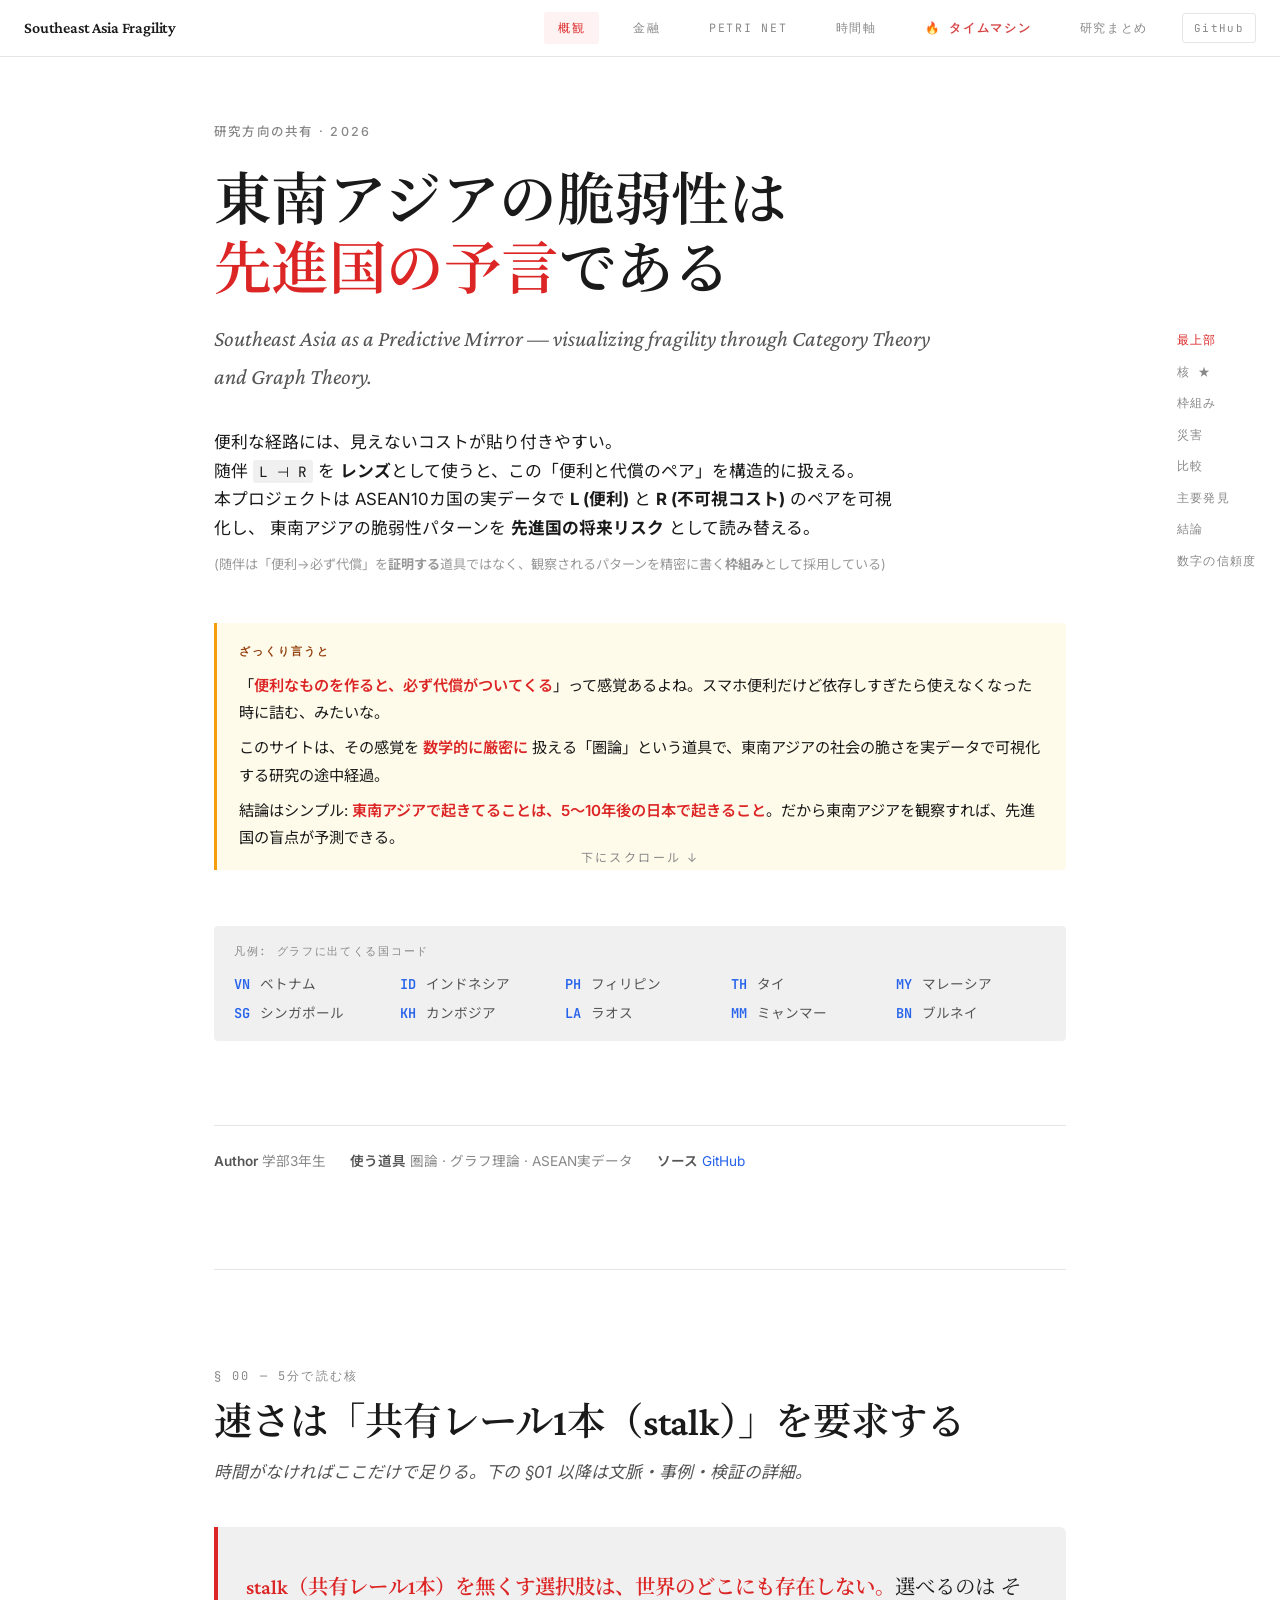
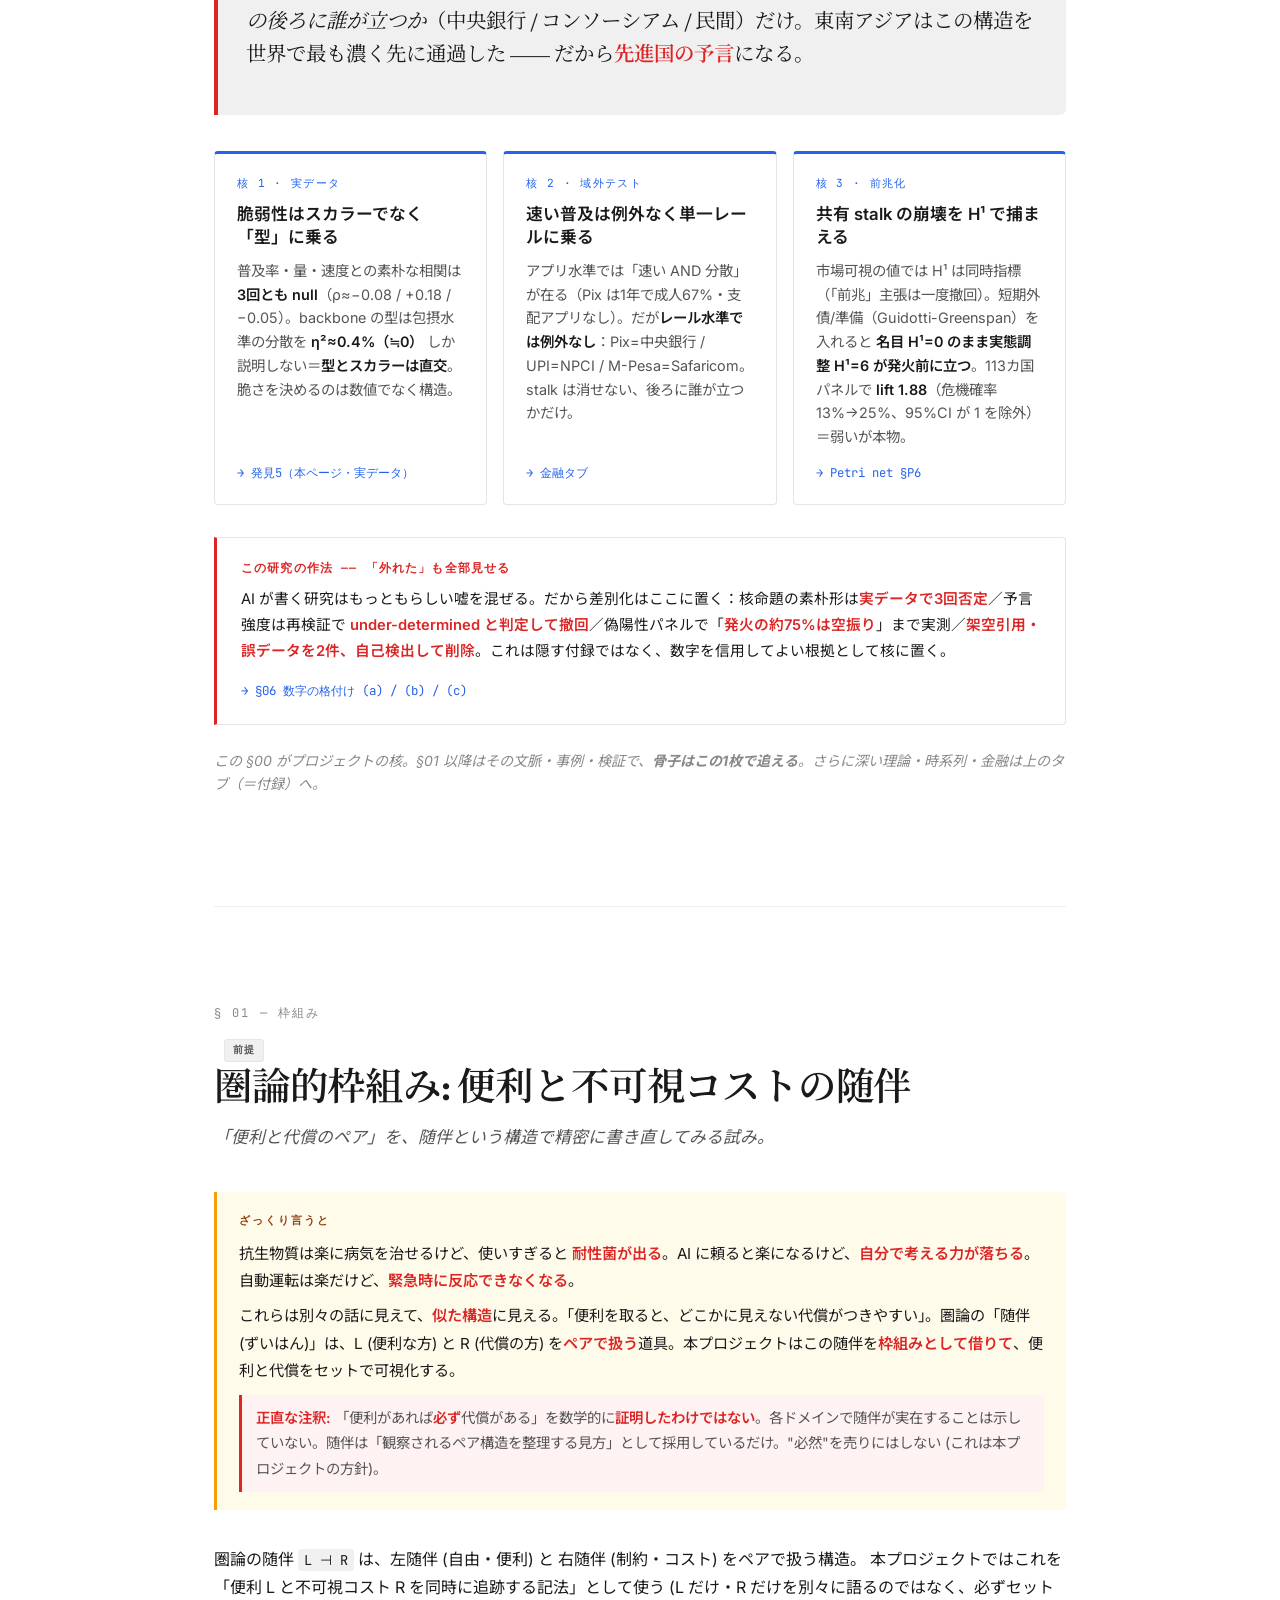
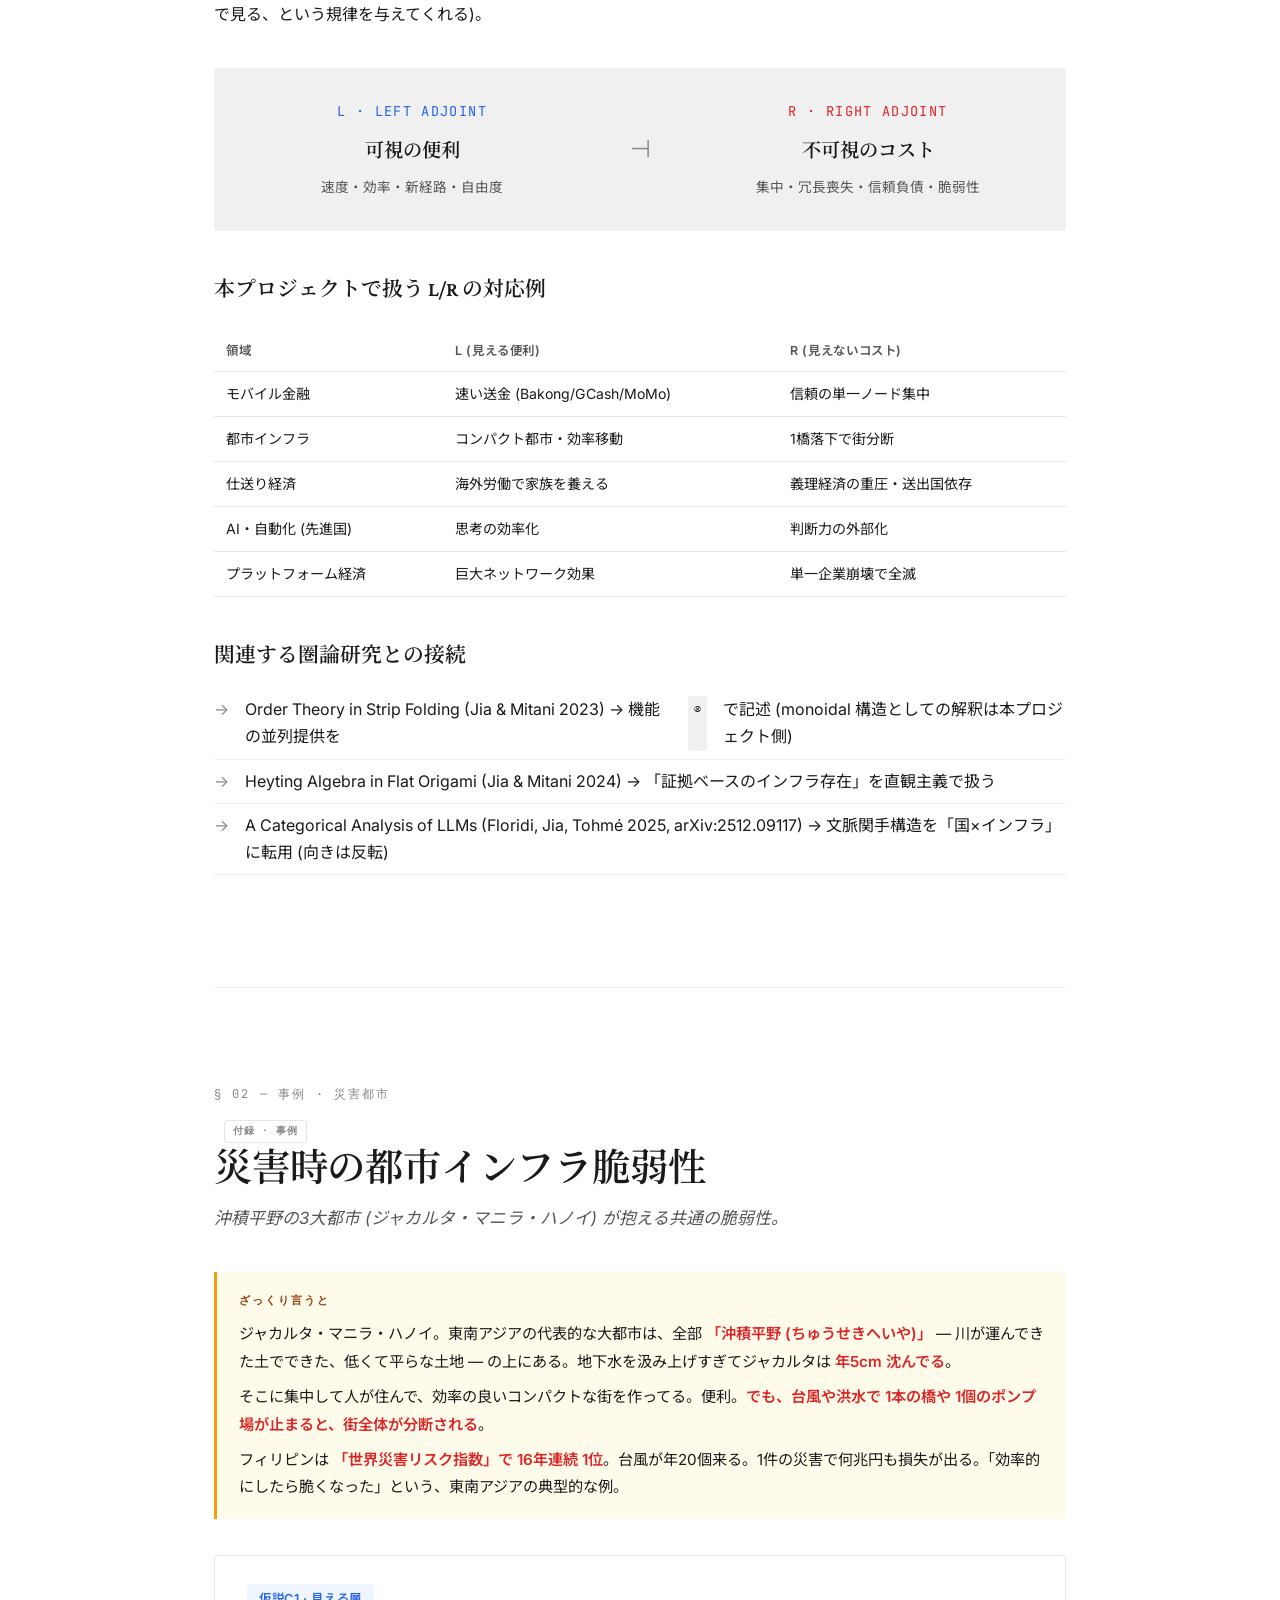
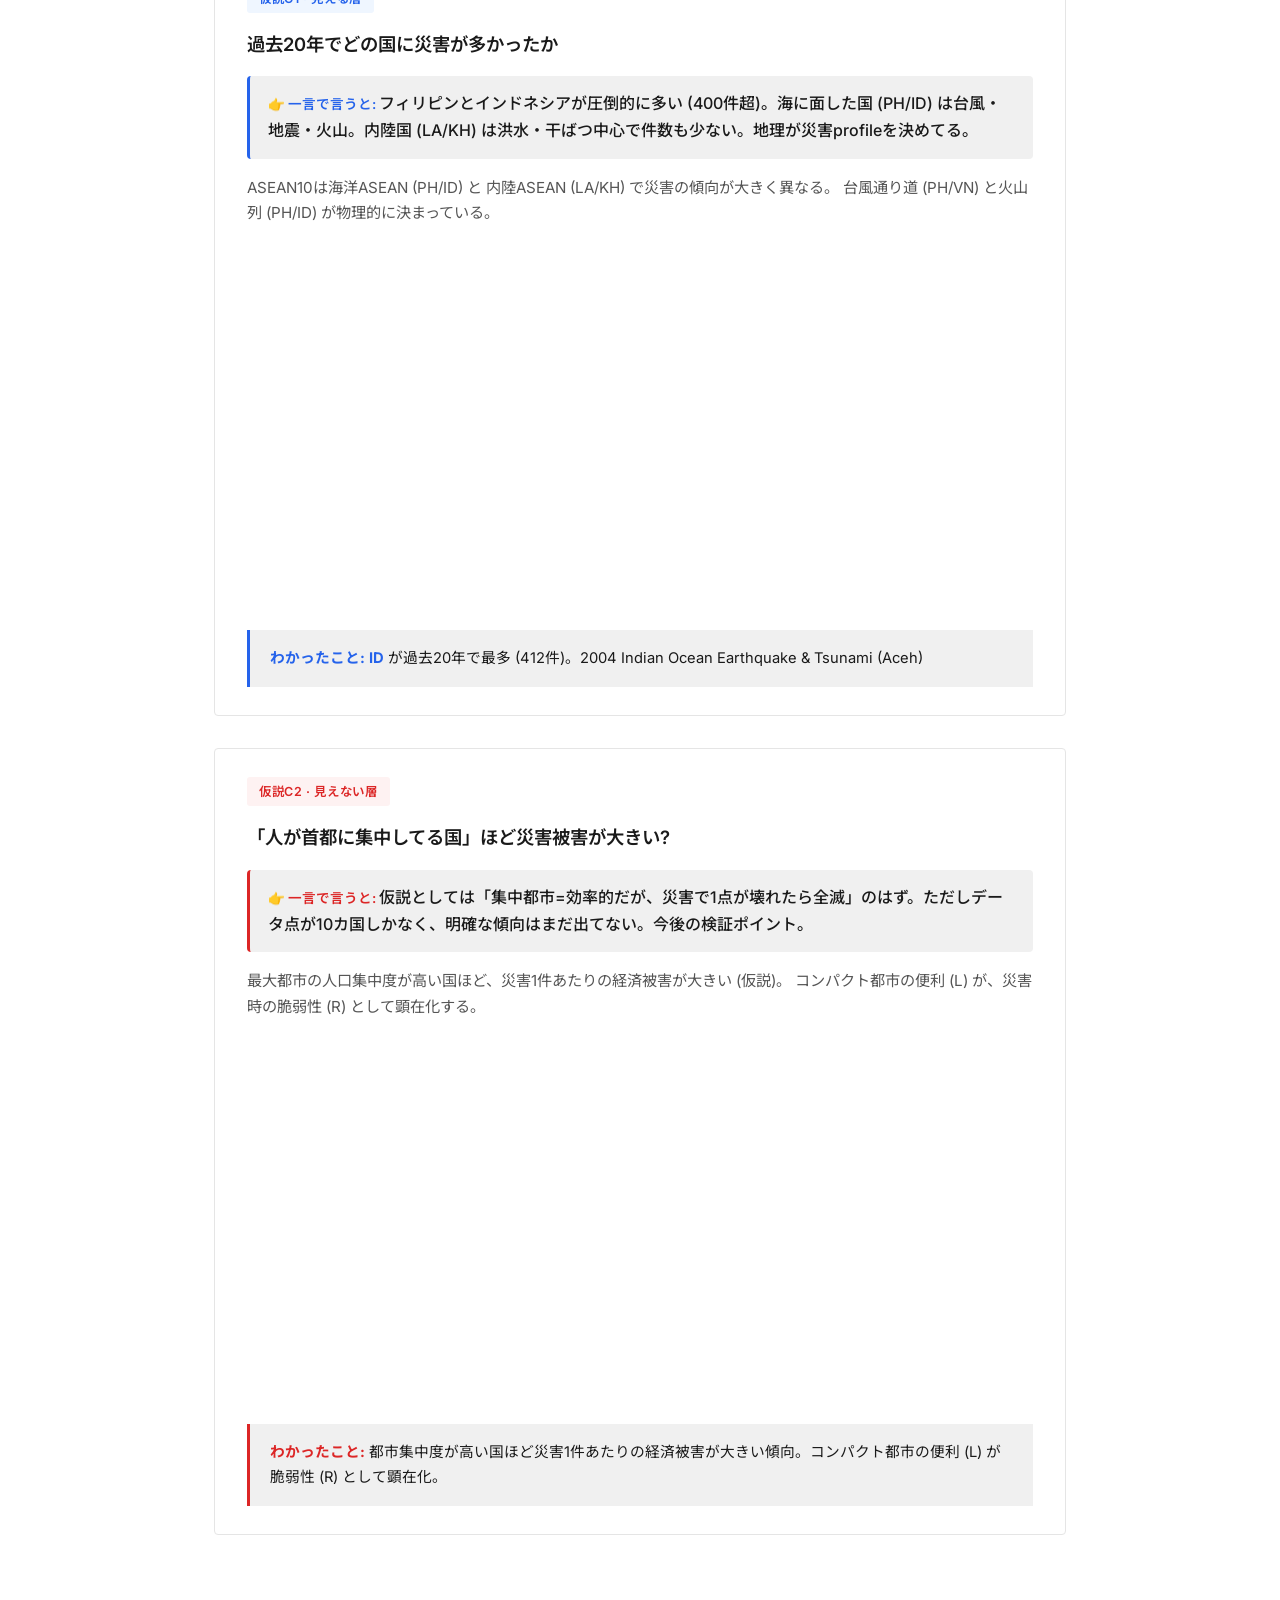
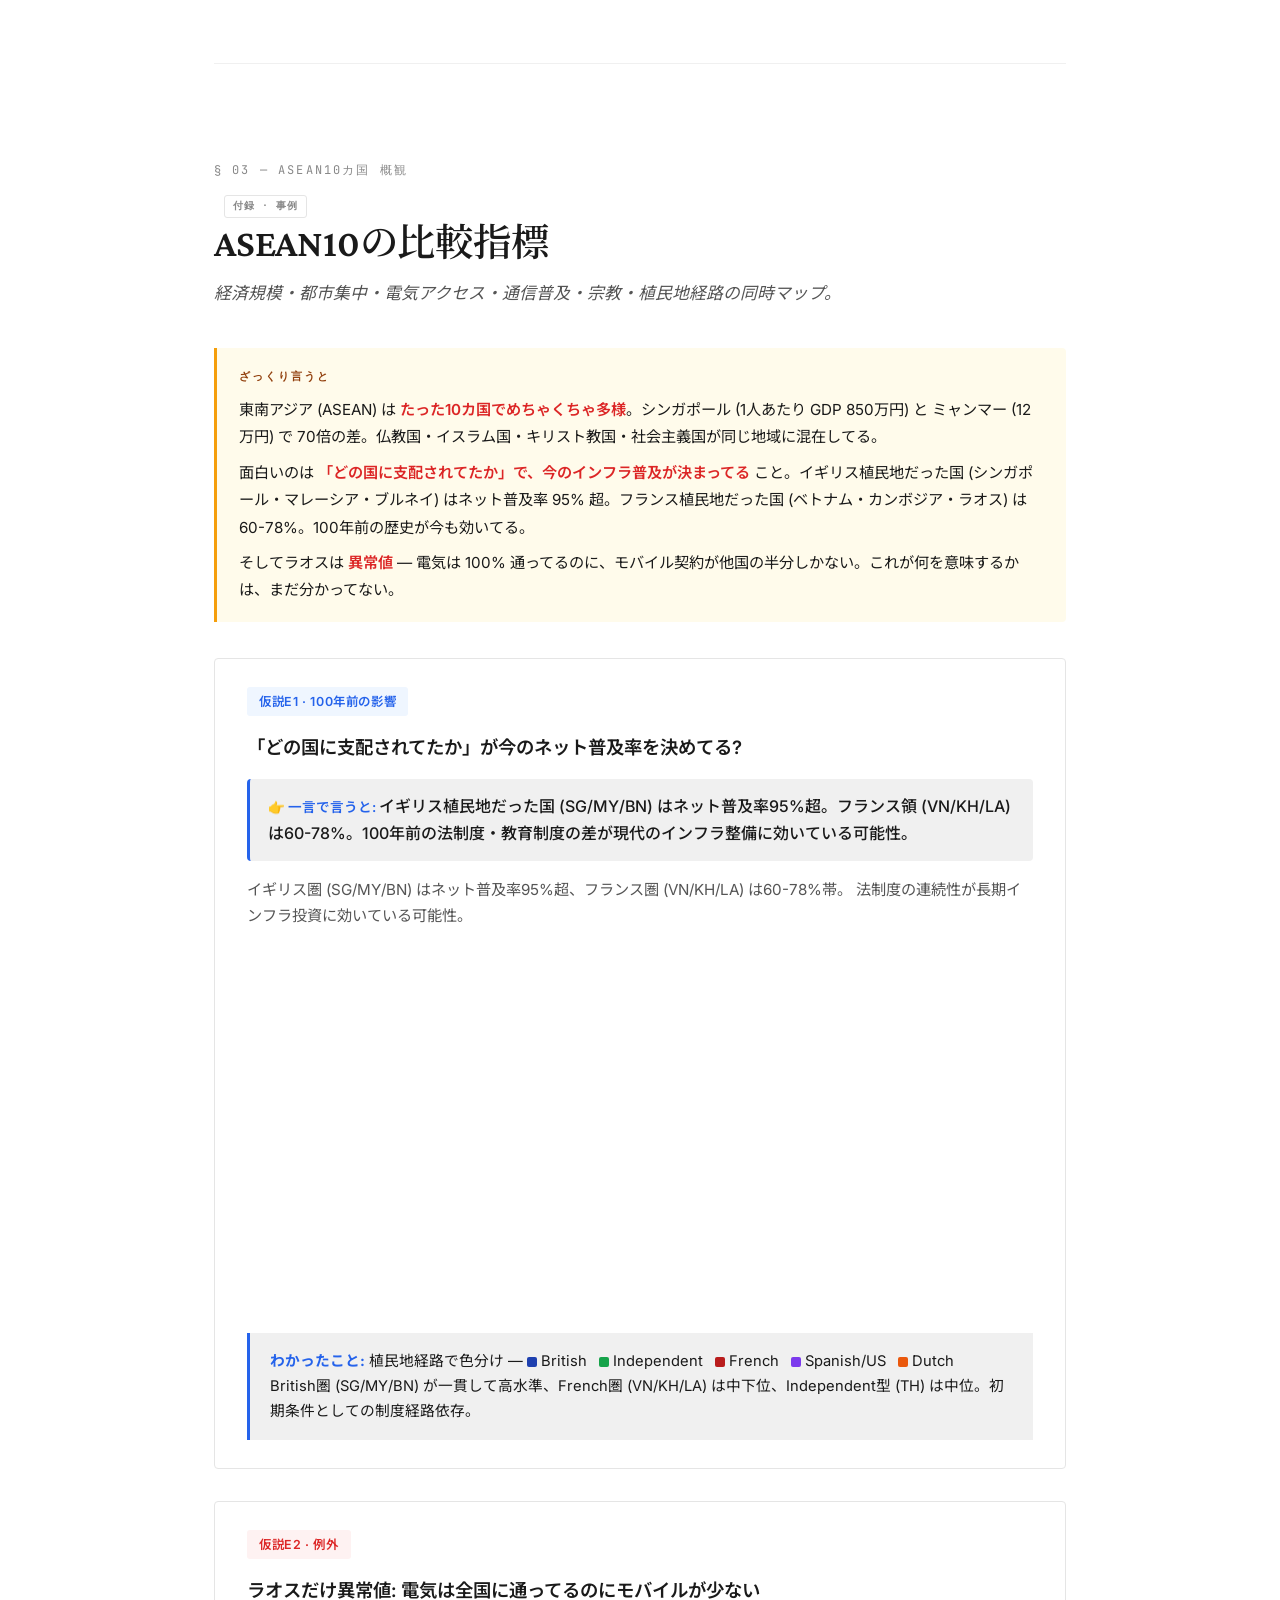
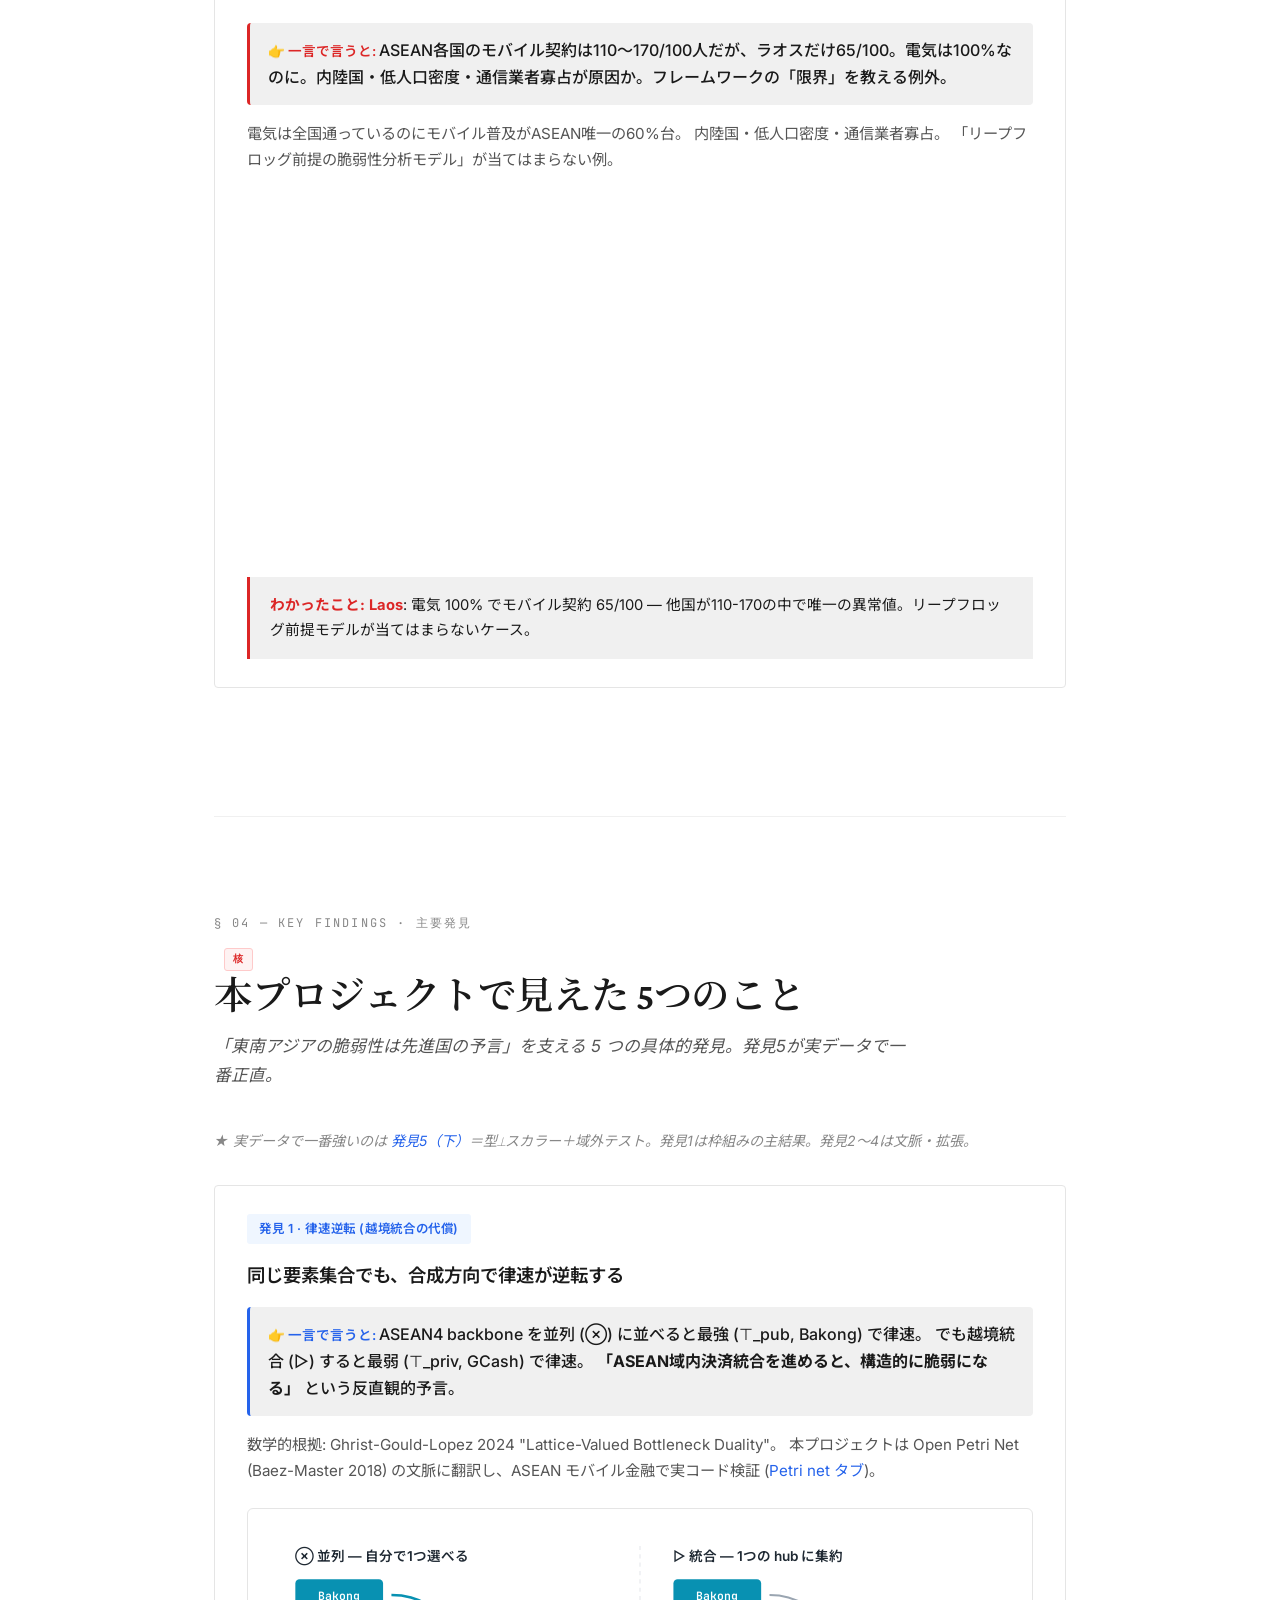
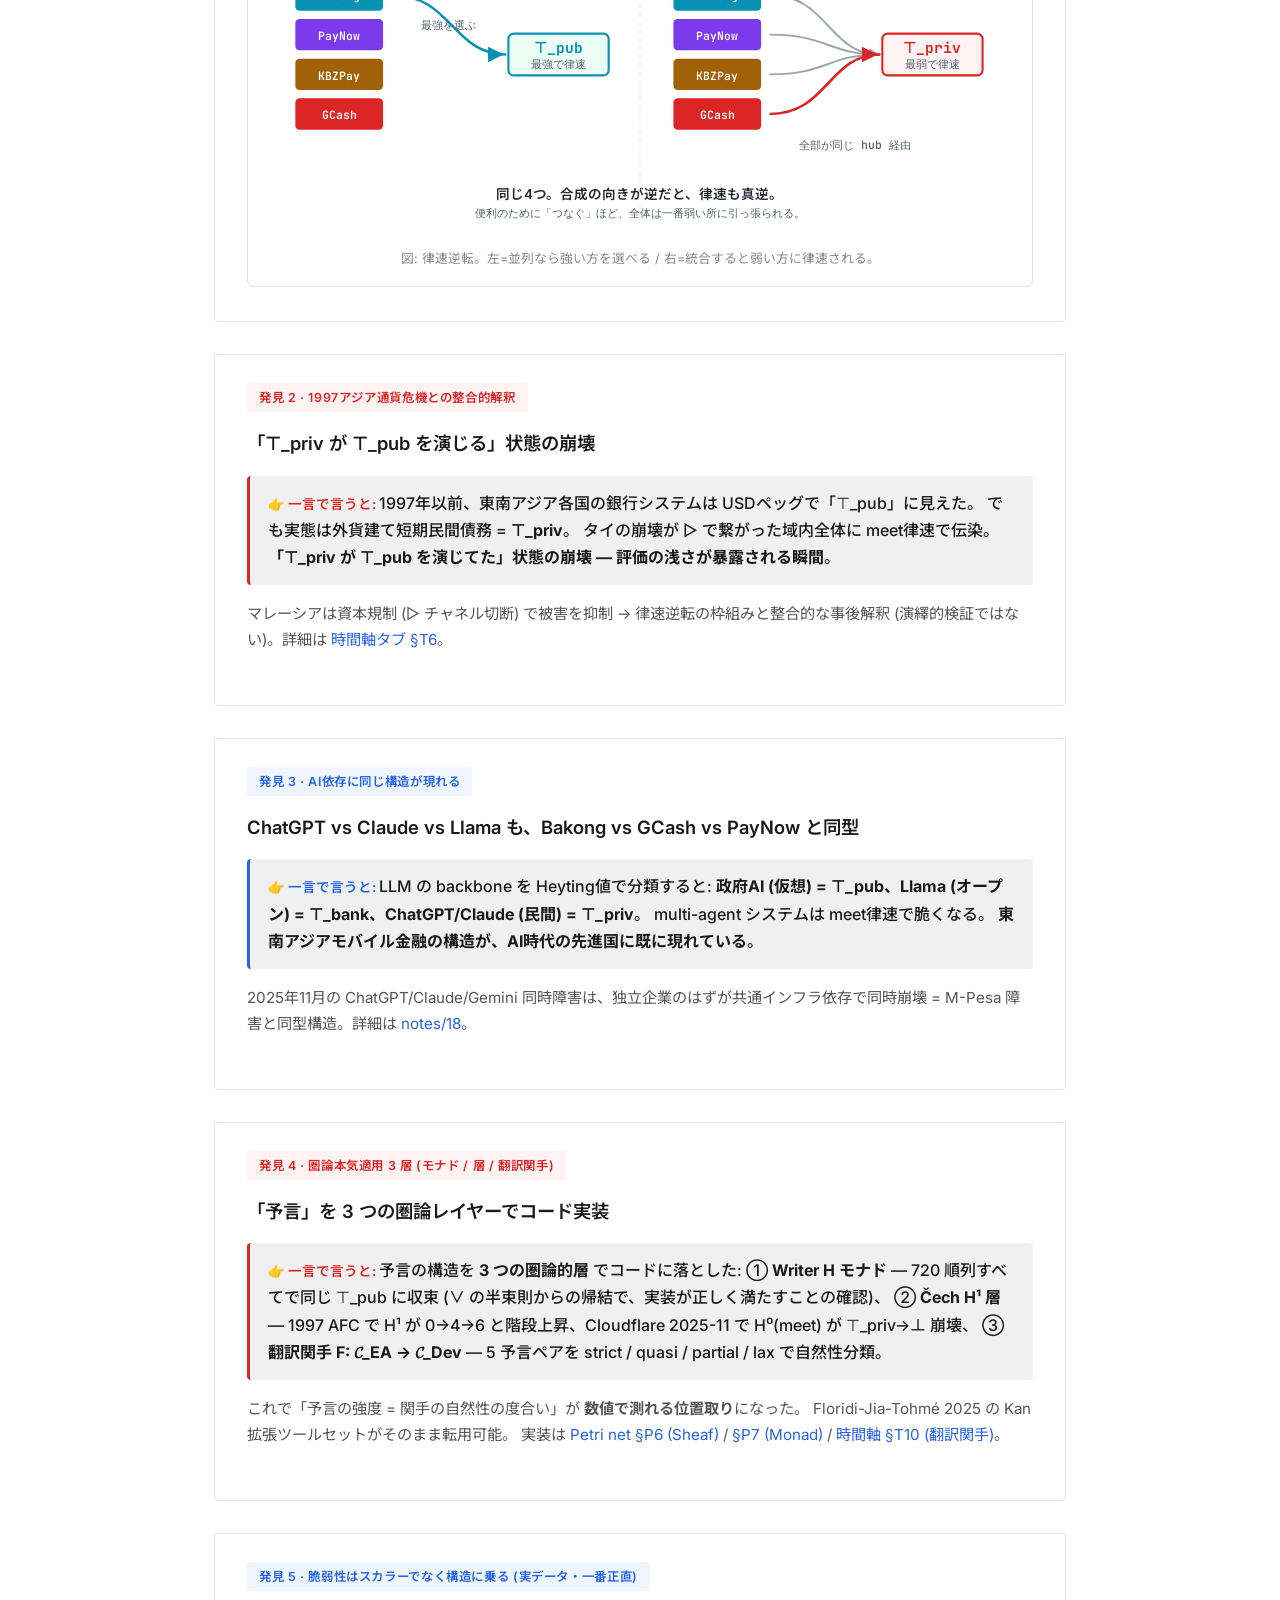
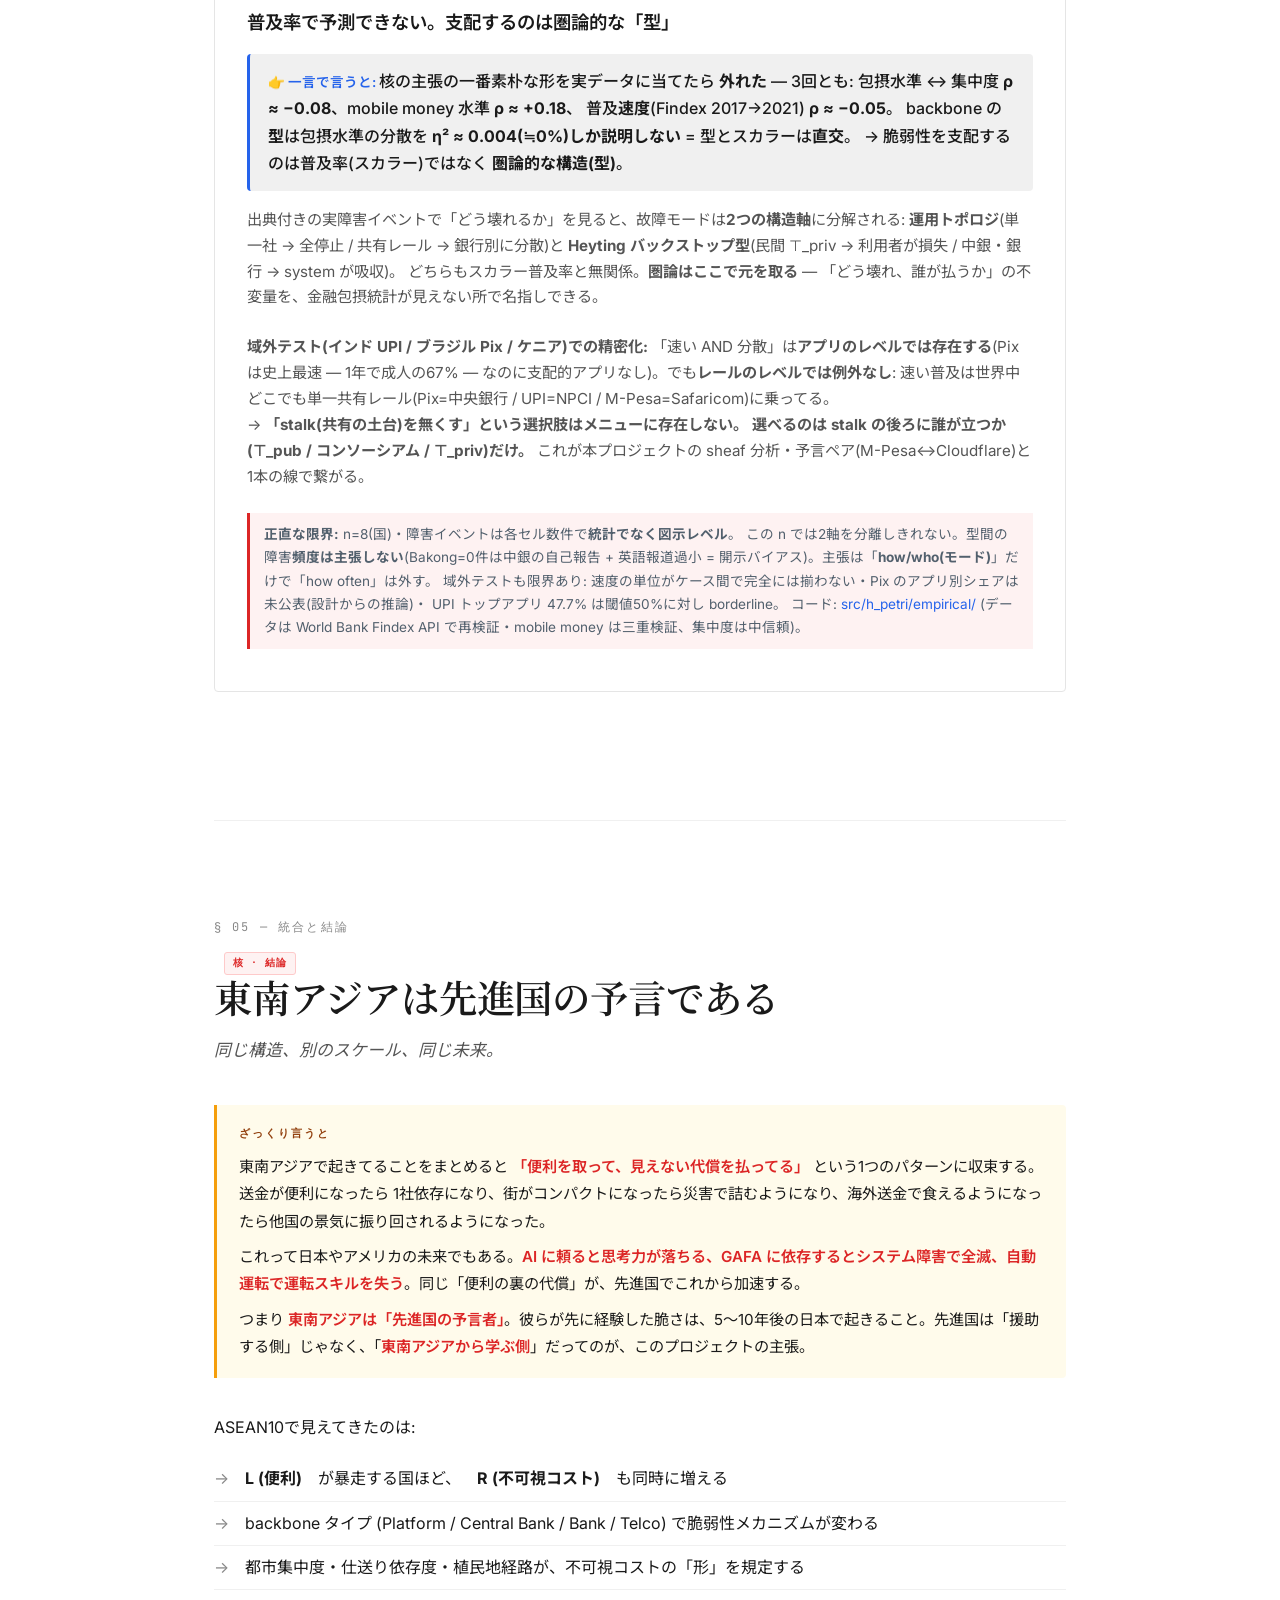
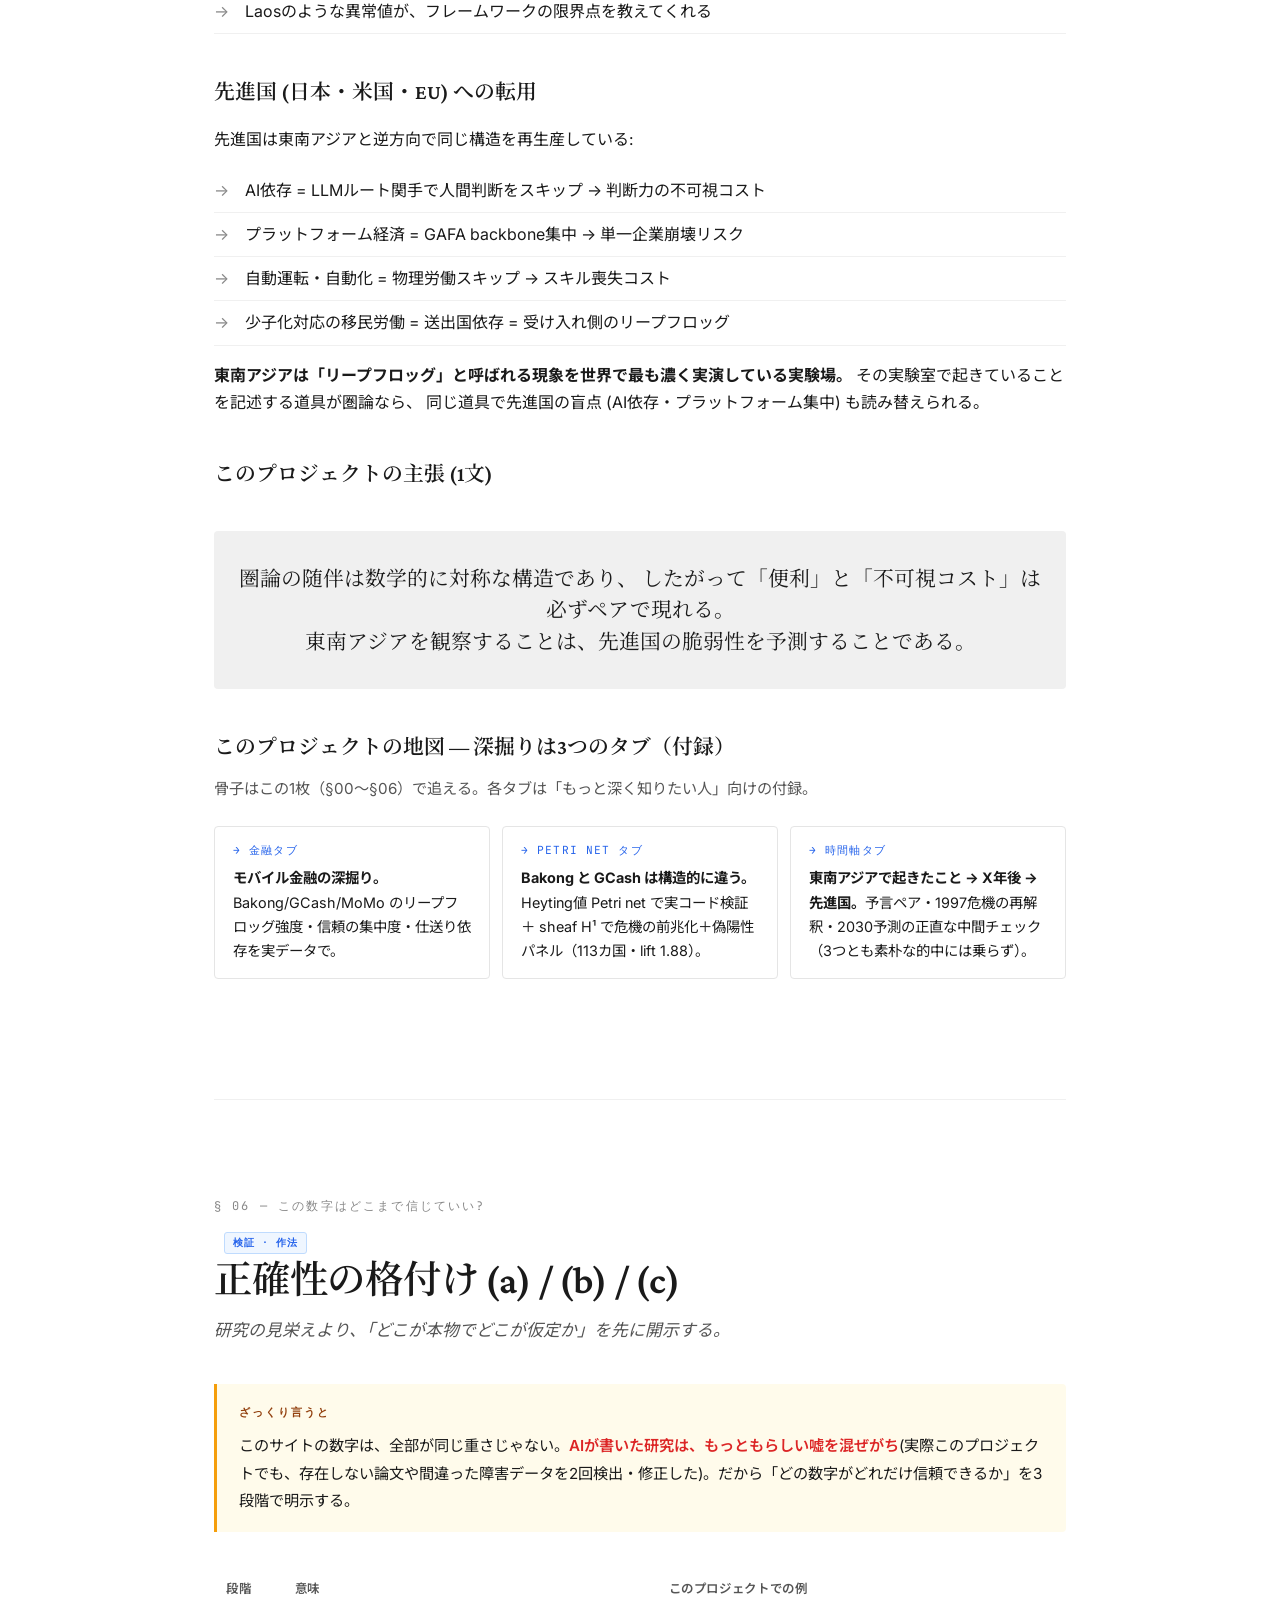
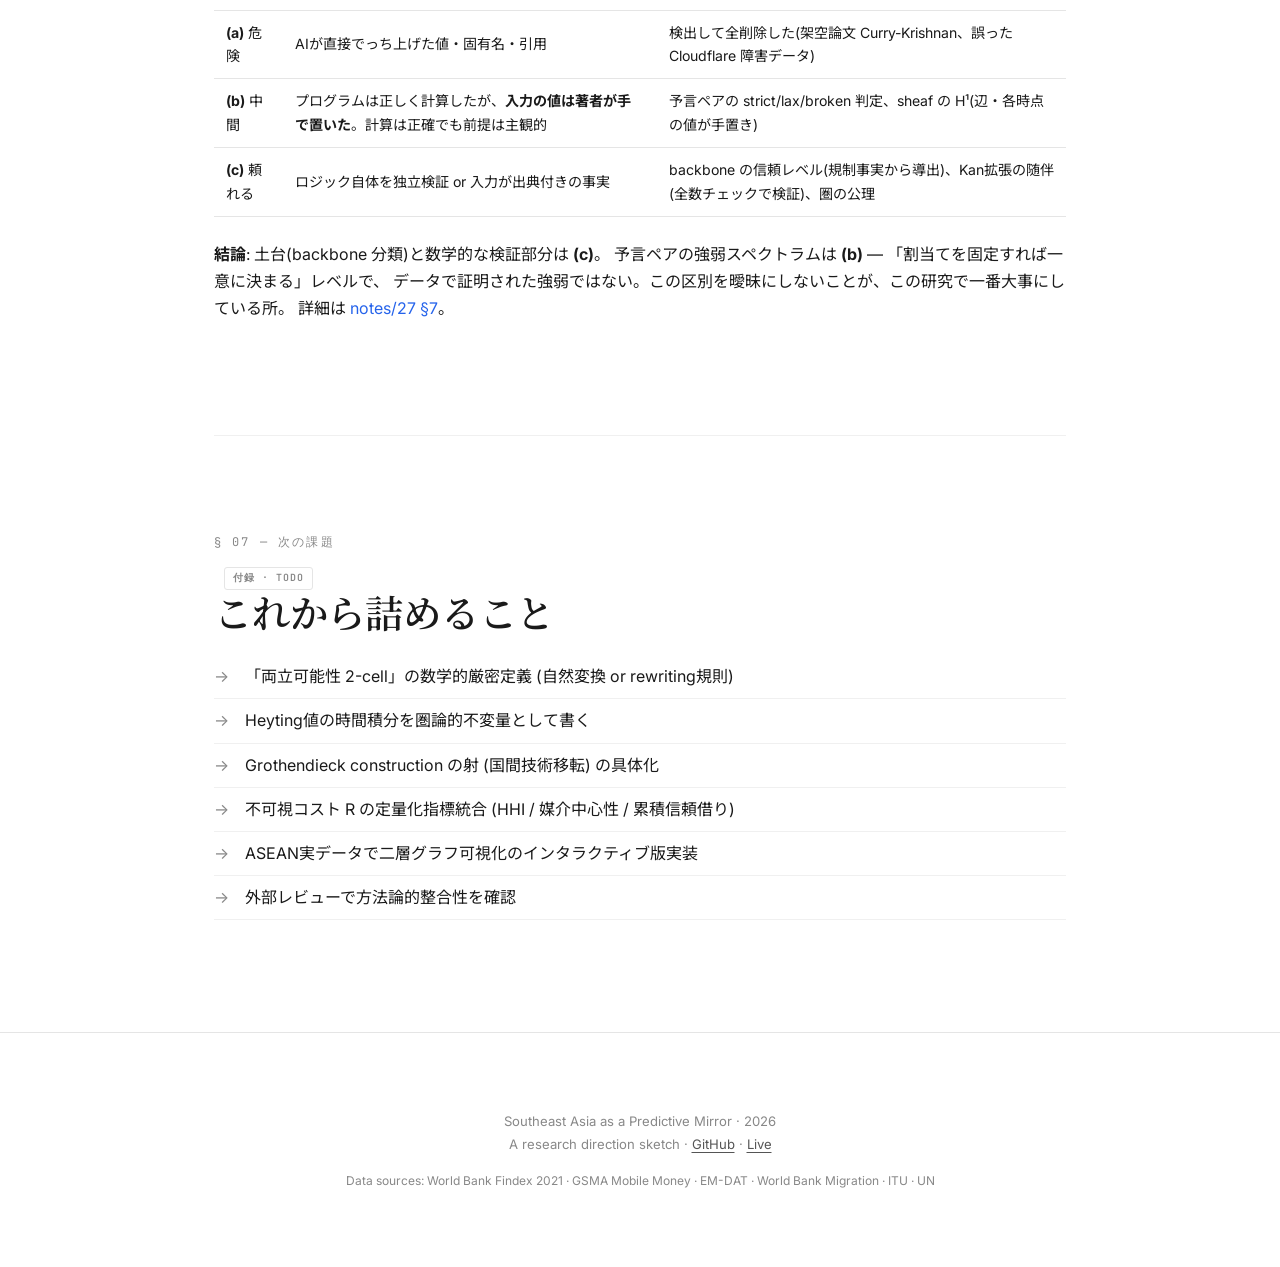
<file: docs/index.html>
<!DOCTYPE html>
<html lang="ja">
<head>
<meta charset="UTF-8">
<meta name="viewport" content="width=device-width, initial-scale=1.0">
<title>Southeast Asia as a Predictive Mirror — 東南アジアの脆弱性は先進国の予言である</title>
<meta name="description" content="圏論×グラフ理論によるASEAN10カ国のリスク構造可視化。「便利と不可視コストの随伴」を実データで検証する研究プロジェクト。">

<link rel="preconnect" href="https://fonts.googleapis.com">
<link rel="preconnect" href="https://fonts.gstatic.com" crossorigin>
<link href="https://fonts.googleapis.com/css2?family=Crimson+Pro:ital,wght@0,400;0,600;1,400&family=Inter:wght@400;500;600&family=JetBrains+Mono:wght@400;500&family=Noto+Sans+JP:wght@400;500;600&family=Noto+Serif+JP:wght@400;600&display=swap" rel="stylesheet">

<link rel="stylesheet" href="style.css">
<script src="vendor/chart.umd.min.js"></script>
</head>
<body>

<nav class="topnav">
  <a href="index.html" class="brand">Southeast Asia Fragility</a>
  <a href="index.html" class="tab active">概観</a>
  <a href="finance.html" class="tab">金融</a>
  <a href="petri.html" class="tab">Petri net</a>
  <a href="temporal.html" class="tab">時間軸</a>
  <a href="timemachine.html" class="tab" style="color:#d64545;font-weight:700">🔥 タイムマシン</a>
  <a href="advisor_brief.html" class="tab">研究まとめ</a>
  <a href="https://github.com/hajimedayo328/southeast-asia-fragility" class="ext" target="_blank">GitHub</a>
</nav>

<nav class="toc">
  <a href="#hero">最上部</a>
  <a href="#core">核 ★</a>
  <a href="#framework">枠組み</a>
  <a href="#disaster">災害</a>
  <a href="#comparison">比較</a>
  <a href="#findings">主要発見</a>
  <a href="#synthesis">結論</a>
  <a href="#honesty">数字の信頼度</a>
</nav>

<main>

<!-- ============ HERO ============ -->
<section class="hero" id="hero">
  <div class="tag">研究方向の共有 · 2026</div>
  <h1>東南アジアの脆弱性は<br><span class="accent">先進国の予言</span>である</h1>
  <p class="subtitle">Southeast Asia as a Predictive Mirror — visualizing fragility through Category Theory and Graph Theory.</p>
  <p class="pitch">
    便利な経路には、見えないコストが貼り付きやすい。<br>
    随伴 <code>L ⊣ R</code> を <strong>レンズ</strong>として使うと、この「便利と代償のペア」を構造的に扱える。<br>
    本プロジェクトは ASEAN10カ国の実データで <strong>L (便利)</strong> と <strong>R (不可視コスト)</strong> のペアを可視化し、
    東南アジアの脆弱性パターンを <strong>先進国の将来リスク</strong> として読み替える。
    <span class="pitch-caveat">(随伴は「便利→必ず代償」を<strong>証明する</strong>道具ではなく、観察されるパターンを精密に書く<strong>枠組み</strong>として採用している)</span>
  </p>
  <div class="plain-jp">
    <p>「<strong>便利なものを作ると、必ず代償がついてくる</strong>」って感覚あるよね。スマホ便利だけど依存しすぎたら使えなくなった時に詰む、みたいな。</p>
    <p>このサイトは、その感覚を <strong>数学的に厳密に</strong> 扱える「圏論」という道具で、東南アジアの社会の脆さを実データで可視化する研究の途中経過。</p>
    <p>結論はシンプル: <strong>東南アジアで起きてることは、5〜10年後の日本で起きること</strong>。だから東南アジアを観察すれば、先進国の盲点が予測できる。</p>
  </div>

  <div class="country-key">
    <div class="key-title">凡例: グラフに出てくる国コード</div>
    <div class="key-grid">
      <span><b>VN</b> ベトナム</span>
      <span><b>ID</b> インドネシア</span>
      <span><b>PH</b> フィリピン</span>
      <span><b>TH</b> タイ</span>
      <span><b>MY</b> マレーシア</span>
      <span><b>SG</b> シンガポール</span>
      <span><b>KH</b> カンボジア</span>
      <span><b>LA</b> ラオス</span>
      <span><b>MM</b> ミャンマー</span>
      <span><b>BN</b> ブルネイ</span>
    </div>
  </div>
  <div class="meta">
    <span><strong>Author</strong> 学部3年生</span>
    <span><strong>使う道具</strong> 圏論 · グラフ理論 · ASEAN実データ</span>
    <span><strong>ソース</strong> <a href="https://github.com/hajimedayo328/southeast-asia-fragility" target="_blank">GitHub</a></span>
  </div>
  <div class="scroll-hint">下にスクロール ↓</div>
</section>

<!-- ============ CORE SPINE (§00) ============ -->
<section id="core">
  <span class="section-num">§ 00 — 5分で読む核</span>
  <h2>速さは「共有レール1本（stalk）」を要求する</h2>
  <p class="lede">時間がなければここだけで足りる。下の §01 以降は文脈・事例・検証の詳細。</p>

  <div class="core-claim">
    <p><strong>stalk（共有レール1本）を無くす選択肢は、世界のどこにも存在しない。</strong>選べるのは <em>その後ろに誰が立つか</em>（中央銀行 / コンソーシアム / 民間）だけ。東南アジアはこの構造を世界で最も濃く先に通過した —— だから<strong>先進国の予言</strong>になる。</p>
  </div>

  <div class="core-results">
    <div class="core-card">
      <div class="core-k">核 1 · 実データ</div>
      <h3>脆弱性はスカラーでなく「型」に乗る</h3>
      <p>普及率・量・速度との素朴な相関は<strong>3回とも null</strong>（ρ≈−0.08 / +0.18 / −0.05）。backbone の型は包摂水準の分散を <strong>η²≈0.4%（≒0）</strong> しか説明しない＝<strong>型とスカラーは直交</strong>。脆さを決めるのは数値でなく構造。</p>
      <a href="#f5">→ 発見5（本ページ・実データ）</a>
    </div>
    <div class="core-card">
      <div class="core-k">核 2 · 域外テスト</div>
      <h3>速い普及は例外なく単一レールに乗る</h3>
      <p>アプリ水準では「速い AND 分散」が在る（Pix は1年で成人67%・支配アプリなし）。だが<strong>レール水準では例外なし</strong>：Pix=中央銀行 / UPI=NPCI / M-Pesa=Safaricom。stalk は消せない、後ろに誰が立つかだけ。</p>
      <a href="finance.html">→ 金融タブ</a>
    </div>
    <div class="core-card">
      <div class="core-k">核 3 · 前兆化</div>
      <h3>共有 stalk の崩壊を H¹ で捕まえる</h3>
      <p>市場可視の値では H¹ は同時指標（「前兆」主張は一度撤回）。短期外債/準備（Guidotti-Greenspan）を入れると <strong>名目 H¹=0 のまま実態調整 H¹=6 が発火前に立つ</strong>。113カ国パネルで <strong>lift 1.88</strong>（危機確率 13%→25%、95%CI が 1 を除外）＝弱いが本物。</p>
      <a href="petri.html#sheaf">→ Petri net §P6</a>
    </div>
  </div>

  <div class="method-honesty">
    <div class="mh-head">この研究の作法 —— 「外れた」も全部見せる</div>
    <p>AI が書く研究はもっともらしい嘘を混ぜる。だから差別化はここに置く：核命題の素朴形は<strong>実データで3回否定</strong>／予言強度は再検証で <strong>under-determined と判定して撤回</strong>／偽陽性パネルで「<strong>発火の約75%は空振り</strong>」まで実測／<strong>架空引用・誤データを2件、自己検出して削除</strong>。これは隠す付録ではなく、数字を信用してよい根拠として核に置く。</p>
    <a href="#honesty">→ §06 数字の格付け (a) / (b) / (c)</a>
  </div>

  <p class="core-route">この §00 がプロジェクトの核。§01 以降はその文脈・事例・検証で、<strong>骨子はこの1枚で追える</strong>。さらに深い理論・時系列・金融は上のタブ（＝付録）へ。</p>
</section>

<!-- ============ FRAMEWORK ============ -->
<section id="framework">
  <span class="section-num">§ 01 — 枠組み</span> <span class="tier context">前提</span>
  <h2>圏論的枠組み: 便利と不可視コストの随伴</h2>
  <p class="lede">「便利と代償のペア」を、随伴という構造で精密に書き直してみる試み。</p>

  <div class="plain-jp">
    <p>抗生物質は楽に病気を治せるけど、使いすぎると <strong>耐性菌が出る</strong>。AI に頼ると楽になるけど、<strong>自分で考える力が落ちる</strong>。自動運転は楽だけど、<strong>緊急時に反応できなくなる</strong>。</p>
    <p>これらは別々の話に見えて、<strong>似た構造</strong>に見える。「便利を取ると、どこかに見えない代償がつきやすい」。圏論の「随伴 (ずいはん)」は、L (便利な方) と R (代償の方) を<strong>ペアで扱う</strong>道具。本プロジェクトはこの随伴を<strong>枠組みとして借りて</strong>、便利と代償をセットで可視化する。</p>
    <p class="caveat"><strong>正直な注釈:</strong> 「便利があれば<strong>必ず</strong>代償がある」を数学的に<strong>証明したわけではない</strong>。各ドメインで随伴が実在することは示していない。随伴は「観察されるペア構造を整理する見方」として採用しているだけ。"必然"を売りにはしない (これは本プロジェクトの方針)。</p>
  </div>

  <p>
    圏論の随伴 <code>L ⊣ R</code> は、左随伴 (自由・便利) と 右随伴 (制約・コスト) をペアで扱う構造。
    本プロジェクトではこれを「便利 L と不可視コスト R を同時に追跡する記法」として使う
    (L だけ・R だけを別々に語るのではなく、必ずセットで見る、という規律を与えてくれる)。
  </p>

  <div class="adjunction">
    <div class="pole L">
      <div class="label">L · LEFT ADJOINT</div>
      <div class="title">可視の便利</div>
      <div class="desc">速度・効率・新経路・自由度</div>
    </div>
    <div class="arrow">⊣</div>
    <div class="pole R">
      <div class="label">R · RIGHT ADJOINT</div>
      <div class="title">不可視のコスト</div>
      <div class="desc">集中・冗長喪失・信頼負債・脆弱性</div>
    </div>
  </div>

  <h3>本プロジェクトで扱う L/R の対応例</h3>
  <table>
    <thead>
      <tr><th>領域</th><th>L (見える便利)</th><th>R (見えないコスト)</th></tr>
    </thead>
    <tbody>
      <tr><td>モバイル金融</td><td>速い送金 (Bakong/GCash/MoMo)</td><td>信頼の単一ノード集中</td></tr>
      <tr><td>都市インフラ</td><td>コンパクト都市・効率移動</td><td>1橋落下で街分断</td></tr>
      <tr><td>仕送り経済</td><td>海外労働で家族を養える</td><td>義理経済の重圧・送出国依存</td></tr>
      <tr><td>AI・自動化 (先進国)</td><td>思考の効率化</td><td>判断力の外部化</td></tr>
      <tr><td>プラットフォーム経済</td><td>巨大ネットワーク効果</td><td>単一企業崩壊で全滅</td></tr>
    </tbody>
  </table>

  <h3>関連する圏論研究との接続</h3>
  <ul class="clean">
    <li>Order Theory in Strip Folding (Jia &amp; Mitani 2023) → 機能の並列提供を <code>⊗</code> で記述 (monoidal 構造としての解釈は本プロジェクト側)</li>
    <li>Heyting Algebra in Flat Origami (Jia &amp; Mitani 2024) → 「証拠ベースのインフラ存在」を直観主義で扱う</li>
    <li>A Categorical Analysis of LLMs (Floridi, Jia, Tohmé 2025, arXiv:2512.09117) → 文脈関手構造を「国×インフラ」に転用 (向きは反転)</li>
  </ul>
</section>

<!-- ============ DISASTER ============ -->
<section id="disaster">
  <span class="section-num">§ 02 — 事例 · 災害都市</span> <span class="tier appendix">付録 · 事例</span>
  <h2>災害時の都市インフラ脆弱性</h2>
  <p class="lede">沖積平野の3大都市 (ジャカルタ・マニラ・ハノイ) が抱える共通の脆弱性。</p>

  <div class="plain-jp">
    <p>ジャカルタ・マニラ・ハノイ。東南アジアの代表的な大都市は、全部 <strong>「沖積平野 (ちゅうせきへいや)」</strong> — 川が運んできた土でできた、低くて平らな土地 — の上にある。地下水を汲み上げすぎてジャカルタは <strong>年5cm 沈んでる</strong>。</p>
    <p>そこに集中して人が住んで、効率の良いコンパクトな街を作ってる。便利。<strong>でも、台風や洪水で 1本の橋や 1個のポンプ場が止まると、街全体が分断される</strong>。</p>
    <p>フィリピンは <strong>「世界災害リスク指数」で 16年連続 1位</strong>。台風が年20個来る。1件の災害で何兆円も損失が出る。「効率的にしたら脆くなった」という、東南アジアの典型的な例。</p>
  </div>

  <div class="hypothesis">
    <span class="hyp-id">仮説C1 · 見える層</span>
    <h3>過去20年でどの国に災害が多かったか</h3>
    <p class="punchline">
      フィリピンとインドネシアが圧倒的に多い (400件超)。海に面した国 (PH/ID) は台風・地震・火山。内陸国 (LA/KH) は洪水・干ばつ中心で件数も少ない。地理が災害profileを決めてる。
    </p>
    <p class="claim">
      ASEAN10は海洋ASEAN (PH/ID) と 内陸ASEAN (LA/KH) で災害の傾向が大きく異なる。
      台風通り道 (PH/VN) と火山列 (PH/ID) が物理的に決まっている。
    </p>
    <div class="chart-box"><canvas id="chart-C1"></canvas></div>
    <div class="finding"><strong>わかったこと:</strong> <span id="finding-C1">データ読込中...</span></div>
  </div>

  <div class="hypothesis shadow">
    <span class="hyp-id">仮説C2 · 見えない層</span>
    <h3>「人が首都に集中してる国」ほど災害被害が大きい?</h3>
    <p class="punchline">
      仮説としては「集中都市=効率的だが、災害で1点が壊れたら全滅」のはず。ただしデータ点が10カ国しかなく、明確な傾向はまだ出てない。今後の検証ポイント。
    </p>
    <p class="claim">
      最大都市の人口集中度が高い国ほど、災害1件あたりの経済被害が大きい (仮説)。
      コンパクト都市の便利 (L) が、災害時の脆弱性 (R) として顕在化する。
    </p>
    <div class="chart-box"><canvas id="chart-C2"></canvas></div>
    <div class="finding"><strong>わかったこと:</strong> <span id="finding-C2">データ読込中...</span></div>
  </div>
</section>

<!-- ============ COMPARISON ============ -->
<section id="comparison">
  <span class="section-num">§ 03 — ASEAN10カ国 概観</span> <span class="tier appendix">付録 · 事例</span>
  <h2>ASEAN10の比較指標</h2>
  <p class="lede">経済規模・都市集中・電気アクセス・通信普及・宗教・植民地経路の同時マップ。</p>

  <div class="plain-jp">
    <p>東南アジア (ASEAN) は <strong>たった10カ国でめちゃくちゃ多様</strong>。シンガポール (1人あたり GDP 850万円) と ミャンマー (12万円) で 70倍の差。仏教国・イスラム国・キリスト教国・社会主義国が同じ地域に混在してる。</p>
    <p>面白いのは <strong>「どの国に支配されてたか」で、今のインフラ普及が決まってる</strong> こと。イギリス植民地だった国 (シンガポール・マレーシア・ブルネイ) はネット普及率 95% 超。フランス植民地だった国 (ベトナム・カンボジア・ラオス) は 60-78%。100年前の歴史が今も効いてる。</p>
    <p>そしてラオスは <strong>異常値</strong> — 電気は 100% 通ってるのに、モバイル契約が他国の半分しかない。これが何を意味するかは、まだ分かってない。</p>
  </div>

  <div class="hypothesis">
    <span class="hyp-id">仮説E1 · 100年前の影響</span>
    <h3>「どの国に支配されてたか」が今のネット普及率を決めてる?</h3>
    <p class="punchline">
      イギリス植民地だった国 (SG/MY/BN) はネット普及率95%超。フランス領 (VN/KH/LA) は60-78%。100年前の法制度・教育制度の差が現代のインフラ整備に効いている可能性。
    </p>
    <p class="claim">
      イギリス圏 (SG/MY/BN) はネット普及率95%超、フランス圏 (VN/KH/LA) は60-78%帯。
      法制度の連続性が長期インフラ投資に効いている可能性。
    </p>
    <div class="chart-box"><canvas id="chart-E1"></canvas></div>
    <div class="finding"><strong>わかったこと:</strong> <span id="finding-E1">データ読込中...</span></div>
  </div>

  <div class="hypothesis shadow">
    <span class="hyp-id">仮説E2 · 例外</span>
    <h3>ラオスだけ異常値: 電気は全国に通ってるのにモバイルが少ない</h3>
    <p class="punchline">
      ASEAN各国のモバイル契約は110〜170/100人だが、ラオスだけ65/100。電気は100%なのに。内陸国・低人口密度・通信業者寡占が原因か。フレームワークの「限界」を教える例外。
    </p>
    <p class="claim">
      電気は全国通っているのにモバイル普及がASEAN唯一の60%台。
      内陸国・低人口密度・通信業者寡占。
      「リープフロッグ前提の脆弱性分析モデル」が当てはまらない例。
    </p>
    <div class="chart-box"><canvas id="chart-E2"></canvas></div>
    <div class="finding"><strong>わかったこと:</strong> <span id="finding-E2">データ読込中...</span></div>
  </div>
</section>

<!-- ============ KEY FINDINGS ============ -->
<section id="findings">
  <span class="section-num">§ 04 — KEY FINDINGS · 主要発見</span> <span class="tier core">核</span>
  <h2>本プロジェクトで見えた 5つのこと</h2>
  <p class="lede">「東南アジアの脆弱性は先進国の予言」を支える 5 つの具体的発見。発見5が実データで一番正直。</p>
  <p class="core-route">★ 実データで一番強いのは <a href="#f5">発見5（下）</a>＝型⟂スカラー＋域外テスト。発見1は枠組みの主結果。発見2〜4は文脈・拡張。</p>

  <div class="hypothesis">
    <span class="hyp-id">発見 1 · 律速逆転 (越境統合の代償)</span>
    <h3>同じ要素集合でも、合成方向で律速が逆転する</h3>
    <p class="punchline">
      ASEAN4 backbone を並列 (⊗) に並べると最強 (⊤_pub, Bakong) で律速。
      でも越境統合 (▷) すると最弱 (⊤_priv, GCash) で律速。
      <strong>「ASEAN域内決済統合を進めると、構造的に脆弱になる」</strong> という反直観的予言。
    </p>
    <p class="claim">
      数学的根拠: Ghrist-Gould-Lopez 2024 "Lattice-Valued Bottleneck Duality"。
      本プロジェクトは Open Petri Net (Baez-Master 2018) の文脈に翻訳し、ASEAN モバイル金融で実コード検証 (<a href="petri.html">Petri net タブ</a>)。
    </p>

    <figure class="concept-fig">
      <svg viewBox="0 0 720 300" xmlns="http://www.w3.org/2000/svg" role="img"
           aria-label="律速逆転: 並列だと最強で律速、統合だと最弱で律速">
        <style>
          .cf-t  { font: 600 13px 'Inter','Noto Sans JP',sans-serif; fill:#1f2933; }
          .cf-s  { font: 500 11px 'JetBrains Mono',monospace; fill:#52606d; }
          .cf-bb { font: 600 11px 'JetBrains Mono',monospace; fill:#fff; }
          .cf-res{ font: 700 14px 'JetBrains Mono',monospace; }
        </style>
        <!-- divider -->
        <line x1="360" y1="20" x2="360" y2="280" stroke="#e4e7eb" stroke-width="1" stroke-dasharray="4 4"/>

        <!-- LEFT: parallel ⊗ -->
        <text x="30" y="34" class="cf-t">⊗ 並列 — 自分で1つ選べる</text>
        <rect x="30"  y="52" width="84" height="30" rx="4" fill="#0891b2"/><text x="72"  y="72" class="cf-bb" text-anchor="middle">Bakong</text>
        <rect x="30"  y="90" width="84" height="30" rx="4" fill="#7c3aed"/><text x="72"  y="110" class="cf-bb" text-anchor="middle">PayNow</text>
        <rect x="30"  y="128" width="84" height="30" rx="4" fill="#a16207"/><text x="72" y="148" class="cf-bb" text-anchor="middle">KBZPay</text>
        <rect x="30"  y="166" width="84" height="30" rx="4" fill="#dc2626"/><text x="72" y="186" class="cf-bb" text-anchor="middle">GCash</text>
        <!-- pick arrow -->
        <path d="M122 67 C 180 67, 180 124, 232 124" fill="none" stroke="#0891b2" stroke-width="2.5" marker-end="url(#arc)"/>
        <text x="150" y="100" class="cf-s">最強を選ぶ</text>
        <rect x="234" y="104" width="96" height="40" rx="5" fill="#ecfdf5" stroke="#0891b2" stroke-width="2"/>
        <text x="282" y="123" class="cf-res" fill="#0891b2" text-anchor="middle">⊤_pub</text>
        <text x="282" y="137" class="cf-s" text-anchor="middle">最強で律速</text>

        <!-- RIGHT: integrate ▷ -->
        <text x="392" y="34" class="cf-t">▷ 統合 — 1つの hub に集約</text>
        <rect x="392" y="52" width="84" height="30" rx="4" fill="#0891b2"/><text x="434" y="72" class="cf-bb" text-anchor="middle">Bakong</text>
        <rect x="392" y="90" width="84" height="30" rx="4" fill="#7c3aed"/><text x="434" y="110" class="cf-bb" text-anchor="middle">PayNow</text>
        <rect x="392" y="128" width="84" height="30" rx="4" fill="#a16207"/><text x="434" y="148" class="cf-bb" text-anchor="middle">KBZPay</text>
        <rect x="392" y="166" width="84" height="30" rx="4" fill="#dc2626"/><text x="434" y="186" class="cf-bb" text-anchor="middle">GCash</text>
        <!-- funnel all into hub -->
        <path d="M484 67  C 540 67, 540 124, 590 124" fill="none" stroke="#9aa5b1" stroke-width="1.8" marker-end="url(#ar2)"/>
        <path d="M484 105 C 540 105, 540 124, 590 124" fill="none" stroke="#9aa5b1" stroke-width="1.8" marker-end="url(#ar2)"/>
        <path d="M484 143 C 540 143, 540 124, 590 124" fill="none" stroke="#9aa5b1" stroke-width="1.8" marker-end="url(#ar2)"/>
        <path d="M484 181 C 540 181, 540 124, 590 124" fill="none" stroke="#dc2626" stroke-width="2.5" marker-end="url(#ar)"/>
        <text x="512" y="214" class="cf-s">全部が同じ hub 経由</text>
        <rect x="592" y="104" width="96" height="40" rx="5" fill="#fef2f2" stroke="#dc2626" stroke-width="2"/>
        <text x="640" y="123" class="cf-res" fill="#dc2626" text-anchor="middle">⊤_priv</text>
        <text x="640" y="137" class="cf-s" text-anchor="middle">最弱で律速</text>

        <!-- bottom takeaway -->
        <text x="360" y="262" class="cf-t" text-anchor="middle">同じ4つ。合成の向きが逆だと、律速も真逆。</text>
        <text x="360" y="280" class="cf-s" text-anchor="middle">便利のために「つなぐ」ほど、全体は一番弱い所に引っ張られる。</text>

        <defs>
          <marker id="ar" markerWidth="9" markerHeight="9" refX="7" refY="3" orient="auto"><path d="M0,0 L0,6 L6,3 z" fill="#dc2626"/></marker>
          <marker id="arc" markerWidth="9" markerHeight="9" refX="7" refY="3" orient="auto"><path d="M0,0 L0,6 L6,3 z" fill="#0891b2"/></marker>
          <marker id="ar2" markerWidth="8" markerHeight="8" refX="6" refY="3" orient="auto"><path d="M0,0 L0,5 L5,2.5 z" fill="#9aa5b1"/></marker>
        </defs>
      </svg>
      <figcaption>図: 律速逆転。左=並列なら強い方を選べる / 右=統合すると弱い方に律速される。</figcaption>
    </figure>
  </div>

  <div class="hypothesis shadow">
    <span class="hyp-id">発見 2 · 1997アジア通貨危機との整合的解釈</span>
    <h3>「⊤_priv が ⊤_pub を演じる」状態の崩壊</h3>
    <p class="punchline">
      1997年以前、東南アジア各国の銀行システムは USDペッグで「⊤_pub」に見えた。
      でも実態は外貨建て短期民間債務 = <strong>⊤_priv</strong>。
      タイの崩壊が ▷ で繋がった域内全体に meet律速で伝染。
      <strong>「⊤_priv が ⊤_pub を演じてた」状態の崩壊 — 評価の浅さが暴露される瞬間</strong>。
    </p>
    <p class="claim">
      マレーシアは資本規制 (▷ チャネル切断) で被害を抑制 → 律速逆転の枠組みと整合的な事後解釈 (演繹的検証ではない)。詳細は <a href="temporal.html#crisis-1997">時間軸タブ §T6</a>。
    </p>
  </div>

  <div class="hypothesis">
    <span class="hyp-id">発見 3 · AI依存に同じ構造が現れる</span>
    <h3>ChatGPT vs Claude vs Llama も、Bakong vs GCash vs PayNow と同型</h3>
    <p class="punchline">
      LLM の backbone を Heyting値で分類すると:
      <strong>政府AI (仮想) = ⊤_pub、Llama (オープン) = ⊤_bank、ChatGPT/Claude (民間) = ⊤_priv</strong>。
      multi-agent システムは meet律速で脆くなる。
      <strong>東南アジアモバイル金融の構造が、AI時代の先進国に既に現れている</strong>。
    </p>
    <p class="claim">
      2025年11月の ChatGPT/Claude/Gemini 同時障害は、独立企業のはずが共通インフラ依存で同時崩壊 = M-Pesa 障害と同型構造。詳細は <a href="https://github.com/hajimedayo328/southeast-asia-fragility/blob/main/notes/18_universal_isomorphism.md">notes/18</a>。
    </p>
  </div>

  <div class="hypothesis shadow">
    <span class="hyp-id">発見 4 · 圏論本気適用 3 層 (モナド / 層 / 翻訳関手)</span>
    <h3>「予言」を 3 つの圏論レイヤーでコード実装</h3>
    <p class="punchline">
      予言の構造を <strong>3 つの圏論的層</strong> でコードに落とした:
      ① <strong>Writer H モナド</strong> — 720 順列すべてで同じ ⊤_pub に収束 (∨ の半束則からの帰結で、実装が正しく満たすことの確認)、
      ② <strong>Čech H¹ 層</strong> — 1997 AFC で H¹ が 0→4→6 と階段上昇、Cloudflare 2025-11 で H⁰(meet) が ⊤_priv→⊥ 崩壊、
      ③ <strong>翻訳関手 F: 𝓒_EA → 𝓒_Dev</strong> — 5 予言ペアを strict / quasi / partial / lax で自然性分類。
    </p>
    <p class="claim">
      これで「予言の強度 = 関手の自然性の度合い」が <strong>数値で測れる位置取り</strong>になった。
      Floridi-Jia-Tohmé 2025 の Kan 拡張ツールセットがそのまま転用可能。
      実装は <a href="petri.html#sheaf">Petri net §P6 (Sheaf)</a> / <a href="petri.html#monad">§P7 (Monad)</a> /
      <a href="temporal.html#translation-functor">時間軸 §T10 (翻訳関手)</a>。
    </p>
  </div>

  <div class="hypothesis" id="f5">
    <span class="hyp-id">発見 5 · 脆弱性はスカラーでなく構造に乗る (実データ・一番正直)</span>
    <h3>普及率で予測できない。支配するのは圏論的な「型」</h3>
    <p class="punchline">
      核の主張の一番素朴な形を実データに当てたら <strong>外れた</strong> — 3回とも:
      包摂水準 ↔ 集中度 <strong>ρ ≈ −0.08</strong>、mobile money 水準 <strong>ρ ≈ +0.18</strong>、
      普及<strong>速度</strong>(Findex 2017→2021) <strong>ρ ≈ −0.05</strong>。
      backbone の<strong>型</strong>は包摂水準の分散を <strong>η² ≈ 0.004(≒0%)しか説明しない</strong>
      = 型とスカラーは<strong>直交</strong>。
      → 脆弱性を支配するのは普及率(スカラー)ではなく <strong>圏論的な構造(型)</strong>。
    </p>
    <p class="claim">
      出典付きの実障害イベントで「どう壊れるか」を見ると、故障モードは<strong>2つの構造軸</strong>に分解される:
      <strong>運用トポロジ</strong>(単一社 → 全停止 / 共有レール → 銀行別に分散)と
      <strong>Heyting バックストップ型</strong>(民間 ⊤_priv → 利用者が損失 / 中銀・銀行 → system が吸収)。
      どちらもスカラー普及率と無関係。<strong>圏論はここで元を取る</strong> —
      「どう壊れ、誰が払うか」の不変量を、金融包摂統計が見えない所で名指しできる。
    </p>
    <p class="claim">
      <strong>域外テスト(インド UPI / ブラジル Pix / ケニア)での精密化:</strong>
      「速い AND 分散」は<strong>アプリのレベルでは存在する</strong>(Pix は史上最速 —
      1年で成人の67% — なのに支配的アプリなし)。でも<strong>レールのレベルでは例外なし</strong>:
      速い普及は世界中どこでも単一共有レール(Pix=中央銀行 / UPI=NPCI / M-Pesa=Safaricom)に乗ってる。
      <br>→ <strong>「stalk(共有の土台)を無くす」という選択肢はメニューに存在しない。
      選べるのは stalk の後ろに誰が立つか(⊤_pub / コンソーシアム / ⊤_priv)だけ。</strong>
      これが本プロジェクトの sheaf 分析・予言ペア(M-Pesa↔Cloudflare)と1本の線で繋がる。
    </p>
    <p class="caveat" style="background:#fef2f2;border-left:3px solid #dc2626;padding:10px 14px;font-size:0.85rem;color:#52606d;">
      <strong>正直な限界:</strong> n=8(国)・障害イベントは各セル数件で<strong>統計でなく図示レベル</strong>。
      この n では2軸を分離しきれない。型間の障害<strong>頻度は主張しない</strong>(Bakong=0件は中銀の自己報告 +
      英語報道過小 = 開示バイアス)。主張は「<strong>how/who(モード)</strong>」だけで「how often」は外す。
      域外テストも限界あり: 速度の単位がケース間で完全には揃わない・Pix のアプリ別シェアは未公表(設計からの推論)・
      UPI トップアプリ 47.7% は閾値50%に対し borderline。
      コード: <a href="https://github.com/hajimedayo328/southeast-asia-fragility/blob/main/src/h_petri/empirical/" target="_blank">src/h_petri/empirical/</a>
      (データは World Bank Findex API で再検証・mobile money は三重検証、集中度は中信頼)。
    </p>
  </div>
</section>

<!-- ============ SYNTHESIS ============ -->
<section id="synthesis">
  <span class="section-num">§ 05 — 統合と結論</span> <span class="tier core">核 · 結論</span>
  <h2>東南アジアは先進国の予言である</h2>
  <p class="lede">同じ構造、別のスケール、同じ未来。</p>

  <div class="plain-jp">
    <p>東南アジアで起きてることをまとめると <strong>「便利を取って、見えない代償を払ってる」</strong> という1つのパターンに収束する。送金が便利になったら 1社依存になり、街がコンパクトになったら災害で詰むようになり、海外送金で食えるようになったら他国の景気に振り回されるようになった。</p>
    <p>これって日本やアメリカの未来でもある。<strong>AI に頼ると思考力が落ちる、GAFA に依存するとシステム障害で全滅、自動運転で運転スキルを失う</strong>。同じ「便利の裏の代償」が、先進国でこれから加速する。</p>
    <p>つまり <strong>東南アジアは「先進国の予言者」</strong>。彼らが先に経験した脆さは、5〜10年後の日本で起きること。先進国は「援助する側」じゃなく、「<strong>東南アジアから学ぶ側</strong>」だってのが、このプロジェクトの主張。</p>
  </div>

  <p>
    ASEAN10で見えてきたのは:
  </p>

  <ul class="clean">
    <li><strong>L (便利)</strong> が暴走する国ほど、<strong>R (不可視コスト)</strong> も同時に増える</li>
    <li>backbone タイプ (Platform / Central Bank / Bank / Telco) で脆弱性メカニズムが変わる</li>
    <li>都市集中度・仕送り依存度・植民地経路が、不可視コストの「形」を規定する</li>
    <li>Laosのような異常値が、フレームワークの限界点を教えてくれる</li>
  </ul>

  <h3>先進国 (日本・米国・EU) への転用</h3>
  <p>
    先進国は東南アジアと逆方向で同じ構造を再生産している:
  </p>

  <ul class="clean">
    <li>AI依存 = LLMルート関手で人間判断をスキップ → 判断力の不可視コスト</li>
    <li>プラットフォーム経済 = GAFA backbone集中 → 単一企業崩壊リスク</li>
    <li>自動運転・自動化 = 物理労働スキップ → スキル喪失コスト</li>
    <li>少子化対応の移民労働 = 送出国依存 = 受け入れ側のリープフロッグ</li>
  </ul>

  <p>
    <strong>東南アジアは「リープフロッグ」と呼ばれる現象を世界で最も濃く実演している実験場。</strong>
    その実験室で起きていることを記述する道具が圏論なら、
    同じ道具で先進国の盲点 (AI依存・プラットフォーム集中) も読み替えられる。
  </p>

  <h3>このプロジェクトの主張 (1文)</h3>
  <div class="adjunction">
    <div style="grid-column: 1 / -1; text-align: center;">
      <p style="font-family: var(--serif); font-size: 1.3rem; line-height: 1.5; margin: 0;">
        圏論の随伴は数学的に対称な構造であり、
        したがって「便利」と「不可視コスト」は必ずペアで現れる。<br>
        東南アジアを観察することは、先進国の脆弱性を予測することである。
      </p>
    </div>
  </div>

  <h3>このプロジェクトの地図 — 深掘りは3つのタブ（付録）</h3>
  <p style="color:var(--fg-sub);margin:0 0 20px 0;font-size:0.95rem;">骨子はこの1枚（§00〜§06）で追える。各タブは「もっと深く知りたい人」向けの付録。</p>
  <div class="note-link-grid">
    <a href="finance.html">
      <div class="id">→ 金融タブ</div>
      <div class="title"><strong>モバイル金融の深掘り。</strong>Bakong/GCash/MoMo のリープフロッグ強度・信頼の集中度・仕送り依存を実データで。</div>
    </a>
    <a href="petri.html">
      <div class="id">→ PETRI NET タブ</div>
      <div class="title"><strong>Bakong と GCash は構造的に違う。</strong>Heyting値 Petri net で実コード検証＋ sheaf H¹ で危機の前兆化＋偽陽性パネル（113カ国・lift 1.88）。</div>
    </a>
    <a href="temporal.html">
      <div class="id">→ 時間軸タブ</div>
      <div class="title"><strong>東南アジアで起きたこと → X年後 → 先進国。</strong>予言ペア・1997危機の再解釈・2030予測の正直な中間チェック（3つとも素朴な的中には乗らず）。</div>
    </a>
  </div>
</section>

<!-- ============ HONESTY / DATA QUALITY ============ -->
<section id="honesty">
  <span class="section-num">§ 06 — この数字はどこまで信じていい?</span> <span class="tier rigor">検証 · 作法</span>
  <h2>正確性の格付け (a) / (b) / (c)</h2>
  <p class="lede">研究の見栄えより、「どこが本物でどこが仮定か」を先に開示する。</p>

  <div class="plain-jp">
    <p>このサイトの数字は、全部が同じ重さじゃない。<strong>AIが書いた研究は、もっともらしい嘘を混ぜがち</strong>(実際このプロジェクトでも、存在しない論文や間違った障害データを2回検出・修正した)。だから「どの数字がどれだけ信頼できるか」を3段階で明示する。</p>
  </div>

  <table>
    <thead>
      <tr><th>段階</th><th>意味</th><th>このプロジェクトでの例</th></tr>
    </thead>
    <tbody>
      <tr>
        <td><strong>(a)</strong> 危険</td>
        <td>AIが直接でっち上げた値・固有名・引用</td>
        <td>検出して全削除した(架空論文 Curry-Krishnan、誤った Cloudflare 障害データ)</td>
      </tr>
      <tr>
        <td><strong>(b)</strong> 中間</td>
        <td>プログラムは正しく計算したが、<strong>入力の値は著者が手で置いた</strong>。計算は正確でも前提は主観的</td>
        <td>予言ペアの strict/lax/broken 判定、sheaf の H¹(辺・各時点の値が手置き)</td>
      </tr>
      <tr>
        <td><strong>(c)</strong> 頼れる</td>
        <td>ロジック自体を独立検証 or 入力が出典付きの事実</td>
        <td>backbone の信頼レベル(規制事実から導出)、Kan拡張の随伴(全数チェックで検証)、圏の公理</td>
      </tr>
    </tbody>
  </table>

  <p>
    <strong>結論</strong>: 土台(backbone 分類)と数学的な検証部分は <strong>(c)</strong>。
    予言ペアの強弱スペクトラムは <strong>(b)</strong> — 「割当てを固定すれば一意に決まる」レベルで、
    データで証明された強弱ではない。この区別を曖昧にしないことが、この研究で一番大事にしている所。
    詳細は <a href="https://github.com/hajimedayo328/southeast-asia-fragility/blob/main/notes/27_enriched_prediction_category.md" target="_blank">notes/27 §7</a>。
  </p>
</section>

<!-- ============ NEXT ============ -->
<section id="next">
  <span class="section-num">§ 07 — 次の課題</span> <span class="tier appendix">付録 · TODO</span>
  <h2>これから詰めること</h2>
  <ul class="clean">
    <li>「両立可能性 2-cell」の数学的厳密定義 (自然変換 or rewriting規則)</li>
    <li>Heyting値の時間積分を圏論的不変量として書く</li>
    <li>Grothendieck construction の射 (国間技術移転) の具体化</li>
    <li>不可視コスト R の定量化指標統合 (HHI / 媒介中心性 / 累積信頼借り)</li>
    <li>ASEAN実データで二層グラフ可視化のインタラクティブ版実装</li>
    <li>外部レビューで方法論的整合性を確認</li>
  </ul>
</section>

</main>

<footer>
  <p>
    Southeast Asia as a Predictive Mirror · 2026<br>
    A research direction sketch ·
    <a href="https://github.com/hajimedayo328/southeast-asia-fragility" target="_blank">GitHub</a> ·
    <a href="https://hajimedayo328.github.io/southeast-asia-fragility/" target="_blank">Live</a>
  </p>
  <p style="margin-top: 16px; font-size: 0.75rem;">
    Data sources: World Bank Findex 2021 · GSMA Mobile Money · EM-DAT · World Bank Migration · ITU · UN
  </p>
</footer>

<script src="js/viz.js"></script>

</body>
</html>
</file>
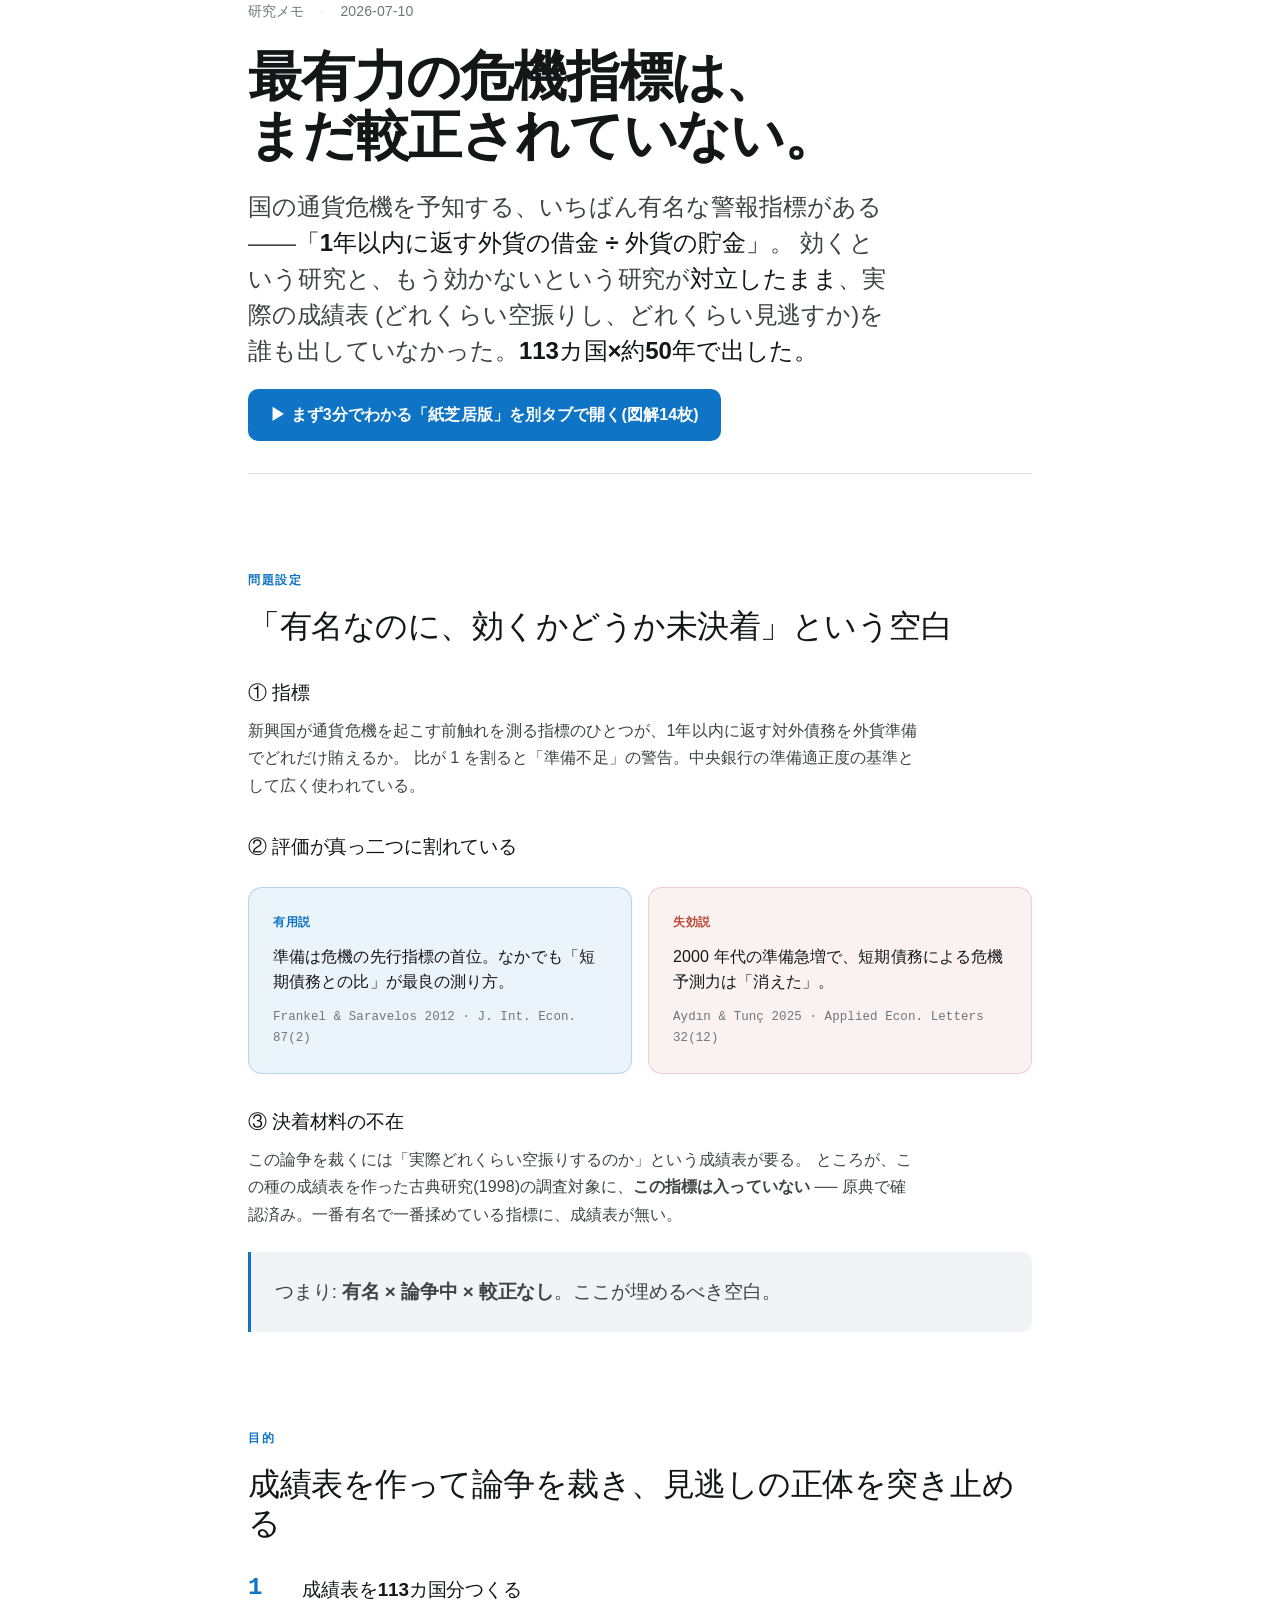
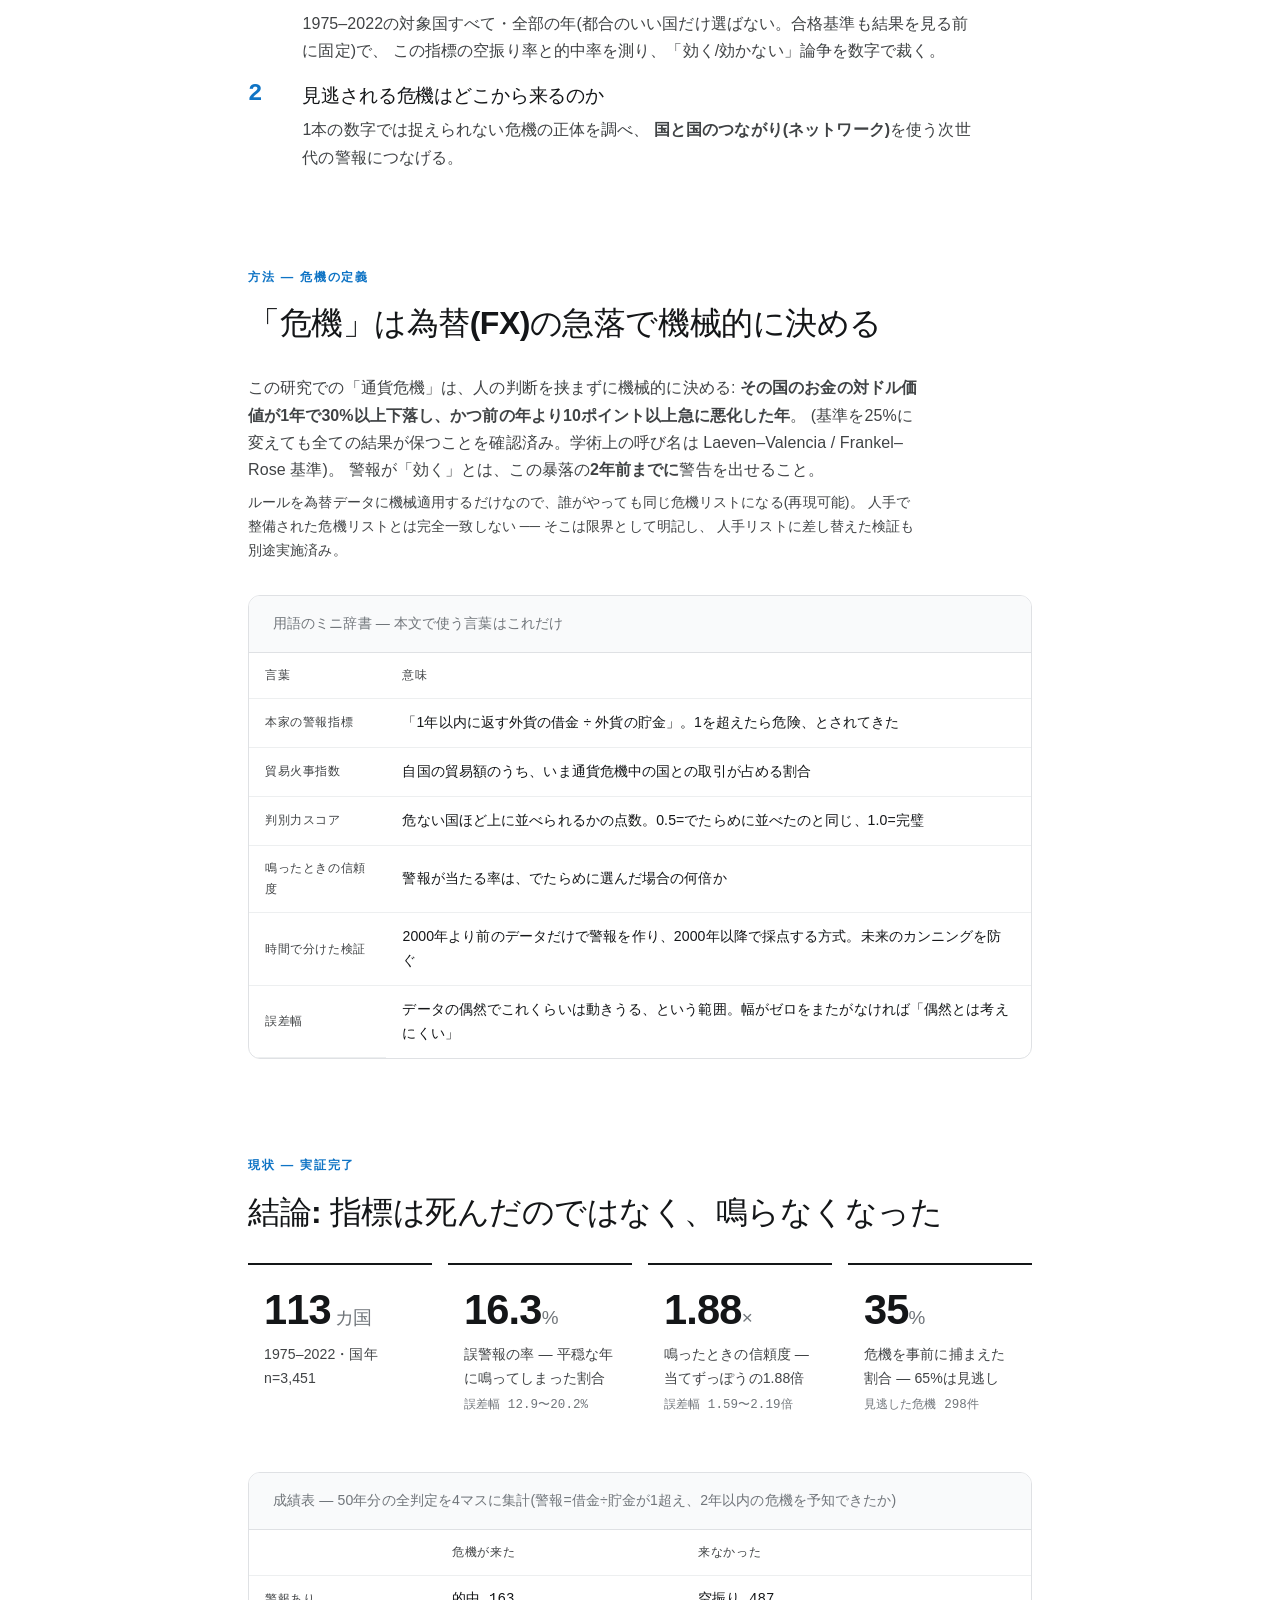
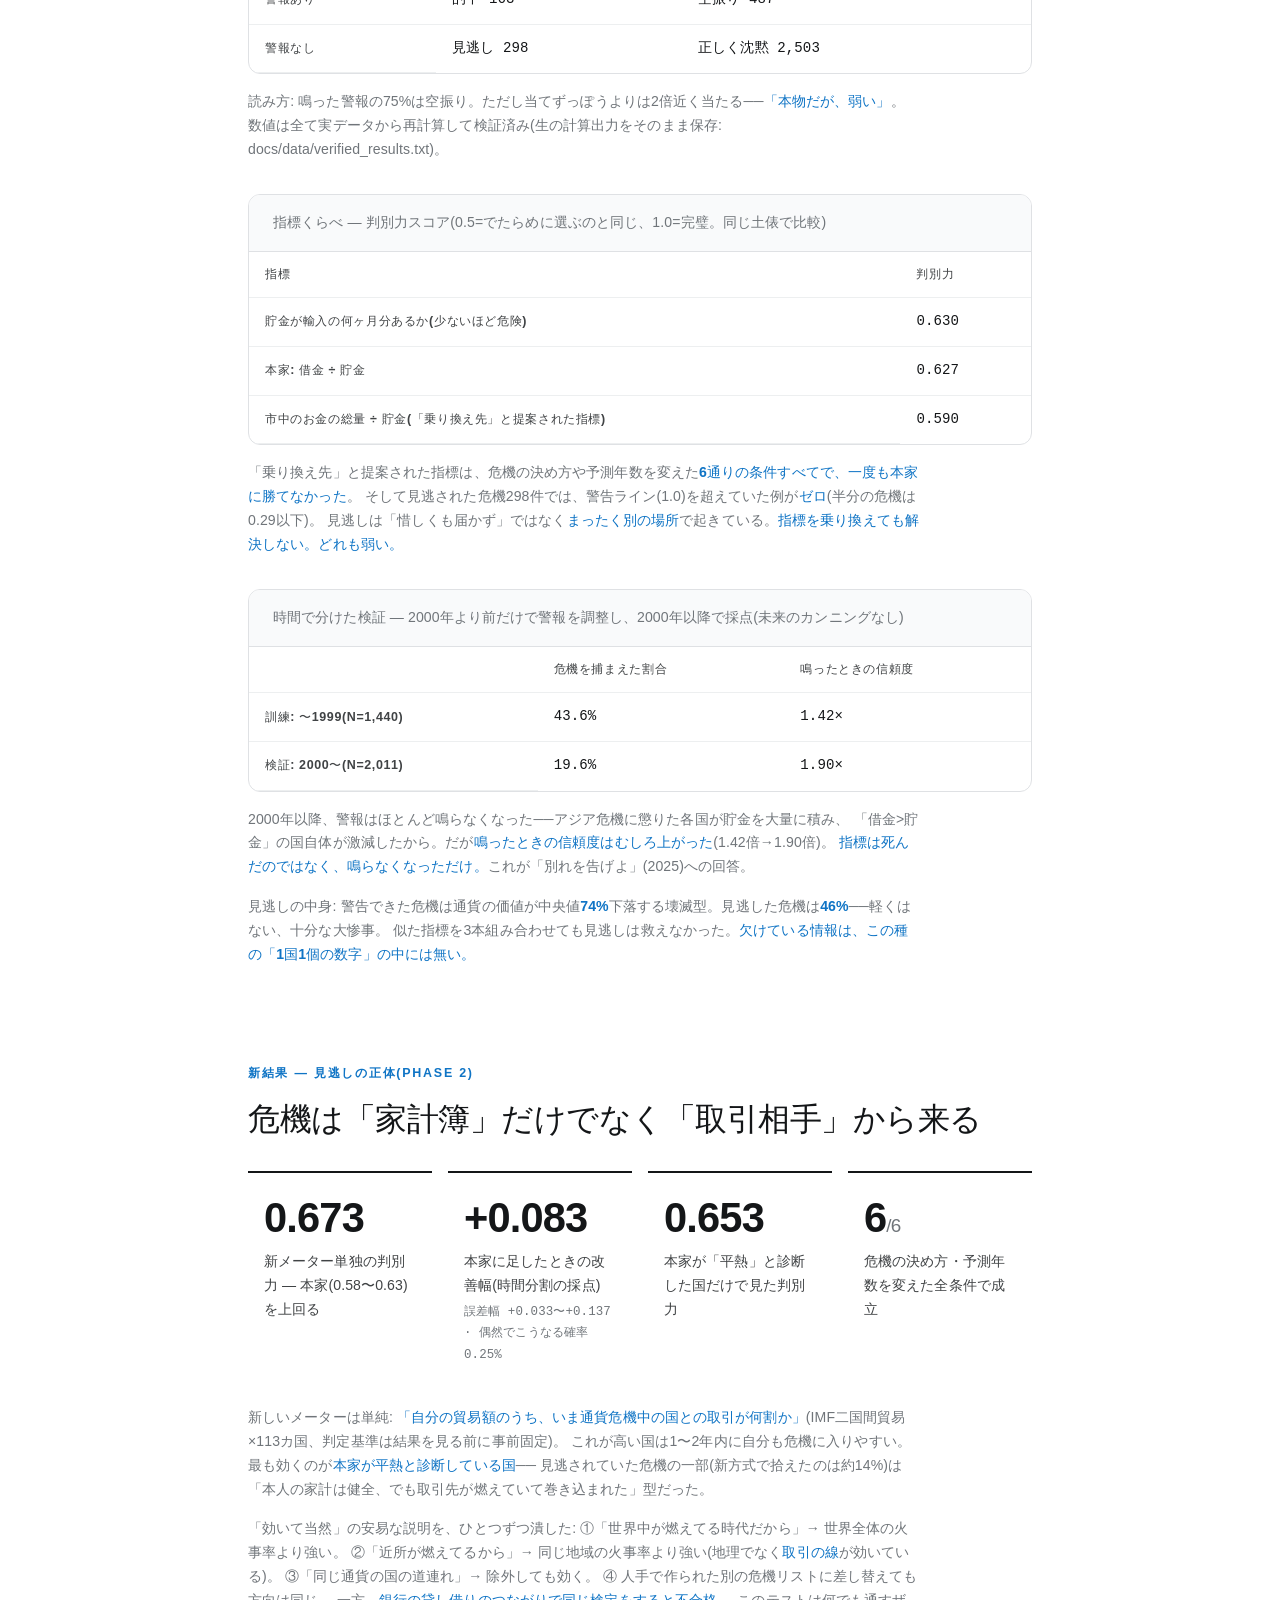
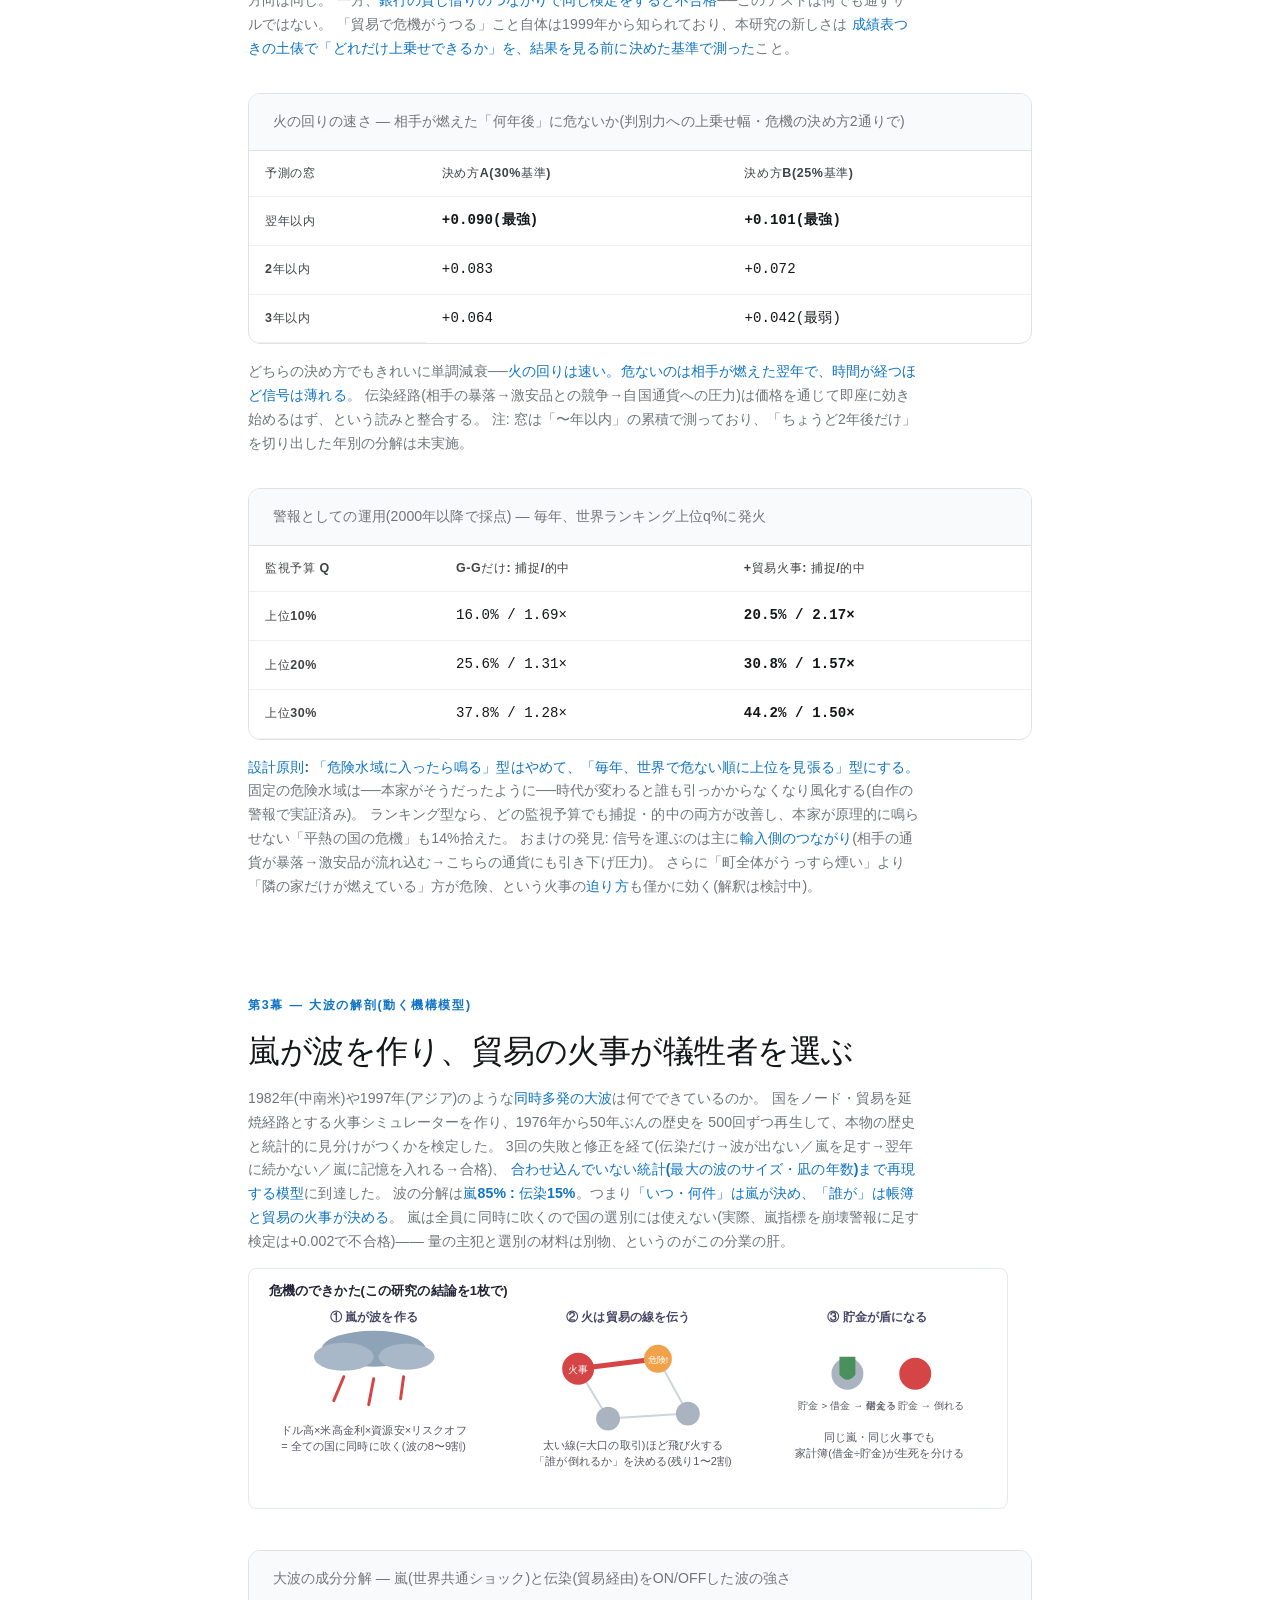
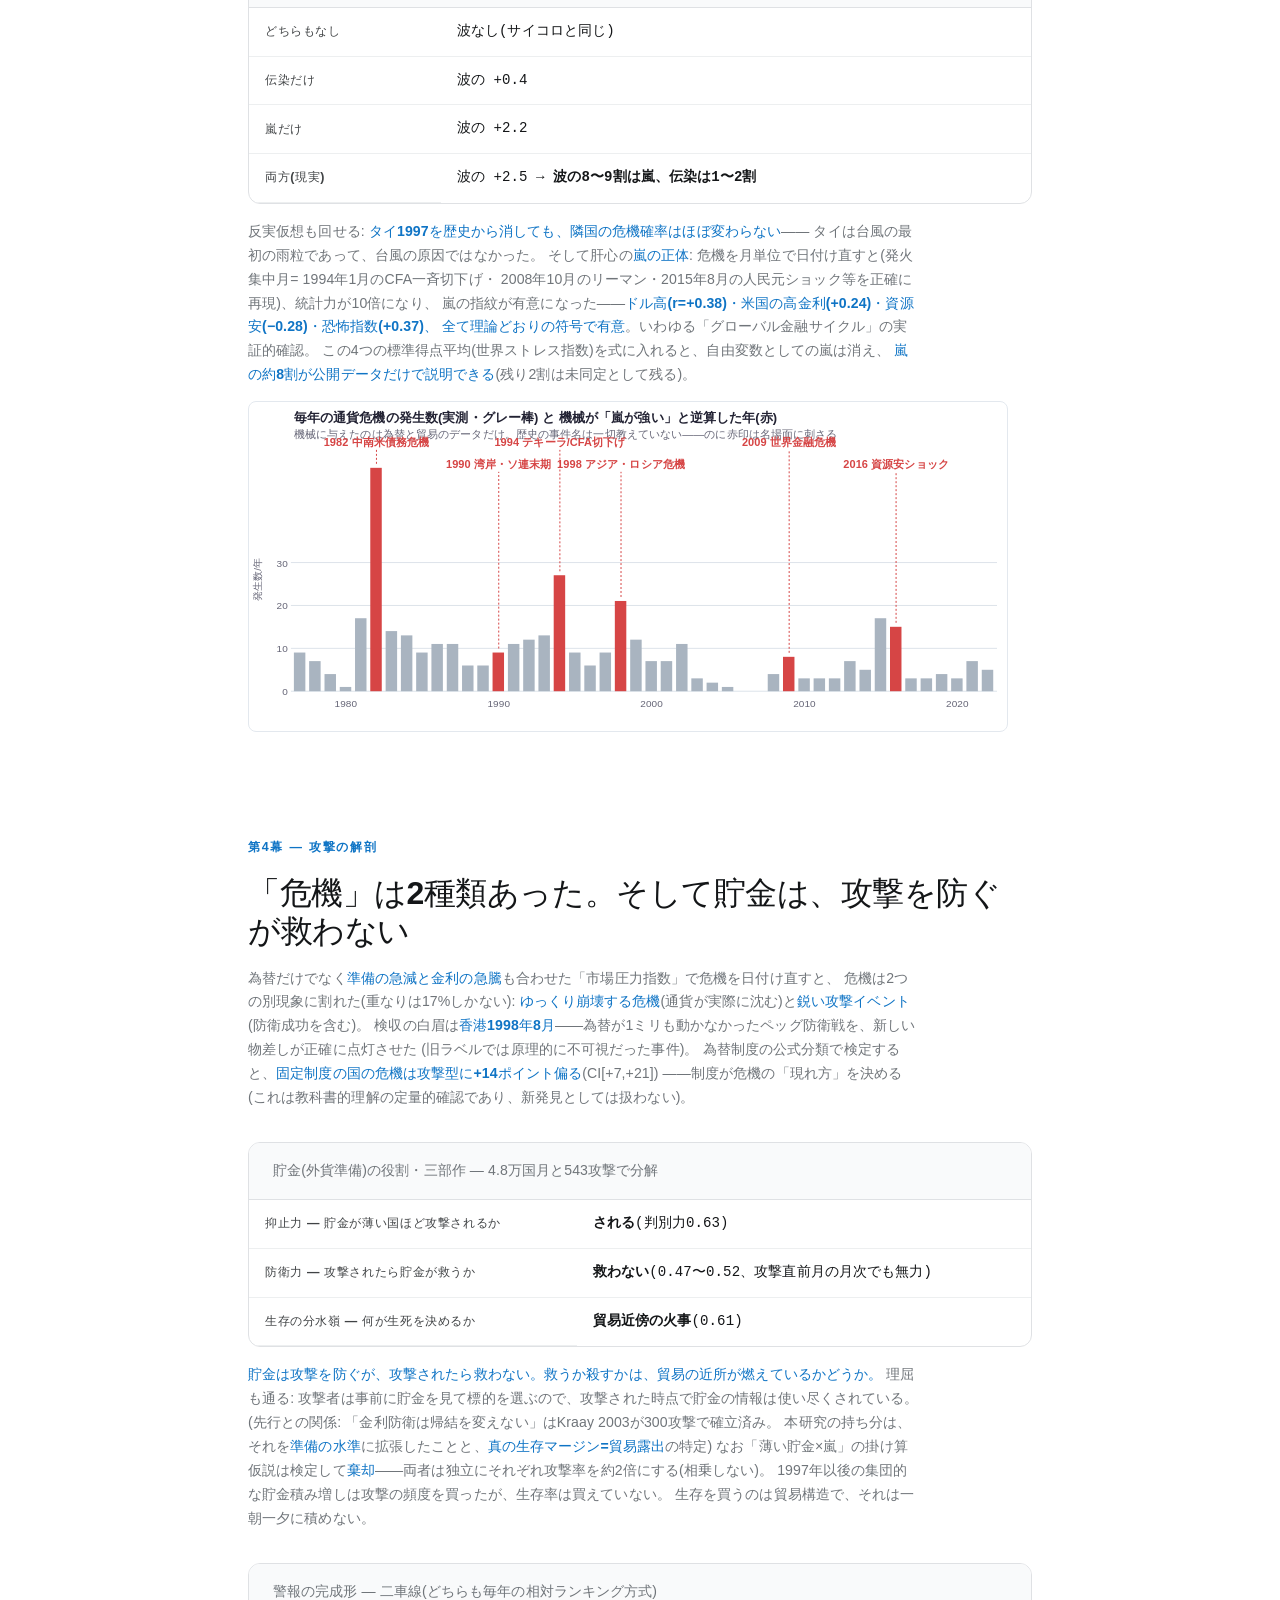
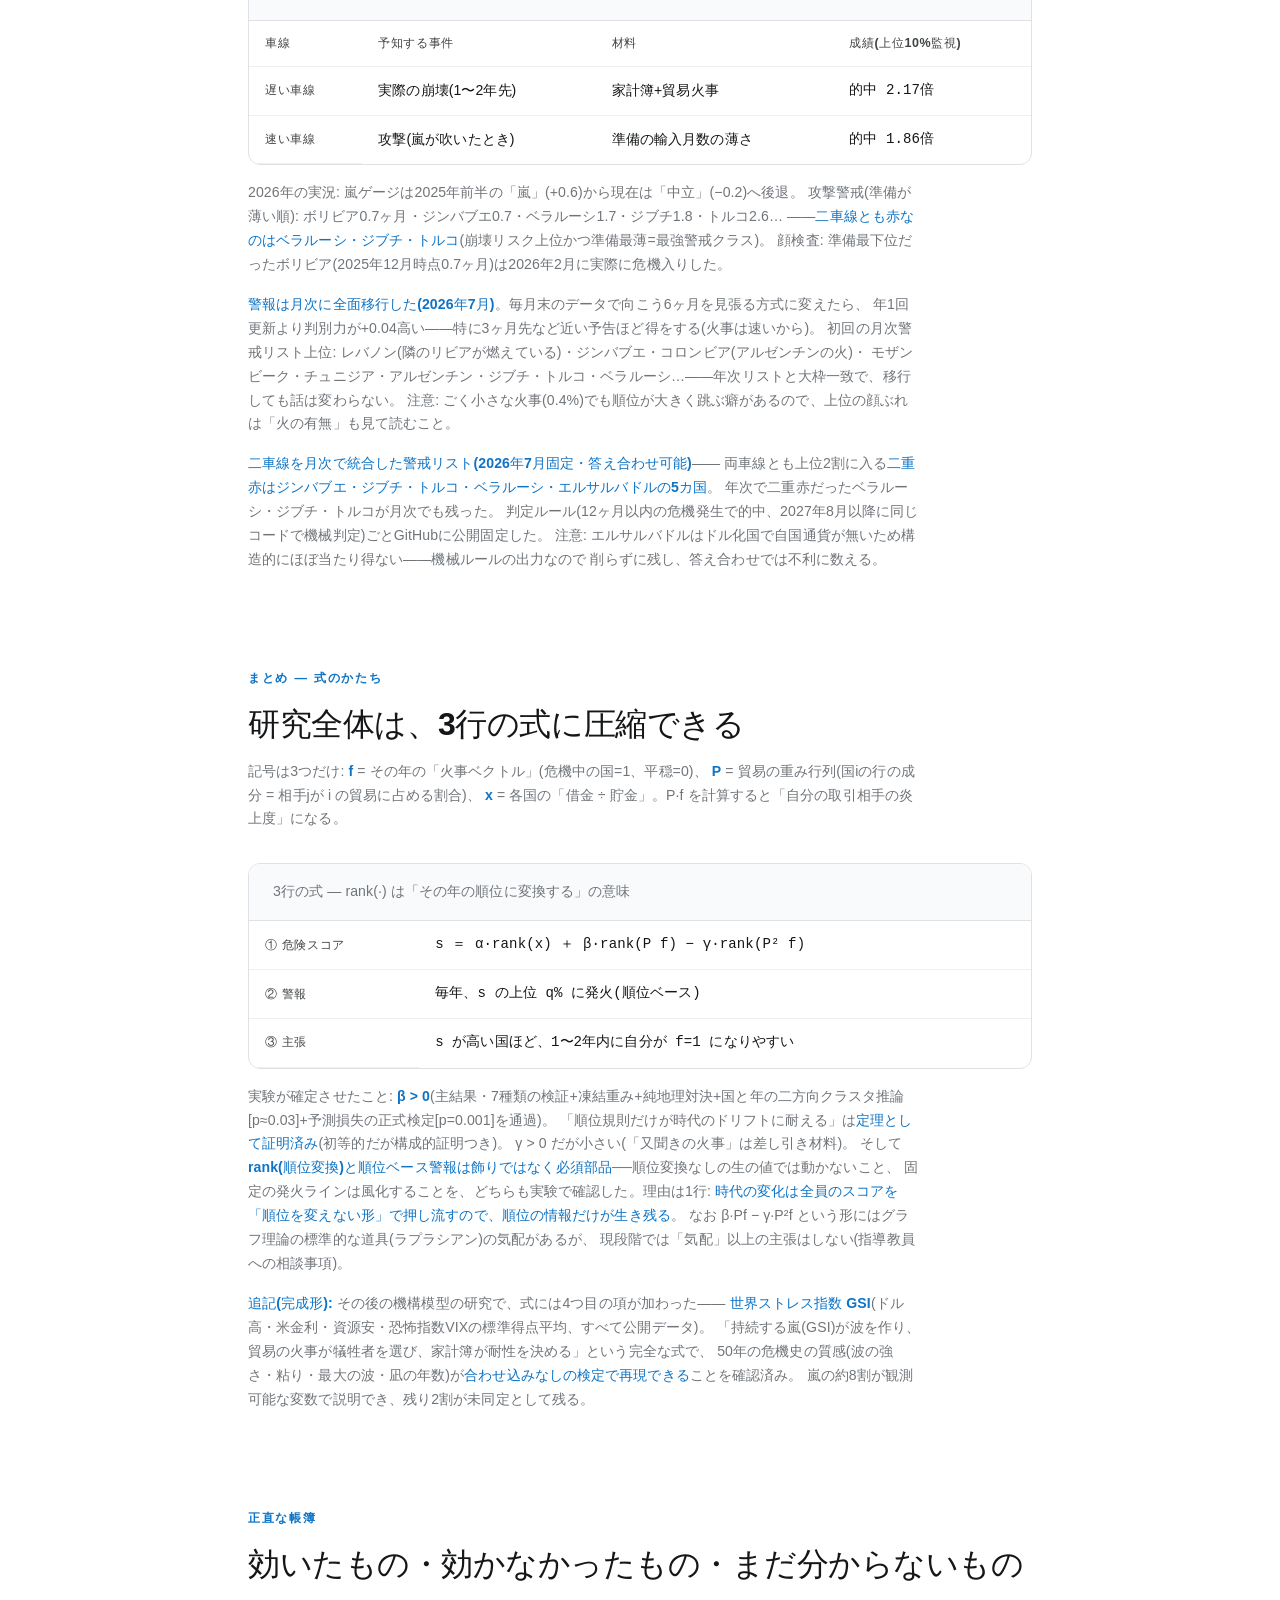
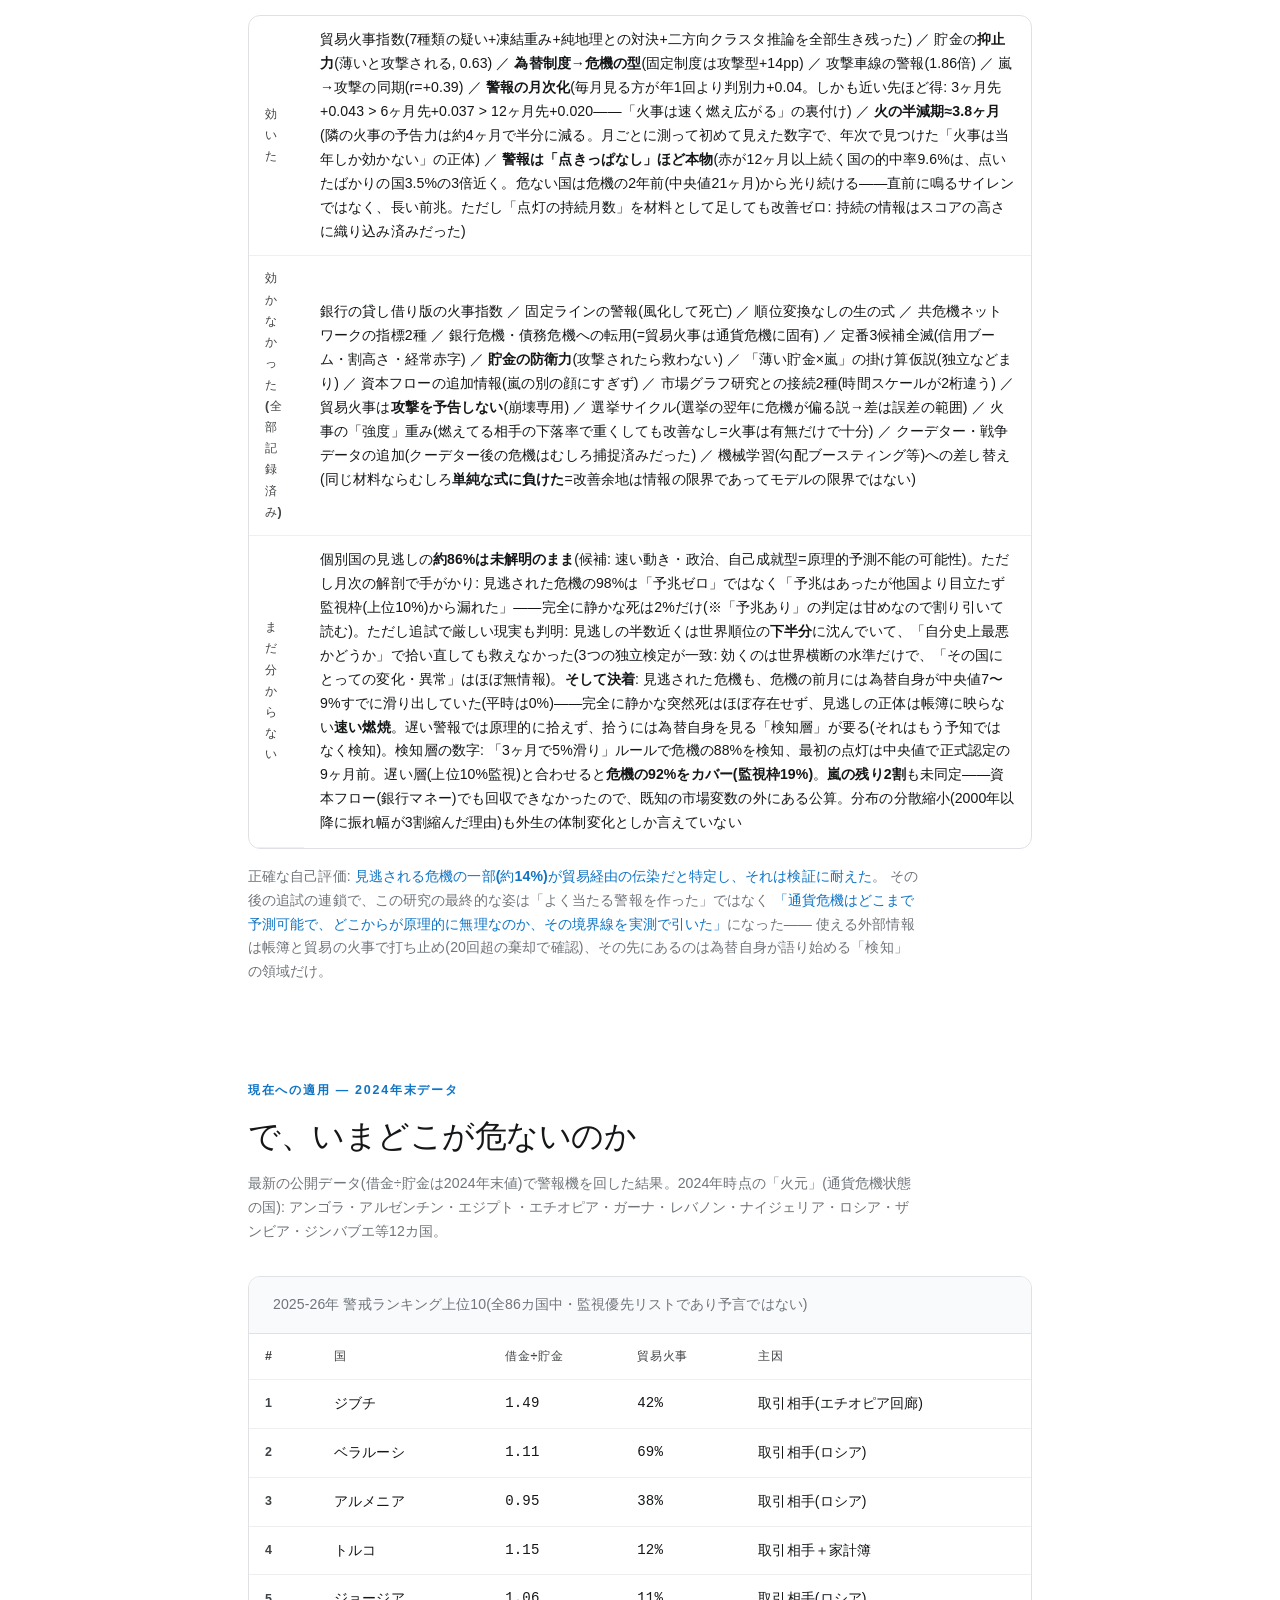
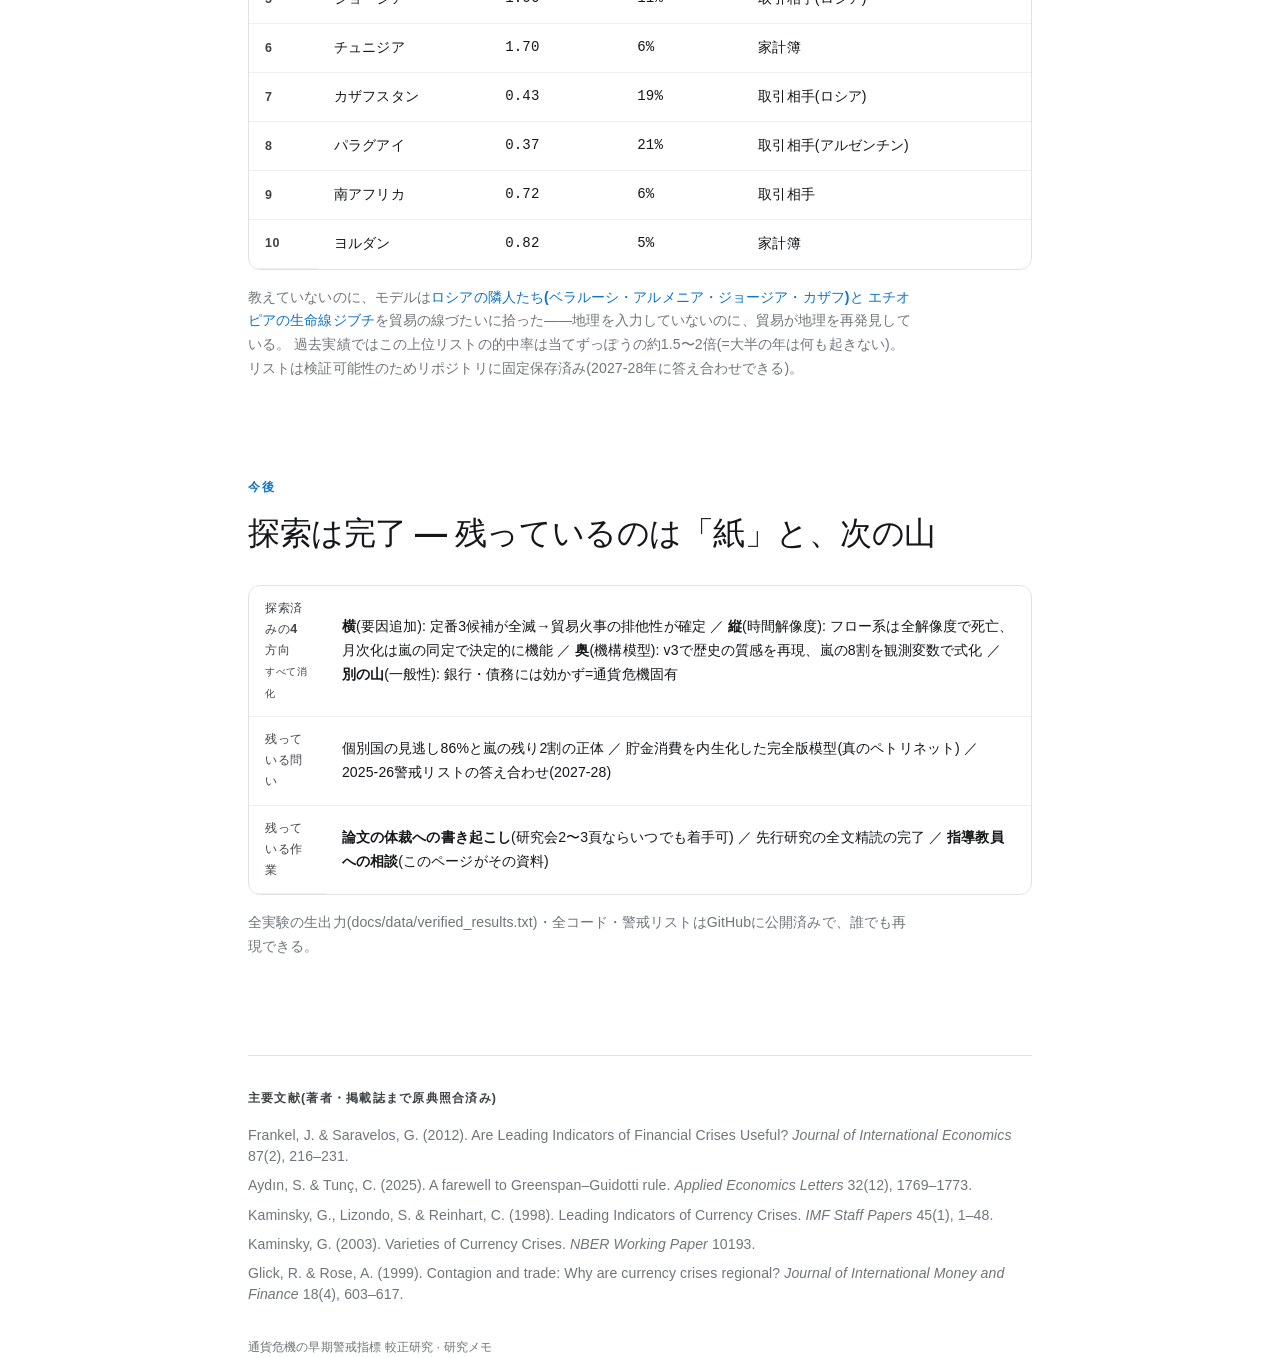
<file: advisor_brief.html>
<!DOCTYPE html>
<!-- Hallmark · macrostructure: Stat-Led · tone: austere-academic · anchor hue: cool (Apple blue 250) · custom theme (CLAUDE.md C) -->
<!-- Hallmark · pre-emit critique: P5 H5 E4 S5 R5 V4 -->
<html lang="ja">
<head>
<meta charset="utf-8">
<meta name="viewport" content="width=device-width, initial-scale=1">
<title>研究メモ — 通貨危機EWSの較正</title>
<style>
:root{
  --color-paper: oklch(1.0 0 0);
  --color-paper-2: oklch(0.984 0.002 250);
  --color-paper-3: oklch(0.965 0.004 250);
  --color-ink: oklch(0.20 0.005 250);
  --color-ink-soft: oklch(0.38 0.006 250);
  --color-accent: oklch(0.55 0.15 250);
  --color-accent-soft: oklch(0.55 0.15 250 / 0.08);
  --color-warn: oklch(0.56 0.15 30);
  --color-warn-soft: oklch(0.56 0.15 30 / 0.07);
  --color-muted: oklch(0.56 0.01 250);
  --color-line: oklch(0.91 0.004 250);
  --color-line-soft: oklch(0.95 0.003 250);

  --font-sans: -apple-system, BlinkMacSystemFont, "SF Pro Display", "Helvetica Neue", "Hiragino Kaku Gothic ProN", "Noto Sans JP", Meiryo, sans-serif;
  --font-mono: "SF Mono", "JetBrains Mono", ui-monospace, "Menlo", monospace;

  --space-2: 2px; --space-4: 4px; --space-8: 8px; --space-12: 12px;
  --space-16: 16px; --space-24: 24px; --space-32: 32px; --space-48: 48px;
  --space-64: 64px; --space-96: 96px;

  --text-xs: 0.78rem; --text-sm: 0.88rem; --text-base: 1.0rem;
  --text-lg: 1.18rem; --text-xl: 1.5rem; --text-2xl: 2.0rem;
  --text-3xl: 2.6rem; --text-display: 3.4rem;

  --ease-out: cubic-bezier(0.22, 1, 0.36, 1);
  --dur: 0.6s;
  --measure: 42rem;
}

*{ box-sizing: border-box; margin: 0; padding: 0; }
html, body{ overflow-x: clip; }
html{ -webkit-text-size-adjust: 100%; }
body{
  font-family: var(--font-sans);
  font-weight: 380;
  color: var(--color-ink);
  background: var(--color-paper);
  line-height: 1.7;
  letter-spacing: 0.006em;
  -webkit-font-smoothing: antialiased;
  text-rendering: optimizeLegibility;
}

.wrap{ max-width: 52rem; margin: 0 auto; padding: 0 var(--space-24); }
main{ padding: var(--space-96) 0 var(--space-64); }
section{ margin-top: var(--space-96); }

/* ---- typographic scale ---- */
h1{
  font-size: var(--text-display);
  font-weight: 600;
  letter-spacing: -0.022em;
  line-height: 1.08;
  overflow-wrap: anywhere;
  min-width: 0;
}
h2{
  font-size: var(--text-2xl);
  font-weight: 560;
  letter-spacing: -0.015em;
  line-height: 1.2;
  overflow-wrap: anywhere;
}
h3{
  font-size: var(--text-lg);
  font-weight: 560;
  letter-spacing: -0.008em;
}
p{ max-width: var(--measure); }
strong{ font-weight: 600; }

.eyebrow{
  font-size: var(--text-xs);
  font-weight: 600;
  letter-spacing: 0.14em;
  text-transform: uppercase;
  color: var(--color-accent);
  margin-bottom: var(--space-16);
}
.section-num{
  font-family: var(--font-mono);
  font-size: var(--text-sm);
  color: var(--color-muted);
  font-weight: 500;
}

/* ---- header ---- */
.masthead{
  padding-bottom: var(--space-32);
  border-bottom: 1px solid var(--color-line);
}
.masthead .kicker{
  font-size: var(--text-sm);
  color: var(--color-muted);
  font-weight: 500;
  margin-bottom: var(--space-24);
  display: flex; flex-wrap: wrap; gap: var(--space-8) var(--space-16);
}
.masthead .kicker span{ white-space: nowrap; }
.masthead .dot{ color: var(--color-line); }
.lede{
  font-size: var(--text-xl);
  font-weight: 400;
  color: var(--color-ink-soft);
  line-height: 1.5;
  margin-top: var(--space-24);
  max-width: 40rem;
  letter-spacing: -0.004em;
}
.lede b{ color: var(--color-ink); font-weight: 560; }

/* ---- problem: opposition cards ---- */
.step{ margin-top: var(--space-32); }
.step h3{ margin-bottom: var(--space-8); }
.step p{ color: var(--color-ink-soft); }

.oppo{
  display: grid;
  grid-template-columns: repeat(2, minmax(0, 1fr));
  gap: var(--space-16);
  margin-top: var(--space-24);
}
.card{
  border: 1px solid var(--color-line);
  border-radius: 14px;
  padding: var(--space-24);
  background: var(--color-paper);
}
.card .tag{
  font-size: var(--text-xs);
  font-weight: 700;
  letter-spacing: 0.06em;
  text-transform: uppercase;
  margin-bottom: var(--space-12);
}
.card.pro{ background: var(--color-accent-soft); border-color: oklch(0.55 0.15 250 / 0.25); }
.card.pro .tag{ color: var(--color-accent); }
.card.con{ background: var(--color-warn-soft); border-color: oklch(0.56 0.15 30 / 0.22); }
.card.con .tag{ color: var(--color-warn); }
.card .claim{ font-size: var(--text-base); font-weight: 500; line-height: 1.55; }
.card .src{ font-size: var(--text-xs); color: var(--color-muted); margin-top: var(--space-12); font-family: var(--font-mono); }

.gap{
  margin-top: var(--space-24);
  padding: var(--space-24);
  border-left: 3px solid var(--color-accent);
  background: var(--color-paper-3);
  border-radius: 0 10px 10px 0;
}
.gap p{ font-size: var(--text-lg); font-weight: 460; letter-spacing: -0.006em; }

/* ---- goal ---- */
.goals{ margin-top: var(--space-32); display: grid; gap: var(--space-16); }
.goal{
  display: grid;
  grid-template-columns: 2.4rem 1fr;
  gap: var(--space-16);
  align-items: start;
}
.goal .n{
  font-family: var(--font-mono);
  font-size: var(--text-xl);
  font-weight: 600;
  color: var(--color-accent);
  line-height: 1.2;
}
.goal h3{ margin-bottom: var(--space-4); }
.goal p{ color: var(--color-ink-soft); font-size: var(--text-base); }
.note{ font-size: var(--text-sm); color: var(--color-muted); margin-top: var(--space-8); }

/* ---- stats ---- */
.stat-grid{
  display: grid;
  grid-template-columns: repeat(4, minmax(0, 1fr));
  gap: var(--space-16);
  margin-top: var(--space-32);
}
.stat{
  padding: var(--space-24) var(--space-16);
  border-top: 2px solid var(--color-ink);
}
.stat .v{
  font-size: var(--text-3xl);
  font-weight: 600;
  letter-spacing: -0.02em;
  line-height: 1;
  font-variant-numeric: tabular-nums;
}
.stat .v small{ font-size: var(--text-lg); font-weight: 500; color: var(--color-muted); }
.stat .l{ font-size: var(--text-sm); color: var(--color-ink-soft); margin-top: var(--space-12); }
.stat .ci{ font-size: var(--text-xs); color: var(--color-muted); margin-top: var(--space-4); font-family: var(--font-mono); }

.matrix{
  margin-top: var(--space-32);
  border: 1px solid var(--color-line);
  border-radius: 12px;
  overflow: hidden;
}
.matrix table{ width: 100%; border-collapse: collapse; font-size: var(--text-sm); }
.matrix caption{
  text-align: left; padding: var(--space-16) var(--space-24);
  font-size: var(--text-sm); color: var(--color-muted);
  background: var(--color-paper-2); border-bottom: 1px solid var(--color-line);
}
.matrix td, .matrix th{ padding: var(--space-12) var(--space-16); text-align: left; border-bottom: 1px solid var(--color-line-soft); }
.matrix th{ font-weight: 560; color: var(--color-ink-soft); font-size: var(--text-xs); text-transform: uppercase; letter-spacing: 0.05em; }
.matrix td{ font-variant-numeric: tabular-nums; }
.matrix tr:last-child td{ border-bottom: none; }
.matrix .num{ font-family: var(--font-mono); font-weight: 500; }
.verify{ font-size: var(--text-sm); color: var(--color-muted); margin-top: var(--space-16); }
.verify b{ color: var(--color-accent); font-weight: 560; }

/* ---- venue strip ---- */
.venue{
  margin-top: var(--space-32);
  display: grid;
  grid-template-columns: repeat(3, minmax(0, 1fr));
  gap: 1px;
  background: var(--color-line);
  border: 1px solid var(--color-line);
  border-radius: 12px;
  overflow: hidden;
}
.venue div{ background: var(--color-paper); padding: var(--space-24); }
.venue .k{ font-size: var(--text-xs); color: var(--color-muted); text-transform: uppercase; letter-spacing: 0.08em; margin-bottom: var(--space-8); }
.venue .val{ font-size: var(--text-base); font-weight: 560; }
.venue .val em{ font-style: normal; color: var(--color-accent); }

/* ---- ask ---- */
.ask{ margin-top: var(--space-32); display: grid; gap: var(--space-16); }
.ask .q{
  display: grid; grid-template-columns: 1.6rem 1fr; gap: var(--space-16);
  padding: var(--space-24);
  background: var(--color-paper-3);
  border-radius: 12px;
  align-items: start;
}
.ask .q .m{ color: var(--color-accent); font-size: var(--text-xl); line-height: 1.1; font-weight: 600; }
.ask .q h3{ margin-bottom: var(--space-4); }
.ask .q p{ font-size: var(--text-sm); color: var(--color-ink-soft); }

/* ---- footer / refs ---- */
footer{
  margin-top: var(--space-96);
  padding-top: var(--space-32);
  border-top: 1px solid var(--color-line);
  font-size: var(--text-sm);
  color: var(--color-muted);
}
footer h4{ font-size: var(--text-xs); text-transform: uppercase; letter-spacing: 0.1em; color: var(--color-ink-soft); margin-bottom: var(--space-16); font-weight: 600; }
footer ul{ list-style: none; display: grid; gap: var(--space-8); }
footer li{ line-height: 1.5; }
footer .fin{ margin-top: var(--space-32); font-size: var(--text-xs); }

/* ---- reveal (safe: default visible, animate only on preference) ---- */
@media (prefers-reduced-motion: no-preference){
  .reveal{ animation: fadeUp var(--dur) var(--ease-out) both; }
  section:nth-of-type(2) .reveal{ animation-delay: .04s; }
}
@keyframes fadeUp{ from{ opacity: 0; transform: translateY(12px); } to{ opacity: 1; transform: none; } }

/* ---- responsive ---- */
@media (max-width: 760px){
  :root{ --text-display: 2.3rem; --text-3xl: 1.9rem; --text-2xl: 1.6rem; }
  main{ padding: var(--space-48) 0; }
  section{ margin-top: var(--space-64); }
  .oppo{ grid-template-columns: 1fr; }
  .stat-grid{ grid-template-columns: repeat(2, minmax(0, 1fr)); }
  .venue{ grid-template-columns: 1fr; }
}
@media (max-width: 400px){
  .stat-grid{ grid-template-columns: 1fr; }
}
</style>
</head>
<body>
<main class="wrap">

  <!-- ============ MASTHEAD ============ -->
  <header class="masthead reveal">
    <div class="kicker">
      <span>研究メモ</span><span class="dot">·</span>
      <span>2026-07-10</span>
    </div>
    <h1>最有力の危機指標は、<br>まだ較正されていない。</h1>
    <p class="lede">
      国の通貨危機を予知する、いちばん有名な警報指標がある——<b>「1年以内に返す外貨の借金 ÷ 外貨の貯金」</b>。
      効くという研究と、もう効かないという研究が<b>対立したまま</b>、実際の成績表
      (どれくらい空振りし、どれくらい見逃すか)を誰も出していなかった。<b>113カ国×約50年で出した。</b>
    </p>
    <p style="margin-top:20px">
      <a href="kamishibai.html" target="_blank" rel="noopener"
         style="display:inline-block;padding:12px 22px;background:oklch(0.55 0.15 250);color:#fff;
                border-radius:10px;text-decoration:none;font-weight:600;font-size:1rem">
        ▶ まず3分でわかる「紙芝居版」を別タブで開く(図解14枚)
      </a>
    </p>
  </header>

  <!-- ============ PROBLEM ============ -->
  <section>
    <div class="eyebrow reveal">問題設定</div>
    <h2 class="reveal">「有名なのに、効くかどうか未決着」という空白</h2>

    <div class="step reveal">
      <h3>① 指標</h3>
      <p>新興国が通貨危機を起こす前触れを測る指標のひとつが、1年以内に返す対外債務を外貨準備でどれだけ賄えるか。
        比が 1 を割ると「準備不足」の警告。中央銀行の準備適正度の基準として広く使われている。</p>
    </div>

    <div class="step reveal">
      <h3>② 評価が真っ二つに割れている</h3>
      <div class="oppo">
        <div class="card pro">
          <div class="tag">有用説</div>
          <div class="claim">準備は危機の先行指標の首位。なかでも「短期債務との比」が最良の測り方。</div>
          <div class="src">Frankel &amp; Saravelos 2012 · J. Int. Econ. 87(2)</div>
        </div>
        <div class="card con">
          <div class="tag">失効説</div>
          <div class="claim">2000 年代の準備急増で、短期債務による危機予測力は「消えた」。</div>
          <div class="src">Aydın &amp; Tunç 2025 · Applied Econ. Letters 32(12)</div>
        </div>
      </div>
    </div>

    <div class="step reveal">
      <h3>③ 決着材料の不在</h3>
      <p>この論争を裁くには「実際どれくらい空振りするのか」という成績表が要る。
        ところが、この種の成績表を作った古典研究(1998)の調査対象に、<strong>この指標は入っていない</strong>
        ── 原典で確認済み。一番有名で一番揉めている指標に、成績表が無い。</p>
      <div class="gap">
        <p>つまり: <strong>有名 × 論争中 × 較正なし</strong>。ここが埋めるべき空白。</p>
      </div>
    </div>
  </section>

  <!-- ============ GOAL ============ -->
  <section>
    <div class="eyebrow reveal">目的</div>
    <h2 class="reveal">成績表を作って論争を裁き、見逃しの正体を突き止める</h2>
    <div class="goals">
      <div class="goal reveal">
        <div class="n">1</div>
        <div>
          <h3>成績表を113カ国分つくる</h3>
          <p>1975–2022の対象国すべて・全部の年(都合のいい国だけ選ばない。合格基準も結果を見る前に固定)で、
            この指標の空振り率と的中率を測り、「効く/効かない」論争を数字で裁く。</p>
        </div>
      </div>
      <div class="goal reveal">
        <div class="n">2</div>
        <div>
          <h3>見逃される危機はどこから来るのか</h3>
          <p>1本の数字では捉えられない危機の正体を調べ、
            <strong>国と国のつながり(ネットワーク)</strong>を使う次世代の警報につなげる。</p>
        </div>
      </div>
    </div>
  </section>

  <!-- ============ CRISIS DEFINITION (FX) ============ -->
  <section>
    <div class="eyebrow reveal">方法 — 危機の定義</div>
    <h2 class="reveal">「危機」は為替(FX)の急落で機械的に決める</h2>
    <div class="step reveal">
      <p>この研究での「通貨危機」は、人の判断を挟まずに機械的に決める:
        <strong>その国のお金の対ドル価値が1年で30%以上下落し、かつ前の年より10ポイント以上急に悪化した年</strong>。
        (基準を25%に変えても全ての結果が保つことを確認済み。学術上の呼び名は Laeven–Valencia / Frankel–Rose 基準)。
        警報が「効く」とは、この暴落の<strong>2年前までに</strong>警告を出せること。</p>
      <p class="note">ルールを為替データに機械適用するだけなので、誰がやっても同じ危機リストになる(再現可能)。
        人手で整備された危機リストとは完全一致しない ── そこは限界として明記し、
        人手リストに差し替えた検証も別途実施済み。</p>
    </div>

    <div class="matrix reveal">
      <table>
        <caption>用語のミニ辞書 — 本文で使う言葉はこれだけ</caption>
        <thead>
          <tr><th>言葉</th><th>意味</th></tr>
        </thead>
        <tbody>
          <tr><th>本家の警報指標</th><td>「1年以内に返す外貨の借金 ÷ 外貨の貯金」。1を超えたら危険、とされてきた</td></tr>
          <tr><th>貿易火事指数</th><td>自国の貿易額のうち、いま通貨危機中の国との取引が占める割合</td></tr>
          <tr><th>判別力スコア</th><td>危ない国ほど上に並べられるかの点数。0.5=でたらめに並べたのと同じ、1.0=完璧</td></tr>
          <tr><th>鳴ったときの信頼度</th><td>警報が当たる率は、でたらめに選んだ場合の何倍か</td></tr>
          <tr><th>時間で分けた検証</th><td>2000年より前のデータだけで警報を作り、2000年以降で採点する方式。未来のカンニングを防ぐ</td></tr>
          <tr><th>誤差幅</th><td>データの偶然でこれくらいは動きうる、という範囲。幅がゼロをまたがなければ「偶然とは考えにくい」</td></tr>
        </tbody>
      </table>
    </div>
  </section>

  <!-- ============ CURRENT RESULTS ============ -->
  <section>
    <div class="eyebrow reveal">現状 — 実証完了</div>
    <h2 class="reveal">結論: 指標は死んだのではなく、鳴らなくなった</h2>

    <div class="stat-grid">
      <div class="stat reveal">
        <div class="v">113<small> カ国</small></div>
        <div class="l">1975–2022・国年 n=3,451</div>
      </div>
      <div class="stat reveal">
        <div class="v">16.3<small>%</small></div>
        <div class="l">誤警報の率 — 平穏な年に鳴ってしまった割合</div>
        <div class="ci">誤差幅 12.9〜20.2%</div>
      </div>
      <div class="stat reveal">
        <div class="v">1.88<small>×</small></div>
        <div class="l">鳴ったときの信頼度 — 当てずっぽうの1.88倍</div>
        <div class="ci">誤差幅 1.59〜2.19倍</div>
      </div>
      <div class="stat reveal">
        <div class="v">35<small>%</small></div>
        <div class="l">危機を事前に捕まえた割合 — 65%は見逃し</div>
        <div class="ci">見逃した危機 298件</div>
      </div>
    </div>

    <div class="matrix reveal">
      <table>
        <caption>成績表 — 50年分の全判定を4マスに集計(警報=借金÷貯金が1超え、2年以内の危機を予知できたか)</caption>
        <thead>
          <tr><th></th><th>危機が来た</th><th>来なかった</th></tr>
        </thead>
        <tbody>
          <tr><th>警報あり</th><td class="num">的中 163</td><td class="num">空振り 487</td></tr>
          <tr><th>警報なし</th><td class="num">見逃し 298</td><td class="num">正しく沈黙 2,503</td></tr>
        </tbody>
      </table>
    </div>
    <p class="verify reveal">
      読み方: 鳴った警報の75%は空振り。ただし当てずっぽうよりは2倍近く当たる──<b>「本物だが、弱い」</b>。
      数値は全て実データから再計算して検証済み(生の計算出力をそのまま保存: docs/data/verified_results.txt)。
    </p>

    <div class="matrix reveal">
      <table>
        <caption>指標くらべ — 判別力スコア(0.5=でたらめに選ぶのと同じ、1.0=完璧。同じ土俵で比較)</caption>
        <thead>
          <tr><th>指標</th><th>判別力</th></tr>
        </thead>
        <tbody>
          <tr><th>貯金が輸入の何ヶ月分あるか(少ないほど危険)</th><td class="num">0.630</td></tr>
          <tr><th>本家: 借金 ÷ 貯金</th><td class="num">0.627</td></tr>
          <tr><th>市中のお金の総量 ÷ 貯金(「乗り換え先」と提案された指標)</th><td class="num">0.590</td></tr>
        </tbody>
      </table>
    </div>
    <p class="verify reveal">
      「乗り換え先」と提案された指標は、危機の決め方や予測年数を変えた<b>6通りの条件すべてで、一度も本家に勝てなかった</b>。
      そして見逃された危機298件では、警告ライン(1.0)を超えていた例が<b>ゼロ</b>(半分の危機は0.29以下)。
      見逃しは「惜しくも届かず」ではなく<b>まったく別の場所</b>で起きている。<b>指標を乗り換えても解決しない。どれも弱い。</b>
    </p>

    <div class="matrix reveal">
      <table>
        <caption>時間で分けた検証 — 2000年より前だけで警報を調整し、2000年以降で採点(未来のカンニングなし)</caption>
        <thead>
          <tr><th></th><th>危機を捕まえた割合</th><th>鳴ったときの信頼度</th></tr>
        </thead>
        <tbody>
          <tr><th>訓練: 〜1999(n=1,440)</th><td class="num">43.6%</td><td class="num">1.42×</td></tr>
          <tr><th>検証: 2000〜(n=2,011)</th><td class="num">19.6%</td><td class="num">1.90×</td></tr>
        </tbody>
      </table>
    </div>
    <p class="verify reveal">
      2000年以降、警報はほとんど鳴らなくなった──アジア危機に懲りた各国が貯金を大量に積み、
      「借金&gt;貯金」の国自体が激減したから。だが<b>鳴ったときの信頼度はむしろ上がった</b>(1.42倍→1.90倍)。
      <b>指標は死んだのではなく、鳴らなくなっただけ。</b>これが「別れを告げよ」(2025)への回答。
    </p>
    <p class="verify reveal">
      見逃しの中身: 警告できた危機は通貨の価値が中央値<b>74%</b>下落する壊滅型。見逃した危機は<b>46%</b>──軽くはない、十分な大惨事。
      似た指標を3本組み合わせても見逃しは救えなかった。<b>欠けている情報は、この種の「1国1個の数字」の中には無い。</b>
    </p>
  </section>

  <!-- ============ PHASE 2 ============ -->
  <section>
    <div class="eyebrow reveal">新結果 — 見逃しの正体(Phase 2)</div>
    <h2 class="reveal">危機は「家計簿」だけでなく「取引相手」から来る</h2>

    <div class="stat-grid">
      <div class="stat reveal">
        <div class="v">0.673</div>
        <div class="l">新メーター単独の判別力 — 本家(0.58〜0.63)を上回る</div>
      </div>
      <div class="stat reveal">
        <div class="v">+0.083</div>
        <div class="l">本家に足したときの改善幅(時間分割の採点)</div>
        <div class="ci">誤差幅 +0.033〜+0.137 · 偶然でこうなる確率0.25%</div>
      </div>
      <div class="stat reveal">
        <div class="v">0.653</div>
        <div class="l">本家が「平熱」と診断した国だけで見た判別力</div>
      </div>
      <div class="stat reveal">
        <div class="v">6<small>/6</small></div>
        <div class="l">危機の決め方・予測年数を変えた全条件で成立</div>
      </div>
    </div>

    <p class="verify reveal">
      新しいメーターは単純: <b>「自分の貿易額のうち、いま通貨危機中の国との取引が何割か」</b>(IMF二国間貿易×113カ国、判定基準は結果を見る前に事前固定)。
      これが高い国は1〜2年内に自分も危機に入りやすい。最も効くのが<b>本家が平熱と診断している国</b>──
      見逃されていた危機の一部(新方式で拾えたのは約14%)は「本人の家計は健全、でも取引先が燃えていて巻き込まれた」型だった。
    </p>
    <p class="verify reveal">
      「効いて当然」の安易な説明を、ひとつずつ潰した:
      ①「世界中が燃えてる時代だから」→ 世界全体の火事率より強い。
      ②「近所が燃えてるから」→ 同じ地域の火事率より強い(地理でなく<b>取引の線</b>が効いている)。
      ③「同じ通貨の国の道連れ」→ 除外しても効く。
      ④ 人手で作られた別の危機リストに差し替えても方向は同じ。
      一方、<b>銀行の貸し借りのつながりで同じ検定をすると不合格</b>──このテストは何でも通すザルではない。
      「貿易で危機がうつる」こと自体は1999年から知られており、本研究の新しさは
      <b>成績表つきの土俵で「どれだけ上乗せできるか」を、結果を見る前に決めた基準で測った</b>こと。
    </p>

    <div class="matrix reveal">
      <table>
        <caption>火の回りの速さ — 相手が燃えた「何年後」に危ないか(判別力への上乗せ幅・危機の決め方2通りで)</caption>
        <thead>
          <tr><th>予測の窓</th><th>決め方A(30%基準)</th><th>決め方B(25%基準)</th></tr>
        </thead>
        <tbody>
          <tr><th>翌年以内</th><td class="num"><b>+0.090(最強)</b></td><td class="num"><b>+0.101(最強)</b></td></tr>
          <tr><th>2年以内</th><td class="num">+0.083</td><td class="num">+0.072</td></tr>
          <tr><th>3年以内</th><td class="num">+0.064</td><td class="num">+0.042(最弱)</td></tr>
        </tbody>
      </table>
    </div>
    <p class="verify reveal">
      どちらの決め方でもきれいに単調減衰──<b>火の回りは速い。危ないのは相手が燃えた翌年で、時間が経つほど信号は薄れる</b>。
      伝染経路(相手の暴落→激安品との競争→自国通貨への圧力)は価格を通じて即座に効き始めるはず、という読みと整合する。
      注: 窓は「〜年以内」の累積で測っており、「ちょうど2年後だけ」を切り出した年別の分解は未実施。
    </p>

    <div class="matrix reveal">
      <table>
        <caption>警報としての運用(2000年以降で採点) — 毎年、世界ランキング上位q%に発火</caption>
        <thead>
          <tr><th>監視予算 q</th><th>G-Gだけ: 捕捉/的中</th><th>+貿易火事: 捕捉/的中</th></tr>
        </thead>
        <tbody>
          <tr><th>上位10%</th><td class="num">16.0% / 1.69×</td><td class="num"><b>20.5% / 2.17×</b></td></tr>
          <tr><th>上位20%</th><td class="num">25.6% / 1.31×</td><td class="num"><b>30.8% / 1.57×</b></td></tr>
          <tr><th>上位30%</th><td class="num">37.8% / 1.28×</td><td class="num"><b>44.2% / 1.50×</b></td></tr>
        </tbody>
      </table>
    </div>
    <p class="verify reveal">
      <b>設計原則: 「危険水域に入ったら鳴る」型はやめて、「毎年、世界で危ない順に上位を見張る」型にする。</b>
      固定の危険水域は──本家がそうだったように──時代が変わると誰も引っかからなくなり風化する(自作の警報で実証済み)。
      ランキング型なら、どの監視予算でも捕捉・的中の両方が改善し、本家が原理的に鳴らせない「平熱の国の危機」も14%拾えた。
      おまけの発見: 信号を運ぶのは主に<b>輸入側のつながり</b>(相手の通貨が暴落→激安品が流れ込む→こちらの通貨にも引き下げ圧力)。
      さらに「町全体がうっすら煙い」より「隣の家だけが燃えている」方が危険、という火事の<b>迫り方</b>も僅かに効く(解釈は検討中)。
    </p>
  </section>

  <!-- ============ PHASE 3: CASCADE ============ -->
  <section>
    <div class="eyebrow reveal">第3幕 — 大波の解剖(動く機構模型)</div>
    <h2 class="reveal">嵐が波を作り、貿易の火事が犠牲者を選ぶ</h2>
    <p class="verify reveal">
      1982年(中南米)や1997年(アジア)のような<b>同時多発の大波</b>は何でできているのか。
      国をノード・貿易を延焼経路とする火事シミュレーターを作り、1976年から50年ぶんの歴史を
      500回ずつ再生して、本物の歴史と統計的に見分けがつくかを検定した。
      3回の失敗と修正を経て(伝染だけ→波が出ない／嵐を足す→翌年に続かない／嵐に記憶を入れる→合格)、
      <b>合わせ込んでいない統計(最大の波のサイズ・凪の年数)まで再現する模型</b>に到達した。
      波の分解は<b>嵐85% : 伝染15%</b>。つまり<b>「いつ・何件」は嵐が決め、「誰が」は帳簿と貿易の火事が決める</b>。
      嵐は全員に同時に吹くので国の選別には使えない(実際、嵐指標を崩壊警報に足す検定は+0.002で不合格)——
      量の主犯と選別の材料は別物、というのがこの分業の肝。
    </p>
<div class="reveal" style="overflow-x:auto;margin:14px 0">
<svg viewBox="0 0 760 240" xmlns="http://www.w3.org/2000/svg" style="width:100%;max-width:760px;background:#fff;border:1px solid #e3e8ee;border-radius:8px">
<text x="20" y="26" font-size="13" fill="#223" font-weight="bold">危機のできかた(この研究の結論を1枚で)</text>
<!-- コマ1: 嵐 -->
<text x="125" y="52" font-size="12" fill="#446" text-anchor="middle" font-weight="bold">① 嵐が波を作る</text>
<ellipse cx="125" cy="80" rx="52" ry="18" fill="#8fa3b8"/><ellipse cx="95" cy="88" rx="30" ry="14" fill="#a9b8c8"/><ellipse cx="158" cy="88" rx="28" ry="13" fill="#a9b8c8"/>
<line x1="95" y1="108" x2="85" y2="132" stroke="#d64545" stroke-width="3" stroke-linecap="round"/>
<line x1="125" y1="110" x2="120" y2="136" stroke="#d64545" stroke-width="3" stroke-linecap="round"/>
<line x1="155" y1="108" x2="152" y2="130" stroke="#d64545" stroke-width="3" stroke-linecap="round"/>
<text x="125" y="165" font-size="11" fill="#556" text-anchor="middle">ドル高×米高金利×資源安×リスクオフ</text>
<text x="125" y="182" font-size="11" fill="#556" text-anchor="middle">= 全ての国に同時に吹く(波の8〜9割)</text>
<!-- コマ2: 貿易の線 -->
<text x="380" y="52" font-size="12" fill="#446" text-anchor="middle" font-weight="bold">② 火は貿易の線を伝う</text>
<line x1="330" y1="100" x2="410" y2="90" stroke="#d64545" stroke-width="5"/>
<line x1="330" y1="100" x2="360" y2="150" stroke="#ccd4dc" stroke-width="2"/>
<line x1="410" y1="90" x2="440" y2="145" stroke="#ccd4dc" stroke-width="2"/>
<line x1="360" y1="150" x2="440" y2="145" stroke="#ccd4dc" stroke-width="2"/>
<circle cx="330" cy="100" r="16" fill="#d64545"/><text x="330" y="104" font-size="10" fill="#fff" text-anchor="middle">火事</text>
<circle cx="410" cy="90" r="14" fill="#f0a24a"/><text x="410" y="94" font-size="9" fill="#fff" text-anchor="middle">危険!</text>
<circle cx="360" cy="150" r="12" fill="#a9b4c0"/><circle cx="440" cy="145" r="12" fill="#a9b4c0"/>
<text x="385" y="180" font-size="11" fill="#556" text-anchor="middle">太い線(=大口の取引)ほど飛び火する</text>
<text x="385" y="197" font-size="11" fill="#556" text-anchor="middle">「誰が倒れるか」を決める(残り1〜2割)</text>
<!-- コマ3: 貯金の盾 -->
<text x="630" y="52" font-size="12" fill="#446" text-anchor="middle" font-weight="bold">③ 貯金が盾になる</text>
<circle cx="600" cy="105" r="16" fill="#a9b4c0"/>
<path d="M 592 90 L 608 90 L 608 108 Q 600 118 592 108 Z" fill="#4a8f5c" transform="translate(0,-2)"/>
<text x="600" y="140" font-size="10" fill="#556" text-anchor="middle">貯金 &gt; 借金 → 耐える</text>
<circle cx="668" cy="105" r="16" fill="#d64545"/>
<text x="668" y="140" font-size="10" fill="#556" text-anchor="middle">借金 &gt; 貯金 → 倒れる</text>
<text x="632" y="172" font-size="11" fill="#556" text-anchor="middle">同じ嵐・同じ火事でも</text>
<text x="632" y="189" font-size="11" fill="#556" text-anchor="middle">家計簿(借金÷貯金)が生死を分ける</text>
</svg></div>
    <div class="matrix reveal">
      <table>
        <caption>大波の成分分解 — 嵐(世界共通ショック)と伝染(貿易経由)をON/OFFした波の強さ</caption>
        <tbody>
          <tr><th>どちらもなし</th><td class="num">波なし(サイコロと同じ)</td></tr>
          <tr><th>伝染だけ</th><td class="num">波の +0.4</td></tr>
          <tr><th>嵐だけ</th><td class="num">波の +2.2</td></tr>
          <tr><th>両方(現実)</th><td class="num">波の +2.5 → <b>波の8〜9割は嵐、伝染は1〜2割</b></td></tr>
        </tbody>
      </table>
    </div>
    <p class="verify reveal">
      反実仮想も回せる: <b>タイ1997を歴史から消しても、隣国の危機確率はほぼ変わらない</b>——
      タイは台風の最初の雨粒であって、台風の原因ではなかった。
      そして肝心の<b>嵐の正体</b>: 危機を月単位で日付け直すと(発火集中月= 1994年1月のCFA一斉切下げ・
      2008年10月のリーマン・2015年8月の人民元ショック等を正確に再現)、統計力が10倍になり、
      嵐の指紋が有意になった——<b>ドル高(r=+0.38)・米国の高金利(+0.24)・資源安(−0.28)・恐怖指数(+0.37)、
      全て理論どおりの符号で有意</b>。いわゆる「グローバル金融サイクル」の実証的確認。
      この4つの標準得点平均(世界ストレス指数)を式に入れると、自由変数としての嵐は消え、
      <b>嵐の約8割が公開データだけで説明できる</b>(残り2割は未同定として残る)。
    </p>
<div class="reveal" style="overflow-x:auto;margin:14px 0">
<svg viewBox="0 0 760 330" xmlns="http://www.w3.org/2000/svg" style="width:100%;max-width:760px;background:#fff;border:1px solid #e3e8ee;border-radius:8px">
<text x="45" y="20" font-size="13" fill="#223" font-weight="bold">毎年の通貨危機の発生数(実測・グレー棒) と 機械が「嵐が強い」と逆算した年(赤)</text>
<text x="45" y="36" font-size="11" fill="#667">機械に与えたのは為替と貿易のデータだけ。歴史の事件名は一切教えていない——のに赤印は名場面に刺さる</text>
<text x="39" y="294" font-size="10" fill="#667" text-anchor="end">0</text><line x1="42" y1="290" x2="750" y2="290" stroke="#dde3ea" stroke-width="1"/><text x="39" y="251" font-size="10" fill="#667" text-anchor="end">10</text><line x1="42" y1="247" x2="750" y2="247" stroke="#dde3ea" stroke-width="1"/><text x="39" y="208" font-size="10" fill="#667" text-anchor="end">20</text><line x1="42" y1="204" x2="750" y2="204" stroke="#dde3ea" stroke-width="1"/><text x="39" y="165" font-size="10" fill="#667" text-anchor="end">30</text><line x1="42" y1="161" x2="750" y2="161" stroke="#dde3ea" stroke-width="1"/><rect x="45.0" y="251.2" width="11.5" height="38.8" fill="#a9b4c0"/><rect x="60.3" y="259.8" width="11.5" height="30.2" fill="#a9b4c0"/><rect x="75.7" y="272.8" width="11.5" height="17.2" fill="#a9b4c0"/><rect x="91.0" y="285.7" width="11.5" height="4.3" fill="#a9b4c0"/><rect x="106.3" y="216.8" width="11.5" height="73.2" fill="#a9b4c0"/><rect x="121.6" y="66.0" width="11.5" height="224.0" fill="#d64545"/><rect x="137.0" y="229.7" width="11.5" height="60.3" fill="#a9b4c0"/><rect x="152.3" y="234.0" width="11.5" height="56.0" fill="#a9b4c0"/><rect x="167.6" y="251.2" width="11.5" height="38.8" fill="#a9b4c0"/><rect x="182.9" y="242.6" width="11.5" height="47.4" fill="#a9b4c0"/><rect x="198.3" y="242.6" width="11.5" height="47.4" fill="#a9b4c0"/><rect x="213.6" y="264.2" width="11.5" height="25.8" fill="#a9b4c0"/><rect x="228.9" y="264.2" width="11.5" height="25.8" fill="#a9b4c0"/><rect x="244.2" y="251.2" width="11.5" height="38.8" fill="#d64545"/><rect x="259.6" y="242.6" width="11.5" height="47.4" fill="#a9b4c0"/><rect x="274.9" y="238.3" width="11.5" height="51.7" fill="#a9b4c0"/><rect x="290.2" y="234.0" width="11.5" height="56.0" fill="#a9b4c0"/><rect x="305.5" y="173.7" width="11.5" height="116.3" fill="#d64545"/><rect x="320.9" y="251.2" width="11.5" height="38.8" fill="#a9b4c0"/><rect x="336.2" y="264.2" width="11.5" height="25.8" fill="#a9b4c0"/><rect x="351.5" y="251.2" width="11.5" height="38.8" fill="#a9b4c0"/><rect x="366.8" y="199.5" width="11.5" height="90.5" fill="#d64545"/><rect x="382.2" y="238.3" width="11.5" height="51.7" fill="#a9b4c0"/><rect x="397.5" y="259.8" width="11.5" height="30.2" fill="#a9b4c0"/><rect x="412.8" y="259.8" width="11.5" height="30.2" fill="#a9b4c0"/><rect x="428.2" y="242.6" width="11.5" height="47.4" fill="#a9b4c0"/><rect x="443.5" y="277.1" width="11.5" height="12.9" fill="#a9b4c0"/><rect x="458.8" y="281.4" width="11.5" height="8.6" fill="#a9b4c0"/><rect x="474.1" y="285.7" width="11.5" height="4.3" fill="#a9b4c0"/><rect x="489.5" y="290.0" width="11.5" height="0.0" fill="#a9b4c0"/><rect x="504.8" y="290.0" width="11.5" height="0.0" fill="#a9b4c0"/><rect x="520.1" y="272.8" width="11.5" height="17.2" fill="#a9b4c0"/><rect x="535.4" y="255.5" width="11.5" height="34.5" fill="#d64545"/><rect x="550.8" y="277.1" width="11.5" height="12.9" fill="#a9b4c0"/><rect x="566.1" y="277.1" width="11.5" height="12.9" fill="#a9b4c0"/><rect x="581.4" y="277.1" width="11.5" height="12.9" fill="#a9b4c0"/><rect x="596.7" y="259.8" width="11.5" height="30.2" fill="#a9b4c0"/><rect x="612.1" y="268.5" width="11.5" height="21.5" fill="#a9b4c0"/><rect x="627.4" y="216.8" width="11.5" height="73.2" fill="#a9b4c0"/><rect x="642.7" y="225.4" width="11.5" height="64.6" fill="#d64545"/><rect x="658.0" y="277.1" width="11.5" height="12.9" fill="#a9b4c0"/><rect x="673.4" y="277.1" width="11.5" height="12.9" fill="#a9b4c0"/><rect x="688.7" y="272.8" width="11.5" height="17.2" fill="#a9b4c0"/><rect x="704.0" y="277.1" width="11.5" height="12.9" fill="#a9b4c0"/><rect x="719.3" y="259.8" width="11.5" height="30.2" fill="#a9b4c0"/><rect x="734.7" y="268.5" width="11.5" height="21.5" fill="#a9b4c0"/><line x1="127.8" y1="62.0" x2="127.8" y2="48.0" stroke="#d64545" stroke-width="1" stroke-dasharray="2,2"/><text x="127.8" y="44.0" font-size="11" fill="#d64545" text-anchor="middle" font-weight="bold">1982 中南米債務危機</text><line x1="250.4" y1="247.2" x2="250.4" y2="70.0" stroke="#d64545" stroke-width="1" stroke-dasharray="2,2"/><text x="250.4" y="66.0" font-size="11" fill="#d64545" text-anchor="middle" font-weight="bold">1990 湾岸・ソ連末期</text><line x1="311.7" y1="169.7" x2="311.7" y2="48.0" stroke="#d64545" stroke-width="1" stroke-dasharray="2,2"/><text x="311.7" y="44.0" font-size="11" fill="#d64545" text-anchor="middle" font-weight="bold">1994 テキーラ/CFA切下げ</text><line x1="373.0" y1="195.5" x2="373.0" y2="70.0" stroke="#d64545" stroke-width="1" stroke-dasharray="2,2"/><text x="373.0" y="66.0" font-size="11" fill="#d64545" text-anchor="middle" font-weight="bold">1998 アジア・ロシア危機</text><line x1="541.6" y1="251.5" x2="541.6" y2="48.0" stroke="#d64545" stroke-width="1" stroke-dasharray="2,2"/><text x="541.6" y="44.0" font-size="11" fill="#d64545" text-anchor="middle" font-weight="bold">2009 世界金融危機</text><line x1="648.8" y1="221.4" x2="648.8" y2="70.0" stroke="#d64545" stroke-width="1" stroke-dasharray="2,2"/><text x="648.8" y="66.0" font-size="11" fill="#d64545" text-anchor="middle" font-weight="bold">2016 資源安ショック</text><text x="97.1" y="306" font-size="10" fill="#667" text-anchor="middle">1980</text><text x="250.4" y="306" font-size="10" fill="#667" text-anchor="middle">1990</text><text x="403.6" y="306" font-size="10" fill="#667" text-anchor="middle">2000</text><text x="556.9" y="306" font-size="10" fill="#667" text-anchor="middle">2010</text><text x="710.2" y="306" font-size="10" fill="#667" text-anchor="middle">2020</text>
<text x="12" y="178.0" font-size="10" fill="#667" transform="rotate(-90 12 178.0)" text-anchor="middle">発生数/年</text>
</svg></div>
  </section>

  <!-- ============ PHASE 4: ATTACK ANATOMY ============ -->
  <section>
    <div class="eyebrow reveal">第4幕 — 攻撃の解剖</div>
    <h2 class="reveal">「危機」は2種類あった。そして貯金は、攻撃を防ぐが救わない</h2>
    <p class="verify reveal">
      為替だけでなく<b>準備の急減と金利の急騰</b>も合わせた「市場圧力指数」で危機を日付け直すと、
      危機は2つの別現象に割れた(重なりは17%しかない):
      <b>ゆっくり崩壊する危機</b>(通貨が実際に沈む)と<b>鋭い攻撃イベント</b>(防衛成功を含む)。
      検収の白眉は<b>香港1998年8月</b>——為替が1ミリも動かなかったペッグ防衛戦を、新しい物差しが正確に点灯させた
      (旧ラベルでは原理的に不可視だった事件)。
      為替制度の公式分類で検定すると、<b>固定制度の国の危機は攻撃型に+14ポイント偏る</b>(CI[+7,+21])
      ——制度が危機の「現れ方」を決める(これは教科書的理解の定量的確認であり、新発見としては扱わない)。
    </p>
    <div class="matrix reveal">
      <table>
        <caption>貯金(外貨準備)の役割・三部作 — 4.8万国月と543攻撃で分解</caption>
        <tbody>
          <tr><th>抑止力 — 貯金が薄い国ほど攻撃されるか</th><td class="num"><b>される</b>(判別力0.63)</td></tr>
          <tr><th>防衛力 — 攻撃されたら貯金が救うか</th><td class="num"><b>救わない</b>(0.47〜0.52、攻撃直前月の月次でも無力)</td></tr>
          <tr><th>生存の分水嶺 — 何が生死を決めるか</th><td class="num"><b>貿易近傍の火事</b>(0.61)</td></tr>
        </tbody>
      </table>
    </div>
    <p class="verify reveal">
      <b>貯金は攻撃を防ぐが、攻撃されたら救わない。救うか殺すかは、貿易の近所が燃えているかどうか。</b>
      理屈も通る: 攻撃者は事前に貯金を見て標的を選ぶので、攻撃された時点で貯金の情報は使い尽くされている。
      (先行との関係: 「金利防衛は帰結を変えない」はKraay 2003が300攻撃で確立済み。
      本研究の持ち分は、それを<b>準備の水準</b>に拡張したことと、<b>真の生存マージン=貿易露出</b>の特定)
      なお「薄い貯金×嵐」の掛け算仮説は検定して<b>棄却</b>——両者は独立にそれぞれ攻撃率を約2倍にする(相乗しない)。
      1997年以後の集団的な貯金積み増しは攻撃の頻度を買ったが、生存率は買えていない。
      生存を買うのは貿易構造で、それは一朝一夕に積めない。
    </p>
    <div class="matrix reveal">
      <table>
        <caption>警報の完成形 — 二車線(どちらも毎年の相対ランキング方式)</caption>
        <thead><tr><th>車線</th><th>予知する事件</th><th>材料</th><th>成績(上位10%監視)</th></tr></thead>
        <tbody>
          <tr><th>遅い車線</th><td>実際の崩壊(1〜2年先)</td><td>家計簿+貿易火事</td><td class="num">的中 2.17倍</td></tr>
          <tr><th>速い車線</th><td>攻撃(嵐が吹いたとき)</td><td>準備の輸入月数の薄さ</td><td class="num">的中 1.86倍</td></tr>
        </tbody>
      </table>
    </div>
    <p class="verify reveal">
      2026年の実況: 嵐ゲージは2025年前半の「嵐」(+0.6)から現在は「中立」(−0.2)へ後退。
      攻撃警戒(準備が薄い順): ボリビア0.7ヶ月・ジンバブエ0.7・ベラルーシ1.7・ジブチ1.8・トルコ2.6…
      ——<b>二車線とも赤なのはベラルーシ・ジブチ・トルコ</b>(崩壊リスク上位かつ準備最薄=最強警戒クラス)。
      顔検査: 準備最下位だったボリビア(2025年12月時点0.7ヶ月)は2026年2月に実際に危機入りした。
    </p>
    <p class="verify reveal">
      <b>警報は月次に全面移行した(2026年7月)</b>。毎月末のデータで向こう6ヶ月を見張る方式に変えたら、
      年1回更新より判別力が+0.04高い——特に3ヶ月先など近い予告ほど得をする(火事は速いから)。
      初回の月次警戒リスト上位: レバノン(隣のリビアが燃えている)・ジンバブエ・コロンビア(アルゼンチンの火)・
      モザンビーク・チュニジア・アルゼンチン・ジブチ・トルコ・ベラルーシ…——年次リストと大枠一致で、移行しても話は変わらない。
      注意: ごく小さな火事(0.4%)でも順位が大きく跳ぶ癖があるので、上位の顔ぶれは「火の有無」も見て読むこと。
    </p>
    <p class="verify reveal">
      <b>二車線を月次で統合した警戒リスト(2026年7月固定・答え合わせ可能)</b>——
      両車線とも上位2割に入る<b>二重赤はジンバブエ・ジブチ・トルコ・ベラルーシ・エルサルバドルの5カ国</b>。
      年次で二重赤だったベラルーシ・ジブチ・トルコが月次でも残った。
      判定ルール(12ヶ月以内の危機発生で的中、2027年8月以降に同じコードで機械判定)ごとGitHubに公開固定した。
      注意: エルサルバドルはドル化国で自国通貨が無いため構造的にほぼ当たり得ない——機械ルールの出力なので
      削らずに残し、答え合わせでは不利に数える。
    </p>
  </section>

  <!-- ============ FORMULA ============ -->
  <section>
    <div class="eyebrow reveal">まとめ — 式のかたち</div>
    <h2 class="reveal">研究全体は、3行の式に圧縮できる</h2>
    <p class="verify reveal">
      記号は3つだけ: <b>f</b> = その年の「火事ベクトル」(危機中の国=1、平穏=0)、
      <b>P</b> = 貿易の重み行列(国iの行の成分 = 相手jが i の貿易に占める割合)、
      <b>x</b> = 各国の「借金 ÷ 貯金」。P·f を計算すると「自分の取引相手の炎上度」になる。
    </p>
    <div class="matrix reveal">
      <table>
        <caption>3行の式 — rank(·) は「その年の順位に変換する」の意味</caption>
        <tbody>
          <tr><th>① 危険スコア</th><td class="num">s ＝ α·rank(x) ＋ β·rank(P f) − γ·rank(P² f)</td></tr>
          <tr><th>② 警報</th><td class="num">毎年、s の上位 q% に発火(順位ベース)</td></tr>
          <tr><th>③ 主張</th><td class="num">s が高い国ほど、1〜2年内に自分が f=1 になりやすい</td></tr>
        </tbody>
      </table>
    </div>
    <p class="verify reveal">
      実験が確定させたこと: <b>β &gt; 0</b>(主結果・7種類の検証+凍結重み+純地理対決+国と年の二方向クラスタ推論[p≈0.03]+予測損失の正式検定[p=0.001]を通過)。
      「順位規則だけが時代のドリフトに耐える」は<b>定理として証明済み</b>(初等的だが構成的証明つき)。
      γ &gt; 0 だが小さい(「又聞きの火事」は差し引き材料)。
      そして <b>rank(順位変換)と順位ベース警報は飾りではなく必須部品</b>──順位変換なしの生の値では動かないこと、
      固定の発火ラインは風化することを、どちらも実験で確認した。理由は1行:
      <b>時代の変化は全員のスコアを「順位を変えない形」で押し流すので、順位の情報だけが生き残る</b>。
      なお β·Pf − γ·P²f という形にはグラフ理論の標準的な道具(ラプラシアン)の気配があるが、
      現段階では「気配」以上の主張はしない(指導教員への相談事項)。
    </p>
    <p class="verify reveal">
      <b>追記(完成形):</b> その後の機構模型の研究で、式には4つ目の項が加わった——
      <b>世界ストレス指数 GSI</b>(ドル高・米金利・資源安・恐怖指数VIXの標準得点平均、すべて公開データ)。
      「持続する嵐(GSI)が波を作り、貿易の火事が犠牲者を選び、家計簿が耐性を決める」という完全な式で、
      50年の危機史の質感(波の強さ・粘り・最大の波・凪の年数)が<b>合わせ込みなしの検定で再現できる</b>ことを確認済み。
      嵐の約8割が観測可能な変数で説明でき、残り2割が未同定として残る。
    </p>
  </section>

  <!-- ============ HONEST LEDGER ============ -->
  <section>
    <div class="eyebrow reveal">正直な帳簿</div>
    <h2 class="reveal">効いたもの・効かなかったもの・まだ分からないもの</h2>
    <div class="matrix reveal">
      <table>
        <tbody>
          <tr><th>効いた</th><td>貿易火事指数(7種類の疑い+凍結重み+純地理との対決+二方向クラスタ推論を全部生き残った) ／ 貯金の<b>抑止力</b>(薄いと攻撃される, 0.63) ／ <b>為替制度→危機の型</b>(固定制度は攻撃型+14pp) ／ 攻撃車線の警報(1.86倍) ／ 嵐→攻撃の同期(r=+0.39) ／ <b>警報の月次化</b>(毎月見る方が年1回より判別力+0.04。しかも近い先ほど得: 3ヶ月先+0.043 &gt; 6ヶ月先+0.037 &gt; 12ヶ月先+0.020——「火事は速く燃え広がる」の裏付け) ／ <b>火の半減期≈3.8ヶ月</b>(隣の火事の予告力は約4ヶ月で半分に減る。月ごとに測って初めて見えた数字で、年次で見つけた「火事は当年しか効かない」の正体) ／ <b>警報は「点きっぱなし」ほど本物</b>(赤が12ヶ月以上続く国の的中率9.6%は、点いたばかりの国3.5%の3倍近く。危ない国は危機の2年前(中央値21ヶ月)から光り続ける——直前に鳴るサイレンではなく、長い前兆。ただし「点灯の持続月数」を材料として足しても改善ゼロ: 持続の情報はスコアの高さに織り込み済みだった)</td></tr>
          <tr><th>効かなかった<br>(全部記録済み)</th><td>銀行の貸し借り版の火事指数 ／ 固定ラインの警報(風化して死亡) ／ 順位変換なしの生の式 ／ 共危機ネットワークの指標2種 ／ 銀行危機・債務危機への転用(=貿易火事は通貨危機に固有) ／ 定番3候補全滅(信用ブーム・割高さ・経常赤字) ／ <b>貯金の防衛力</b>(攻撃されたら救わない) ／ 「薄い貯金×嵐」の掛け算仮説(独立などまり) ／ 資本フローの追加情報(嵐の別の顔にすぎず) ／ 市場グラフ研究との接続2種(時間スケールが2桁違う) ／ 貿易火事は<b>攻撃を予告しない</b>(崩壊専用) ／ 選挙サイクル(選挙の翌年に危機が偏る説→差は誤差の範囲) ／ 火事の「強度」重み(燃えてる相手の下落率で重くしても改善なし=火事は有無だけで十分) ／ クーデター・戦争データの追加(クーデター後の危機はむしろ捕捉済みだった) ／ 機械学習(勾配ブースティング等)への差し替え(同じ材料ならむしろ<b>単純な式に負けた</b>=改善余地は情報の限界であってモデルの限界ではない)</td></tr>
          <tr><th>まだ分からない</th><td>個別国の見逃しの<b>約86%は未解明のまま</b>(候補: 速い動き・政治、自己成就型=原理的予測不能の可能性)。ただし月次の解剖で手がかり: 見逃された危機の98%は「予兆ゼロ」ではなく「予兆はあったが他国より目立たず監視枠(上位10%)から漏れた」——完全に静かな死は2%だけ(※「予兆あり」の判定は甘めなので割り引いて読む)。ただし追試で厳しい現実も判明: 見逃しの半数近くは世界順位の<b>下半分</b>に沈んでいて、「自分史上最悪かどうか」で拾い直しても救えなかった(3つの独立検定が一致: 効くのは世界横断の水準だけで、「その国にとっての変化・異常」はほぼ無情報)。<b>そして決着</b>: 見逃された危機も、危機の前月には為替自身が中央値7〜9%すでに滑り出していた(平時は0%)——完全に静かな突然死はほぼ存在せず、見逃しの正体は帳簿に映らない<b>速い燃焼</b>。遅い警報では原理的に拾えず、拾うには為替自身を見る「検知層」が要る(それはもう予知ではなく検知)。検知層の数字: 「3ヶ月で5%滑り」ルールで危機の88%を検知、最初の点灯は中央値で正式認定の9ヶ月前。遅い層(上位10%監視)と合わせると<b>危機の92%をカバー(監視枠19%)</b>。<b>嵐の残り2割</b>も未同定——資本フロー(銀行マネー)でも回収できなかったので、既知の市場変数の外にある公算。分布の分散縮小(2000年以降に振れ幅が3割縮んだ理由)も外生の体制変化としか言えていない</td></tr>
        </tbody>
      </table>
    </div>
    <p class="verify reveal">
      正確な自己評価: <b>見逃される危機の一部(約14%)が貿易経由の伝染だと特定し、それは検証に耐えた</b>。
      その後の追試の連鎖で、この研究の最終的な姿は「よく当たる警報を作った」ではなく
      <b>「通貨危機はどこまで予測可能で、どこからが原理的に無理なのか、その境界線を実測で引いた」</b>になった——
      使える外部情報は帳簿と貿易の火事で打ち止め(20回超の棄却で確認)、その先にあるのは為替自身が語り始める「検知」の領域だけ。
    </p>
  </section>

  <!-- ============ NEXT ============ -->
  <section>
    <div class="eyebrow reveal">現在への適用 — 2024年末データ</div>
    <h2 class="reveal">で、いまどこが危ないのか</h2>
    <p class="verify reveal">
      最新の公開データ(借金÷貯金は2024年末値)で警報機を回した結果。2024年時点の「火元」(通貨危機状態の国):
      アンゴラ・アルゼンチン・エジプト・エチオピア・ガーナ・レバノン・ナイジェリア・ロシア・ザンビア・ジンバブエ等12カ国。
    </p>
    <div class="matrix reveal">
      <table>
        <caption>2025-26年 警戒ランキング上位10(全86カ国中・監視優先リストであり予言ではない)</caption>
        <thead><tr><th>#</th><th>国</th><th>借金÷貯金</th><th>貿易火事</th><th>主因</th></tr></thead>
        <tbody>
          <tr><th>1</th><td>ジブチ</td><td class="num">1.49</td><td class="num">42%</td><td>取引相手(エチオピア回廊)</td></tr>
          <tr><th>2</th><td>ベラルーシ</td><td class="num">1.11</td><td class="num">69%</td><td>取引相手(ロシア)</td></tr>
          <tr><th>3</th><td>アルメニア</td><td class="num">0.95</td><td class="num">38%</td><td>取引相手(ロシア)</td></tr>
          <tr><th>4</th><td>トルコ</td><td class="num">1.15</td><td class="num">12%</td><td>取引相手＋家計簿</td></tr>
          <tr><th>5</th><td>ジョージア</td><td class="num">1.06</td><td class="num">11%</td><td>取引相手(ロシア)</td></tr>
          <tr><th>6</th><td>チュニジア</td><td class="num">1.70</td><td class="num">6%</td><td>家計簿</td></tr>
          <tr><th>7</th><td>カザフスタン</td><td class="num">0.43</td><td class="num">19%</td><td>取引相手(ロシア)</td></tr>
          <tr><th>8</th><td>パラグアイ</td><td class="num">0.37</td><td class="num">21%</td><td>取引相手(アルゼンチン)</td></tr>
          <tr><th>9</th><td>南アフリカ</td><td class="num">0.72</td><td class="num">6%</td><td>取引相手</td></tr>
          <tr><th>10</th><td>ヨルダン</td><td class="num">0.82</td><td class="num">5%</td><td>家計簿</td></tr>
        </tbody>
      </table>
    </div>
    <p class="verify reveal">
      教えていないのに、モデルは<b>ロシアの隣人たち(ベラルーシ・アルメニア・ジョージア・カザフ)と
      エチオピアの生命線ジブチ</b>を貿易の線づたいに拾った——地理を入力していないのに、貿易が地理を再発見している。
      過去実績ではこの上位リストの的中率は当てずっぽうの約1.5〜2倍(=大半の年は何も起きない)。
      リストは検証可能性のためリポジトリに固定保存済み(2027-28年に答え合わせできる)。
    </p>
  </section>

  <!-- ============ NEXT DIRECTIONS ============ -->
  <section>
    <div class="eyebrow reveal">今後</div>
    <h2 class="reveal">探索は完了 — 残っているのは「紙」と、次の山</h2>
    <div class="matrix reveal">
      <table>
        <tbody>
          <tr>
            <th>探索済みの4方向<br><small>すべて消化</small></th>
            <td><b>横</b>(要因追加): 定番3候補が全滅→貿易火事の排他性が確定 ／ <b>縦</b>(時間解像度): フロー系は全解像度で死亡、月次化は嵐の同定で決定的に機能 ／ <b>奥</b>(機構模型): v3で歴史の質感を再現、嵐の8割を観測変数で式化 ／ <b>別の山</b>(一般性): 銀行・債務には効かず=通貨危機固有</td>
          </tr>
          <tr>
            <th>残っている問い</th>
            <td>個別国の見逃し86%と嵐の残り2割の正体 ／ 貯金消費を内生化した完全版模型(真のペトリネット) ／ 2025-26警戒リストの答え合わせ(2027-28)</td>
          </tr>
          <tr>
            <th>残っている作業</th>
            <td><b>論文の体裁への書き起こし</b>(研究会2〜3頁ならいつでも着手可) ／ 先行研究の全文精読の完了 ／ <b>指導教員への相談</b>(このページがその資料)</td>
          </tr>
        </tbody>
      </table>
    </div>
    <p class="verify reveal">
      全実験の生出力(docs/data/verified_results.txt)・全コード・警戒リストはGitHubに公開済みで、誰でも再現できる。
    </p>
  </section>

  <!-- ============ FOOTER / REFS ============ -->
  <footer class="reveal">
    <h4>主要文献(著者・掲載誌まで原典照合済み)</h4>
    <ul>
      <li>Frankel, J. &amp; Saravelos, G. (2012). Are Leading Indicators of Financial Crises Useful? <em>Journal of International Economics</em> 87(2), 216–231.</li>
      <li>Aydın, S. &amp; Tunç, C. (2025). A farewell to Greenspan–Guidotti rule. <em>Applied Economics Letters</em> 32(12), 1769–1773.</li>
      <li>Kaminsky, G., Lizondo, S. &amp; Reinhart, C. (1998). Leading Indicators of Currency Crises. <em>IMF Staff Papers</em> 45(1), 1–48.</li>
      <li>Kaminsky, G. (2003). Varieties of Currency Crises. <em>NBER Working Paper</em> 10193.</li>
      <li>Glick, R. &amp; Rose, A. (1999). Contagion and trade: Why are currency crises regional? <em>Journal of International Money and Finance</em> 18(4), 603–617.</li>
    </ul>
    <p class="fin">通貨危機の早期警戒指標 較正研究 · 研究メモ</p>
  </footer>

</main>
</body>
</html>
</file>
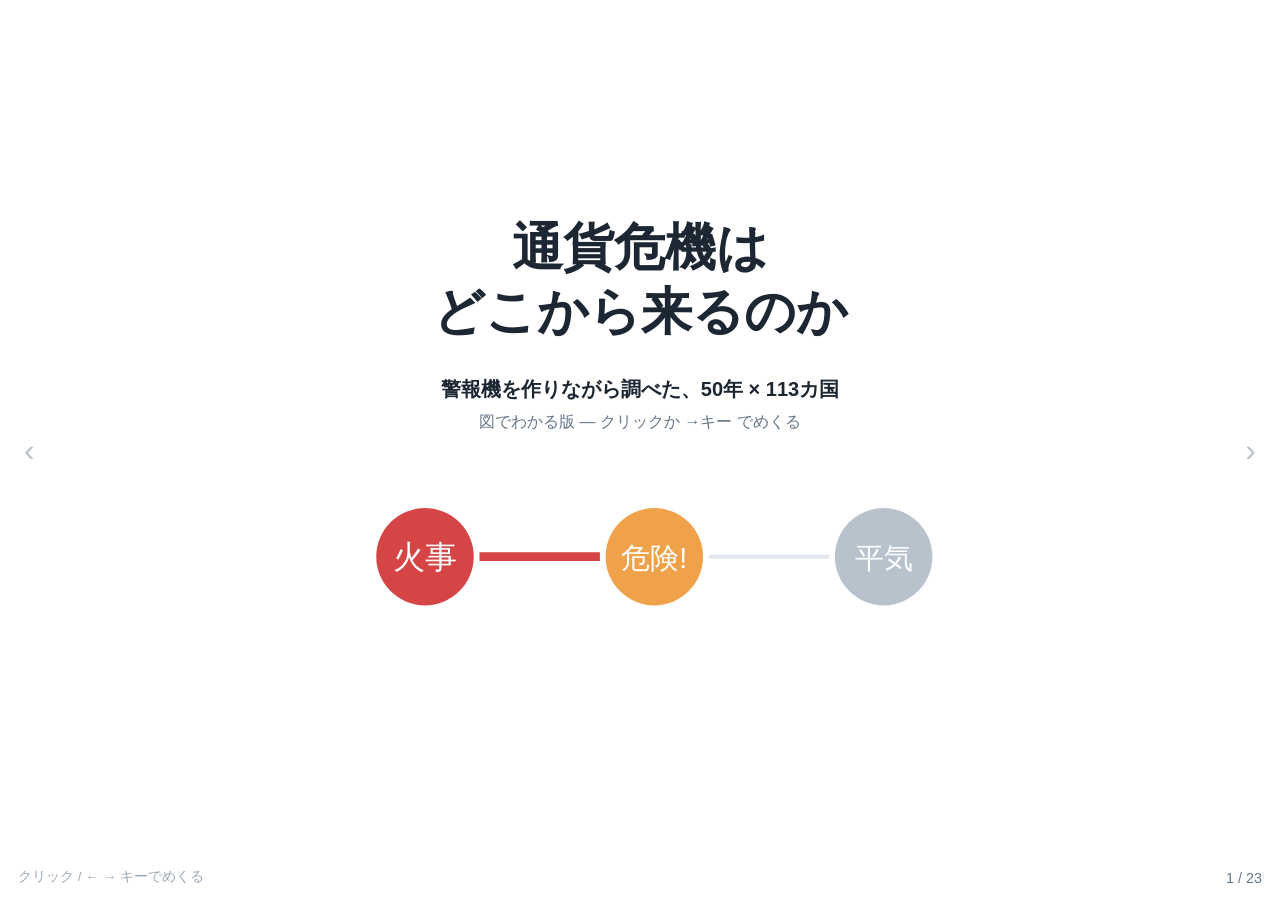
<file: kamishibai.html>
<!DOCTYPE html><html lang="ja"><head><meta charset="utf-8">
<meta name="viewport" content="width=device-width, initial-scale=1">
<title>紙芝居 — 通貨危機はどこから来るのか</title>
<style>
*{box-sizing:border-box;margin:0;padding:0}
body{font-family:-apple-system,"Hiragino Kaku Gothic ProN","Noto Sans JP",Meiryo,sans-serif;background:#f2f5f8;color:#1c2733;overflow:hidden}
.slide{display:none;position:fixed;inset:0;padding:5vh 6vw;flex-direction:column;justify-content:center;align-items:center;text-align:center;background:#fff}
.slide.on{display:flex}
.slide h1{font-size:clamp(1.8rem,5vw,3.2rem);line-height:1.25;margin-bottom:2vh}
.slide h2{font-size:clamp(1.2rem,3.2vw,1.9rem);margin-bottom:2.5vh}
.art{width:min(92vw,860px);margin:1vh 0}
.art svg{width:100%;height:auto}
.cap{font-size:clamp(1rem,2.4vw,1.25rem);font-weight:600;max-width:46em;margin-top:1.5vh}
.sub{font-size:clamp(.85rem,1.9vw,1rem);color:#66778a;max-width:46em;margin-top:1vh}
.nav{position:fixed;bottom:14px;right:18px;font-size:.9rem;color:#66778a;z-index:10}
.btn{position:fixed;top:50%;transform:translateY(-50%);font-size:2rem;color:#b7c2cd;cursor:pointer;user-select:none;z-index:10;padding:20px}
.btn:hover{color:#3572d8}
#prev{left:4px} #next{right:4px}
.hint{position:fixed;bottom:14px;left:18px;font-size:.85rem;color:#9aa8b5}
</style></head><body>
<div class="slide title"><h1>通貨危機は<br>どこから来るのか</h1>
<p class="cap">警報機を作りながら調べた、50年 × 113カ国</p><p class="sub">図でわかる版 — クリックか →キー でめくる</p>
<div class="art"><svg viewBox="0 0 600 160">
<circle cx="150" cy="80" r="34" fill="#d64545"/><text x="150" y="88" font-size="22" fill="#fff" text-anchor="middle">火事</text>
<line x1="188" y1="80" x2="272" y2="80" stroke="#d64545" stroke-width="6"/>
<circle cx="310" cy="80" r="34" fill="#f0a24a"/><text x="310" y="88" font-size="20" fill="#fff" text-anchor="middle">危険!</text>
<line x1="348" y1="80" x2="432" y2="80" stroke="#e3e8ee" stroke-width="3"/>
<circle cx="470" cy="80" r="34" fill="#b7c2cd"/><text x="470" y="88" font-size="20" fill="#fff" text-anchor="middle">平気</text>
</svg></div></div><div class="slide"><h2>①「通貨危機」って何？</h2><div class="art"><svg viewBox="0 0 600 220">
<rect x="60" y="50" width="200" height="100" rx="10" fill="#4a8f5c"/><text x="160" y="108" font-size="30" fill="#fff" text-anchor="middle" font-weight="700">100</text>
<text x="160" y="180" font-size="16" fill="#66778a" text-anchor="middle">去年のお金の価値</text>
<text x="300" y="108" font-size="34" fill="#1c2733" text-anchor="middle">→</text>
<rect x="360" y="80" width="130" height="70" rx="8" fill="#d64545"/><text x="425" y="125" font-size="26" fill="#fff" text-anchor="middle" font-weight="700">65</text>
<text x="425" y="180" font-size="16" fill="#66778a" text-anchor="middle">1年後(30%以上消えたら危機)</text>
</svg></div><p class="cap">その国のお金の価値が、対ドルで1年に30%以上吹き飛ぶ事件。</p><p class="sub">国民の貯金が目減りし、輸入品(ガソリン・食料・薬)が一斉に値上がる。50年で400回以上起きた。</p></div><div class="slide"><h2>② 40年使われてきた警報</h2><div class="art"><svg viewBox="0 0 600 230">
<line x1="300" y1="40" x2="300" y2="70" stroke="#1c2733" stroke-width="5"/>
<line x1="140" y1="70" x2="460" y2="70" stroke="#1c2733" stroke-width="5"/>
<line x1="140" y1="70" x2="140" y2="95" stroke="#1c2733" stroke-width="3"/>
<line x1="460" y1="70" x2="460" y2="95" stroke="#1c2733" stroke-width="3"/>
<rect x="85" y="95" width="110" height="55" rx="8" fill="#d64545"/><text x="140" y="128" font-size="17" fill="#fff" text-anchor="middle">借金</text>
<rect x="405" y="95" width="110" height="55" rx="8" fill="#4a8f5c"/><text x="460" y="128" font-size="17" fill="#fff" text-anchor="middle">貯金</text>
<text x="140" y="175" font-size="14" fill="#66778a" text-anchor="middle">1年以内に返す外貨</text>
<text x="460" y="175" font-size="14" fill="#66778a" text-anchor="middle">外貨準備</text>
<text x="300" y="215" font-size="19" fill="#1c2733" text-anchor="middle" font-weight="700">借金 ÷ 貯金 が 1 を超えたら警報</text>
</svg></div><p class="cap">「1年以内に返す借金が、貯金より多い国は危ない」——単純明快で、中央銀行の基準として現役。</p><p class="sub">ところが2025年に「この警報はもう死んだ」という論文が出た。誰も成績表を作らないまま。</p></div><div class="slide"><h2>③ 成績表を作ってみた(世界初)</h2><div class="art"><svg viewBox="0 0 600 250">
<rect x="90" y="30" width="200" height="90" rx="10" fill="#e7f0e9" stroke="#4a8f5c" stroke-width="2"/>
<text x="190" y="65" font-size="16" fill="#4a8f5c" text-anchor="middle" font-weight="700">的中 163</text><text x="190" y="95" font-size="13" fill="#66778a" text-anchor="middle">鳴って、危機が来た</text>
<rect x="310" y="30" width="200" height="90" rx="10" fill="#fdeeee" stroke="#d64545" stroke-width="2"/>
<text x="410" y="65" font-size="16" fill="#d64545" text-anchor="middle" font-weight="700">空振り 487</text><text x="410" y="95" font-size="13" fill="#66778a" text-anchor="middle">鳴ったのに、何もなし</text>
<rect x="90" y="135" width="200" height="90" rx="10" fill="#fdeeee" stroke="#d64545" stroke-width="2"/>
<text x="190" y="170" font-size="16" fill="#d64545" text-anchor="middle" font-weight="700">見逃し 298</text><text x="190" y="200" font-size="13" fill="#66778a" text-anchor="middle">黙ってたのに、危機</text>
<rect x="310" y="135" width="200" height="90" rx="10" fill="#eef2f6" stroke="#b7c2cd" stroke-width="2"/>
<text x="410" y="170" font-size="16" fill="#66778a" text-anchor="middle" font-weight="700">正しく沈黙 2,503</text><text x="410" y="200" font-size="13" fill="#66778a" text-anchor="middle">平和で、鳴らず</text>
</svg></div><p class="cap">鳴っても4回に3回は空振り。危機の3分の2は無警報で来る。</p><p class="sub">ただし当てずっぽうよりは1.88倍当たる——「本物だが、弱い」警報だった。</p></div><div class="slide"><h2>④「死んだ」は誤診だった</h2><div class="art"><svg viewBox="0 0 640 240">
<text x="170" y="30" font-size="15" fill="#66778a" text-anchor="middle" font-weight="700">1990年代</text>
<rect x="80" y="45" width="180" height="150" rx="8" fill="none" stroke="#b7c2cd" stroke-width="2"/>
<rect x="80" y="85" width="180" height="110" fill="#cfe0f5"/>
<line x1="70" y1="120" x2="270" y2="120" stroke="#d64545" stroke-width="3" stroke-dasharray="6,4"/>
<text x="170" y="215" font-size="13" fill="#66778a" text-anchor="middle">借金の水位がラインを超える→鳴る</text>
<text x="470" y="30" font-size="15" fill="#66778a" text-anchor="middle" font-weight="700">2000年代〜(みんな貯金した)</text>
<rect x="380" y="45" width="180" height="150" rx="8" fill="none" stroke="#b7c2cd" stroke-width="2"/>
<rect x="380" y="160" width="180" height="35" fill="#cfe0f5"/>
<line x1="370" y1="120" x2="570" y2="120" stroke="#d64545" stroke-width="3" stroke-dasharray="6,4"/>
<text x="470" y="215" font-size="13" fill="#66778a" text-anchor="middle">水位が下がってラインに届かない→鳴らない</text>
</svg></div><p class="cap">アジア危機に懲りて各国が貯金を積み、警報が鳴る機会そのものが消えた。</p><p class="sub">鳴ったときの信頼度はむしろ上昇(1.4倍→1.9倍)。警報は死んでいない、静かになっただけ。</p></div><div class="slide"><h2>⑤ 見逃しの正体：もらい事故</h2><div class="art"><svg viewBox="0 0 640 240">
<circle cx="140" cy="110" r="42" fill="#d64545"/><text x="140" y="105" font-size="17" fill="#fff" text-anchor="middle">相手国</text><text x="140" y="126" font-size="15" fill="#fff" text-anchor="middle">火事!</text>
<line x1="186" y1="110" x2="354" y2="110" stroke="#d64545" stroke-width="8"/>
<text x="270" y="92" font-size="14" fill="#d64545" text-anchor="middle" font-weight="700">貿易の線(大口取引)</text>
<circle cx="400" cy="110" r="42" fill="#4a8f5c"/><text x="400" y="105" font-size="16" fill="#fff" text-anchor="middle">自分</text><text x="400" y="126" font-size="13" fill="#fff" text-anchor="middle">家計簿は健全</text>
<path d="M 455 95 q 30 15 0 30" stroke="#f0a24a" stroke-width="4" fill="none"/>
<text x="540" y="105" font-size="16" fill="#f0a24a" font-weight="700" text-anchor="middle">1〜2年後</text>
<text x="540" y="128" font-size="16" fill="#f0a24a" font-weight="700" text-anchor="middle">危険!</text>
<text x="320" y="205" font-size="15" fill="#66778a" text-anchor="middle">相手の通貨が暴落 → 激安品が流れ込む → 競り負けて自分の通貨にも売り圧力</text>
</svg></div><p class="cap">自分の家計簿が健全でも、大口の貿易相手が燃えていれば1〜2年後に自分も危ない。</p><p class="sub">これで、警報が原理的に見えなかった危機の一部(約14%)が見えるようになった。</p></div><div class="slide"><h2>⑥「効いて当然」の説明を全部つぶした</h2><div class="art"><svg viewBox="0 0 620 250">
<g font-size="16">
<text x="40" y="45" fill="#1c2733">「世界中が燃えてる時代だから」</text><text x="520" y="45" fill="#4a8f5c" font-weight="700">→ 違う</text>
<text x="40" y="85" fill="#1c2733">「近所の国だから」(地理)</text><text x="520" y="85" fill="#4a8f5c" font-weight="700">→ 違う</text>
<text x="40" y="125" fill="#1c2733">「同じ通貨を使う国の道連れ」</text><text x="520" y="125" fill="#4a8f5c" font-weight="700">→ 違う</text>
<text x="40" y="165" fill="#1c2733">「人手で作った別の危機リストなら消える？」</text><text x="520" y="165" fill="#4a8f5c" font-weight="700">→ 残る</text>
<text x="40" y="205" fill="#1c2733">「銀行の貸し借りの線でも効く？」</text><text x="520" y="205" fill="#d64545" font-weight="700">→ 効かない</text>
</g>
<text x="310" y="240" font-size="14" fill="#66778a" text-anchor="middle">最後の1行が大事：何でも通るザル検定ではない。商売の線だけが効く。</text>
</svg></div><p class="cap">「貿易の火事」は7種類の疑いを全部生き残った。</p><p class="sub">しかも銀行危機・債務危機には効かない＝通貨危機専用。「暴落→安売り競争→通貨圧力」という理屈と一致。</p></div><div class="slide"><h2>⑦ 警報は「順位」で出す</h2><div class="art"><svg viewBox="0 0 640 250">
<text x="165" y="35" font-size="15" fill="#d64545" text-anchor="middle" font-weight="700">✗ 固定ライン方式</text>
<rect x="60" y="50" width="210" height="130" rx="8" fill="none" stroke="#b7c2cd" stroke-width="2"/>
<line x1="60" y1="90" x2="270" y2="90" stroke="#d64545" stroke-width="3" stroke-dasharray="6,4"/>
<rect x="60" y="150" width="210" height="30" fill="#cfe0f5"/>
<text x="165" y="205" font-size="13" fill="#66778a" text-anchor="middle">時代が変わると誰も届かず永久に沈黙</text>
<text x="470" y="35" font-size="15" fill="#4a8f5c" text-anchor="middle" font-weight="700">○ 毎年ランキング方式</text>
<rect x="380" y="60" width="180" height="24" rx="5" fill="#d64545"/><text x="392" y="77" font-size="13" fill="#fff">1位 いちばん危ない国</text>
<rect x="380" y="90" width="180" height="24" rx="5" fill="#f0a24a"/><text x="392" y="107" font-size="13" fill="#fff">2位</text>
<rect x="380" y="120" width="180" height="24" rx="5" fill="#f0c98a"/><text x="392" y="137" font-size="13" fill="#fff">3位 …上位を見張る</text>
<rect x="380" y="150" width="180" height="24" rx="5" fill="#dfe6ec"/><text x="392" y="167" font-size="13" fill="#66778a">…113位まで</text>
<text x="470" y="205" font-size="13" fill="#66778a" text-anchor="middle">「今年一番危ない順」は絶対に風化しない</text>
</svg></div><p class="cap">固定の危険水域は必ず風化する(本家も自作警報も同じ死に方をした)。</p><p class="sub">順位方式なら、どの監視予算でも捕捉率・的中率の両方が上がった。</p></div><div class="slide"><h2>⑧ 大波の解剖：主犯は「嵐」</h2><div class="art"><svg viewBox="0 0 640 240">
<rect x="80" y="60" width="420" height="60" rx="8" fill="#8fa3b8"/>
<rect x="500" y="60" width="70" height="60" rx="8" fill="#d64545"/>
<text x="290" y="97" font-size="19" fill="#fff" text-anchor="middle" font-weight="700">嵐(世界共通ショック) 85%</text>
<text x="535" y="88" font-size="13" fill="#fff" text-anchor="middle">伝染</text><text x="535" y="106" font-size="13" fill="#fff" text-anchor="middle">15%</text>
<text x="320" y="160" font-size="15" fill="#66778a" text-anchor="middle">1982年・1997年のような「同時多発の大波」の成分(火事シミュレーター500回で分解)</text>
<text x="320" y="195" font-size="15" fill="#1c2733" text-anchor="middle" font-weight="700">タイ1997を歴史から消しても、隣国の運命はほぼ変わらなかった</text>
<text x="320" y="220" font-size="14" fill="#66778a" text-anchor="middle">= タイは台風の最初の雨粒であって、台風の原因ではない</text>
</svg></div><p class="cap">嵐が波を作り(いつ・何件)、貿易の火事が犠牲者を選ぶ(誰が)。</p><p class="sub">国を1個ずつ見ても大波は説明できない——「気象」の情報が必要だった。</p></div><div class="slide"><h2>⑨ 機械が歴史の名場面を独力で言い当てた</h2><div class="art"><svg viewBox="0 0 880 380"><rect x="50.0" y="293.3" width="13.3" height="44.7" fill="#b7c2cd" rx="2"/><rect x="67.7" y="303.3" width="13.3" height="34.7" fill="#b7c2cd" rx="2"/><rect x="85.5" y="318.2" width="13.3" height="19.8" fill="#b7c2cd" rx="2"/><rect x="103.2" y="333.0" width="13.3" height="5.0" fill="#b7c2cd" rx="2"/><rect x="121.0" y="253.7" width="13.3" height="84.3" fill="#b7c2cd" rx="2"/><rect x="138.7" y="80.0" width="13.3" height="258.0" fill="#d64545" rx="2"/><rect x="156.4" y="268.5" width="13.3" height="69.5" fill="#b7c2cd" rx="2"/><rect x="174.2" y="273.5" width="13.3" height="64.5" fill="#b7c2cd" rx="2"/><rect x="191.9" y="293.3" width="13.3" height="44.7" fill="#b7c2cd" rx="2"/><rect x="209.7" y="283.4" width="13.3" height="54.6" fill="#b7c2cd" rx="2"/><rect x="227.4" y="283.4" width="13.3" height="54.6" fill="#b7c2cd" rx="2"/><rect x="245.1" y="308.2" width="13.3" height="29.8" fill="#b7c2cd" rx="2"/><rect x="262.9" y="308.2" width="13.3" height="29.8" fill="#b7c2cd" rx="2"/><rect x="280.6" y="293.3" width="13.3" height="44.7" fill="#d64545" rx="2"/><rect x="298.3" y="283.4" width="13.3" height="54.6" fill="#b7c2cd" rx="2"/><rect x="316.1" y="278.5" width="13.3" height="59.5" fill="#b7c2cd" rx="2"/><rect x="333.8" y="273.5" width="13.3" height="64.5" fill="#b7c2cd" rx="2"/><rect x="351.6" y="204.0" width="13.3" height="134.0" fill="#d64545" rx="2"/><rect x="369.3" y="293.3" width="13.3" height="44.7" fill="#b7c2cd" rx="2"/><rect x="387.0" y="308.2" width="13.3" height="29.8" fill="#b7c2cd" rx="2"/><rect x="404.8" y="293.3" width="13.3" height="44.7" fill="#b7c2cd" rx="2"/><rect x="422.5" y="233.8" width="13.3" height="104.2" fill="#d64545" rx="2"/><rect x="440.3" y="278.5" width="13.3" height="59.5" fill="#b7c2cd" rx="2"/><rect x="458.0" y="303.3" width="13.3" height="34.7" fill="#b7c2cd" rx="2"/><rect x="475.7" y="303.3" width="13.3" height="34.7" fill="#b7c2cd" rx="2"/><rect x="493.5" y="283.4" width="13.3" height="54.6" fill="#b7c2cd" rx="2"/><rect x="511.2" y="323.1" width="13.3" height="14.9" fill="#b7c2cd" rx="2"/><rect x="529.0" y="328.1" width="13.3" height="9.9" fill="#b7c2cd" rx="2"/><rect x="546.7" y="333.0" width="13.3" height="5.0" fill="#b7c2cd" rx="2"/><rect x="564.4" y="338.0" width="13.3" height="0.0" fill="#b7c2cd" rx="2"/><rect x="582.2" y="338.0" width="13.3" height="0.0" fill="#b7c2cd" rx="2"/><rect x="599.9" y="318.2" width="13.3" height="19.8" fill="#b7c2cd" rx="2"/><rect x="617.7" y="298.3" width="13.3" height="39.7" fill="#d64545" rx="2"/><rect x="635.4" y="323.1" width="13.3" height="14.9" fill="#b7c2cd" rx="2"/><rect x="653.1" y="323.1" width="13.3" height="14.9" fill="#b7c2cd" rx="2"/><rect x="670.9" y="323.1" width="13.3" height="14.9" fill="#b7c2cd" rx="2"/><rect x="688.6" y="303.3" width="13.3" height="34.7" fill="#b7c2cd" rx="2"/><rect x="706.3" y="313.2" width="13.3" height="24.8" fill="#b7c2cd" rx="2"/><rect x="724.1" y="253.7" width="13.3" height="84.3" fill="#b7c2cd" rx="2"/><rect x="741.8" y="263.6" width="13.3" height="74.4" fill="#d64545" rx="2"/><rect x="759.6" y="323.1" width="13.3" height="14.9" fill="#b7c2cd" rx="2"/><rect x="777.3" y="323.1" width="13.3" height="14.9" fill="#b7c2cd" rx="2"/><rect x="795.0" y="318.2" width="13.3" height="19.8" fill="#b7c2cd" rx="2"/><rect x="812.8" y="323.1" width="13.3" height="14.9" fill="#b7c2cd" rx="2"/><rect x="830.5" y="303.3" width="13.3" height="34.7" fill="#b7c2cd" rx="2"/><rect x="848.3" y="313.2" width="13.3" height="24.8" fill="#b7c2cd" rx="2"/><line x1="145.8" y1="76.0" x2="145.8" y2="60" stroke="#d64545" stroke-width="1.2" stroke-dasharray="3,3"/><text x="145.8" y="55" font-size="14" fill="#d64545" text-anchor="middle" font-weight="700">1982 中南米債務危機</text><line x1="287.7" y1="289.3" x2="287.7" y2="86" stroke="#d64545" stroke-width="1.2" stroke-dasharray="3,3"/><text x="287.7" y="81" font-size="14" fill="#d64545" text-anchor="middle" font-weight="700">1990 湾岸・ソ連末期</text><line x1="358.7" y1="200.0" x2="358.7" y2="60" stroke="#d64545" stroke-width="1.2" stroke-dasharray="3,3"/><text x="358.7" y="55" font-size="14" fill="#d64545" text-anchor="middle" font-weight="700">1994 テキーラ/CFA</text><line x1="429.6" y1="229.8" x2="429.6" y2="86" stroke="#d64545" stroke-width="1.2" stroke-dasharray="3,3"/><text x="429.6" y="81" font-size="14" fill="#d64545" text-anchor="middle" font-weight="700">1998 アジア・ロシア</text><line x1="624.7" y1="294.3" x2="624.7" y2="60" stroke="#d64545" stroke-width="1.2" stroke-dasharray="3,3"/><text x="624.7" y="55" font-size="14" fill="#d64545" text-anchor="middle" font-weight="700">2009 世界金融危機</text><line x1="748.9" y1="259.6" x2="748.9" y2="86" stroke="#d64545" stroke-width="1.2" stroke-dasharray="3,3"/><text x="748.9" y="81" font-size="14" fill="#d64545" text-anchor="middle" font-weight="700">2016 資源安</text><text x="110.3" y="360" font-size="13" fill="#66778a" text-anchor="middle">1980</text><text x="287.7" y="360" font-size="13" fill="#66778a" text-anchor="middle">1990</text><text x="465.1" y="360" font-size="13" fill="#66778a" text-anchor="middle">2000</text><text x="642.5" y="360" font-size="13" fill="#66778a" text-anchor="middle">2010</text><text x="819.9" y="360" font-size="13" fill="#66778a" text-anchor="middle">2020</text></svg></div><p class="cap">グレー＝毎年の危機発生数(実測)。赤＝機械が「説明できない嵐が強い」と逆算した年。</p><p class="sub">機械に与えたのは為替と貿易の数字だけ。事件名は一切教えていない。</p></div><div class="slide"><h2>⑩ 嵐の指紋(月単位に拡大して有意に)</h2><div class="art"><svg viewBox="0 0 640 230">
<g text-anchor="middle">
<rect x="60" y="50" width="120" height="90" rx="12" fill="#eef3fb" stroke="#3572d8"/><text x="120" y="92" font-size="24">💵⬆</text><text x="120" y="122" font-size="14" fill="#1c2733">ドル高</text>
<rect x="200" y="50" width="120" height="90" rx="12" fill="#eef3fb" stroke="#3572d8"/><text x="260" y="92" font-size="24">%⬆</text><text x="260" y="122" font-size="14" fill="#1c2733">米国の高金利</text>
<rect x="340" y="50" width="120" height="90" rx="12" fill="#eef3fb" stroke="#3572d8"/><text x="400" y="92" font-size="24">🛢⬇</text><text x="400" y="122" font-size="14" fill="#1c2733">資源安</text>
<rect x="480" y="50" width="120" height="90" rx="12" fill="#eef3fb" stroke="#3572d8"/><text x="540" y="92" font-size="24">😨⬆</text><text x="540" y="122" font-size="14" fill="#1c2733">恐怖指数</text>
</g>
<text x="330" y="180" font-size="16" fill="#1c2733" text-anchor="middle" font-weight="700">4つとも理論どおりの向きで統計的に有意(四半期190点)</text>
<text x="330" y="205" font-size="14" fill="#66778a" text-anchor="middle">この4つの平均=「世界ストレス指数」で、嵐の約8割が説明できた</text>
</svg></div><p class="cap">嵐の正体 ≒ ワシントンの金融環境と世界の投資家心理。</p><p class="sub">新興国の危機の波は、当事国ではなく「世界の気象」が作る。残り2割は未同定。</p></div><div class="slide"><h2>⑪ 全部を1本の式に</h2><div class="art"><svg viewBox="0 0 660 230">
<g text-anchor="middle">
<rect x="30" y="60" width="150" height="80" rx="12" fill="#e7f0e9" stroke="#4a8f5c"/><text x="105" y="95" font-size="15" fill="#1c2733" font-weight="700">家計簿</text><text x="105" y="118" font-size="12" fill="#66778a">借金÷貯金</text>
<text x="200" y="108" font-size="26" fill="#1c2733">+</text>
<rect x="220" y="60" width="150" height="80" rx="12" fill="#fdeeee" stroke="#d64545"/><text x="295" y="95" font-size="15" fill="#1c2733" font-weight="700">隣の火事</text><text x="295" y="118" font-size="12" fill="#66778a">貿易相手の危機</text>
<text x="390" y="108" font-size="26" fill="#1c2733">+</text>
<rect x="410" y="60" width="150" height="80" rx="12" fill="#eef2f6" stroke="#8fa3b8"/><text x="485" y="95" font-size="15" fill="#1c2733" font-weight="700">世界の嵐</text><text x="485" y="118" font-size="12" fill="#66778a">ドル・金利・資源・恐怖</text>
</g>
<text x="330" y="185" font-size="17" fill="#1c2733" text-anchor="middle" font-weight="700">→ 危険スコア → 毎年、世界ランキング上位を見張る</text>
<text x="330" y="210" font-size="13" fill="#66778a" text-anchor="middle">全部が公開データで計算できる。この式だけで50年の危機史の「質感」が再現できることを検証済み</text>
</svg></div><p class="cap">家計簿 + 隣の火事 + 世界の嵐 → 順位で見張る。</p><p class="sub">見えない自由変数はもう無い(嵐の残り2割を除く)。</p></div><div class="slide"><h2>⑫ 実は「危機」は2種類あった</h2><div class="art"><svg viewBox="0 0 640 240">
<text x="170" y="35" font-size="15" fill="#66778a" text-anchor="middle" font-weight="700">ゆっくり崩壊(通貨が沈む)</text>
<polyline points="60,70 120,85 180,105 240,140 280,170" stroke="#d64545" stroke-width="4" fill="none"/>
<text x="170" y="200" font-size="13" fill="#66778a" text-anchor="middle">貿易の火事が予告できるのはこっち</text>
<text x="470" y="35" font-size="15" fill="#66778a" text-anchor="middle" font-weight="700">鋭い攻撃(防衛成功も含む)</text>
<polyline points="380,120 430,118 450,60 470,118 560,120" stroke="#3572d8" stroke-width="4" fill="none"/>
<path d="M 445 75 L 465 75 L 465 98 Q 455 108 445 98 Z" fill="#4a8f5c"/>
<text x="470" y="200" font-size="13" fill="#66778a" text-anchor="middle">香港1998: 為替は1ミリも動かず防衛成功</text>
<text x="320" y="228" font-size="14" fill="#1c2733" text-anchor="middle" font-weight="700">2つの重なりは17%だけ。しかも固定相場の国の危機は攻撃型に+14ポイント偏る(制度が型を決める)</text>
</svg></div><p class="cap">為替に加えて「準備の急減」「金利の急騰」も見る物差しに変えたら、防衛に成功した攻撃が見えるようになった。</p><p class="sub">旧しくみでは香港1998(ペッグ防衛戦)は原理的に不可視だった。攻撃のタイミングは嵐と同期する(r=+0.39)。</p></div><div class="slide"><h2>⑬ 貯金の真実：防ぐが、救わない</h2><div class="art"><svg viewBox="0 0 660 240">
<g text-anchor="middle">
<path d="M 90 60 L 130 60 L 130 105 Q 110 125 90 105 Z" fill="#4a8f5c"/>
<text x="110" y="150" font-size="15" fill="#1c2733" font-weight="700">抑止力 ○</text>
<text x="110" y="172" font-size="12" fill="#66778a">貯金が薄い国ほど</text><text x="110" y="188" font-size="12" fill="#66778a">攻撃される(0.63)</text>
<path d="M 300 60 L 340 60 L 340 105 Q 320 125 300 105 Z" fill="#b7c2cd"/>
<line x1="295" y1="55" x2="345" y2="120" stroke="#d64545" stroke-width="5"/>
<text x="320" y="150" font-size="15" fill="#1c2733" font-weight="700">防衛力 ✗</text>
<text x="320" y="172" font-size="12" fill="#66778a">攻撃されたら貯金の</text><text x="320" y="188" font-size="12" fill="#66778a">多寡は生死を分けない(0.47)</text>
<circle cx="510" cy="75" r="24" fill="#d64545"/><line x1="537" y1="75" x2="580" y2="75" stroke="#d64545" stroke-width="6"/><circle cx="598" cy="75" r="18" fill="#f0a24a"/>
<text x="545" y="150" font-size="15" fill="#1c2733" font-weight="700">生死の分水嶺</text>
<text x="545" y="172" font-size="12" fill="#66778a">貿易近傍の火事(0.61)が</text><text x="545" y="188" font-size="12" fill="#66778a">倒れるかを決める</text>
</g>
<text x="330" y="225" font-size="13" fill="#66778a" text-anchor="middle">理由: 攻撃者は貯金を見て標的を選ぶ→攻撃された時点で貯金の情報は使い尽くされている</text>
</svg></div><p class="cap">貯金は攻撃の頻度を減らすが、攻撃されたときの生存率は買えない。</p><p class="sub">1997年後の世界的な貯金ブームは「攻撃されにくさ」を買った。生存を買うのは貿易構造——一朝一夕に積めない。</p></div><div class="slide"><h2>⑭ 警報は二車線に</h2><div class="art"><svg viewBox="0 0 660 230">
<rect x="50" y="45" width="270" height="130" rx="12" fill="#fdeeee" stroke="#d64545"/>
<text x="185" y="75" font-size="15" fill="#d64545" text-anchor="middle" font-weight="700">遅い車線：崩壊を予知</text>
<text x="185" y="102" font-size="13" fill="#1c2733" text-anchor="middle">家計簿 + 貿易の火事</text>
<text x="185" y="124" font-size="13" fill="#1c2733" text-anchor="middle">1〜2年先/的中2.17倍</text>
<text x="185" y="152" font-size="12" fill="#66778a" text-anchor="middle">上位: ジブチ・ベラルーシ・アルメニア…</text>
<rect x="340" y="45" width="270" height="130" rx="12" fill="#eef3fb" stroke="#3572d8"/>
<text x="475" y="75" font-size="15" fill="#3572d8" text-anchor="middle" font-weight="700">速い車線：攻撃を予知</text>
<text x="475" y="102" font-size="13" fill="#1c2733" text-anchor="middle">準備の輸入月数の薄さ×嵐</text>
<text x="475" y="124" font-size="13" fill="#1c2733" text-anchor="middle">数ヶ月先/的中1.86倍</text>
<text x="475" y="152" font-size="12" fill="#66778a" text-anchor="middle">最薄: ボリビア0.7ヶ月・ジンバブエ0.7…</text>
<text x="330" y="205" font-size="14" fill="#1c2733" text-anchor="middle" font-weight="700">二車線とも赤: ベラルーシ・ジブチ・トルコ(最強警戒クラス) ／ 嵐ゲージは現在「中立」</text>
</svg></div><p class="cap">発見が全部そのまま警報の設計図になった。</p><p class="sub">顔検査: 準備最下位だったボリビア(2025年12月時点0.7ヶ月分)は、2026年2月に実際に危機入りした。</p></div><div class="slide"><h2>⑮ で、いまどこが危ない？(2024年末データ)</h2><div class="art"><svg viewBox="0 0 640 250">
<g font-size="15">
<rect x="60" y="35" width="440" height="28" rx="6" fill="#d64545"/><text x="72" y="55" fill="#fff" font-weight="700">1位 ジブチ — 借金過多 × エチオピアの火事42%</text>
<rect x="60" y="72" width="400" height="28" rx="6" fill="#e06c6c"/><text x="72" y="92" fill="#fff" font-weight="700">2位 ベラルーシ — 貿易の69%がロシア</text>
<rect x="60" y="109" width="360" height="28" rx="6" fill="#ea8f8f"/><text x="72" y="129" fill="#fff" font-weight="700">3位 アルメニア — ロシア38%</text>
<rect x="60" y="146" width="330" height="28" rx="6" fill="#f2b3b3"/><text x="72" y="166" fill="#1c2733" font-weight="700">4位 トルコ — 借金1.15 × 火事12%</text>
<rect x="60" y="183" width="300" height="28" rx="6" fill="#f7d2d2"/><text x="72" y="203" fill="#1c2733" font-weight="700">5位 ジョージア — ロシア11%</text>
</g>
<text x="320" y="240" font-size="14" fill="#66778a" text-anchor="middle">地図を与えていないのに、貿易の線がロシア圏とエチオピア回廊を再発見した</text>
</svg></div><p class="cap">2024年の火元：エジプト・ナイジェリア・アルゼンチン・エチオピア・ロシア等12カ国。</p><p class="sub">このリストは日付つきで公開保存済み——2027-28年に答え合わせができる(過去実績: 当てずっぽうの1.5〜2倍)。</p></div><div class="slide"><h2>⑯ 警報を「年1回」から「毎月」に作り替えた</h2><div class="art"><svg viewBox="0 0 660 240">
<g text-anchor="middle">
<rect x="50" y="45" width="180" height="90" rx="12" fill="#eef2f6" stroke="#b7c2cd"/>
<text x="140" y="80" font-size="15" fill="#66778a" font-weight="700">旧: 年1回更新</text>
<text x="140" y="105" font-size="12" fill="#66778a">前年末の情報で1年見張る</text>
<text x="260" y="95" font-size="26" fill="#1c2733">→</text>
<rect x="290" y="45" width="180" height="90" rx="12" fill="#e7f0e9" stroke="#4a8f5c"/>
<text x="380" y="80" font-size="15" fill="#4a8f5c" font-weight="700">新: 毎月更新</text>
<text x="380" y="105" font-size="12" fill="#66778a">月末ごとに再計算</text>
</g>
<g text-anchor="middle" font-size="13">
<rect x="500" y="40" width="42" height="86" rx="4" fill="#4a8f5c"/><text x="521" y="145" fill="#1c2733">3ヶ月先</text><text x="521" y="65" fill="#fff" font-weight="700">+.043</text>
<rect x="552" y="52" width="42" height="74" rx="4" fill="#6da97c"/><text x="573" y="145" fill="#1c2733">6ヶ月</text><text x="573" y="75" fill="#fff" font-weight="700">+.037</text>
<rect x="604" y="86" width="42" height="40" rx="4" fill="#a3c9ad"/><text x="625" y="145" fill="#1c2733">12ヶ月</text><text x="625" y="105" fill="#fff" font-weight="700">+.020</text>
</g>
<text x="330" y="185" font-size="15" fill="#1c2733" text-anchor="middle" font-weight="700">毎月見る方が判別力+0.04。近い先の予告ほど得をする(右の棒)</text>
<text x="330" y="212" font-size="13" fill="#66778a" text-anchor="middle">理由は次のスライド——「火事は速く燃え広がり、速く消える」から</text>
</svg></div><p class="cap">月末ごとに計算し直す警報は、年1回更新に統計的にはっきり勝った(4.6万国月で検証)。</p><p class="sub">鮮度の利得は3ヶ月先>6ヶ月>12ヶ月。逆に、準備や嵐の指標を月次で足しても改善なし——月次化の勝ち分はすべて「火事の鮮度」。</p></div><div class="slide"><h2>⑰ 火の半減期は約3.8ヶ月</h2><div class="art"><svg viewBox="0 0 660 240">
<g text-anchor="middle">
<circle cx="120" cy="80" r="44" fill="#d64545"/><text x="120" y="90" font-size="26" fill="#fff">🔥</text>
<text x="120" y="150" font-size="14" fill="#1c2733" font-weight="700">当月の火 100%</text>
<circle cx="280" cy="88" r="36" fill="#e06c6c"/><text x="280" y="97" font-size="21" fill="#fff">🔥</text>
<text x="280" y="150" font-size="14" fill="#1c2733">1-3ヶ月前 78%</text>
<circle cx="430" cy="98" r="24" fill="#ea9a9a"/><text x="430" y="106" font-size="15" fill="#fff">🔥</text>
<text x="430" y="150" font-size="14" fill="#1c2733">4-6ヶ月前 32%</text>
<circle cx="560" cy="106" r="12" fill="#f2cccc"/>
<text x="560" y="150" font-size="14" fill="#66778a">7-12ヶ月前 ≈0</text>
</g>
<text x="330" y="195" font-size="16" fill="#1c2733" text-anchor="middle" font-weight="700">隣の火事の「予告力」は約3.8ヶ月で半分に減る</text>
<text x="330" y="220" font-size="13" fill="#66778a" text-anchor="middle">年次データで見つけた「火事は当年しか効かない」の正体。月ごとに測って初めて出た数字</text>
</svg></div><p class="cap">古い火事はもう怖くない——予告力は数ヶ月で燃え尽きる。</p><p class="sub">だから警報は毎月更新に値する。%は「7-12ヶ月前の火」を床にした判別力の残存率。</p></div><div class="slide"><h2>⑱ 危機には「長い前兆」がある</h2><div class="art"><svg viewBox="0 0 660 250">
<line x1="60" y1="70" x2="600" y2="70" stroke="#b7c2cd" stroke-width="3"/>
<circle cx="600" cy="70" r="16" fill="#d64545"/><text x="600" y="47" font-size="14" fill="#d64545" text-anchor="middle" font-weight="700">危機</text>
<g fill="#f0a24a">
<circle cx="170" cy="70" r="8"/><circle cx="220" cy="70" r="8"/><circle cx="270" cy="70" r="8"/><circle cx="320" cy="70" r="8"/><circle cx="370" cy="70" r="8"/><circle cx="420" cy="70" r="8"/><circle cx="470" cy="70" r="8"/><circle cx="520" cy="70" r="8"/><circle cx="565" cy="70" r="8"/>
</g>
<text x="170" y="105" font-size="13" fill="#f0a24a" text-anchor="middle" font-weight="700">↑最初の点灯</text>
<text x="170" y="125" font-size="13" fill="#66778a" text-anchor="middle">中央値21ヶ月前</text>
<text x="380" y="105" font-size="13" fill="#66778a" text-anchor="middle">直前2年の83%の月で点灯(中央値)</text>
<g text-anchor="middle">
<rect x="80" y="155" width="150" height="62" rx="10" fill="#eef2f6"/><text x="155" y="180" font-size="13" fill="#66778a">点いたばかり</text><text x="155" y="205" font-size="17" fill="#1c2733" font-weight="700">的中 3.5%</text>
<rect x="255" y="155" width="150" height="62" rx="10" fill="#f7e8d8"/><text x="330" y="180" font-size="13" fill="#66778a">4-11ヶ月連続</text><text x="330" y="205" font-size="17" fill="#1c2733" font-weight="700">5.3%</text>
<rect x="430" y="155" width="150" height="62" rx="10" fill="#fdeeee" stroke="#d64545"/><text x="505" y="180" font-size="13" fill="#d64545">12ヶ月以上連続</text><text x="505" y="205" font-size="17" fill="#d64545" font-weight="700">9.6%</text>
</g>
<text x="330" y="242" font-size="13" fill="#66778a" text-anchor="middle">※「連続月数」を材料として式に足しても改善ゼロ——持続の情報はスコアの高さに織り込み済みだった</text>
</svg></div><p class="cap">警報は直前に鳴るサイレンではない。危ない国は危機の2年近く前から光り続ける。</p><p class="sub">点いた瞬間の警報はほぼ当たらない(3.5%＝ほぼ偶然)。「ずっと赤い国」こそ本物(9.6%・偶然の3.3倍)。</p></div><div class="slide"><h2>⑲ 見逃しの正体は「順位負け」だった</h2><div class="art"><svg viewBox="0 0 660 250">
<g text-anchor="middle">
<rect x="60" y="50" width="240" height="150" rx="12" fill="#fdeeee" stroke="#d64545"/>
<text x="180" y="85" font-size="15" fill="#d64545" font-weight="700">見逃した危機96件の中身</text>
<rect x="85" y="105" width="190" height="34" rx="6" fill="#d64545"/><text x="180" y="128" font-size="13" fill="#fff">98% 兆候はあったが順位負け</text>
<rect x="85" y="150" width="30" height="34" rx="6" fill="#b7c2cd"/><text x="200" y="173" font-size="13" fill="#66778a">2% 完全に静かな死</text>
</g>
<polyline points="380,190 420,155 470,135 520,120 570,95" stroke="#3572d8" stroke-width="4" fill="none"/>
<g fill="#3572d8"><circle cx="380" cy="190" r="5"/><circle cx="420" cy="155" r="5"/><circle cx="470" cy="135" r="5"/><circle cx="520" cy="120" r="5"/><circle cx="570" cy="95" r="5"/></g>
<g font-size="11" fill="#66778a" text-anchor="middle">
<text x="380" y="215">5%監視</text><text x="420" y="215">10%</text><text x="470" y="215">20%</text><text x="520" y="215">30%</text><text x="570" y="215">50%</text>
<text x="380" y="180">22%</text><text x="425" y="145">31%</text><text x="475" y="125">41%</text><text x="525" y="110">50%</text><text x="575" y="85">69%</text>
</g>
<text x="475" y="60" font-size="14" fill="#3572d8" text-anchor="middle" font-weight="700">監視枠を広げると捕捉率は上がるが…</text>
<text x="330" y="243" font-size="13" fill="#66778a" text-anchor="middle">危機の半分を捕まえるには世界の3割を監視する必要がある(枠を広げるほど的中率は薄まる)</text>
</svg></div><p class="cap">見逃される危機は「見えない」のではない——兆候はあるのに、他国より目立たない中位圏で起きる。</p><p class="sub">制約は情報の不在ではなく「上位10%しか見張れない」という予算。※「兆候あり」の判定は甘めなので割り引いて読むこと。</p></div><div class="slide"><h2>⑳ 月次の警戒リスト(2026年7月固定)</h2><div class="art"><svg viewBox="0 0 660 240">
<text x="330" y="35" font-size="16" fill="#1c2733" text-anchor="middle" font-weight="700">二車線とも上位2割 =「二重赤」5カ国</text>
<g text-anchor="middle" font-size="15">
<rect x="45" y="55" width="110" height="60" rx="10" fill="#d64545"/><text x="100" y="90" fill="#fff" font-weight="700">ジンバブエ</text>
<rect x="165" y="55" width="110" height="60" rx="10" fill="#d64545"/><text x="220" y="90" fill="#fff" font-weight="700">ジブチ</text>
<rect x="285" y="55" width="110" height="60" rx="10" fill="#d64545"/><text x="340" y="90" fill="#fff" font-weight="700">トルコ</text>
<rect x="405" y="55" width="110" height="60" rx="10" fill="#d64545"/><text x="460" y="90" fill="#fff" font-weight="700">ベラルーシ</text>
<rect x="525" y="55" width="110" height="60" rx="10" fill="#eaa4a4"/><text x="580" y="83" fill="#fff" font-weight="700">エルサルバドル</text><text x="580" y="103" font-size="10" fill="#fff">※ドル化国(下記)</text>
</g>
<text x="330" y="150" font-size="14" fill="#1c2733" text-anchor="middle">崩壊車線上位: レバノン(リビアの火)・ジンバブエ・コロンビア(アルゼンチンの火)・モザンビーク…</text>
<text x="330" y="175" font-size="14" fill="#1c2733" text-anchor="middle">攻撃車線最薄: ジンバブエ0.7ヶ月・ボリビア0.7・ジブチ0.8・ガイアナ1.7・トルコ1.9…</text>
<text x="330" y="215" font-size="12" fill="#66778a" text-anchor="middle">エルサルバドルは自国通貨が無い(2001年からドル化)ので構造的にほぼ当たり得ない——機械の出力なので削らず残し、答え合わせでは当方に不利に数える</text>
</svg></div><p class="cap">判定ルールごとGitHubに公開固定した——2027年8月以降、同じコードで機械的に答え合わせする。</p><p class="sub">年次で二重赤だったベラルーシ・ジブチ・トルコは月次でも残留。前回リスト最下位のボリビアは実際に2026年2月に危機入りした。</p></div><div class="slide"><h2>㉑ 最後の謎「見逃し」の正体：速い燃焼</h2><div class="art"><svg viewBox="0 0 660 250">
<text x="180" y="32" font-size="15" fill="#66778a" text-anchor="middle" font-weight="700">危機の前月、通貨はもう…</text>
<polyline points="60,70 120,74 180,80 240,92 300,110 340,130" stroke="#d64545" stroke-width="5" fill="none"/>
<circle cx="340" cy="130" r="14" fill="#d64545"/><text x="340" y="108" font-size="13" fill="#d64545" text-anchor="middle" font-weight="700">危機(正式認定)</text>
<text x="200" y="165" font-size="14" fill="#1c2733" text-anchor="middle">前月時点で3ヶ月に7〜9%すでに下落中</text>
<text x="200" y="186" font-size="13" fill="#66778a" text-anchor="middle">(平時の中央値は0%。見逃された危機も同じだった)</text>
<g text-anchor="middle">
<rect x="420" y="55" width="200" height="70" rx="10" fill="#fdeeee" stroke="#d64545"/>
<text x="520" y="82" font-size="14" fill="#d64545" font-weight="700">遅い層(予知)</text>
<text x="520" y="104" font-size="12" fill="#1c2733">家計簿+火事 / 2年前から</text>
<rect x="420" y="140" width="200" height="70" rx="10" fill="#eef3fb" stroke="#3572d8"/>
<text x="520" y="167" font-size="14" fill="#3572d8" font-weight="700">速い層(検知)</text>
<text x="520" y="189" font-size="12" fill="#1c2733">為替自身の滑り出し / 中央値9ヶ月前</text>
</g>
<text x="330" y="238" font-size="14" fill="#1c2733" text-anchor="middle" font-weight="700">二層合わせて危機の92%をカバー(遅10%+速5%の監視枠19%)——「完全に静かな突然死」はほぼ無い</text>
</svg></div><p class="cap">見逃された危機も「見えなかった」のではない——為替自身が数ヶ月前から滑り出していた。</p><p class="sub">ただし速い層は「もう始まった崩壊の検知」であって予知ではない。帳簿・火事・政治・戦争・履歴で説明できない見逃しの正体がこれで、消去法が完成した。</p></div><div class="slide title"><h1>まとめ</h1>
<div class="art"><svg viewBox="0 0 660 235">
<g font-size="17" fill="#1c2733">
<text x="40" y="45">1. 有名な警報は死んでいない——<tspan font-weight="700">鳴らなくなっただけ</tspan></text>
<text x="40" y="85">2. 見逃しの一部は<tspan font-weight="700">取引相手からのもらい事故</tspan>——順位で見張れば拾える</text>
<text x="40" y="125">3. 大波の主犯は<tspan font-weight="700">世界の嵐</tspan>(ドル・金利・資源・恐怖)——伝染は犠牲者を選ぶ役</text>
<text x="40" y="160">4. <tspan font-weight="700">貯金は攻撃を防ぐが救わない</tspan>——生死は貿易近傍、型は為替制度が決める</text>
<text x="40" y="195">5. 警報は<tspan font-weight="700">毎月動かす</tspan>——火の半減期は約4ヶ月、危ない国は2年前から光る</text>
</g>
<text x="40" y="220" font-size="13" fill="#66778a">まだ分からないこと: 嵐の残り2割・「順位負け」する中位圏の危機の拾い方・原理的に予測不能な危機の境界</text>
</svg></div>
<p class="cap">数字は全部、生の計算出力つきで公開してある——疑ってかかれる形で。</p>
<p class="sub">詳細版: advisor_brief.html ／ 正本: docs/data/verified_results.txt (GitHub)</p></div>
<div id="prev" class="btn">&#8249;</div><div id="next" class="btn">&#8250;</div>
<div class="nav"><span id="pg"></span></div>
<div class="hint">クリック / ← → キーでめくる</div>
<script>
const sl=[...document.querySelectorAll('.slide')];let i=0;
function show(k){i=Math.max(0,Math.min(sl.length-1,k));sl.forEach((s,j)=>s.classList.toggle('on',j===i));document.getElementById('pg').textContent=(i+1)+' / '+sl.length;}
document.getElementById('next').onclick=e=>{e.stopPropagation();show(i+1)};
document.getElementById('prev').onclick=e=>{e.stopPropagation();show(i-1)};
document.body.onclick=()=>show(i+1);
document.onkeydown=e=>{if(e.key==='ArrowRight'||e.key===' ')show(i+1);if(e.key==='ArrowLeft')show(i-1)};
show(0);
</script></body></html>
</file>
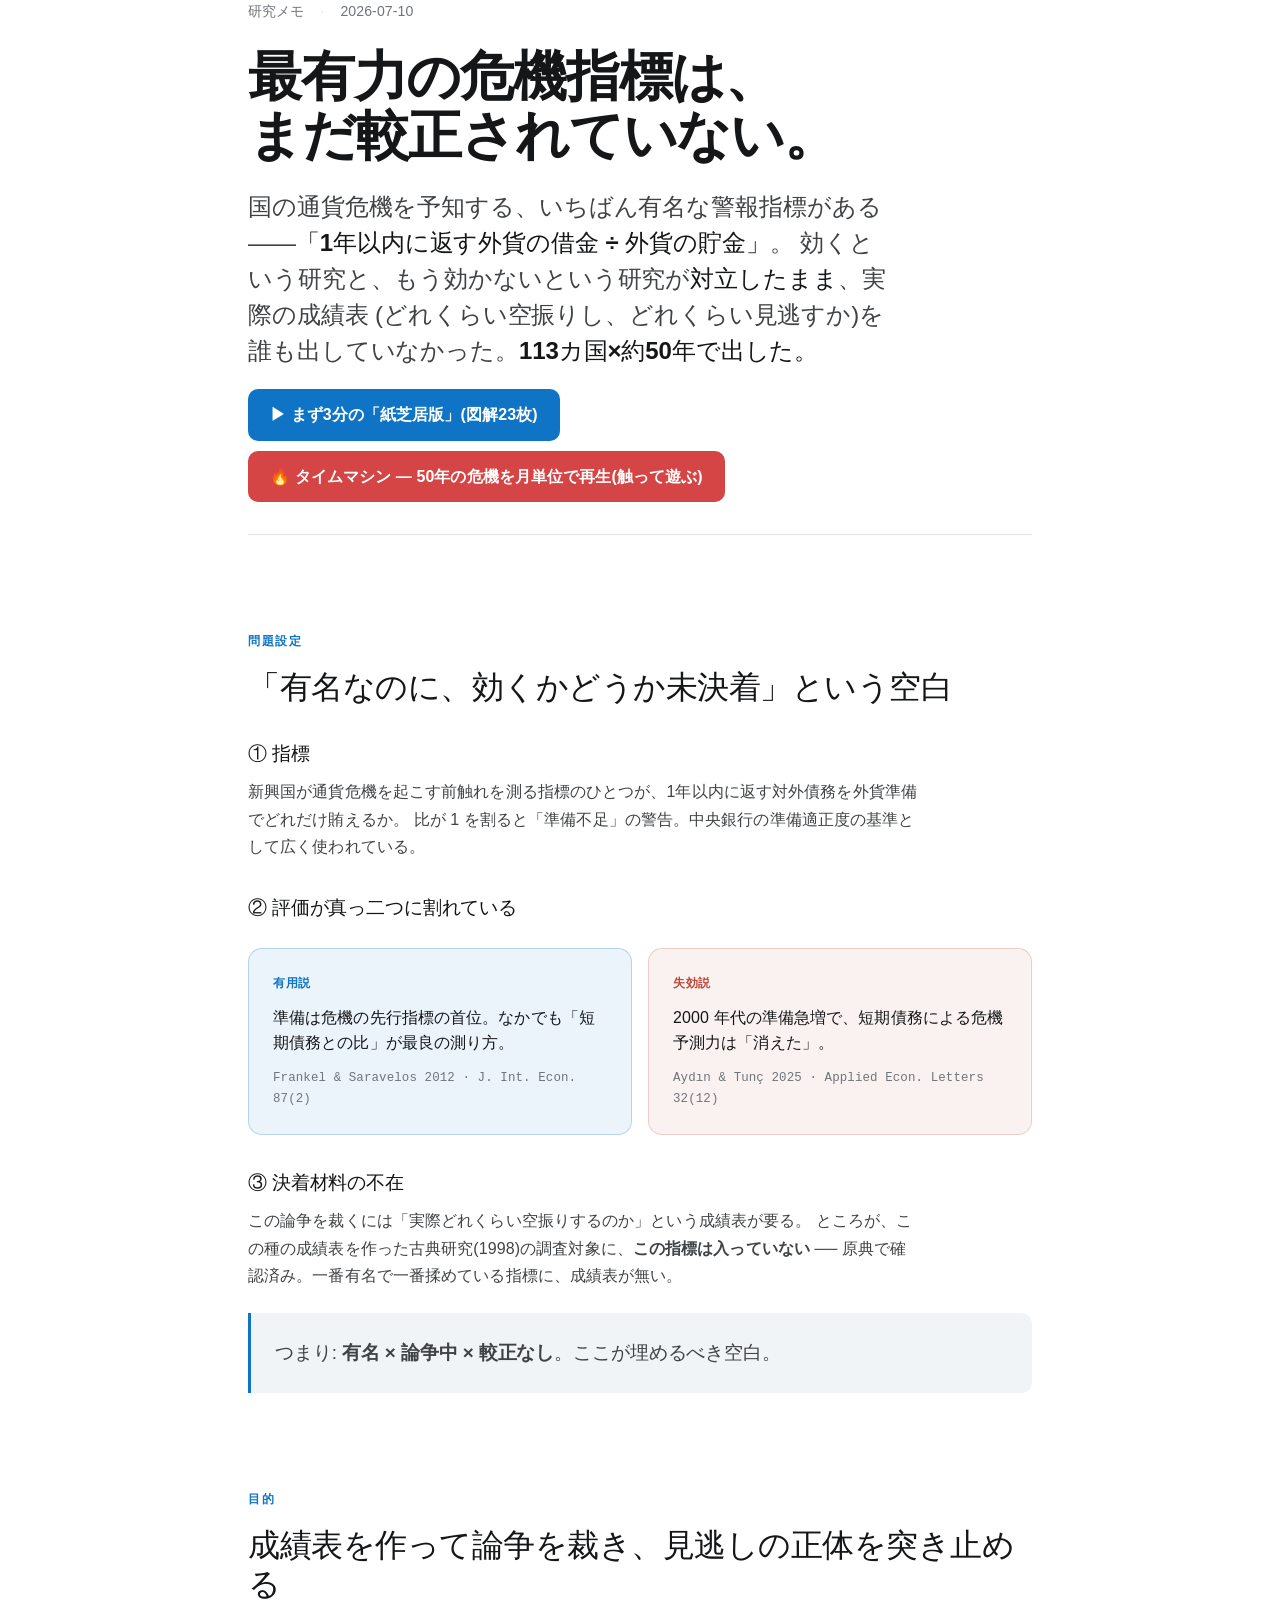
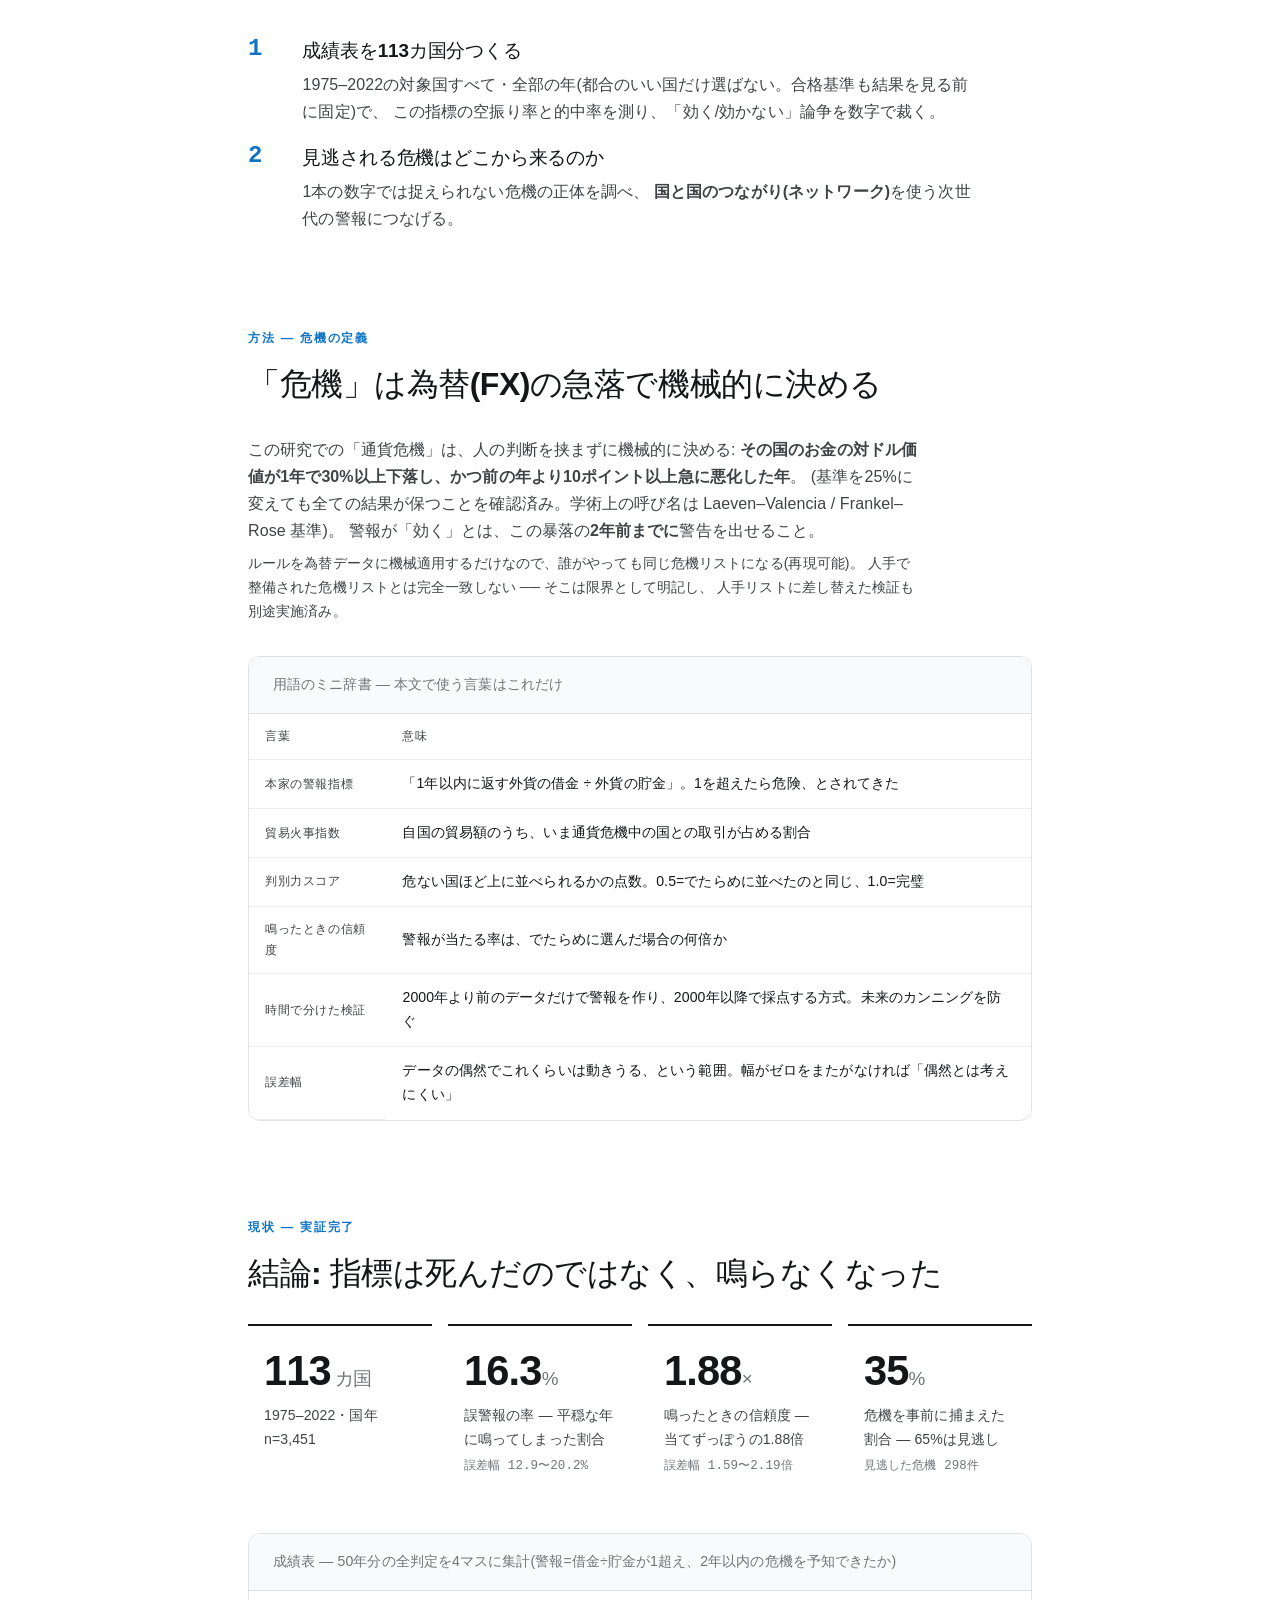
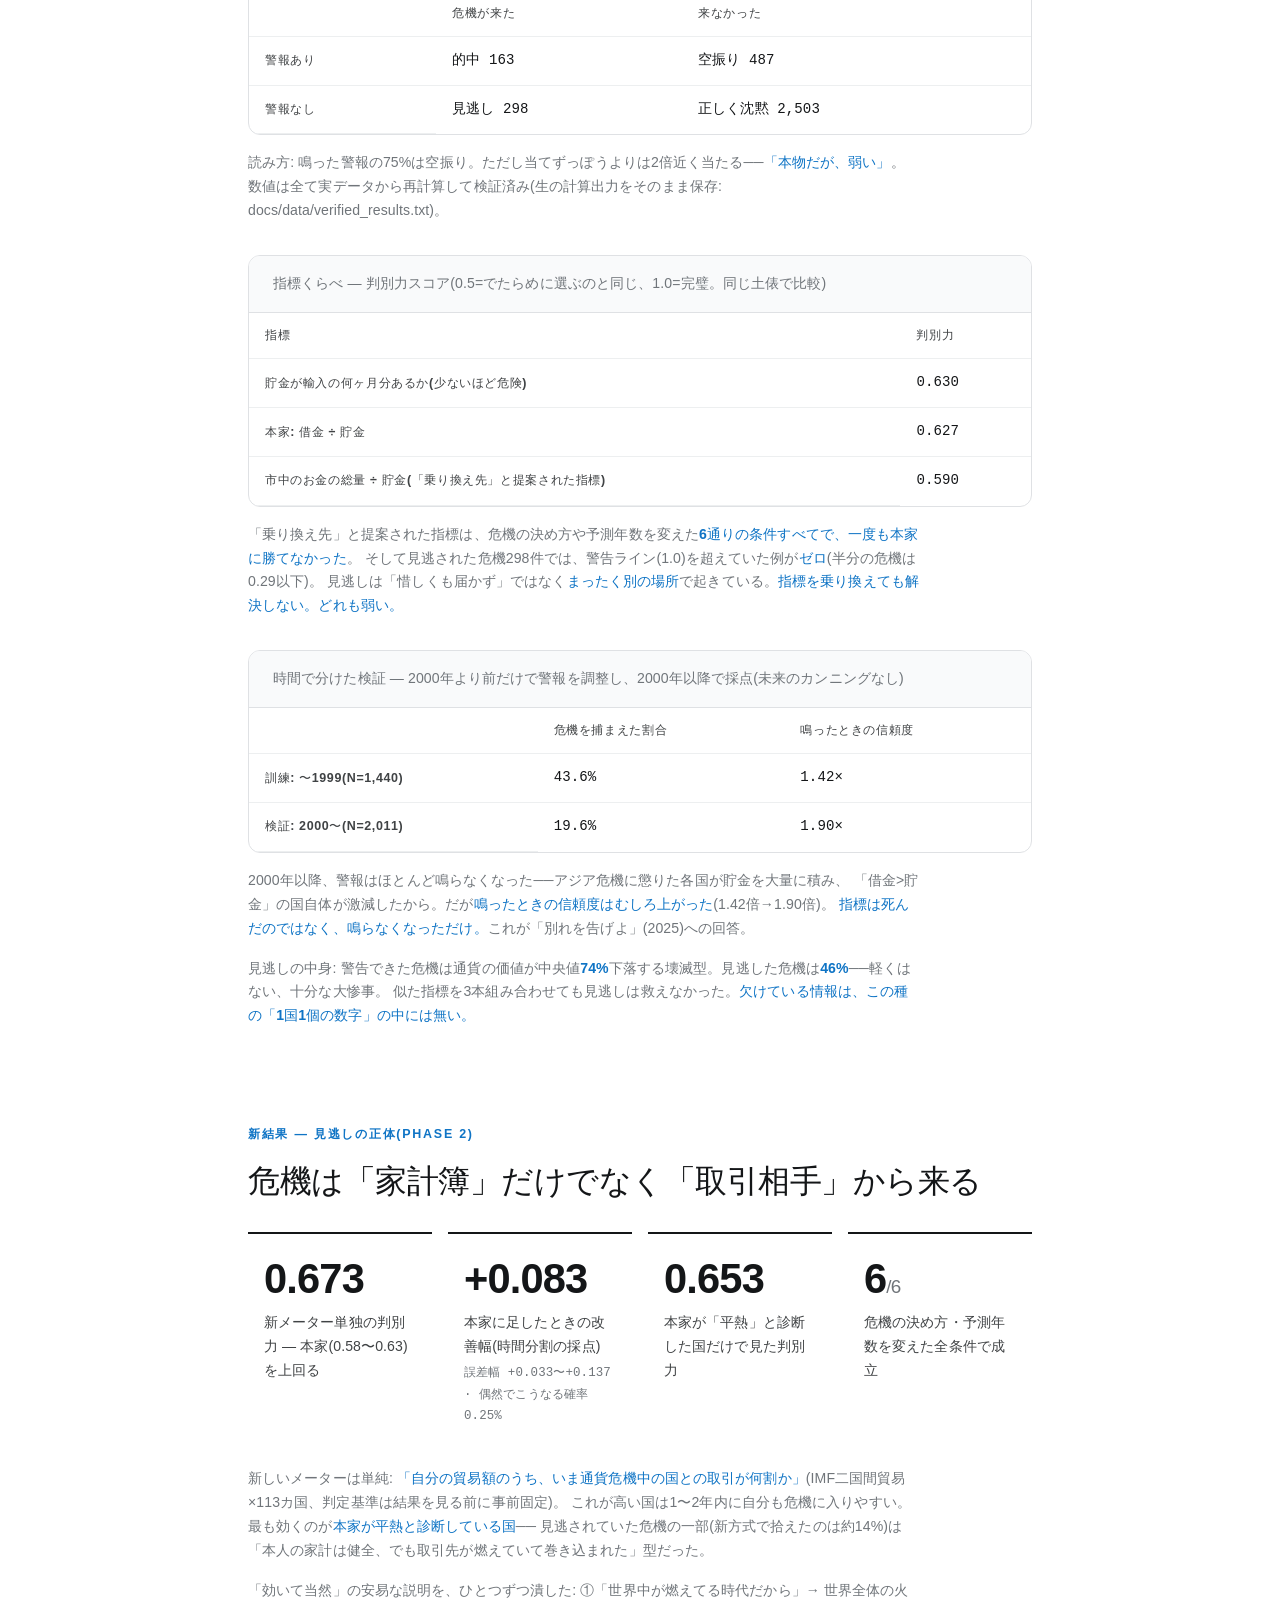
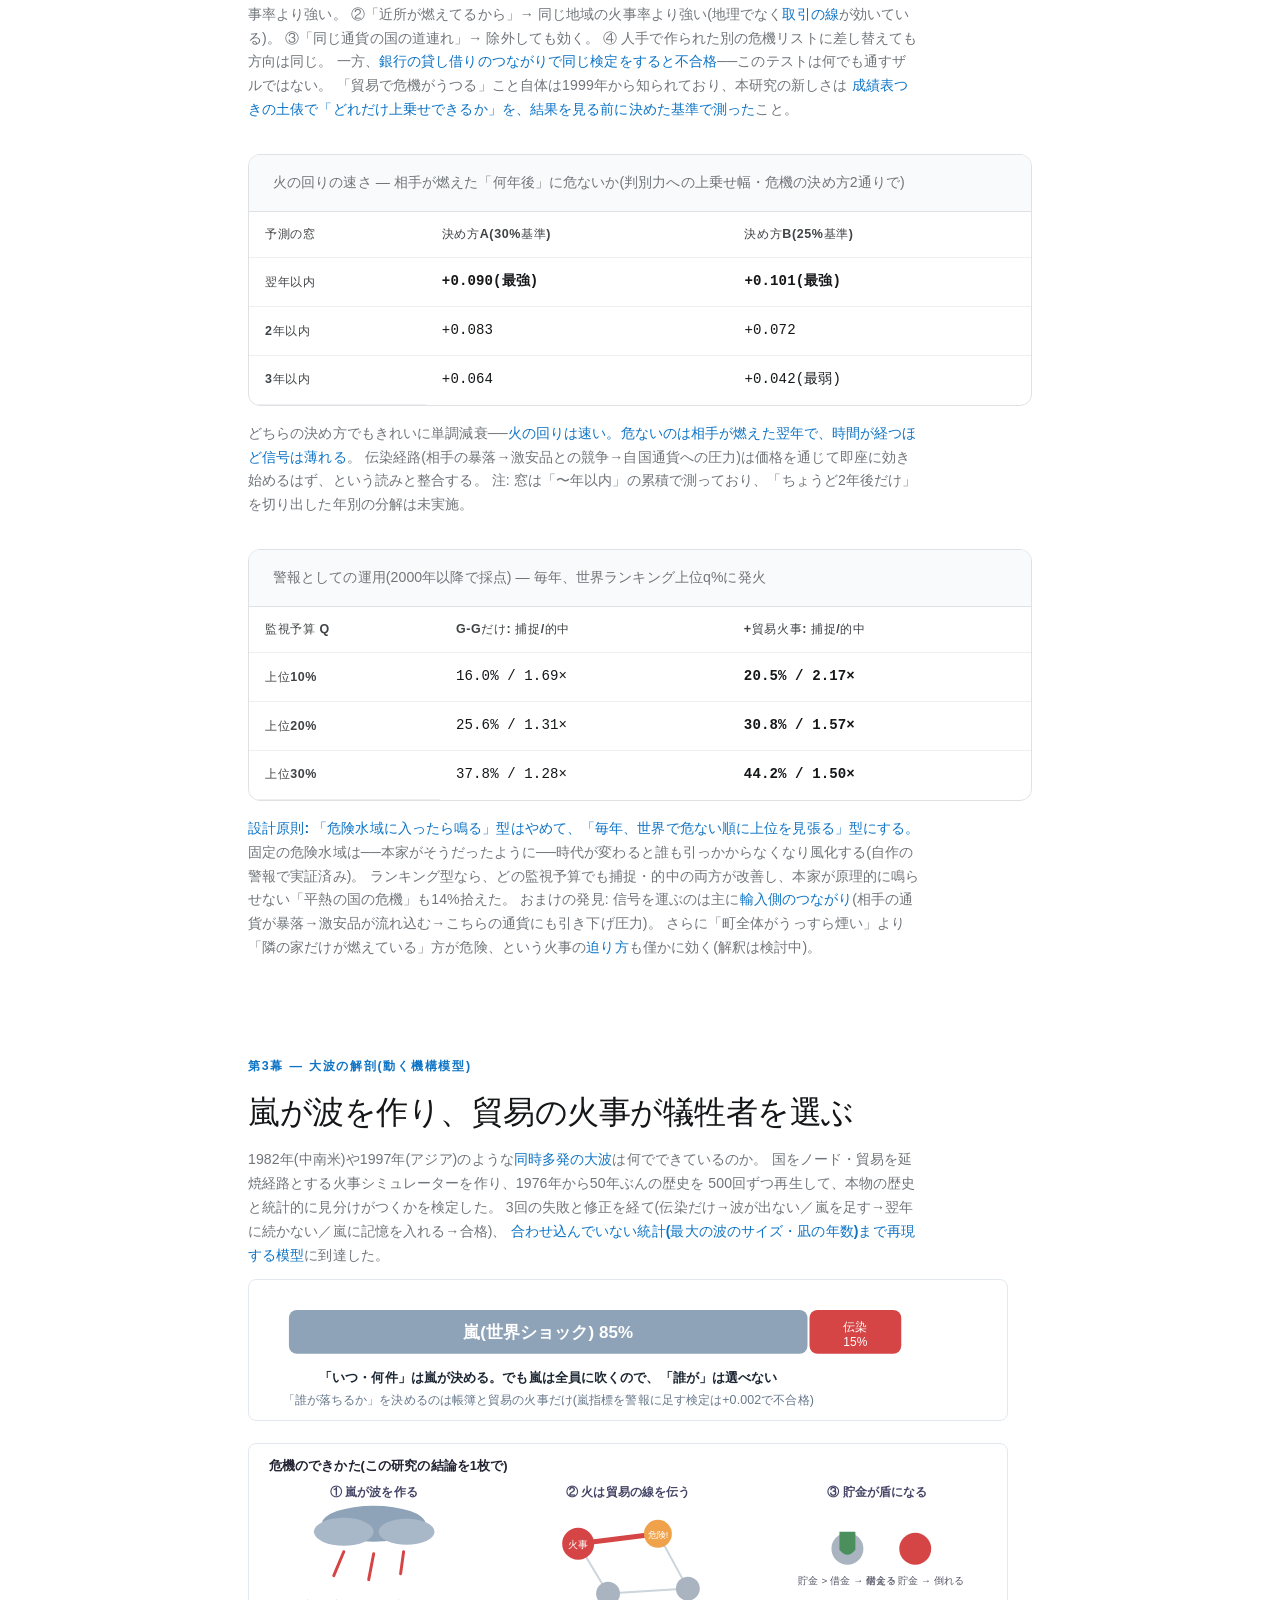
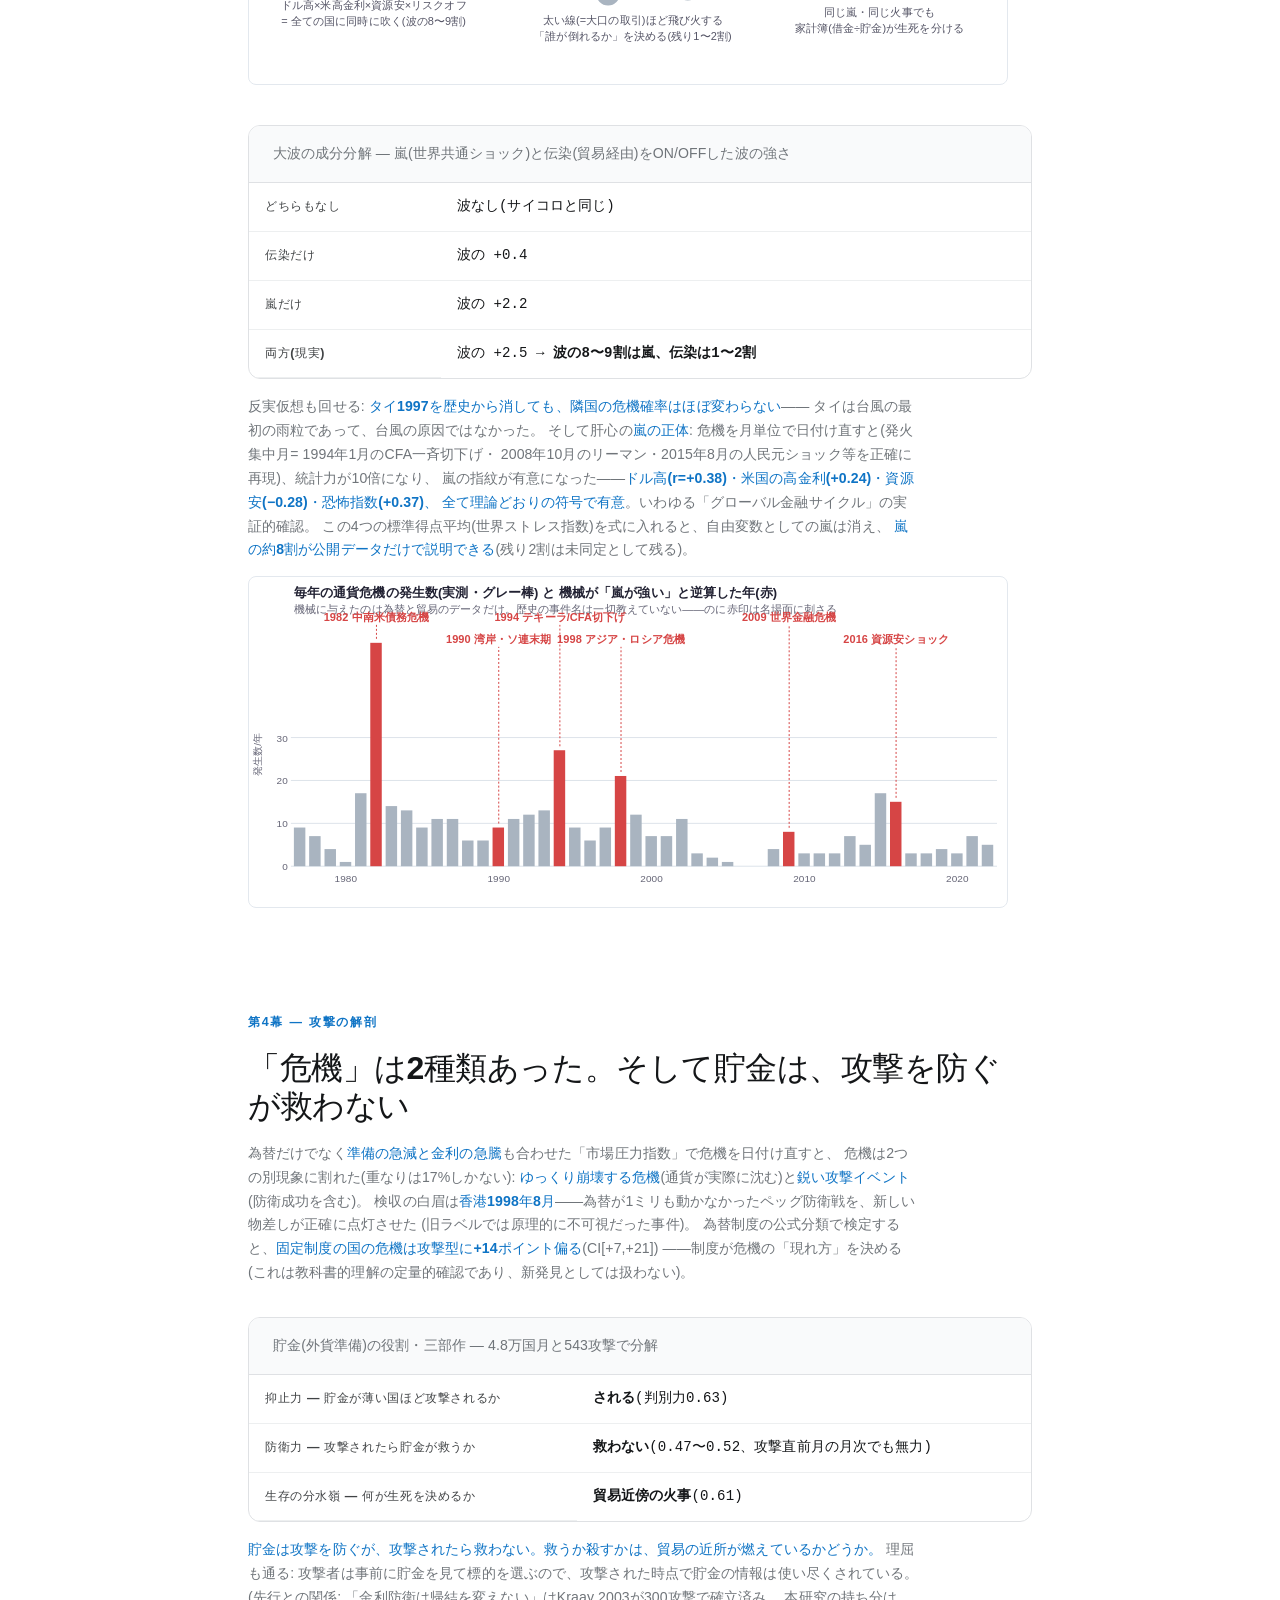
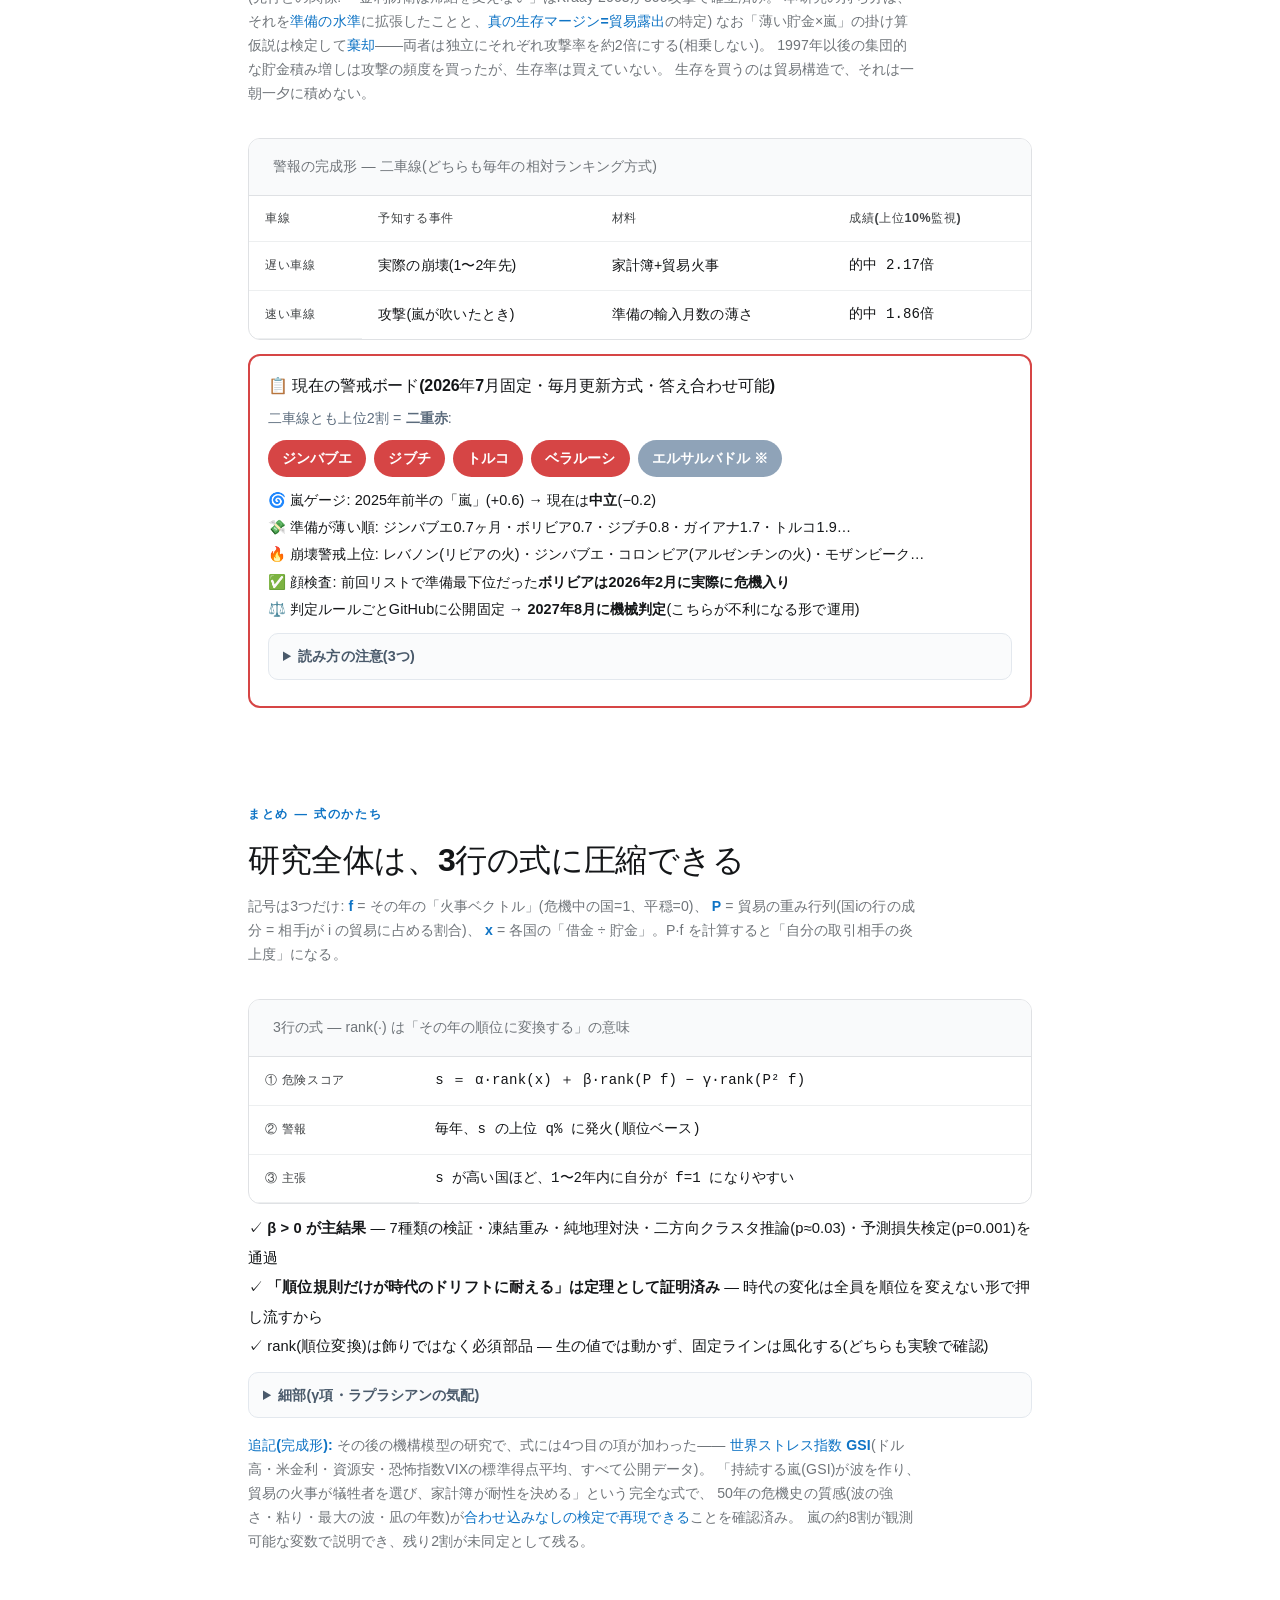
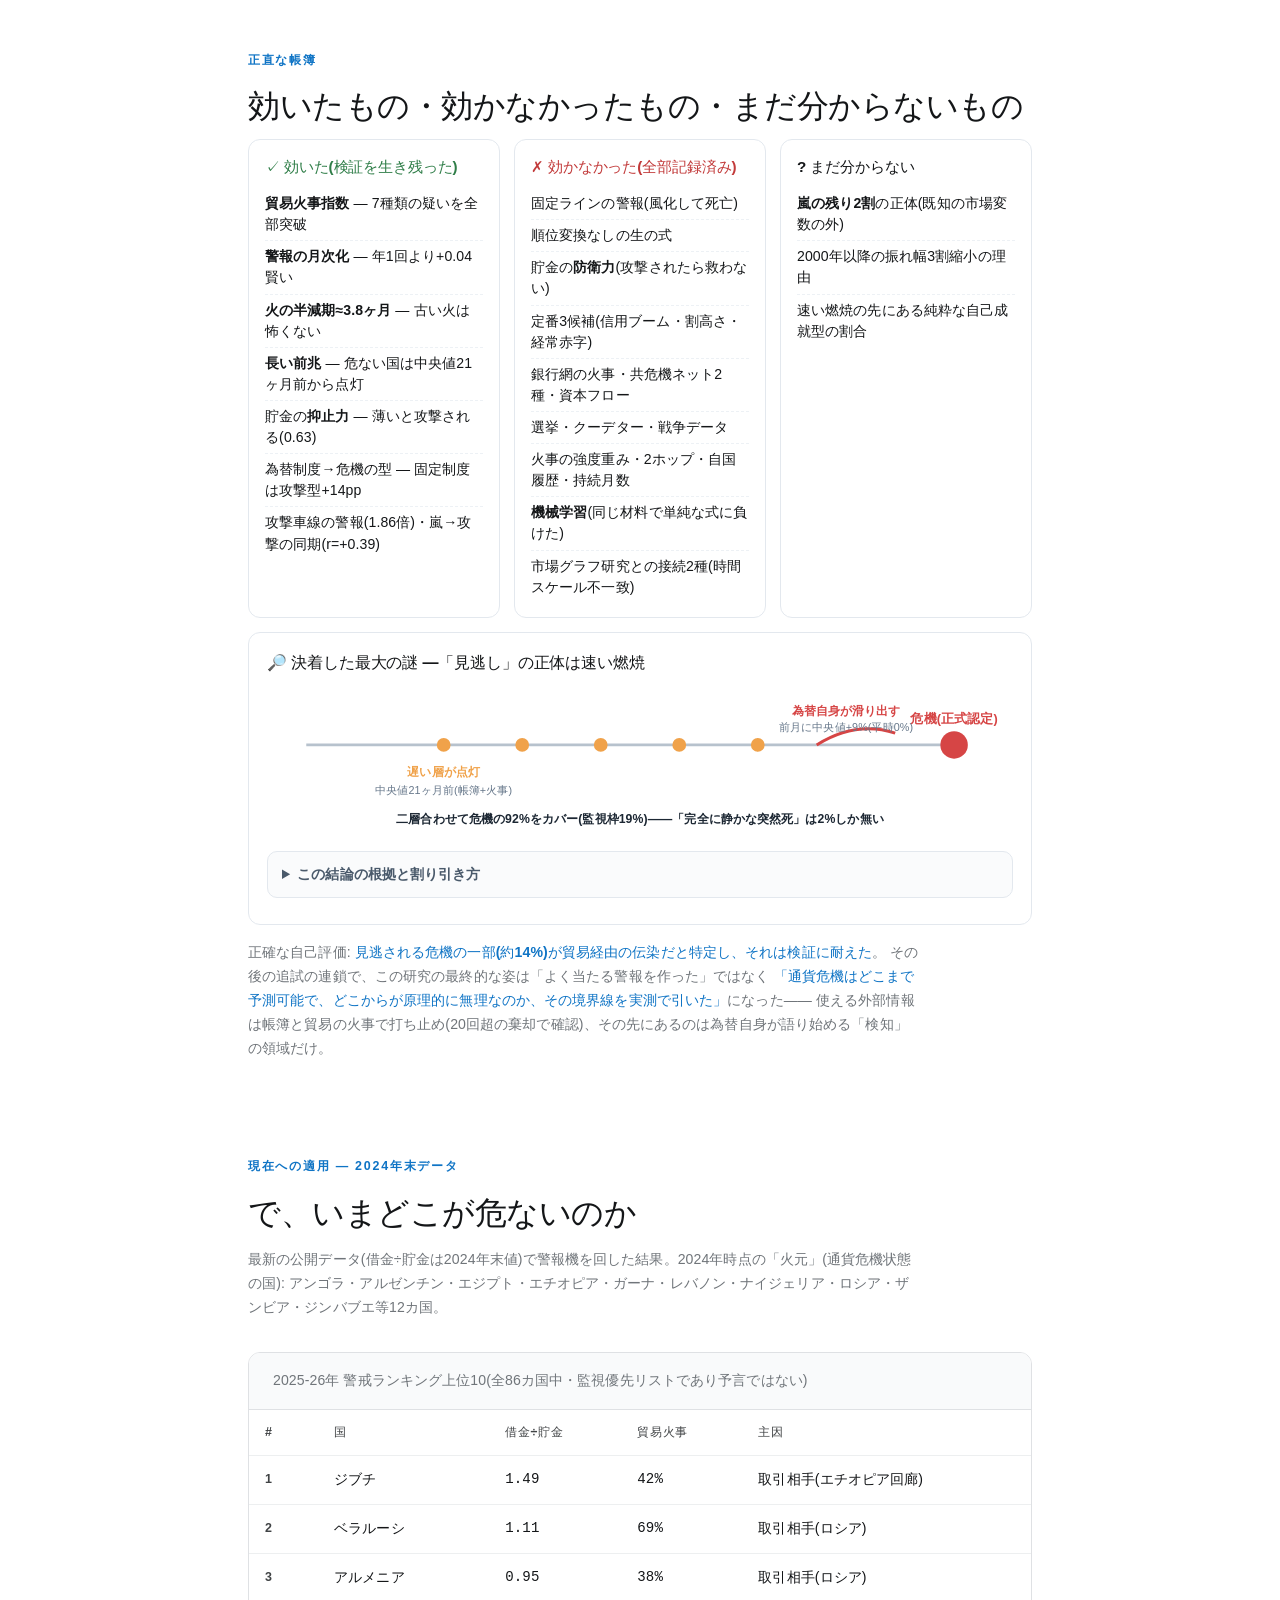
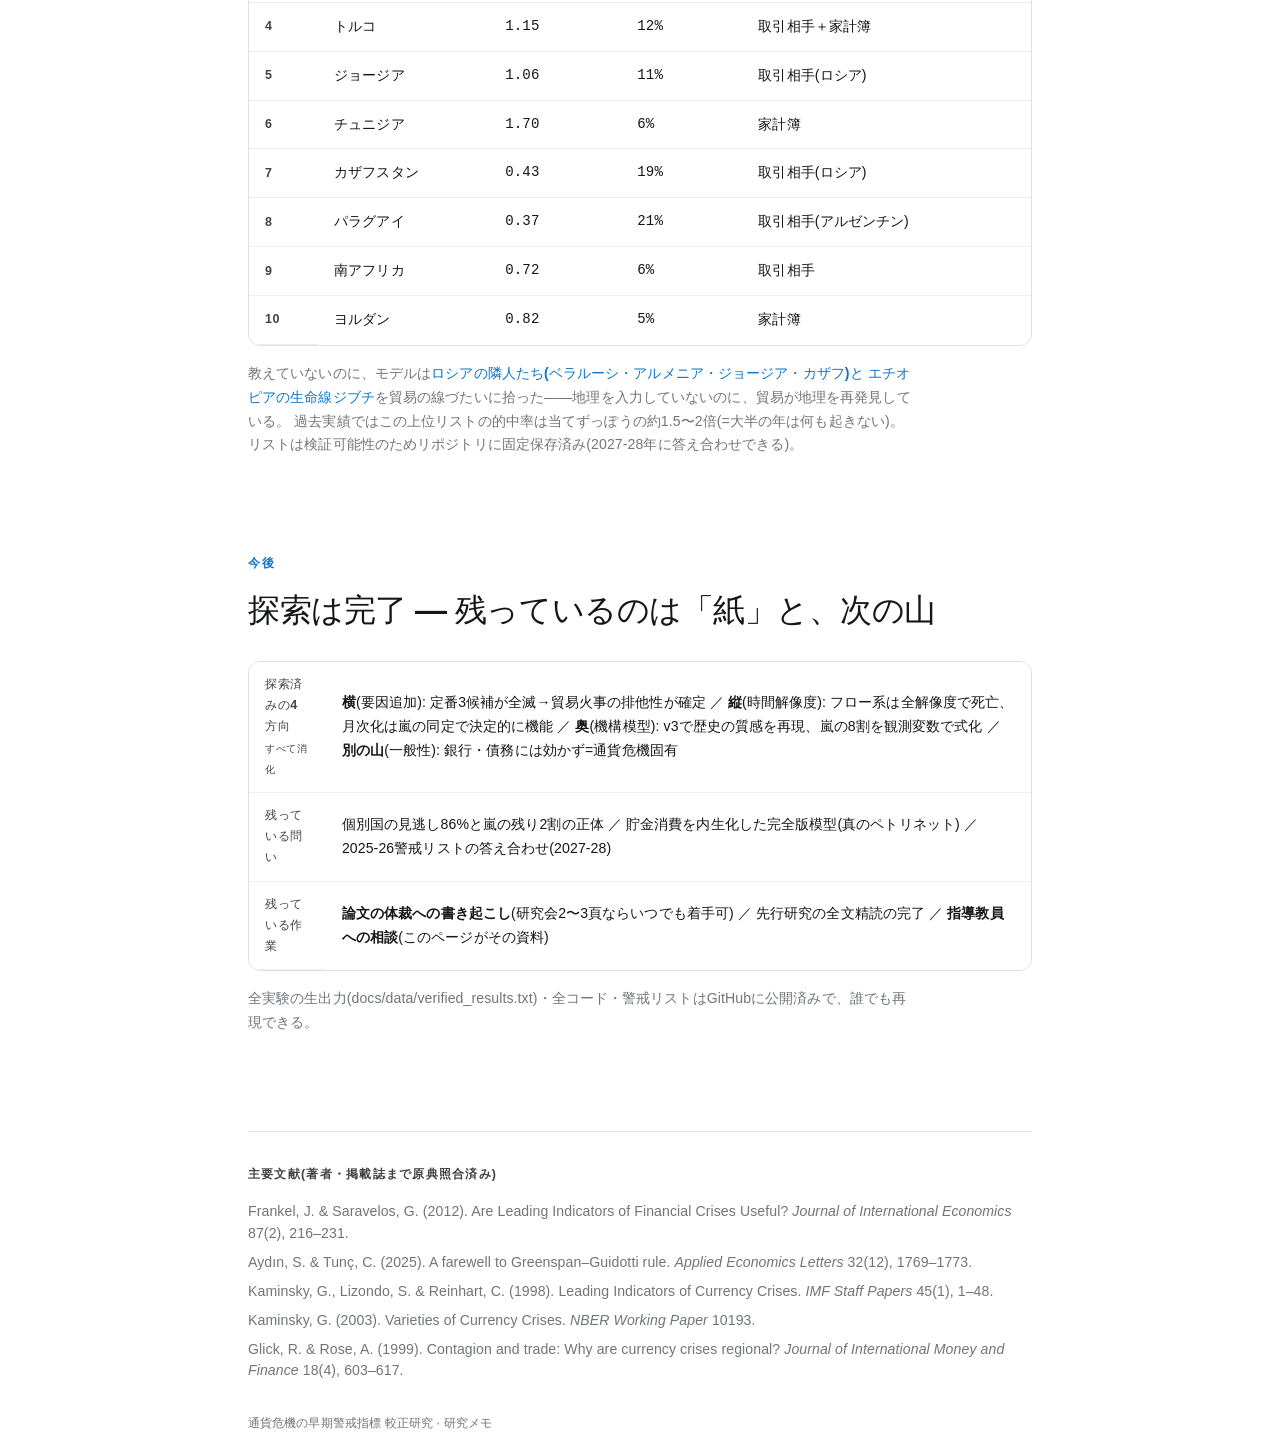
<file: docs/advisor_brief.html>
<!DOCTYPE html>
<!-- Hallmark · macrostructure: Stat-Led · tone: austere-academic · anchor hue: cool (Apple blue 250) · custom theme (CLAUDE.md C) -->
<!-- Hallmark · pre-emit critique: P5 H5 E4 S5 R5 V4 -->
<html lang="ja">
<head>
<meta charset="utf-8">
<meta name="viewport" content="width=device-width, initial-scale=1">
<title>研究メモ — 通貨危機EWSの較正</title>
<style>
:root{
  --color-paper: oklch(1.0 0 0);
  --color-paper-2: oklch(0.984 0.002 250);
  --color-paper-3: oklch(0.965 0.004 250);
  --color-ink: oklch(0.20 0.005 250);
  --color-ink-soft: oklch(0.38 0.006 250);
  --color-accent: oklch(0.55 0.15 250);
  --color-accent-soft: oklch(0.55 0.15 250 / 0.08);
  --color-warn: oklch(0.56 0.15 30);
  --color-warn-soft: oklch(0.56 0.15 30 / 0.07);
  --color-muted: oklch(0.56 0.01 250);
  --color-line: oklch(0.91 0.004 250);
  --color-line-soft: oklch(0.95 0.003 250);

  --font-sans: -apple-system, BlinkMacSystemFont, "SF Pro Display", "Helvetica Neue", "Hiragino Kaku Gothic ProN", "Noto Sans JP", Meiryo, sans-serif;
  --font-mono: "SF Mono", "JetBrains Mono", ui-monospace, "Menlo", monospace;

  --space-2: 2px; --space-4: 4px; --space-8: 8px; --space-12: 12px;
  --space-16: 16px; --space-24: 24px; --space-32: 32px; --space-48: 48px;
  --space-64: 64px; --space-96: 96px;

  --text-xs: 0.78rem; --text-sm: 0.88rem; --text-base: 1.0rem;
  --text-lg: 1.18rem; --text-xl: 1.5rem; --text-2xl: 2.0rem;
  --text-3xl: 2.6rem; --text-display: 3.4rem;

  --ease-out: cubic-bezier(0.22, 1, 0.36, 1);
  --dur: 0.6s;
  --measure: 42rem;
}

*{ box-sizing: border-box; margin: 0; padding: 0; }
html, body{ overflow-x: clip; }
html{ -webkit-text-size-adjust: 100%; }
body{
  font-family: var(--font-sans);
  font-weight: 380;
  color: var(--color-ink);
  background: var(--color-paper);
  line-height: 1.7;
  letter-spacing: 0.006em;
  -webkit-font-smoothing: antialiased;
  text-rendering: optimizeLegibility;
}

.wrap{ max-width: 52rem; margin: 0 auto; padding: 0 var(--space-24); }
main{ padding: var(--space-96) 0 var(--space-64); }
section{ margin-top: var(--space-96); }

/* ---- typographic scale ---- */
h1{
  font-size: var(--text-display);
  font-weight: 600;
  letter-spacing: -0.022em;
  line-height: 1.08;
  overflow-wrap: anywhere;
  min-width: 0;
}
h2{
  font-size: var(--text-2xl);
  font-weight: 560;
  letter-spacing: -0.015em;
  line-height: 1.2;
  overflow-wrap: anywhere;
}
h3{
  font-size: var(--text-lg);
  font-weight: 560;
  letter-spacing: -0.008em;
}
p{ max-width: var(--measure); }
strong{ font-weight: 600; }

.eyebrow{
  font-size: var(--text-xs);
  font-weight: 600;
  letter-spacing: 0.14em;
  text-transform: uppercase;
  color: var(--color-accent);
  margin-bottom: var(--space-16);
}
.section-num{
  font-family: var(--font-mono);
  font-size: var(--text-sm);
  color: var(--color-muted);
  font-weight: 500;
}

/* ---- header ---- */
.masthead{
  padding-bottom: var(--space-32);
  border-bottom: 1px solid var(--color-line);
}
.masthead .kicker{
  font-size: var(--text-sm);
  color: var(--color-muted);
  font-weight: 500;
  margin-bottom: var(--space-24);
  display: flex; flex-wrap: wrap; gap: var(--space-8) var(--space-16);
}
.masthead .kicker span{ white-space: nowrap; }
.masthead .dot{ color: var(--color-line); }
.lede{
  font-size: var(--text-xl);
  font-weight: 400;
  color: var(--color-ink-soft);
  line-height: 1.5;
  margin-top: var(--space-24);
  max-width: 40rem;
  letter-spacing: -0.004em;
}
.lede b{ color: var(--color-ink); font-weight: 560; }

/* ---- problem: opposition cards ---- */
.step{ margin-top: var(--space-32); }
.step h3{ margin-bottom: var(--space-8); }
.step p{ color: var(--color-ink-soft); }

.oppo{
  display: grid;
  grid-template-columns: repeat(2, minmax(0, 1fr));
  gap: var(--space-16);
  margin-top: var(--space-24);
}
.card{
  border: 1px solid var(--color-line);
  border-radius: 14px;
  padding: var(--space-24);
  background: var(--color-paper);
}
.card .tag{
  font-size: var(--text-xs);
  font-weight: 700;
  letter-spacing: 0.06em;
  text-transform: uppercase;
  margin-bottom: var(--space-12);
}
.card.pro{ background: var(--color-accent-soft); border-color: oklch(0.55 0.15 250 / 0.25); }
.card.pro .tag{ color: var(--color-accent); }
.card.con{ background: var(--color-warn-soft); border-color: oklch(0.56 0.15 30 / 0.22); }
.card.con .tag{ color: var(--color-warn); }
.card .claim{ font-size: var(--text-base); font-weight: 500; line-height: 1.55; }
.card .src{ font-size: var(--text-xs); color: var(--color-muted); margin-top: var(--space-12); font-family: var(--font-mono); }

.gap{
  margin-top: var(--space-24);
  padding: var(--space-24);
  border-left: 3px solid var(--color-accent);
  background: var(--color-paper-3);
  border-radius: 0 10px 10px 0;
}
.gap p{ font-size: var(--text-lg); font-weight: 460; letter-spacing: -0.006em; }

/* ---- goal ---- */
.goals{ margin-top: var(--space-32); display: grid; gap: var(--space-16); }
.goal{
  display: grid;
  grid-template-columns: 2.4rem 1fr;
  gap: var(--space-16);
  align-items: start;
}
.goal .n{
  font-family: var(--font-mono);
  font-size: var(--text-xl);
  font-weight: 600;
  color: var(--color-accent);
  line-height: 1.2;
}
.goal h3{ margin-bottom: var(--space-4); }
.goal p{ color: var(--color-ink-soft); font-size: var(--text-base); }
.note{ font-size: var(--text-sm); color: var(--color-muted); margin-top: var(--space-8); }

/* ---- stats ---- */
.stat-grid{
  display: grid;
  grid-template-columns: repeat(4, minmax(0, 1fr));
  gap: var(--space-16);
  margin-top: var(--space-32);
}
.stat{
  padding: var(--space-24) var(--space-16);
  border-top: 2px solid var(--color-ink);
}
.stat .v{
  font-size: var(--text-3xl);
  font-weight: 600;
  letter-spacing: -0.02em;
  line-height: 1;
  font-variant-numeric: tabular-nums;
}
.stat .v small{ font-size: var(--text-lg); font-weight: 500; color: var(--color-muted); }
.stat .l{ font-size: var(--text-sm); color: var(--color-ink-soft); margin-top: var(--space-12); }
.stat .ci{ font-size: var(--text-xs); color: var(--color-muted); margin-top: var(--space-4); font-family: var(--font-mono); }

.matrix{
  margin-top: var(--space-32);
  border: 1px solid var(--color-line);
  border-radius: 12px;
  overflow: hidden;
}
.matrix table{ width: 100%; border-collapse: collapse; font-size: var(--text-sm); }
.matrix caption{
  text-align: left; padding: var(--space-16) var(--space-24);
  font-size: var(--text-sm); color: var(--color-muted);
  background: var(--color-paper-2); border-bottom: 1px solid var(--color-line);
}
.matrix td, .matrix th{ padding: var(--space-12) var(--space-16); text-align: left; border-bottom: 1px solid var(--color-line-soft); }
.matrix th{ font-weight: 560; color: var(--color-ink-soft); font-size: var(--text-xs); text-transform: uppercase; letter-spacing: 0.05em; }
.matrix td{ font-variant-numeric: tabular-nums; }
.matrix tr:last-child td{ border-bottom: none; }
.matrix .num{ font-family: var(--font-mono); font-weight: 500; }
.verify{ font-size: var(--text-sm); color: var(--color-muted); margin-top: var(--space-16); }
.verify b{ color: var(--color-accent); font-weight: 560; }

/* ---- venue strip ---- */
.venue{
  margin-top: var(--space-32);
  display: grid;
  grid-template-columns: repeat(3, minmax(0, 1fr));
  gap: 1px;
  background: var(--color-line);
  border: 1px solid var(--color-line);
  border-radius: 12px;
  overflow: hidden;
}
.venue div{ background: var(--color-paper); padding: var(--space-24); }
.venue .k{ font-size: var(--text-xs); color: var(--color-muted); text-transform: uppercase; letter-spacing: 0.08em; margin-bottom: var(--space-8); }
.venue .val{ font-size: var(--text-base); font-weight: 560; }
.venue .val em{ font-style: normal; color: var(--color-accent); }

/* ---- ask ---- */
.ask{ margin-top: var(--space-32); display: grid; gap: var(--space-16); }
.ask .q{
  display: grid; grid-template-columns: 1.6rem 1fr; gap: var(--space-16);
  padding: var(--space-24);
  background: var(--color-paper-3);
  border-radius: 12px;
  align-items: start;
}
.ask .q .m{ color: var(--color-accent); font-size: var(--text-xl); line-height: 1.1; font-weight: 600; }
.ask .q h3{ margin-bottom: var(--space-4); }
.ask .q p{ font-size: var(--text-sm); color: var(--color-ink-soft); }

/* ---- footer / refs ---- */
footer{
  margin-top: var(--space-96);
  padding-top: var(--space-32);
  border-top: 1px solid var(--color-line);
  font-size: var(--text-sm);
  color: var(--color-muted);
}
footer h4{ font-size: var(--text-xs); text-transform: uppercase; letter-spacing: 0.1em; color: var(--color-ink-soft); margin-bottom: var(--space-16); font-weight: 600; }
footer ul{ list-style: none; display: grid; gap: var(--space-8); }
footer li{ line-height: 1.5; }
footer .fin{ margin-top: var(--space-32); font-size: var(--text-xs); }

/* ---- reveal (safe: default visible, animate only on preference) ---- */
@media (prefers-reduced-motion: no-preference){
  .reveal{ animation: fadeUp var(--dur) var(--ease-out) both; }
  section:nth-of-type(2) .reveal{ animation-delay: .04s; }
}
@keyframes fadeUp{ from{ opacity: 0; transform: translateY(12px); } to{ opacity: 1; transform: none; } }

/* ---- responsive ---- */
@media (max-width: 760px){
  :root{ --text-display: 2.3rem; --text-3xl: 1.9rem; --text-2xl: 1.6rem; }
  main{ padding: var(--space-48) 0; }
  section{ margin-top: var(--space-64); }
  .oppo{ grid-template-columns: 1fr; }
  .stat-grid{ grid-template-columns: repeat(2, minmax(0, 1fr)); }
  .venue{ grid-template-columns: 1fr; }
}
@media (max-width: 400px){
  .stat-grid{ grid-template-columns: 1fr; }
}
.ledger3{ display:grid; grid-template-columns:repeat(auto-fit,minmax(250px,1fr)); gap:14px; margin:14px 0 }
.lcard{ border:1px solid #e3e8ee; border-radius:12px; padding:14px 16px; background:#fff }
.lcard h3{ font-size:.95rem; margin-bottom:8px }
.lcard ul{ list-style:none; margin:0; padding:0 }
.lcard li{ padding:5px 0; border-bottom:1px dashed #edf1f5; font-size:.88rem; line-height:1.5 }
.lcard li:last-child{ border-bottom:none }
.lcard li b{ color:inherit }
.ok h3{ color:#2e7d47 } .ng h3{ color:#c23a3a }
details.fold{ margin:10px 0; border:1px solid #e3e8ee; border-radius:10px; padding:10px 14px; background:#fafbfc }
details.fold summary{ cursor:pointer; font-weight:600; font-size:.9rem; color:#4a5a6b }
details.fold p{ font-size:.86rem; color:#5b6b7c; margin-top:8px; line-height:1.7 }
.chips{ display:flex; flex-wrap:wrap; gap:8px; margin:10px 0 }
.chip{ padding:6px 14px; border-radius:999px; font-weight:700; font-size:.9rem; color:#fff; background:#d64545 }
.chip.soft{ background:#8fa3b8 }
</style>
</head>
<body>
<main class="wrap">

  <!-- ============ MASTHEAD ============ -->
  <header class="masthead reveal">
    <div class="kicker">
      <span>研究メモ</span><span class="dot">·</span>
      <span>2026-07-10</span>
    </div>
    <h1>最有力の危機指標は、<br>まだ較正されていない。</h1>
    <p class="lede">
      国の通貨危機を予知する、いちばん有名な警報指標がある——<b>「1年以内に返す外貨の借金 ÷ 外貨の貯金」</b>。
      効くという研究と、もう効かないという研究が<b>対立したまま</b>、実際の成績表
      (どれくらい空振りし、どれくらい見逃すか)を誰も出していなかった。<b>113カ国×約50年で出した。</b>
    </p>
    <p style="margin-top:20px;display:flex;flex-wrap:wrap;gap:10px">
      <a href="kamishibai.html" target="_blank" rel="noopener"
         style="display:inline-block;padding:12px 22px;background:oklch(0.55 0.15 250);color:#fff;
                border-radius:10px;text-decoration:none;font-weight:600;font-size:1rem">
        ▶ まず3分の「紙芝居版」(図解23枚)
      </a>
      <a href="https://hajimedayo328.github.io/southeast-asia-fragility/timemachine.html" target="_blank" rel="noopener"
         style="display:inline-block;padding:12px 22px;background:#d64545;color:#fff;
                border-radius:10px;text-decoration:none;font-weight:600;font-size:1rem">
        🔥 タイムマシン — 50年の危機を月単位で再生(触って遊ぶ)
      </a>
    </p>
  </header>

  <!-- ============ PROBLEM ============ -->
  <section>
    <div class="eyebrow reveal">問題設定</div>
    <h2 class="reveal">「有名なのに、効くかどうか未決着」という空白</h2>

    <div class="step reveal">
      <h3>① 指標</h3>
      <p>新興国が通貨危機を起こす前触れを測る指標のひとつが、1年以内に返す対外債務を外貨準備でどれだけ賄えるか。
        比が 1 を割ると「準備不足」の警告。中央銀行の準備適正度の基準として広く使われている。</p>
    </div>

    <div class="step reveal">
      <h3>② 評価が真っ二つに割れている</h3>
      <div class="oppo">
        <div class="card pro">
          <div class="tag">有用説</div>
          <div class="claim">準備は危機の先行指標の首位。なかでも「短期債務との比」が最良の測り方。</div>
          <div class="src">Frankel &amp; Saravelos 2012 · J. Int. Econ. 87(2)</div>
        </div>
        <div class="card con">
          <div class="tag">失効説</div>
          <div class="claim">2000 年代の準備急増で、短期債務による危機予測力は「消えた」。</div>
          <div class="src">Aydın &amp; Tunç 2025 · Applied Econ. Letters 32(12)</div>
        </div>
      </div>
    </div>

    <div class="step reveal">
      <h3>③ 決着材料の不在</h3>
      <p>この論争を裁くには「実際どれくらい空振りするのか」という成績表が要る。
        ところが、この種の成績表を作った古典研究(1998)の調査対象に、<strong>この指標は入っていない</strong>
        ── 原典で確認済み。一番有名で一番揉めている指標に、成績表が無い。</p>
      <div class="gap">
        <p>つまり: <strong>有名 × 論争中 × 較正なし</strong>。ここが埋めるべき空白。</p>
      </div>
    </div>
  </section>

  <!-- ============ GOAL ============ -->
  <section>
    <div class="eyebrow reveal">目的</div>
    <h2 class="reveal">成績表を作って論争を裁き、見逃しの正体を突き止める</h2>
    <div class="goals">
      <div class="goal reveal">
        <div class="n">1</div>
        <div>
          <h3>成績表を113カ国分つくる</h3>
          <p>1975–2022の対象国すべて・全部の年(都合のいい国だけ選ばない。合格基準も結果を見る前に固定)で、
            この指標の空振り率と的中率を測り、「効く/効かない」論争を数字で裁く。</p>
        </div>
      </div>
      <div class="goal reveal">
        <div class="n">2</div>
        <div>
          <h3>見逃される危機はどこから来るのか</h3>
          <p>1本の数字では捉えられない危機の正体を調べ、
            <strong>国と国のつながり(ネットワーク)</strong>を使う次世代の警報につなげる。</p>
        </div>
      </div>
    </div>
  </section>

  <!-- ============ CRISIS DEFINITION (FX) ============ -->
  <section>
    <div class="eyebrow reveal">方法 — 危機の定義</div>
    <h2 class="reveal">「危機」は為替(FX)の急落で機械的に決める</h2>
    <div class="step reveal">
      <p>この研究での「通貨危機」は、人の判断を挟まずに機械的に決める:
        <strong>その国のお金の対ドル価値が1年で30%以上下落し、かつ前の年より10ポイント以上急に悪化した年</strong>。
        (基準を25%に変えても全ての結果が保つことを確認済み。学術上の呼び名は Laeven–Valencia / Frankel–Rose 基準)。
        警報が「効く」とは、この暴落の<strong>2年前までに</strong>警告を出せること。</p>
      <p class="note">ルールを為替データに機械適用するだけなので、誰がやっても同じ危機リストになる(再現可能)。
        人手で整備された危機リストとは完全一致しない ── そこは限界として明記し、
        人手リストに差し替えた検証も別途実施済み。</p>
    </div>

    <div class="matrix reveal">
      <table>
        <caption>用語のミニ辞書 — 本文で使う言葉はこれだけ</caption>
        <thead>
          <tr><th>言葉</th><th>意味</th></tr>
        </thead>
        <tbody>
          <tr><th>本家の警報指標</th><td>「1年以内に返す外貨の借金 ÷ 外貨の貯金」。1を超えたら危険、とされてきた</td></tr>
          <tr><th>貿易火事指数</th><td>自国の貿易額のうち、いま通貨危機中の国との取引が占める割合</td></tr>
          <tr><th>判別力スコア</th><td>危ない国ほど上に並べられるかの点数。0.5=でたらめに並べたのと同じ、1.0=完璧</td></tr>
          <tr><th>鳴ったときの信頼度</th><td>警報が当たる率は、でたらめに選んだ場合の何倍か</td></tr>
          <tr><th>時間で分けた検証</th><td>2000年より前のデータだけで警報を作り、2000年以降で採点する方式。未来のカンニングを防ぐ</td></tr>
          <tr><th>誤差幅</th><td>データの偶然でこれくらいは動きうる、という範囲。幅がゼロをまたがなければ「偶然とは考えにくい」</td></tr>
        </tbody>
      </table>
    </div>
  </section>

  <!-- ============ CURRENT RESULTS ============ -->
  <section>
    <div class="eyebrow reveal">現状 — 実証完了</div>
    <h2 class="reveal">結論: 指標は死んだのではなく、鳴らなくなった</h2>

    <div class="stat-grid">
      <div class="stat reveal">
        <div class="v">113<small> カ国</small></div>
        <div class="l">1975–2022・国年 n=3,451</div>
      </div>
      <div class="stat reveal">
        <div class="v">16.3<small>%</small></div>
        <div class="l">誤警報の率 — 平穏な年に鳴ってしまった割合</div>
        <div class="ci">誤差幅 12.9〜20.2%</div>
      </div>
      <div class="stat reveal">
        <div class="v">1.88<small>×</small></div>
        <div class="l">鳴ったときの信頼度 — 当てずっぽうの1.88倍</div>
        <div class="ci">誤差幅 1.59〜2.19倍</div>
      </div>
      <div class="stat reveal">
        <div class="v">35<small>%</small></div>
        <div class="l">危機を事前に捕まえた割合 — 65%は見逃し</div>
        <div class="ci">見逃した危機 298件</div>
      </div>
    </div>

    <div class="matrix reveal">
      <table>
        <caption>成績表 — 50年分の全判定を4マスに集計(警報=借金÷貯金が1超え、2年以内の危機を予知できたか)</caption>
        <thead>
          <tr><th></th><th>危機が来た</th><th>来なかった</th></tr>
        </thead>
        <tbody>
          <tr><th>警報あり</th><td class="num">的中 163</td><td class="num">空振り 487</td></tr>
          <tr><th>警報なし</th><td class="num">見逃し 298</td><td class="num">正しく沈黙 2,503</td></tr>
        </tbody>
      </table>
    </div>
    <p class="verify reveal">
      読み方: 鳴った警報の75%は空振り。ただし当てずっぽうよりは2倍近く当たる──<b>「本物だが、弱い」</b>。
      数値は全て実データから再計算して検証済み(生の計算出力をそのまま保存: docs/data/verified_results.txt)。
    </p>

    <div class="matrix reveal">
      <table>
        <caption>指標くらべ — 判別力スコア(0.5=でたらめに選ぶのと同じ、1.0=完璧。同じ土俵で比較)</caption>
        <thead>
          <tr><th>指標</th><th>判別力</th></tr>
        </thead>
        <tbody>
          <tr><th>貯金が輸入の何ヶ月分あるか(少ないほど危険)</th><td class="num">0.630</td></tr>
          <tr><th>本家: 借金 ÷ 貯金</th><td class="num">0.627</td></tr>
          <tr><th>市中のお金の総量 ÷ 貯金(「乗り換え先」と提案された指標)</th><td class="num">0.590</td></tr>
        </tbody>
      </table>
    </div>
    <p class="verify reveal">
      「乗り換え先」と提案された指標は、危機の決め方や予測年数を変えた<b>6通りの条件すべてで、一度も本家に勝てなかった</b>。
      そして見逃された危機298件では、警告ライン(1.0)を超えていた例が<b>ゼロ</b>(半分の危機は0.29以下)。
      見逃しは「惜しくも届かず」ではなく<b>まったく別の場所</b>で起きている。<b>指標を乗り換えても解決しない。どれも弱い。</b>
    </p>

    <div class="matrix reveal">
      <table>
        <caption>時間で分けた検証 — 2000年より前だけで警報を調整し、2000年以降で採点(未来のカンニングなし)</caption>
        <thead>
          <tr><th></th><th>危機を捕まえた割合</th><th>鳴ったときの信頼度</th></tr>
        </thead>
        <tbody>
          <tr><th>訓練: 〜1999(n=1,440)</th><td class="num">43.6%</td><td class="num">1.42×</td></tr>
          <tr><th>検証: 2000〜(n=2,011)</th><td class="num">19.6%</td><td class="num">1.90×</td></tr>
        </tbody>
      </table>
    </div>
    <p class="verify reveal">
      2000年以降、警報はほとんど鳴らなくなった──アジア危機に懲りた各国が貯金を大量に積み、
      「借金&gt;貯金」の国自体が激減したから。だが<b>鳴ったときの信頼度はむしろ上がった</b>(1.42倍→1.90倍)。
      <b>指標は死んだのではなく、鳴らなくなっただけ。</b>これが「別れを告げよ」(2025)への回答。
    </p>
    <p class="verify reveal">
      見逃しの中身: 警告できた危機は通貨の価値が中央値<b>74%</b>下落する壊滅型。見逃した危機は<b>46%</b>──軽くはない、十分な大惨事。
      似た指標を3本組み合わせても見逃しは救えなかった。<b>欠けている情報は、この種の「1国1個の数字」の中には無い。</b>
    </p>
  </section>

  <!-- ============ PHASE 2 ============ -->
  <section>
    <div class="eyebrow reveal">新結果 — 見逃しの正体(Phase 2)</div>
    <h2 class="reveal">危機は「家計簿」だけでなく「取引相手」から来る</h2>

    <div class="stat-grid">
      <div class="stat reveal">
        <div class="v">0.673</div>
        <div class="l">新メーター単独の判別力 — 本家(0.58〜0.63)を上回る</div>
      </div>
      <div class="stat reveal">
        <div class="v">+0.083</div>
        <div class="l">本家に足したときの改善幅(時間分割の採点)</div>
        <div class="ci">誤差幅 +0.033〜+0.137 · 偶然でこうなる確率0.25%</div>
      </div>
      <div class="stat reveal">
        <div class="v">0.653</div>
        <div class="l">本家が「平熱」と診断した国だけで見た判別力</div>
      </div>
      <div class="stat reveal">
        <div class="v">6<small>/6</small></div>
        <div class="l">危機の決め方・予測年数を変えた全条件で成立</div>
      </div>
    </div>

    <p class="verify reveal">
      新しいメーターは単純: <b>「自分の貿易額のうち、いま通貨危機中の国との取引が何割か」</b>(IMF二国間貿易×113カ国、判定基準は結果を見る前に事前固定)。
      これが高い国は1〜2年内に自分も危機に入りやすい。最も効くのが<b>本家が平熱と診断している国</b>──
      見逃されていた危機の一部(新方式で拾えたのは約14%)は「本人の家計は健全、でも取引先が燃えていて巻き込まれた」型だった。
    </p>
    <p class="verify reveal">
      「効いて当然」の安易な説明を、ひとつずつ潰した:
      ①「世界中が燃えてる時代だから」→ 世界全体の火事率より強い。
      ②「近所が燃えてるから」→ 同じ地域の火事率より強い(地理でなく<b>取引の線</b>が効いている)。
      ③「同じ通貨の国の道連れ」→ 除外しても効く。
      ④ 人手で作られた別の危機リストに差し替えても方向は同じ。
      一方、<b>銀行の貸し借りのつながりで同じ検定をすると不合格</b>──このテストは何でも通すザルではない。
      「貿易で危機がうつる」こと自体は1999年から知られており、本研究の新しさは
      <b>成績表つきの土俵で「どれだけ上乗せできるか」を、結果を見る前に決めた基準で測った</b>こと。
    </p>

    <div class="matrix reveal">
      <table>
        <caption>火の回りの速さ — 相手が燃えた「何年後」に危ないか(判別力への上乗せ幅・危機の決め方2通りで)</caption>
        <thead>
          <tr><th>予測の窓</th><th>決め方A(30%基準)</th><th>決め方B(25%基準)</th></tr>
        </thead>
        <tbody>
          <tr><th>翌年以内</th><td class="num"><b>+0.090(最強)</b></td><td class="num"><b>+0.101(最強)</b></td></tr>
          <tr><th>2年以内</th><td class="num">+0.083</td><td class="num">+0.072</td></tr>
          <tr><th>3年以内</th><td class="num">+0.064</td><td class="num">+0.042(最弱)</td></tr>
        </tbody>
      </table>
    </div>
    <p class="verify reveal">
      どちらの決め方でもきれいに単調減衰──<b>火の回りは速い。危ないのは相手が燃えた翌年で、時間が経つほど信号は薄れる</b>。
      伝染経路(相手の暴落→激安品との競争→自国通貨への圧力)は価格を通じて即座に効き始めるはず、という読みと整合する。
      注: 窓は「〜年以内」の累積で測っており、「ちょうど2年後だけ」を切り出した年別の分解は未実施。
    </p>

    <div class="matrix reveal">
      <table>
        <caption>警報としての運用(2000年以降で採点) — 毎年、世界ランキング上位q%に発火</caption>
        <thead>
          <tr><th>監視予算 q</th><th>G-Gだけ: 捕捉/的中</th><th>+貿易火事: 捕捉/的中</th></tr>
        </thead>
        <tbody>
          <tr><th>上位10%</th><td class="num">16.0% / 1.69×</td><td class="num"><b>20.5% / 2.17×</b></td></tr>
          <tr><th>上位20%</th><td class="num">25.6% / 1.31×</td><td class="num"><b>30.8% / 1.57×</b></td></tr>
          <tr><th>上位30%</th><td class="num">37.8% / 1.28×</td><td class="num"><b>44.2% / 1.50×</b></td></tr>
        </tbody>
      </table>
    </div>
    <p class="verify reveal">
      <b>設計原則: 「危険水域に入ったら鳴る」型はやめて、「毎年、世界で危ない順に上位を見張る」型にする。</b>
      固定の危険水域は──本家がそうだったように──時代が変わると誰も引っかからなくなり風化する(自作の警報で実証済み)。
      ランキング型なら、どの監視予算でも捕捉・的中の両方が改善し、本家が原理的に鳴らせない「平熱の国の危機」も14%拾えた。
      おまけの発見: 信号を運ぶのは主に<b>輸入側のつながり</b>(相手の通貨が暴落→激安品が流れ込む→こちらの通貨にも引き下げ圧力)。
      さらに「町全体がうっすら煙い」より「隣の家だけが燃えている」方が危険、という火事の<b>迫り方</b>も僅かに効く(解釈は検討中)。
    </p>
  </section>

  <!-- ============ PHASE 3: CASCADE ============ -->
  <section>
    <div class="eyebrow reveal">第3幕 — 大波の解剖(動く機構模型)</div>
    <h2 class="reveal">嵐が波を作り、貿易の火事が犠牲者を選ぶ</h2>
    <p class="verify reveal">
      1982年(中南米)や1997年(アジア)のような<b>同時多発の大波</b>は何でできているのか。
      国をノード・貿易を延焼経路とする火事シミュレーターを作り、1976年から50年ぶんの歴史を
      500回ずつ再生して、本物の歴史と統計的に見分けがつくかを検定した。
      3回の失敗と修正を経て(伝染だけ→波が出ない／嵐を足す→翌年に続かない／嵐に記憶を入れる→合格)、
      <b>合わせ込んでいない統計(最大の波のサイズ・凪の年数)まで再現する模型</b>に到達した。
    </p>
    <div class="reveal" style="overflow-x:auto;margin:12px 0">
      <svg viewBox="0 0 760 140" style="width:100%;max-width:760px;background:#fff;border:1px solid #e3e8ee;border-radius:8px">
        <rect x="40" y="30" width="520" height="44" rx="8" fill="#8fa3b8"/>
        <rect x="562" y="30" width="92" height="44" rx="8" fill="#d64545"/>
        <text x="300" y="58" font-size="17" fill="#fff" text-anchor="middle" font-weight="700">嵐(世界ショック) 85%</text>
        <text x="608" y="51" font-size="12" fill="#fff" text-anchor="middle">伝染</text>
        <text x="608" y="66" font-size="12" fill="#fff" text-anchor="middle">15%</text>
        <text x="300" y="102" font-size="13.5" fill="#1c2733" text-anchor="middle" font-weight="700">「いつ・何件」は嵐が決める。でも嵐は全員に吹くので、「誰が」は選べない</text>
        <text x="300" y="124" font-size="12.5" fill="#66778a" text-anchor="middle">「誰が落ちるか」を決めるのは帳簿と貿易の火事だけ(嵐指標を警報に足す検定は+0.002で不合格)</text>
      </svg>
    </div>
<div class="reveal" style="overflow-x:auto;margin:14px 0">
<svg viewBox="0 0 760 240" xmlns="http://www.w3.org/2000/svg" style="width:100%;max-width:760px;background:#fff;border:1px solid #e3e8ee;border-radius:8px">
<text x="20" y="26" font-size="13" fill="#223" font-weight="bold">危機のできかた(この研究の結論を1枚で)</text>
<!-- コマ1: 嵐 -->
<text x="125" y="52" font-size="12" fill="#446" text-anchor="middle" font-weight="bold">① 嵐が波を作る</text>
<ellipse cx="125" cy="80" rx="52" ry="18" fill="#8fa3b8"/><ellipse cx="95" cy="88" rx="30" ry="14" fill="#a9b8c8"/><ellipse cx="158" cy="88" rx="28" ry="13" fill="#a9b8c8"/>
<line x1="95" y1="108" x2="85" y2="132" stroke="#d64545" stroke-width="3" stroke-linecap="round"/>
<line x1="125" y1="110" x2="120" y2="136" stroke="#d64545" stroke-width="3" stroke-linecap="round"/>
<line x1="155" y1="108" x2="152" y2="130" stroke="#d64545" stroke-width="3" stroke-linecap="round"/>
<text x="125" y="165" font-size="11" fill="#556" text-anchor="middle">ドル高×米高金利×資源安×リスクオフ</text>
<text x="125" y="182" font-size="11" fill="#556" text-anchor="middle">= 全ての国に同時に吹く(波の8〜9割)</text>
<!-- コマ2: 貿易の線 -->
<text x="380" y="52" font-size="12" fill="#446" text-anchor="middle" font-weight="bold">② 火は貿易の線を伝う</text>
<line x1="330" y1="100" x2="410" y2="90" stroke="#d64545" stroke-width="5"/>
<line x1="330" y1="100" x2="360" y2="150" stroke="#ccd4dc" stroke-width="2"/>
<line x1="410" y1="90" x2="440" y2="145" stroke="#ccd4dc" stroke-width="2"/>
<line x1="360" y1="150" x2="440" y2="145" stroke="#ccd4dc" stroke-width="2"/>
<circle cx="330" cy="100" r="16" fill="#d64545"/><text x="330" y="104" font-size="10" fill="#fff" text-anchor="middle">火事</text>
<circle cx="410" cy="90" r="14" fill="#f0a24a"/><text x="410" y="94" font-size="9" fill="#fff" text-anchor="middle">危険!</text>
<circle cx="360" cy="150" r="12" fill="#a9b4c0"/><circle cx="440" cy="145" r="12" fill="#a9b4c0"/>
<text x="385" y="180" font-size="11" fill="#556" text-anchor="middle">太い線(=大口の取引)ほど飛び火する</text>
<text x="385" y="197" font-size="11" fill="#556" text-anchor="middle">「誰が倒れるか」を決める(残り1〜2割)</text>
<!-- コマ3: 貯金の盾 -->
<text x="630" y="52" font-size="12" fill="#446" text-anchor="middle" font-weight="bold">③ 貯金が盾になる</text>
<circle cx="600" cy="105" r="16" fill="#a9b4c0"/>
<path d="M 592 90 L 608 90 L 608 108 Q 600 118 592 108 Z" fill="#4a8f5c" transform="translate(0,-2)"/>
<text x="600" y="140" font-size="10" fill="#556" text-anchor="middle">貯金 &gt; 借金 → 耐える</text>
<circle cx="668" cy="105" r="16" fill="#d64545"/>
<text x="668" y="140" font-size="10" fill="#556" text-anchor="middle">借金 &gt; 貯金 → 倒れる</text>
<text x="632" y="172" font-size="11" fill="#556" text-anchor="middle">同じ嵐・同じ火事でも</text>
<text x="632" y="189" font-size="11" fill="#556" text-anchor="middle">家計簿(借金÷貯金)が生死を分ける</text>
</svg></div>
    <div class="matrix reveal">
      <table>
        <caption>大波の成分分解 — 嵐(世界共通ショック)と伝染(貿易経由)をON/OFFした波の強さ</caption>
        <tbody>
          <tr><th>どちらもなし</th><td class="num">波なし(サイコロと同じ)</td></tr>
          <tr><th>伝染だけ</th><td class="num">波の +0.4</td></tr>
          <tr><th>嵐だけ</th><td class="num">波の +2.2</td></tr>
          <tr><th>両方(現実)</th><td class="num">波の +2.5 → <b>波の8〜9割は嵐、伝染は1〜2割</b></td></tr>
        </tbody>
      </table>
    </div>
    <p class="verify reveal">
      反実仮想も回せる: <b>タイ1997を歴史から消しても、隣国の危機確率はほぼ変わらない</b>——
      タイは台風の最初の雨粒であって、台風の原因ではなかった。
      そして肝心の<b>嵐の正体</b>: 危機を月単位で日付け直すと(発火集中月= 1994年1月のCFA一斉切下げ・
      2008年10月のリーマン・2015年8月の人民元ショック等を正確に再現)、統計力が10倍になり、
      嵐の指紋が有意になった——<b>ドル高(r=+0.38)・米国の高金利(+0.24)・資源安(−0.28)・恐怖指数(+0.37)、
      全て理論どおりの符号で有意</b>。いわゆる「グローバル金融サイクル」の実証的確認。
      この4つの標準得点平均(世界ストレス指数)を式に入れると、自由変数としての嵐は消え、
      <b>嵐の約8割が公開データだけで説明できる</b>(残り2割は未同定として残る)。
    </p>
<div class="reveal" style="overflow-x:auto;margin:14px 0">
<svg viewBox="0 0 760 330" xmlns="http://www.w3.org/2000/svg" style="width:100%;max-width:760px;background:#fff;border:1px solid #e3e8ee;border-radius:8px">
<text x="45" y="20" font-size="13" fill="#223" font-weight="bold">毎年の通貨危機の発生数(実測・グレー棒) と 機械が「嵐が強い」と逆算した年(赤)</text>
<text x="45" y="36" font-size="11" fill="#667">機械に与えたのは為替と貿易のデータだけ。歴史の事件名は一切教えていない——のに赤印は名場面に刺さる</text>
<text x="39" y="294" font-size="10" fill="#667" text-anchor="end">0</text><line x1="42" y1="290" x2="750" y2="290" stroke="#dde3ea" stroke-width="1"/><text x="39" y="251" font-size="10" fill="#667" text-anchor="end">10</text><line x1="42" y1="247" x2="750" y2="247" stroke="#dde3ea" stroke-width="1"/><text x="39" y="208" font-size="10" fill="#667" text-anchor="end">20</text><line x1="42" y1="204" x2="750" y2="204" stroke="#dde3ea" stroke-width="1"/><text x="39" y="165" font-size="10" fill="#667" text-anchor="end">30</text><line x1="42" y1="161" x2="750" y2="161" stroke="#dde3ea" stroke-width="1"/><rect x="45.0" y="251.2" width="11.5" height="38.8" fill="#a9b4c0"/><rect x="60.3" y="259.8" width="11.5" height="30.2" fill="#a9b4c0"/><rect x="75.7" y="272.8" width="11.5" height="17.2" fill="#a9b4c0"/><rect x="91.0" y="285.7" width="11.5" height="4.3" fill="#a9b4c0"/><rect x="106.3" y="216.8" width="11.5" height="73.2" fill="#a9b4c0"/><rect x="121.6" y="66.0" width="11.5" height="224.0" fill="#d64545"/><rect x="137.0" y="229.7" width="11.5" height="60.3" fill="#a9b4c0"/><rect x="152.3" y="234.0" width="11.5" height="56.0" fill="#a9b4c0"/><rect x="167.6" y="251.2" width="11.5" height="38.8" fill="#a9b4c0"/><rect x="182.9" y="242.6" width="11.5" height="47.4" fill="#a9b4c0"/><rect x="198.3" y="242.6" width="11.5" height="47.4" fill="#a9b4c0"/><rect x="213.6" y="264.2" width="11.5" height="25.8" fill="#a9b4c0"/><rect x="228.9" y="264.2" width="11.5" height="25.8" fill="#a9b4c0"/><rect x="244.2" y="251.2" width="11.5" height="38.8" fill="#d64545"/><rect x="259.6" y="242.6" width="11.5" height="47.4" fill="#a9b4c0"/><rect x="274.9" y="238.3" width="11.5" height="51.7" fill="#a9b4c0"/><rect x="290.2" y="234.0" width="11.5" height="56.0" fill="#a9b4c0"/><rect x="305.5" y="173.7" width="11.5" height="116.3" fill="#d64545"/><rect x="320.9" y="251.2" width="11.5" height="38.8" fill="#a9b4c0"/><rect x="336.2" y="264.2" width="11.5" height="25.8" fill="#a9b4c0"/><rect x="351.5" y="251.2" width="11.5" height="38.8" fill="#a9b4c0"/><rect x="366.8" y="199.5" width="11.5" height="90.5" fill="#d64545"/><rect x="382.2" y="238.3" width="11.5" height="51.7" fill="#a9b4c0"/><rect x="397.5" y="259.8" width="11.5" height="30.2" fill="#a9b4c0"/><rect x="412.8" y="259.8" width="11.5" height="30.2" fill="#a9b4c0"/><rect x="428.2" y="242.6" width="11.5" height="47.4" fill="#a9b4c0"/><rect x="443.5" y="277.1" width="11.5" height="12.9" fill="#a9b4c0"/><rect x="458.8" y="281.4" width="11.5" height="8.6" fill="#a9b4c0"/><rect x="474.1" y="285.7" width="11.5" height="4.3" fill="#a9b4c0"/><rect x="489.5" y="290.0" width="11.5" height="0.0" fill="#a9b4c0"/><rect x="504.8" y="290.0" width="11.5" height="0.0" fill="#a9b4c0"/><rect x="520.1" y="272.8" width="11.5" height="17.2" fill="#a9b4c0"/><rect x="535.4" y="255.5" width="11.5" height="34.5" fill="#d64545"/><rect x="550.8" y="277.1" width="11.5" height="12.9" fill="#a9b4c0"/><rect x="566.1" y="277.1" width="11.5" height="12.9" fill="#a9b4c0"/><rect x="581.4" y="277.1" width="11.5" height="12.9" fill="#a9b4c0"/><rect x="596.7" y="259.8" width="11.5" height="30.2" fill="#a9b4c0"/><rect x="612.1" y="268.5" width="11.5" height="21.5" fill="#a9b4c0"/><rect x="627.4" y="216.8" width="11.5" height="73.2" fill="#a9b4c0"/><rect x="642.7" y="225.4" width="11.5" height="64.6" fill="#d64545"/><rect x="658.0" y="277.1" width="11.5" height="12.9" fill="#a9b4c0"/><rect x="673.4" y="277.1" width="11.5" height="12.9" fill="#a9b4c0"/><rect x="688.7" y="272.8" width="11.5" height="17.2" fill="#a9b4c0"/><rect x="704.0" y="277.1" width="11.5" height="12.9" fill="#a9b4c0"/><rect x="719.3" y="259.8" width="11.5" height="30.2" fill="#a9b4c0"/><rect x="734.7" y="268.5" width="11.5" height="21.5" fill="#a9b4c0"/><line x1="127.8" y1="62.0" x2="127.8" y2="48.0" stroke="#d64545" stroke-width="1" stroke-dasharray="2,2"/><text x="127.8" y="44.0" font-size="11" fill="#d64545" text-anchor="middle" font-weight="bold">1982 中南米債務危機</text><line x1="250.4" y1="247.2" x2="250.4" y2="70.0" stroke="#d64545" stroke-width="1" stroke-dasharray="2,2"/><text x="250.4" y="66.0" font-size="11" fill="#d64545" text-anchor="middle" font-weight="bold">1990 湾岸・ソ連末期</text><line x1="311.7" y1="169.7" x2="311.7" y2="48.0" stroke="#d64545" stroke-width="1" stroke-dasharray="2,2"/><text x="311.7" y="44.0" font-size="11" fill="#d64545" text-anchor="middle" font-weight="bold">1994 テキーラ/CFA切下げ</text><line x1="373.0" y1="195.5" x2="373.0" y2="70.0" stroke="#d64545" stroke-width="1" stroke-dasharray="2,2"/><text x="373.0" y="66.0" font-size="11" fill="#d64545" text-anchor="middle" font-weight="bold">1998 アジア・ロシア危機</text><line x1="541.6" y1="251.5" x2="541.6" y2="48.0" stroke="#d64545" stroke-width="1" stroke-dasharray="2,2"/><text x="541.6" y="44.0" font-size="11" fill="#d64545" text-anchor="middle" font-weight="bold">2009 世界金融危機</text><line x1="648.8" y1="221.4" x2="648.8" y2="70.0" stroke="#d64545" stroke-width="1" stroke-dasharray="2,2"/><text x="648.8" y="66.0" font-size="11" fill="#d64545" text-anchor="middle" font-weight="bold">2016 資源安ショック</text><text x="97.1" y="306" font-size="10" fill="#667" text-anchor="middle">1980</text><text x="250.4" y="306" font-size="10" fill="#667" text-anchor="middle">1990</text><text x="403.6" y="306" font-size="10" fill="#667" text-anchor="middle">2000</text><text x="556.9" y="306" font-size="10" fill="#667" text-anchor="middle">2010</text><text x="710.2" y="306" font-size="10" fill="#667" text-anchor="middle">2020</text>
<text x="12" y="178.0" font-size="10" fill="#667" transform="rotate(-90 12 178.0)" text-anchor="middle">発生数/年</text>
</svg></div>
  </section>

  <!-- ============ PHASE 4: ATTACK ANATOMY ============ -->
  <section>
    <div class="eyebrow reveal">第4幕 — 攻撃の解剖</div>
    <h2 class="reveal">「危機」は2種類あった。そして貯金は、攻撃を防ぐが救わない</h2>
    <p class="verify reveal">
      為替だけでなく<b>準備の急減と金利の急騰</b>も合わせた「市場圧力指数」で危機を日付け直すと、
      危機は2つの別現象に割れた(重なりは17%しかない):
      <b>ゆっくり崩壊する危機</b>(通貨が実際に沈む)と<b>鋭い攻撃イベント</b>(防衛成功を含む)。
      検収の白眉は<b>香港1998年8月</b>——為替が1ミリも動かなかったペッグ防衛戦を、新しい物差しが正確に点灯させた
      (旧ラベルでは原理的に不可視だった事件)。
      為替制度の公式分類で検定すると、<b>固定制度の国の危機は攻撃型に+14ポイント偏る</b>(CI[+7,+21])
      ——制度が危機の「現れ方」を決める(これは教科書的理解の定量的確認であり、新発見としては扱わない)。
    </p>
    <div class="matrix reveal">
      <table>
        <caption>貯金(外貨準備)の役割・三部作 — 4.8万国月と543攻撃で分解</caption>
        <tbody>
          <tr><th>抑止力 — 貯金が薄い国ほど攻撃されるか</th><td class="num"><b>される</b>(判別力0.63)</td></tr>
          <tr><th>防衛力 — 攻撃されたら貯金が救うか</th><td class="num"><b>救わない</b>(0.47〜0.52、攻撃直前月の月次でも無力)</td></tr>
          <tr><th>生存の分水嶺 — 何が生死を決めるか</th><td class="num"><b>貿易近傍の火事</b>(0.61)</td></tr>
        </tbody>
      </table>
    </div>
    <p class="verify reveal">
      <b>貯金は攻撃を防ぐが、攻撃されたら救わない。救うか殺すかは、貿易の近所が燃えているかどうか。</b>
      理屈も通る: 攻撃者は事前に貯金を見て標的を選ぶので、攻撃された時点で貯金の情報は使い尽くされている。
      (先行との関係: 「金利防衛は帰結を変えない」はKraay 2003が300攻撃で確立済み。
      本研究の持ち分は、それを<b>準備の水準</b>に拡張したことと、<b>真の生存マージン=貿易露出</b>の特定)
      なお「薄い貯金×嵐」の掛け算仮説は検定して<b>棄却</b>——両者は独立にそれぞれ攻撃率を約2倍にする(相乗しない)。
      1997年以後の集団的な貯金積み増しは攻撃の頻度を買ったが、生存率は買えていない。
      生存を買うのは貿易構造で、それは一朝一夕に積めない。
    </p>
    <div class="matrix reveal">
      <table>
        <caption>警報の完成形 — 二車線(どちらも毎年の相対ランキング方式)</caption>
        <thead><tr><th>車線</th><th>予知する事件</th><th>材料</th><th>成績(上位10%監視)</th></tr></thead>
        <tbody>
          <tr><th>遅い車線</th><td>実際の崩壊(1〜2年先)</td><td>家計簿+貿易火事</td><td class="num">的中 2.17倍</td></tr>
          <tr><th>速い車線</th><td>攻撃(嵐が吹いたとき)</td><td>準備の輸入月数の薄さ</td><td class="num">的中 1.86倍</td></tr>
        </tbody>
      </table>
    </div>
    <div class="reveal" style="border:2px solid #d64545;border-radius:12px;padding:16px 18px;margin:14px 0;background:#fff">
      <h3 style="font-size:1rem;margin-bottom:6px">📋 現在の警戒ボード(2026年7月固定・毎月更新方式・答え合わせ可能)</h3>
      <p style="font-size:.9rem;color:#5b6b7c;margin-bottom:4px">二車線とも上位2割 = <b>二重赤</b>:</p>
      <div class="chips">
        <span class="chip">ジンバブエ</span><span class="chip">ジブチ</span><span class="chip">トルコ</span>
        <span class="chip">ベラルーシ</span><span class="chip soft">エルサルバドル ※</span>
      </div>
      <ul style="list-style:none;font-size:.9rem;line-height:1.9">
        <li>🌀 嵐ゲージ: 2025年前半の「嵐」(+0.6) → 現在は<b>中立</b>(−0.2)</li>
        <li>💸 準備が薄い順: ジンバブエ0.7ヶ月・ボリビア0.7・ジブチ0.8・ガイアナ1.7・トルコ1.9…</li>
        <li>🔥 崩壊警戒上位: レバノン(リビアの火)・ジンバブエ・コロンビア(アルゼンチンの火)・モザンビーク…</li>
        <li>✅ 顔検査: 前回リストで準備最下位だった<b>ボリビアは2026年2月に実際に危機入り</b></li>
        <li>⚖️ 判定ルールごとGitHubに公開固定 → <b>2027年8月に機械判定</b>(こちらが不利になる形で運用)</li>
      </ul>
      <details class="fold"><summary>読み方の注意(3つ)</summary>
        <p>※エルサルバドルは2001年からドル化国で自国通貨が無く、構造的にほぼ当たり得ない——機械ルールの出力なので削らず残し、答え合わせでは不利に数える。
        月次化で判別力は年1回更新より+0.04高い(近い先ほど得: 3ヶ月先+0.043 > 12ヶ月先+0.020)。
        ごく小さな火事(0.4%)でも順位が大きく跳ぶ癖があるため、上位の顔ぶれは「火の有無」も併せて読むこと。</p>
      </details>
    </div>
  </section>

  <!-- ============ FORMULA ============ -->
  <section>
    <div class="eyebrow reveal">まとめ — 式のかたち</div>
    <h2 class="reveal">研究全体は、3行の式に圧縮できる</h2>
    <p class="verify reveal">
      記号は3つだけ: <b>f</b> = その年の「火事ベクトル」(危機中の国=1、平穏=0)、
      <b>P</b> = 貿易の重み行列(国iの行の成分 = 相手jが i の貿易に占める割合)、
      <b>x</b> = 各国の「借金 ÷ 貯金」。P·f を計算すると「自分の取引相手の炎上度」になる。
    </p>
    <div class="matrix reveal">
      <table>
        <caption>3行の式 — rank(·) は「その年の順位に変換する」の意味</caption>
        <tbody>
          <tr><th>① 危険スコア</th><td class="num">s ＝ α·rank(x) ＋ β·rank(P f) − γ·rank(P² f)</td></tr>
          <tr><th>② 警報</th><td class="num">毎年、s の上位 q% に発火(順位ベース)</td></tr>
          <tr><th>③ 主張</th><td class="num">s が高い国ほど、1〜2年内に自分が f=1 になりやすい</td></tr>
        </tbody>
      </table>
    </div>
    <ul class="reveal" style="list-style:none;font-size:.92rem;line-height:2;margin:10px 0">
      <li>✓ <b>β &gt; 0 が主結果</b> — 7種類の検証・凍結重み・純地理対決・二方向クラスタ推論(p≈0.03)・予測損失検定(p=0.001)を通過</li>
      <li>✓ <b>「順位規則だけが時代のドリフトに耐える」は定理として証明済み</b> — 時代の変化は全員を順位を変えない形で押し流すから</li>
      <li>✓ rank(順位変換)は飾りではなく必須部品 — 生の値では動かず、固定ラインは風化する(どちらも実験で確認)</li>
    </ul>
    <details class="fold reveal"><summary>細部(γ項・ラプラシアンの気配)</summary>
      <p>γ &gt; 0 だが小さい(「又聞きの火事」は差し引き材料)。β·Pf − γ·P²f という形には
      グラフ理論の標準的な道具(ラプラシアン)の気配があるが、現段階では「気配」以上の主張はしない(指導教員への相談事項)。</p>
    </details>
    <p class="verify reveal">
      <b>追記(完成形):</b> その後の機構模型の研究で、式には4つ目の項が加わった——
      <b>世界ストレス指数 GSI</b>(ドル高・米金利・資源安・恐怖指数VIXの標準得点平均、すべて公開データ)。
      「持続する嵐(GSI)が波を作り、貿易の火事が犠牲者を選び、家計簿が耐性を決める」という完全な式で、
      50年の危機史の質感(波の強さ・粘り・最大の波・凪の年数)が<b>合わせ込みなしの検定で再現できる</b>ことを確認済み。
      嵐の約8割が観測可能な変数で説明でき、残り2割が未同定として残る。
    </p>
  </section>

  <!-- ============ HONEST LEDGER ============ -->
  <section>
    <div class="eyebrow reveal">正直な帳簿</div>
    <h2 class="reveal">効いたもの・効かなかったもの・まだ分からないもの</h2>
    <div class="ledger3 reveal">
      <div class="lcard ok">
        <h3>✓ 効いた(検証を生き残った)</h3>
        <ul>
          <li><b>貿易火事指数</b> — 7種類の疑いを全部突破</li>
          <li><b>警報の月次化</b> — 年1回より+0.04賢い</li>
          <li><b>火の半減期≈3.8ヶ月</b> — 古い火は怖くない</li>
          <li><b>長い前兆</b> — 危ない国は中央値21ヶ月前から点灯</li>
          <li>貯金の<b>抑止力</b> — 薄いと攻撃される(0.63)</li>
          <li>為替制度→危機の型 — 固定制度は攻撃型+14pp</li>
          <li>攻撃車線の警報(1.86倍)・嵐→攻撃の同期(r=+0.39)</li>
        </ul>
      </div>
      <div class="lcard ng">
        <h3>✗ 効かなかった(全部記録済み)</h3>
        <ul>
          <li>固定ラインの警報(風化して死亡)</li>
          <li>順位変換なしの生の式</li>
          <li>貯金の<b>防衛力</b>(攻撃されたら救わない)</li>
          <li>定番3候補(信用ブーム・割高さ・経常赤字)</li>
          <li>銀行網の火事・共危機ネット2種・資本フロー</li>
          <li>選挙・クーデター・戦争データ</li>
          <li>火事の強度重み・2ホップ・自国履歴・持続月数</li>
          <li><b>機械学習</b>(同じ材料で単純な式に負けた)</li>
          <li>市場グラフ研究との接続2種(時間スケール不一致)</li>
        </ul>
      </div>
      <div class="lcard">
        <h3>? まだ分からない</h3>
        <ul>
          <li><b>嵐の残り2割</b>の正体(既知の市場変数の外)</li>
          <li>2000年以降の振れ幅3割縮小の理由</li>
          <li>速い燃焼の先にある純粋な自己成就型の割合</li>
        </ul>
      </div>
    </div>
    <div class="reveal" style="border:1px solid #e3e8ee;border-radius:12px;padding:16px 18px;margin:14px 0;background:#fff">
      <h3 style="font-size:1rem;margin-bottom:10px">🔎 決着した最大の謎 —「見逃し」の正体は速い燃焼</h3>
      <div style="overflow-x:auto">
      <svg viewBox="0 0 760 150" style="width:100%;max-width:760px">
        <line x1="40" y1="60" x2="700" y2="60" stroke="#b7c2cd" stroke-width="3"/>
        <circle cx="700" cy="60" r="14" fill="#d64545"/>
        <text x="700" y="38" font-size="13" fill="#d64545" text-anchor="middle" font-weight="700">危機(正式認定)</text>
        <g fill="#f0a24a"><circle cx="180" cy="60" r="7"/><circle cx="260" cy="60" r="7"/><circle cx="340" cy="60" r="7"/><circle cx="420" cy="60" r="7"/><circle cx="500" cy="60" r="7"/></g>
        <text x="180" y="92" font-size="12" fill="#f0a24a" text-anchor="middle" font-weight="700">遅い層が点灯</text>
        <text x="180" y="110" font-size="11" fill="#66778a" text-anchor="middle">中央値21ヶ月前(帳簿+火事)</text>
        <path d="M 560 60 q 40 -25 80 -12" stroke="#d64545" stroke-width="3" fill="none"/>
        <text x="590" y="30" font-size="12" fill="#d64545" text-anchor="middle" font-weight="700">為替自身が滑り出す</text>
        <text x="590" y="46" font-size="11" fill="#66778a" text-anchor="middle">前月に中央値+9%(平時0%)</text>
        <text x="380" y="140" font-size="12.5" fill="#1c2733" text-anchor="middle" font-weight="700">二層合わせて危機の92%をカバー(監視枠19%)——「完全に静かな突然死」は2%しか無い</text>
      </svg>
      </div>
      <details class="fold"><summary>この結論の根拠と割り引き方</summary>
        <p>見逃された危機の98%には名目上の予兆があるが(判定は甘め)、半数近くは世界順位の下半分に沈んだままで、
        「自分史上最悪か」で拾い直しても救えない(3つの独立検定が一致: 効くのは世界横断の水準だけ)。
        決め手は為替自身: 見逃し組も危機の前月には3ヶ月で中央値+9%滑り出していた。
        つまり帳簿に映らない危機は「速い燃焼」で、遅い警報では原理的に拾えない——
        拾うには為替を直接見る「検知層」(3ヶ月5%ルールで88%検知・初点灯は中央値9ヶ月前)が要る。
        ただしそれは予知ではなく<b>検知</b>(もう始まった崩壊を早く認めること)。</p>
      </details>
    </div>
    <p class="verify reveal">
      正確な自己評価: <b>見逃される危機の一部(約14%)が貿易経由の伝染だと特定し、それは検証に耐えた</b>。
      その後の追試の連鎖で、この研究の最終的な姿は「よく当たる警報を作った」ではなく
      <b>「通貨危機はどこまで予測可能で、どこからが原理的に無理なのか、その境界線を実測で引いた」</b>になった——
      使える外部情報は帳簿と貿易の火事で打ち止め(20回超の棄却で確認)、その先にあるのは為替自身が語り始める「検知」の領域だけ。
    </p>
  </section>

  <!-- ============ NEXT ============ -->
  <section>
    <div class="eyebrow reveal">現在への適用 — 2024年末データ</div>
    <h2 class="reveal">で、いまどこが危ないのか</h2>
    <p class="verify reveal">
      最新の公開データ(借金÷貯金は2024年末値)で警報機を回した結果。2024年時点の「火元」(通貨危機状態の国):
      アンゴラ・アルゼンチン・エジプト・エチオピア・ガーナ・レバノン・ナイジェリア・ロシア・ザンビア・ジンバブエ等12カ国。
    </p>
    <div class="matrix reveal">
      <table>
        <caption>2025-26年 警戒ランキング上位10(全86カ国中・監視優先リストであり予言ではない)</caption>
        <thead><tr><th>#</th><th>国</th><th>借金÷貯金</th><th>貿易火事</th><th>主因</th></tr></thead>
        <tbody>
          <tr><th>1</th><td>ジブチ</td><td class="num">1.49</td><td class="num">42%</td><td>取引相手(エチオピア回廊)</td></tr>
          <tr><th>2</th><td>ベラルーシ</td><td class="num">1.11</td><td class="num">69%</td><td>取引相手(ロシア)</td></tr>
          <tr><th>3</th><td>アルメニア</td><td class="num">0.95</td><td class="num">38%</td><td>取引相手(ロシア)</td></tr>
          <tr><th>4</th><td>トルコ</td><td class="num">1.15</td><td class="num">12%</td><td>取引相手＋家計簿</td></tr>
          <tr><th>5</th><td>ジョージア</td><td class="num">1.06</td><td class="num">11%</td><td>取引相手(ロシア)</td></tr>
          <tr><th>6</th><td>チュニジア</td><td class="num">1.70</td><td class="num">6%</td><td>家計簿</td></tr>
          <tr><th>7</th><td>カザフスタン</td><td class="num">0.43</td><td class="num">19%</td><td>取引相手(ロシア)</td></tr>
          <tr><th>8</th><td>パラグアイ</td><td class="num">0.37</td><td class="num">21%</td><td>取引相手(アルゼンチン)</td></tr>
          <tr><th>9</th><td>南アフリカ</td><td class="num">0.72</td><td class="num">6%</td><td>取引相手</td></tr>
          <tr><th>10</th><td>ヨルダン</td><td class="num">0.82</td><td class="num">5%</td><td>家計簿</td></tr>
        </tbody>
      </table>
    </div>
    <p class="verify reveal">
      教えていないのに、モデルは<b>ロシアの隣人たち(ベラルーシ・アルメニア・ジョージア・カザフ)と
      エチオピアの生命線ジブチ</b>を貿易の線づたいに拾った——地理を入力していないのに、貿易が地理を再発見している。
      過去実績ではこの上位リストの的中率は当てずっぽうの約1.5〜2倍(=大半の年は何も起きない)。
      リストは検証可能性のためリポジトリに固定保存済み(2027-28年に答え合わせできる)。
    </p>
  </section>

  <!-- ============ NEXT DIRECTIONS ============ -->
  <section>
    <div class="eyebrow reveal">今後</div>
    <h2 class="reveal">探索は完了 — 残っているのは「紙」と、次の山</h2>
    <div class="matrix reveal">
      <table>
        <tbody>
          <tr>
            <th>探索済みの4方向<br><small>すべて消化</small></th>
            <td><b>横</b>(要因追加): 定番3候補が全滅→貿易火事の排他性が確定 ／ <b>縦</b>(時間解像度): フロー系は全解像度で死亡、月次化は嵐の同定で決定的に機能 ／ <b>奥</b>(機構模型): v3で歴史の質感を再現、嵐の8割を観測変数で式化 ／ <b>別の山</b>(一般性): 銀行・債務には効かず=通貨危機固有</td>
          </tr>
          <tr>
            <th>残っている問い</th>
            <td>個別国の見逃し86%と嵐の残り2割の正体 ／ 貯金消費を内生化した完全版模型(真のペトリネット) ／ 2025-26警戒リストの答え合わせ(2027-28)</td>
          </tr>
          <tr>
            <th>残っている作業</th>
            <td><b>論文の体裁への書き起こし</b>(研究会2〜3頁ならいつでも着手可) ／ 先行研究の全文精読の完了 ／ <b>指導教員への相談</b>(このページがその資料)</td>
          </tr>
        </tbody>
      </table>
    </div>
    <p class="verify reveal">
      全実験の生出力(docs/data/verified_results.txt)・全コード・警戒リストはGitHubに公開済みで、誰でも再現できる。
    </p>
  </section>

  <!-- ============ FOOTER / REFS ============ -->
  <footer class="reveal">
    <h4>主要文献(著者・掲載誌まで原典照合済み)</h4>
    <ul>
      <li>Frankel, J. &amp; Saravelos, G. (2012). Are Leading Indicators of Financial Crises Useful? <em>Journal of International Economics</em> 87(2), 216–231.</li>
      <li>Aydın, S. &amp; Tunç, C. (2025). A farewell to Greenspan–Guidotti rule. <em>Applied Economics Letters</em> 32(12), 1769–1773.</li>
      <li>Kaminsky, G., Lizondo, S. &amp; Reinhart, C. (1998). Leading Indicators of Currency Crises. <em>IMF Staff Papers</em> 45(1), 1–48.</li>
      <li>Kaminsky, G. (2003). Varieties of Currency Crises. <em>NBER Working Paper</em> 10193.</li>
      <li>Glick, R. &amp; Rose, A. (1999). Contagion and trade: Why are currency crises regional? <em>Journal of International Money and Finance</em> 18(4), 603–617.</li>
    </ul>
    <p class="fin">通貨危機の早期警戒指標 較正研究 · 研究メモ</p>
  </footer>

</main>
</body>
</html>
</file>
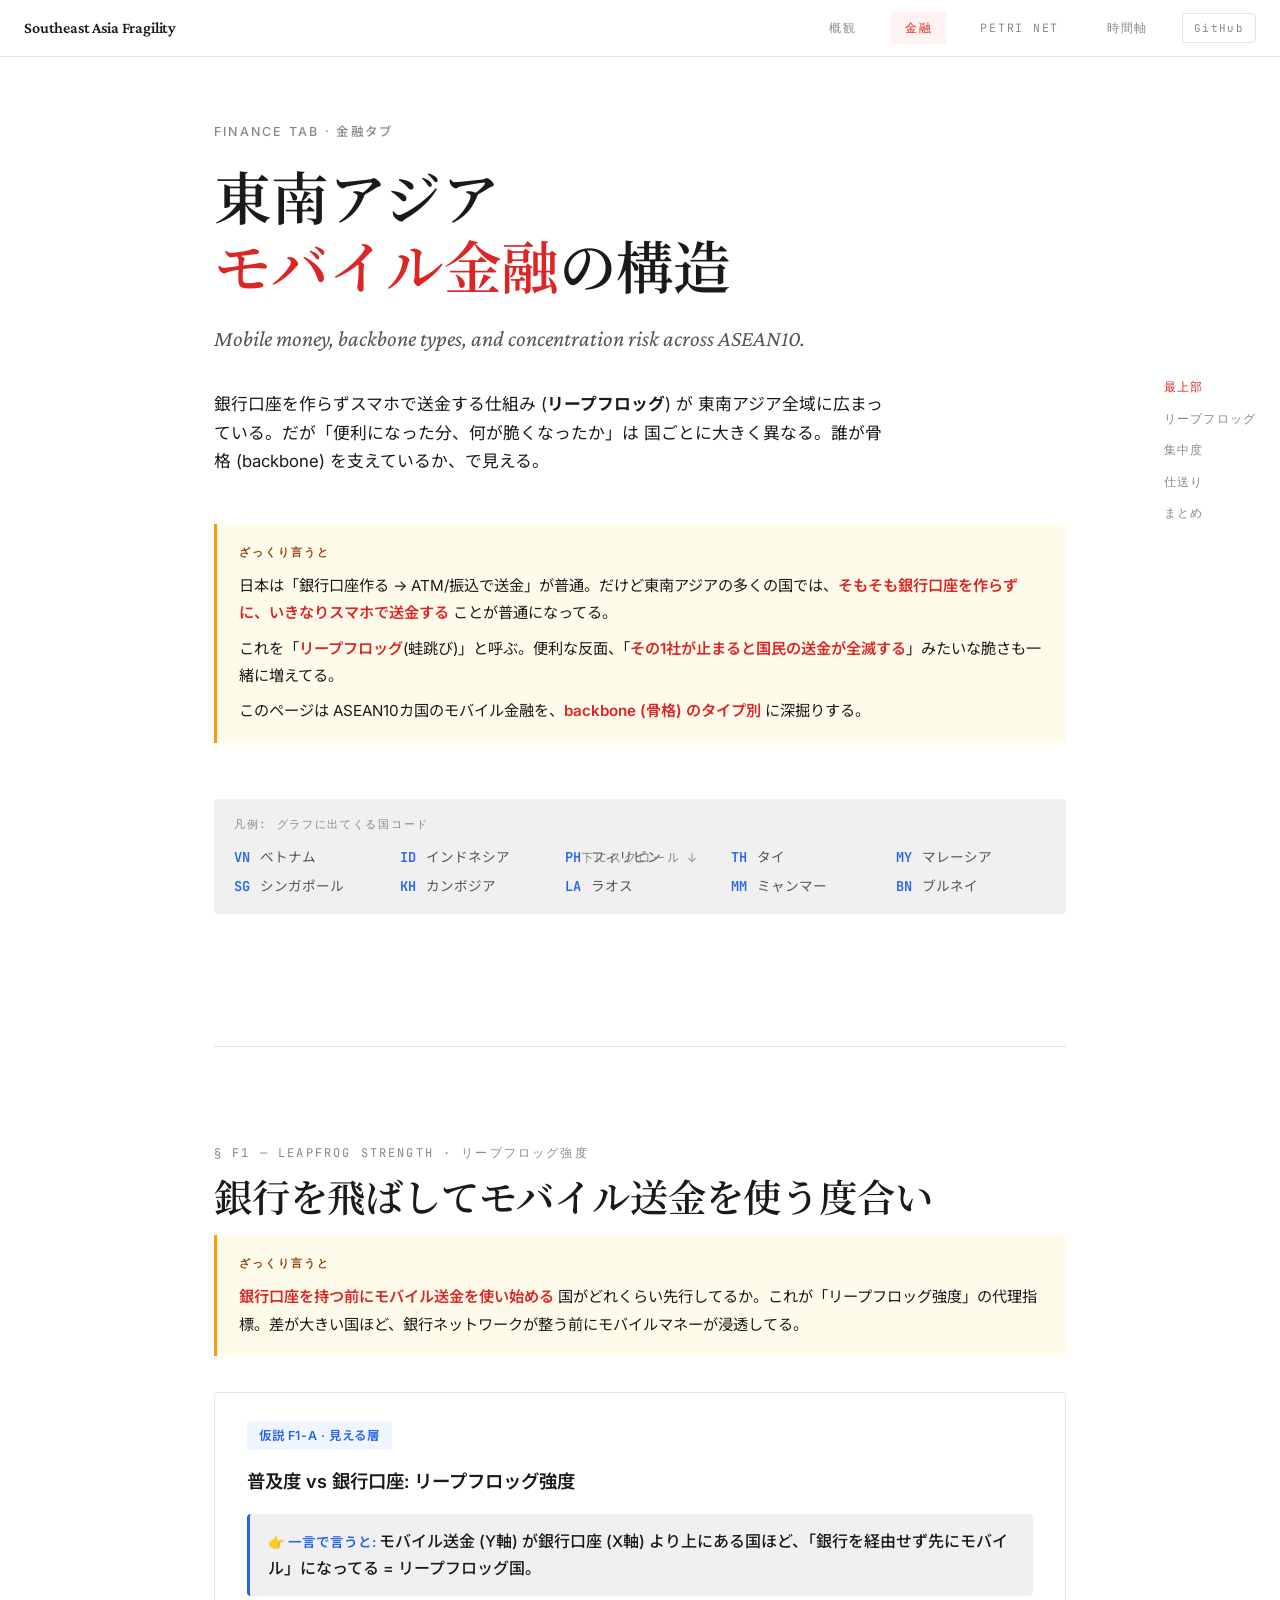
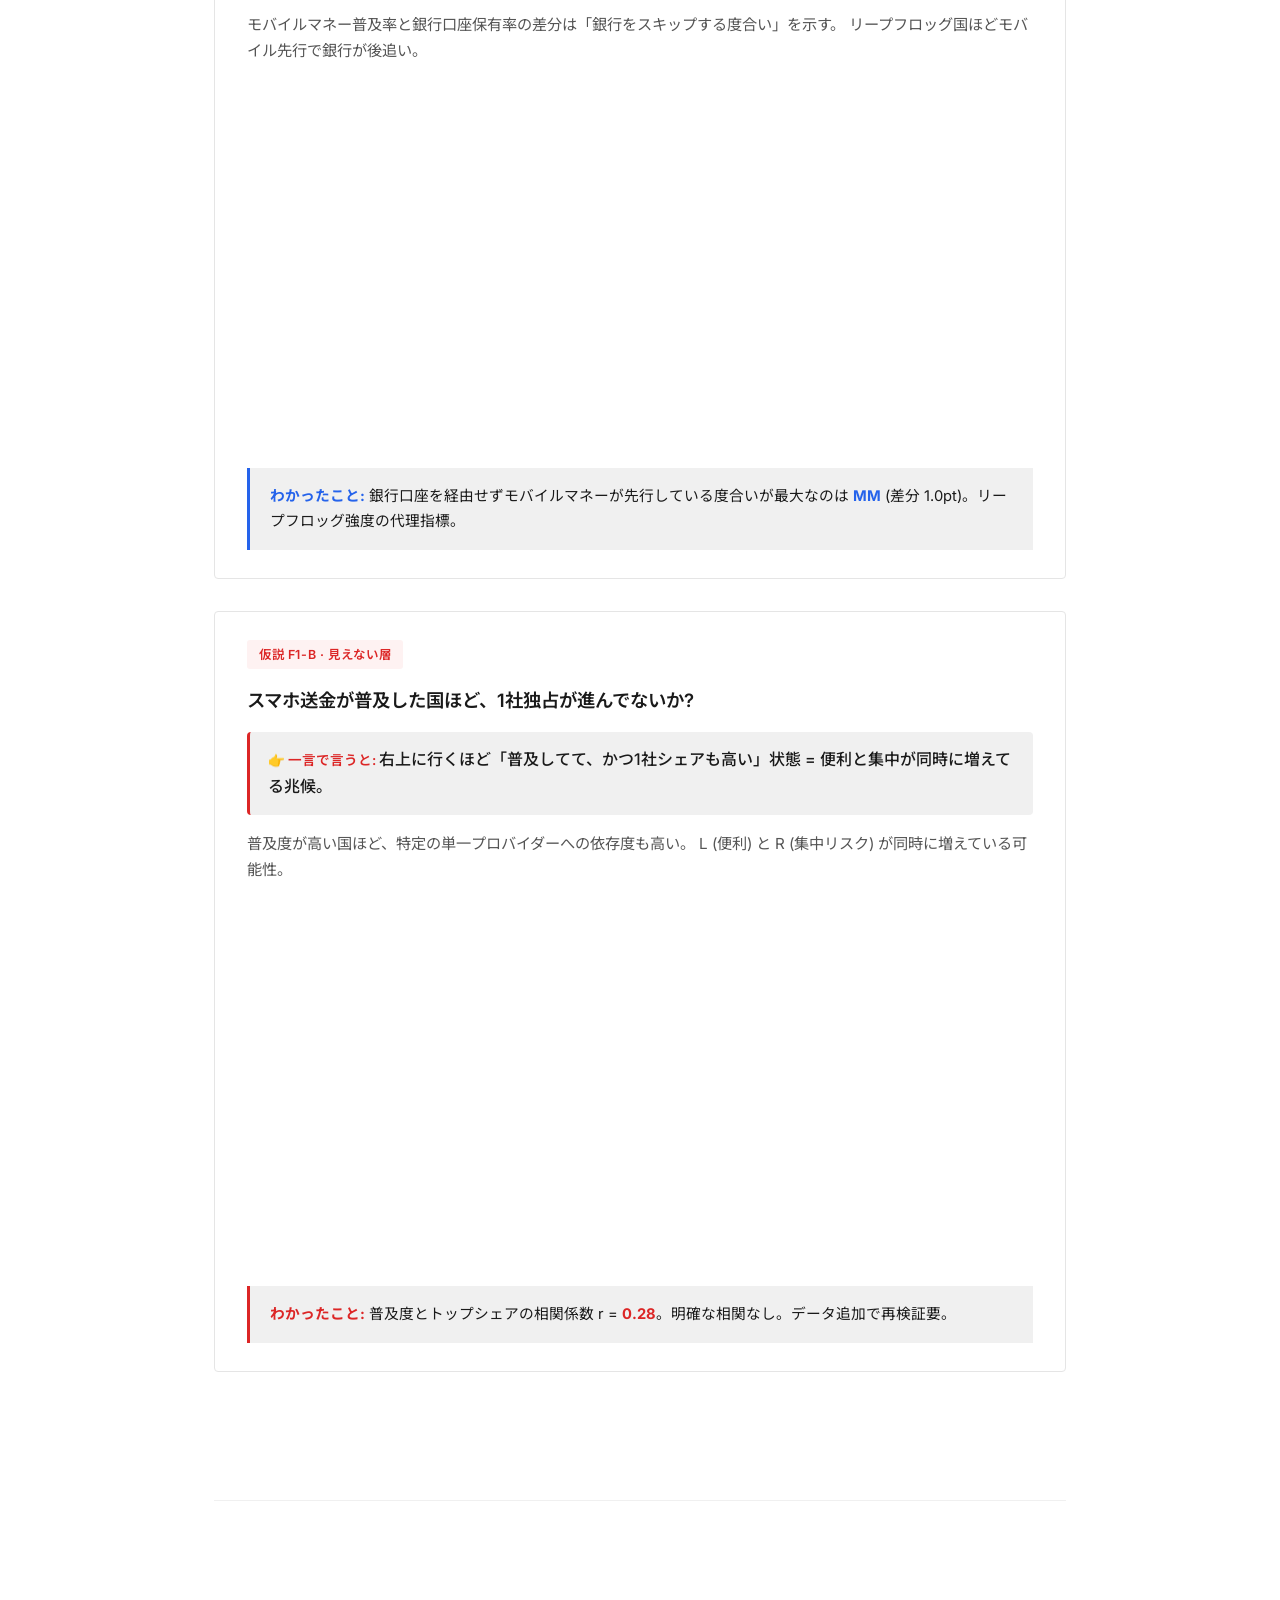
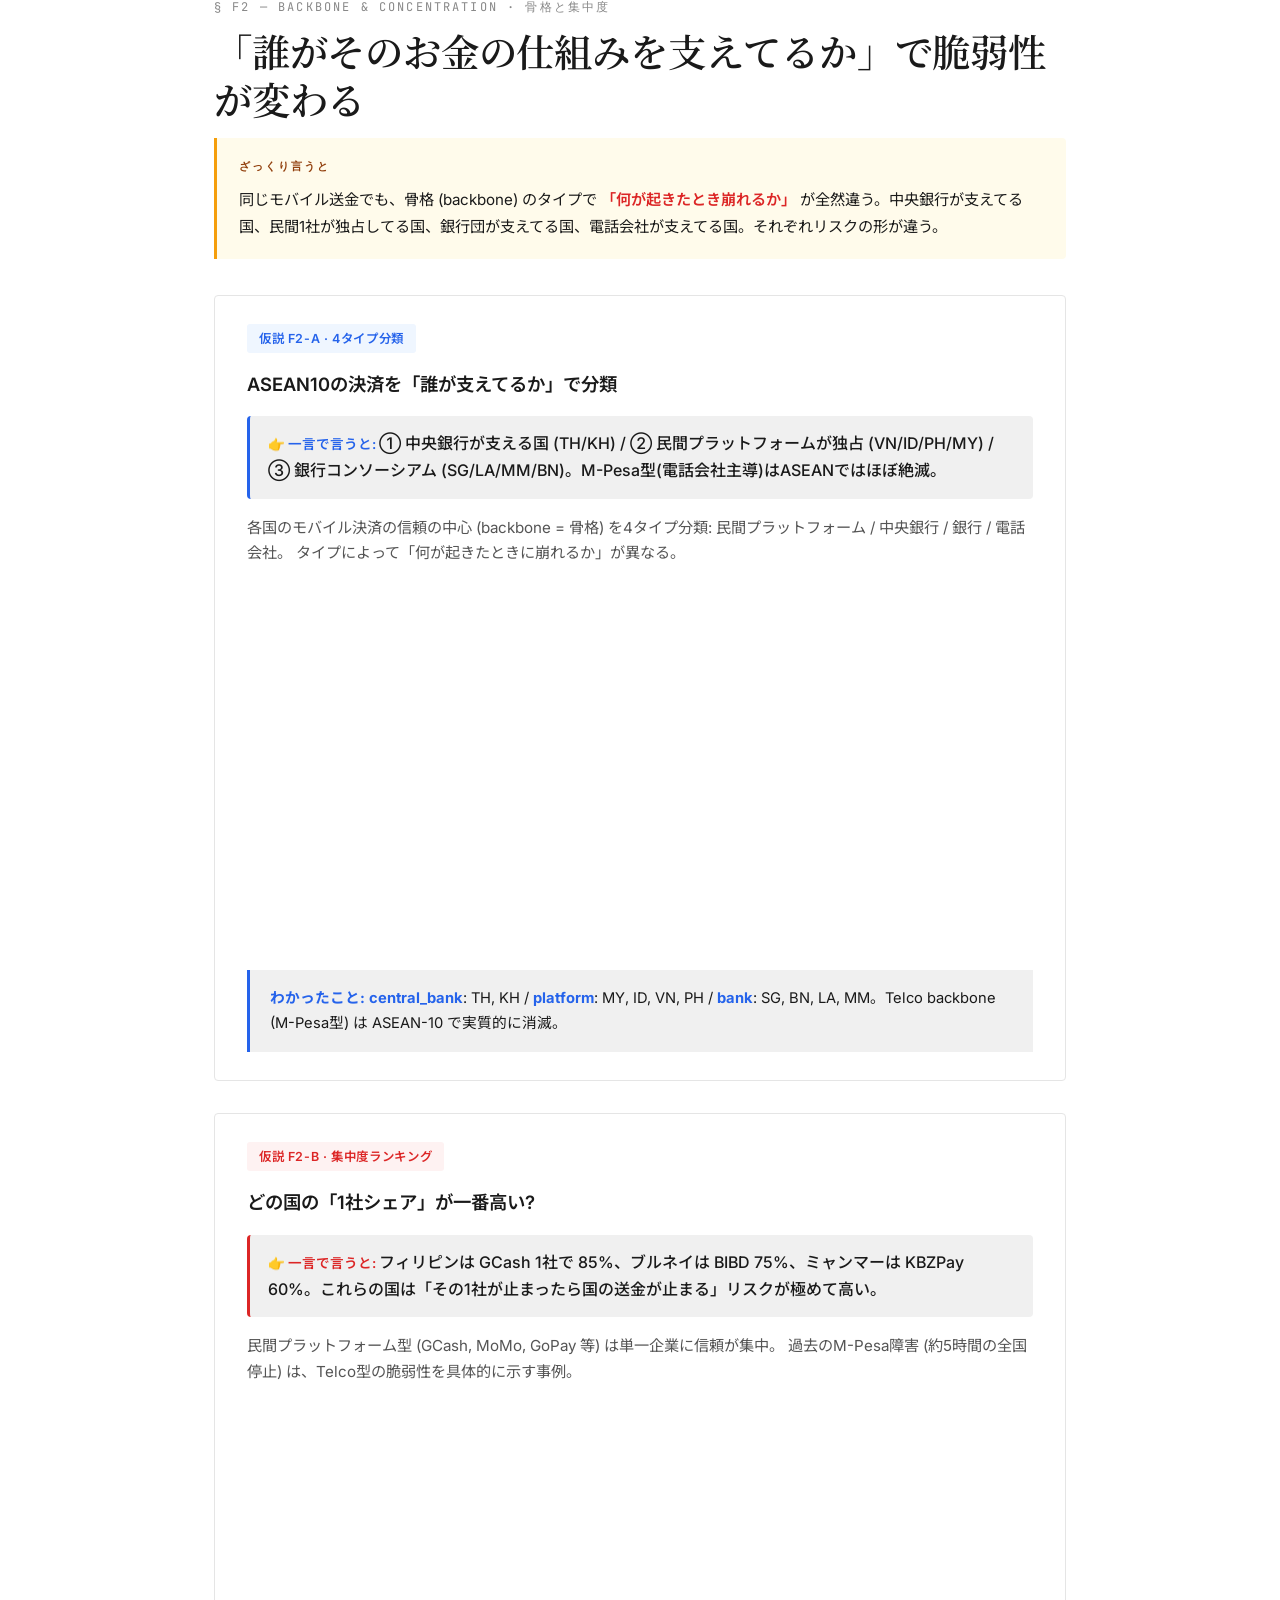
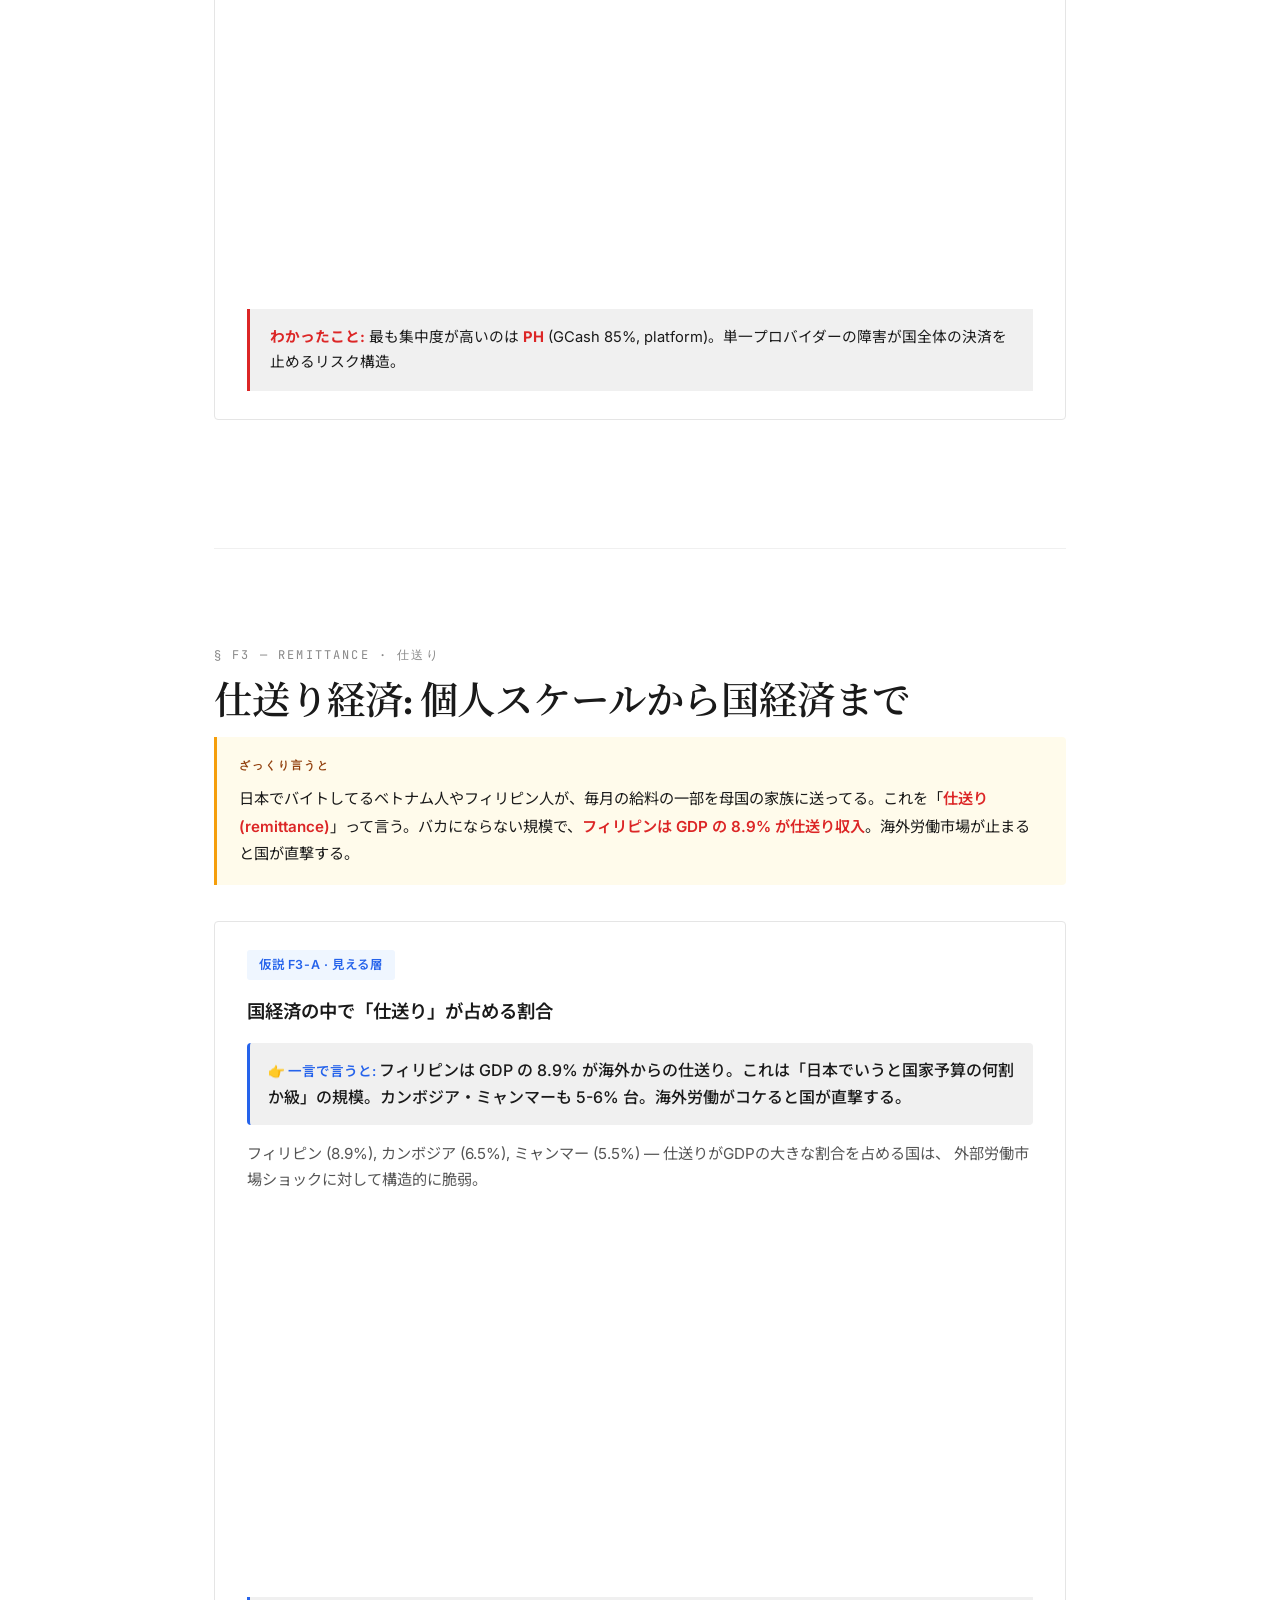
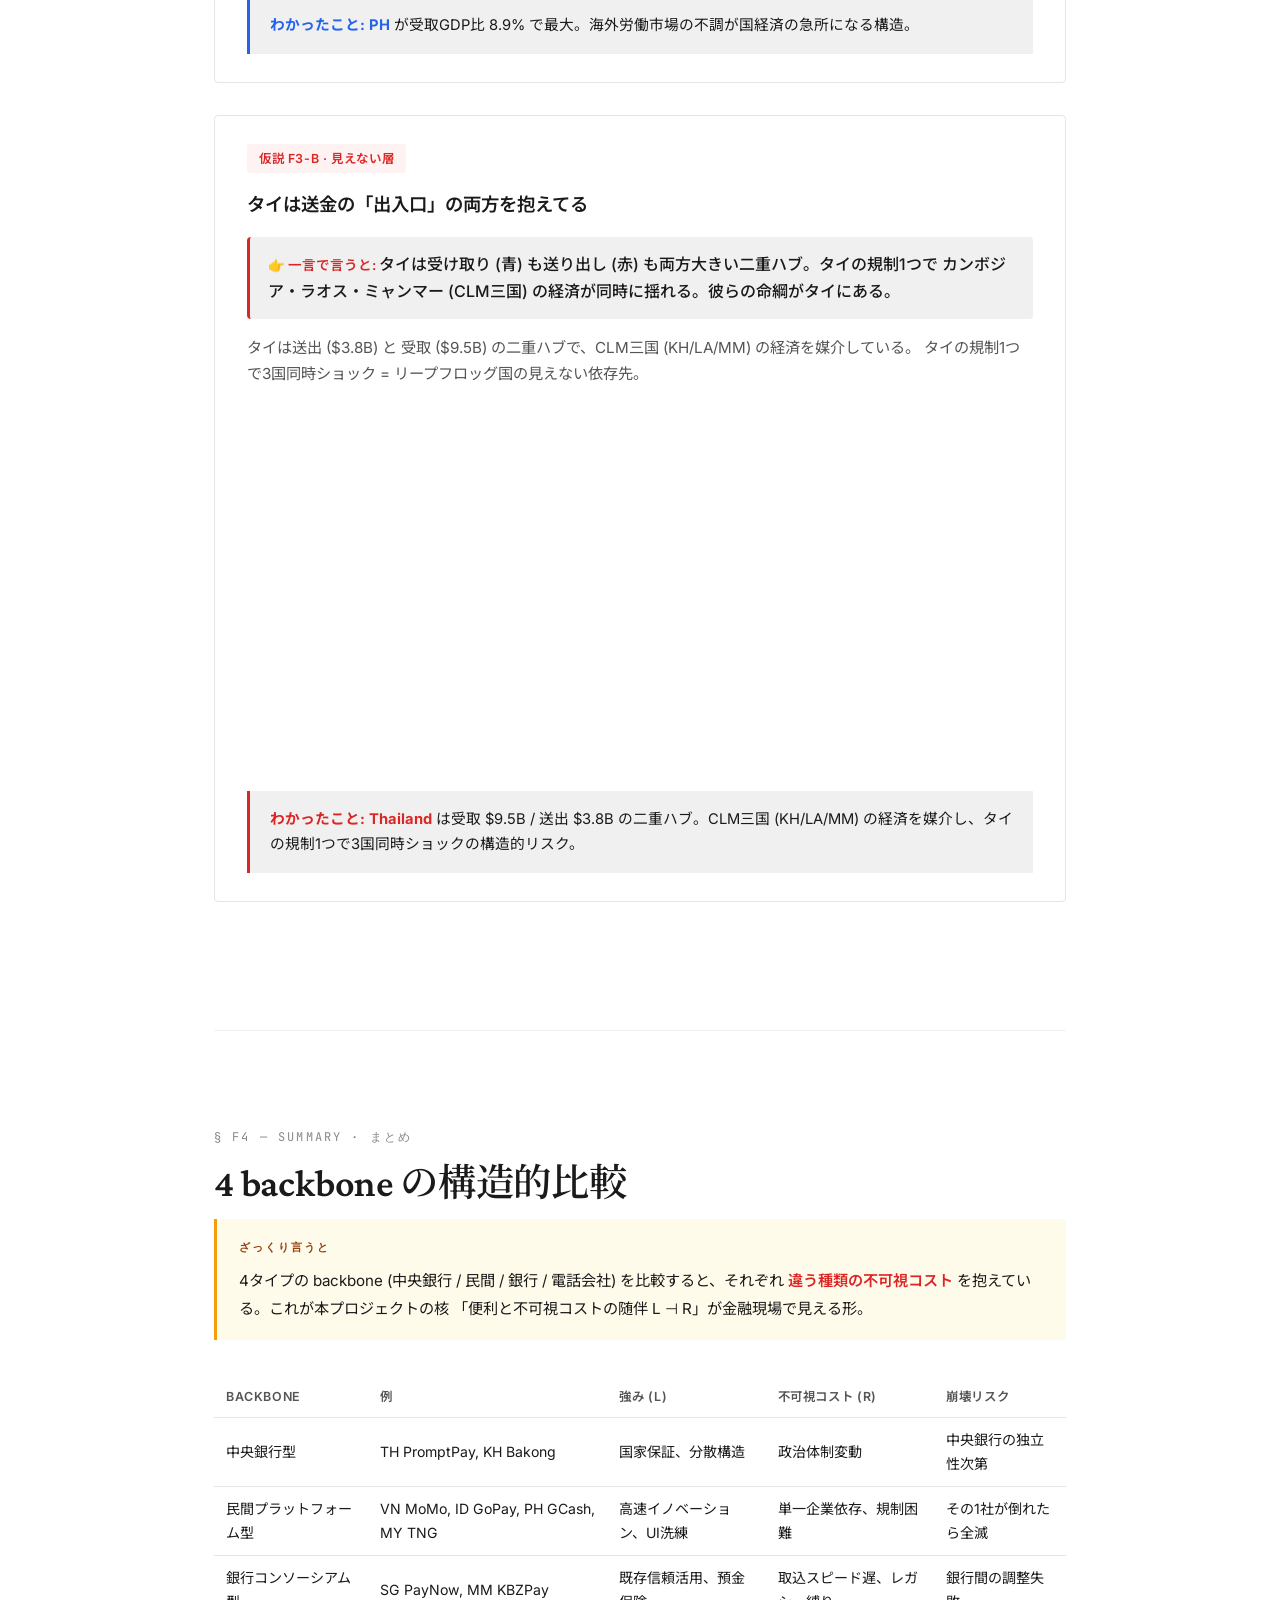
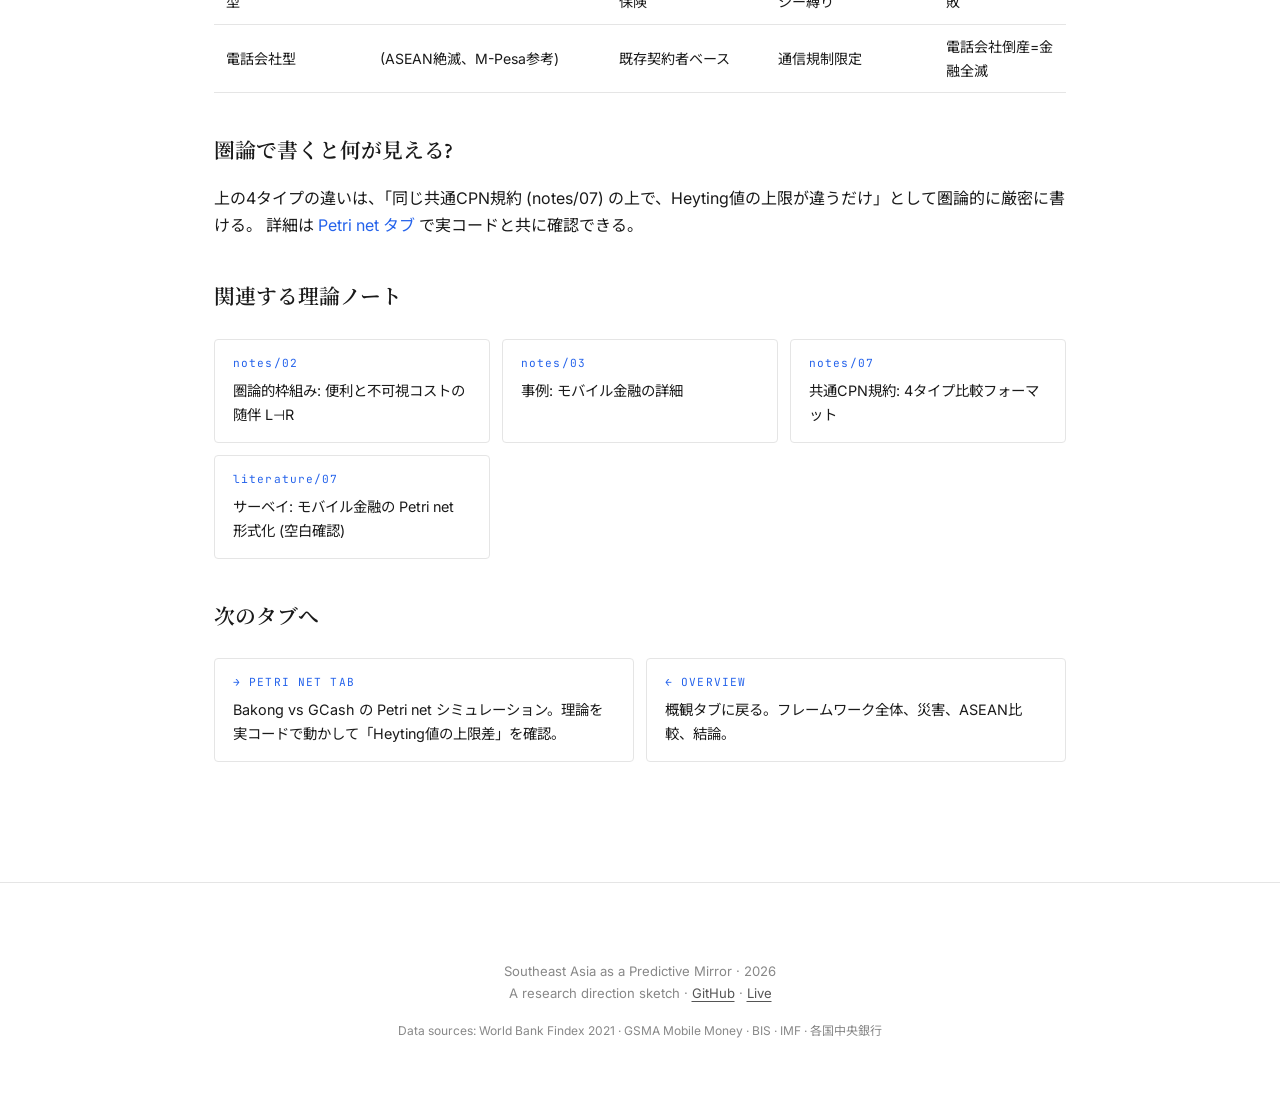
<file: docs/finance.html>
<!DOCTYPE html>
<html lang="ja">
<head>
<meta charset="UTF-8">
<meta name="viewport" content="width=device-width, initial-scale=1.0">
<title>金融 — Southeast Asia Fragility</title>
<meta name="description" content="ASEAN モバイル金融 (Bakong/GCash/MoMo/PromptPay) の深掘り。リープフロッグ強度・集中度・仕送り。">

<link rel="preconnect" href="https://fonts.googleapis.com">
<link rel="preconnect" href="https://fonts.gstatic.com" crossorigin>
<link href="https://fonts.googleapis.com/css2?family=Crimson+Pro:ital,wght@0,400;0,600;1,400&family=Inter:wght@400;500;600&family=JetBrains+Mono:wght@400;500&family=Noto+Sans+JP:wght@400;500;600&family=Noto+Serif+JP:wght@400;600&display=swap" rel="stylesheet">

<link rel="stylesheet" href="style.css">
<script src="vendor/chart.umd.min.js"></script>
</head>
<body>

<nav class="topnav">
  <a href="index.html" class="brand">Southeast Asia Fragility</a>
  <a href="index.html" class="tab">概観</a>
  <a href="finance.html" class="tab active">金融</a>
  <a href="petri.html" class="tab">Petri net</a>
  <a href="temporal.html" class="tab">時間軸</a>
  <a href="https://github.com/hajimedayo328/southeast-asia-fragility" class="ext" target="_blank">GitHub</a>
</nav>

<nav class="toc">
  <a href="#hero">最上部</a>
  <a href="#leapfrog">リープフロッグ</a>
  <a href="#concentration">集中度</a>
  <a href="#remittance">仕送り</a>
  <a href="#summary">まとめ</a>
</nav>

<main>

<!-- ============ HERO ============ -->
<section class="hero" id="hero">
  <div class="tag">FINANCE TAB · 金融タブ</div>
  <h1>東南アジア<br><span class="accent">モバイル金融</span>の構造</h1>
  <p class="subtitle">Mobile money, backbone types, and concentration risk across ASEAN10.</p>
  <p class="pitch">
    銀行口座を作らずスマホで送金する仕組み (<strong>リープフロッグ</strong>) が
    東南アジア全域に広まっている。だが「便利になった分、何が脆くなったか」は
    国ごとに大きく異なる。誰が骨格 (backbone) を支えているか、で見える。
  </p>
  <div class="plain-jp">
    <p>日本は「銀行口座作る → ATM/振込で送金」が普通。だけど東南アジアの多くの国では、<strong>そもそも銀行口座を作らずに、いきなりスマホで送金する</strong> ことが普通になってる。</p>
    <p>これを「<strong>リープフロッグ</strong>(蛙跳び)」と呼ぶ。便利な反面、「<strong>その1社が止まると国民の送金が全滅する</strong>」みたいな脆さも一緒に増えてる。</p>
    <p>このページは ASEAN10カ国のモバイル金融を、<strong>backbone (骨格) のタイプ別</strong> に深掘りする。</p>
  </div>

  <div class="country-key">
    <div class="key-title">凡例: グラフに出てくる国コード</div>
    <div class="key-grid">
      <span><b>VN</b> ベトナム</span>
      <span><b>ID</b> インドネシア</span>
      <span><b>PH</b> フィリピン</span>
      <span><b>TH</b> タイ</span>
      <span><b>MY</b> マレーシア</span>
      <span><b>SG</b> シンガポール</span>
      <span><b>KH</b> カンボジア</span>
      <span><b>LA</b> ラオス</span>
      <span><b>MM</b> ミャンマー</span>
      <span><b>BN</b> ブルネイ</span>
    </div>
  </div>
  <div class="scroll-hint">下にスクロール ↓</div>
</section>

<!-- ============ LEAPFROG ============ -->
<section id="leapfrog">
  <span class="section-num">§ F1 — LEAPFROG STRENGTH · リープフロッグ強度</span>
  <h2>銀行を飛ばしてモバイル送金を使う度合い</h2>

  <div class="plain-jp">
    <p><strong>銀行口座を持つ前にモバイル送金を使い始める</strong> 国がどれくらい先行してるか。これが「リープフロッグ強度」の代理指標。差が大きい国ほど、銀行ネットワークが整う前にモバイルマネーが浸透してる。</p>
  </div>

  <div class="hypothesis">
    <span class="hyp-id">仮説 F1-A · 見える層</span>
    <h3>普及度 vs 銀行口座: リープフロッグ強度</h3>
    <p class="punchline">
      モバイル送金 (Y軸) が銀行口座 (X軸) より上にある国ほど、「銀行を経由せず先にモバイル」になってる = リープフロッグ国。
    </p>
    <p class="claim">
      モバイルマネー普及率と銀行口座保有率の差分は「銀行をスキップする度合い」を示す。
      リープフロッグ国ほどモバイル先行で銀行が後追い。
    </p>
    <div class="chart-box"><canvas id="chart-A1"></canvas></div>
    <div class="finding"><strong>わかったこと:</strong> <span id="finding-A1">データ読込中...</span></div>
  </div>

  <div class="hypothesis shadow">
    <span class="hyp-id">仮説 F1-B · 見えない層</span>
    <h3>スマホ送金が普及した国ほど、1社独占が進んでないか?</h3>
    <p class="punchline">
      右上に行くほど「普及してて、かつ1社シェアも高い」状態 = 便利と集中が同時に増えてる兆候。
    </p>
    <p class="claim">
      普及度が高い国ほど、特定の単一プロバイダーへの依存度も高い。
      L (便利) と R (集中リスク) が同時に増えている可能性。
    </p>
    <div class="chart-box"><canvas id="chart-A2"></canvas></div>
    <div class="finding"><strong>わかったこと:</strong> <span id="finding-A2">データ読込中...</span></div>
  </div>
</section>

<!-- ============ CONCENTRATION ============ -->
<section id="concentration">
  <span class="section-num">§ F2 — BACKBONE & CONCENTRATION · 骨格と集中度</span>
  <h2>「誰がそのお金の仕組みを支えてるか」で脆弱性が変わる</h2>

  <div class="plain-jp">
    <p>同じモバイル送金でも、骨格 (backbone) のタイプで <strong>「何が起きたとき崩れるか」</strong> が全然違う。中央銀行が支えてる国、民間1社が独占してる国、銀行団が支えてる国、電話会社が支えてる国。それぞれリスクの形が違う。</p>
  </div>

  <div class="hypothesis">
    <span class="hyp-id">仮説 F2-A · 4タイプ分類</span>
    <h3>ASEAN10の決済を「誰が支えてるか」で分類</h3>
    <p class="punchline">
      ① 中央銀行が支える国 (TH/KH) / ② 民間プラットフォームが独占 (VN/ID/PH/MY) / ③ 銀行コンソーシアム (SG/LA/MM/BN)。M-Pesa型(電話会社主導)はASEANではほぼ絶滅。
    </p>
    <p class="claim">
      各国のモバイル決済の信頼の中心 (backbone = 骨格) を4タイプ分類:
      民間プラットフォーム / 中央銀行 / 銀行 / 電話会社。
      タイプによって「何が起きたときに崩れるか」が異なる。
    </p>
    <div class="chart-box"><canvas id="chart-B1"></canvas></div>
    <div class="finding"><strong>わかったこと:</strong> <span id="finding-B1">データ読込中...</span></div>
  </div>

  <div class="hypothesis shadow">
    <span class="hyp-id">仮説 F2-B · 集中度ランキング</span>
    <h3>どの国の「1社シェア」が一番高い?</h3>
    <p class="punchline">
      フィリピンは GCash 1社で 85%、ブルネイは BIBD 75%、ミャンマーは KBZPay 60%。これらの国は「その1社が止まったら国の送金が止まる」リスクが極めて高い。
    </p>
    <p class="claim">
      民間プラットフォーム型 (GCash, MoMo, GoPay 等) は単一企業に信頼が集中。
      過去のM-Pesa障害 (約5時間の全国停止) は、Telco型の脆弱性を具体的に示す事例。
    </p>
    <div class="chart-box tall"><canvas id="chart-B2"></canvas></div>
    <div class="finding"><strong>わかったこと:</strong> <span id="finding-B2">データ読込中...</span></div>
  </div>
</section>

<!-- ============ REMITTANCE ============ -->
<section id="remittance">
  <span class="section-num">§ F3 — REMITTANCE · 仕送り</span>
  <h2>仕送り経済: 個人スケールから国経済まで</h2>

  <div class="plain-jp">
    <p>日本でバイトしてるベトナム人やフィリピン人が、毎月の給料の一部を母国の家族に送ってる。これを「<strong>仕送り (remittance)</strong>」って言う。バカにならない規模で、<strong>フィリピンは GDP の 8.9% が仕送り収入</strong>。海外労働市場が止まると国が直撃する。</p>
  </div>

  <div class="hypothesis">
    <span class="hyp-id">仮説 F3-A · 見える層</span>
    <h3>国経済の中で「仕送り」が占める割合</h3>
    <p class="punchline">
      フィリピンは GDP の 8.9% が海外からの仕送り。これは「日本でいうと国家予算の何割か級」の規模。カンボジア・ミャンマーも 5-6% 台。海外労働がコケると国が直撃する。
    </p>
    <p class="claim">
      フィリピン (8.9%), カンボジア (6.5%), ミャンマー (5.5%) — 仕送りがGDPの大きな割合を占める国は、
      外部労働市場ショックに対して構造的に脆弱。
    </p>
    <div class="chart-box"><canvas id="chart-D1"></canvas></div>
    <div class="finding"><strong>わかったこと:</strong> <span id="finding-D1">データ読込中...</span></div>
  </div>

  <div class="hypothesis shadow">
    <span class="hyp-id">仮説 F3-B · 見えない層</span>
    <h3>タイは送金の「出入口」の両方を抱えてる</h3>
    <p class="punchline">
      タイは受け取り (青) も送り出し (赤) も両方大きい二重ハブ。タイの規制1つで カンボジア・ラオス・ミャンマー (CLM三国) の経済が同時に揺れる。彼らの命綱がタイにある。
    </p>
    <p class="claim">
      タイは送出 ($3.8B) と 受取 ($9.5B) の二重ハブで、CLM三国 (KH/LA/MM) の経済を媒介している。
      タイの規制1つで3国同時ショック = リープフロッグ国の見えない依存先。
    </p>
    <div class="chart-box"><canvas id="chart-D2"></canvas></div>
    <div class="finding"><strong>わかったこと:</strong> <span id="finding-D2">データ読込中...</span></div>
  </div>
</section>

<!-- ============ SUMMARY ============ -->
<section id="summary">
  <span class="section-num">§ F4 — SUMMARY · まとめ</span>
  <h2>4 backbone の構造的比較</h2>

  <div class="plain-jp">
    <p>4タイプの backbone (中央銀行 / 民間 / 銀行 / 電話会社) を比較すると、それぞれ <strong>違う種類の不可視コスト</strong> を抱えている。これが本プロジェクトの核 「便利と不可視コストの随伴 L ⊣ R」が金融現場で見える形。</p>
  </div>

  <table>
    <thead>
      <tr>
        <th>backbone</th><th>例</th><th>強み (L)</th><th>不可視コスト (R)</th><th>崩壊リスク</th>
      </tr>
    </thead>
    <tbody>
      <tr>
        <td>中央銀行型</td>
        <td>TH PromptPay, KH Bakong</td>
        <td>国家保証、分散構造</td>
        <td>政治体制変動</td>
        <td>中央銀行の独立性次第</td>
      </tr>
      <tr>
        <td>民間プラットフォーム型</td>
        <td>VN MoMo, ID GoPay, PH GCash, MY TNG</td>
        <td>高速イノベーション、UI洗練</td>
        <td>単一企業依存、規制困難</td>
        <td>その1社が倒れたら全滅</td>
      </tr>
      <tr>
        <td>銀行コンソーシアム型</td>
        <td>SG PayNow, MM KBZPay</td>
        <td>既存信頼活用、預金保険</td>
        <td>取込スピード遅、レガシー縛り</td>
        <td>銀行間の調整失敗</td>
      </tr>
      <tr>
        <td>電話会社型</td>
        <td>(ASEAN絶滅、M-Pesa参考)</td>
        <td>既存契約者ベース</td>
        <td>通信規制限定</td>
        <td>電話会社倒産=金融全滅</td>
      </tr>
    </tbody>
  </table>

  <h3>圏論で書くと何が見える?</h3>
  <p>
    上の4タイプの違いは、「同じ共通CPN規約 (notes/07) の上で、Heyting値の上限が違うだけ」として圏論的に厳密に書ける。
    詳細は <a href="petri.html">Petri net タブ</a> で実コードと共に確認できる。
  </p>

  <h3>関連する理論ノート</h3>
  <div class="note-link-grid">
    <a href="https://github.com/hajimedayo328/southeast-asia-fragility/blob/main/notes/02_framework.md" target="_blank">
      <div class="id">notes/02</div>
      <div class="title">圏論的枠組み: 便利と不可視コストの随伴 L⊣R</div>
    </a>
    <a href="https://github.com/hajimedayo328/southeast-asia-fragility/blob/main/notes/03_cases/mobile_money.md" target="_blank">
      <div class="id">notes/03</div>
      <div class="title">事例: モバイル金融の詳細</div>
    </a>
    <a href="https://github.com/hajimedayo328/southeast-asia-fragility/blob/main/notes/07_common_cpn_spec.md" target="_blank">
      <div class="id">notes/07</div>
      <div class="title">共通CPN規約: 4タイプ比較フォーマット</div>
    </a>
    <a href="https://github.com/hajimedayo328/southeast-asia-fragility/blob/main/literature/raw/07_petri_net_payment_apps.md" target="_blank">
      <div class="id">literature/07</div>
      <div class="title">サーベイ: モバイル金融の Petri net 形式化 (空白確認)</div>
    </a>
  </div>

  <h3>次のタブへ</h3>
  <div class="note-link-grid">
    <a href="petri.html">
      <div class="id">→ PETRI NET TAB</div>
      <div class="title">Bakong vs GCash の Petri net シミュレーション。理論を実コードで動かして「Heyting値の上限差」を確認。</div>
    </a>
    <a href="index.html">
      <div class="id">← OVERVIEW</div>
      <div class="title">概観タブに戻る。フレームワーク全体、災害、ASEAN比較、結論。</div>
    </a>
  </div>
</section>

</main>

<footer>
  <p>
    Southeast Asia as a Predictive Mirror · 2026<br>
    A research direction sketch ·
    <a href="https://github.com/hajimedayo328/southeast-asia-fragility" target="_blank">GitHub</a> ·
    <a href="https://hajimedayo328.github.io/southeast-asia-fragility/" target="_blank">Live</a>
  </p>
  <p style="margin-top: 16px; font-size: 0.75rem;">
    Data sources: World Bank Findex 2021 · GSMA Mobile Money · BIS · IMF · 各国中央銀行
  </p>
</footer>

<script src="js/viz.js"></script>

</body>
</html>
</file>
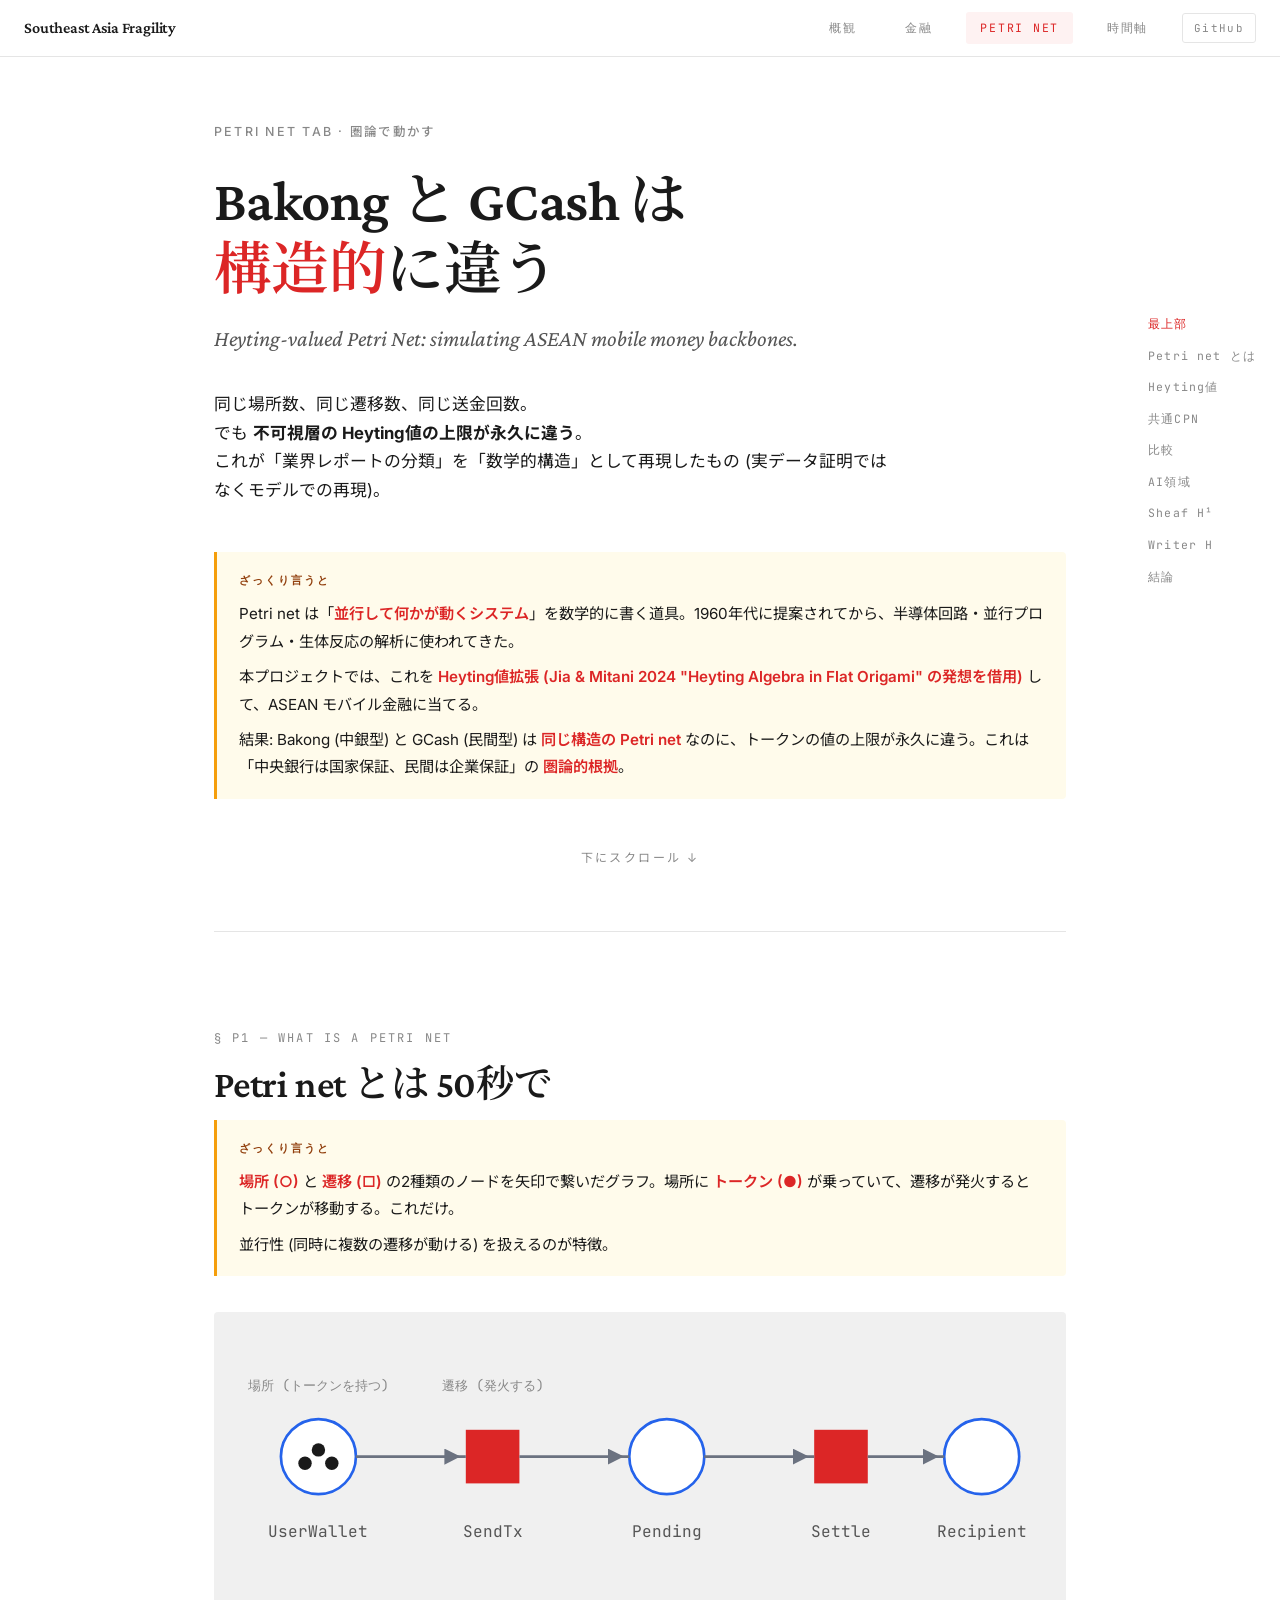
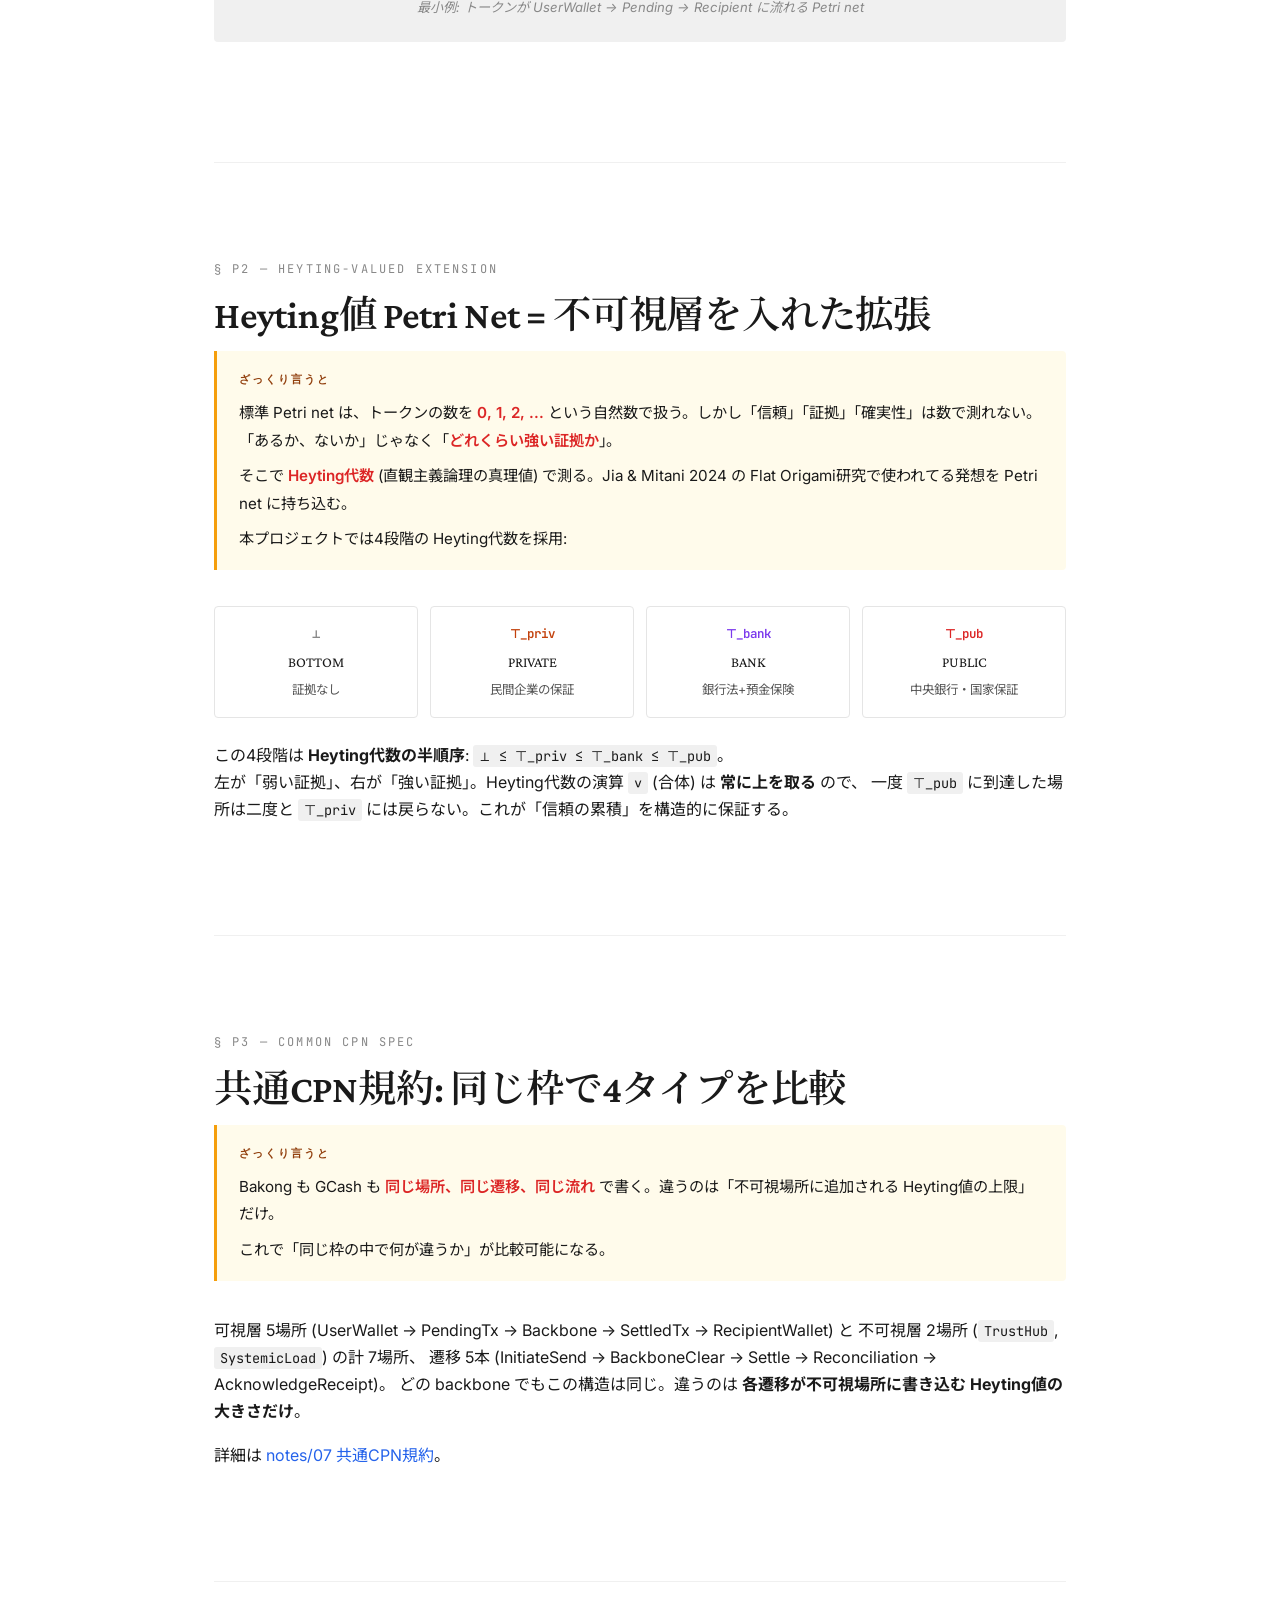
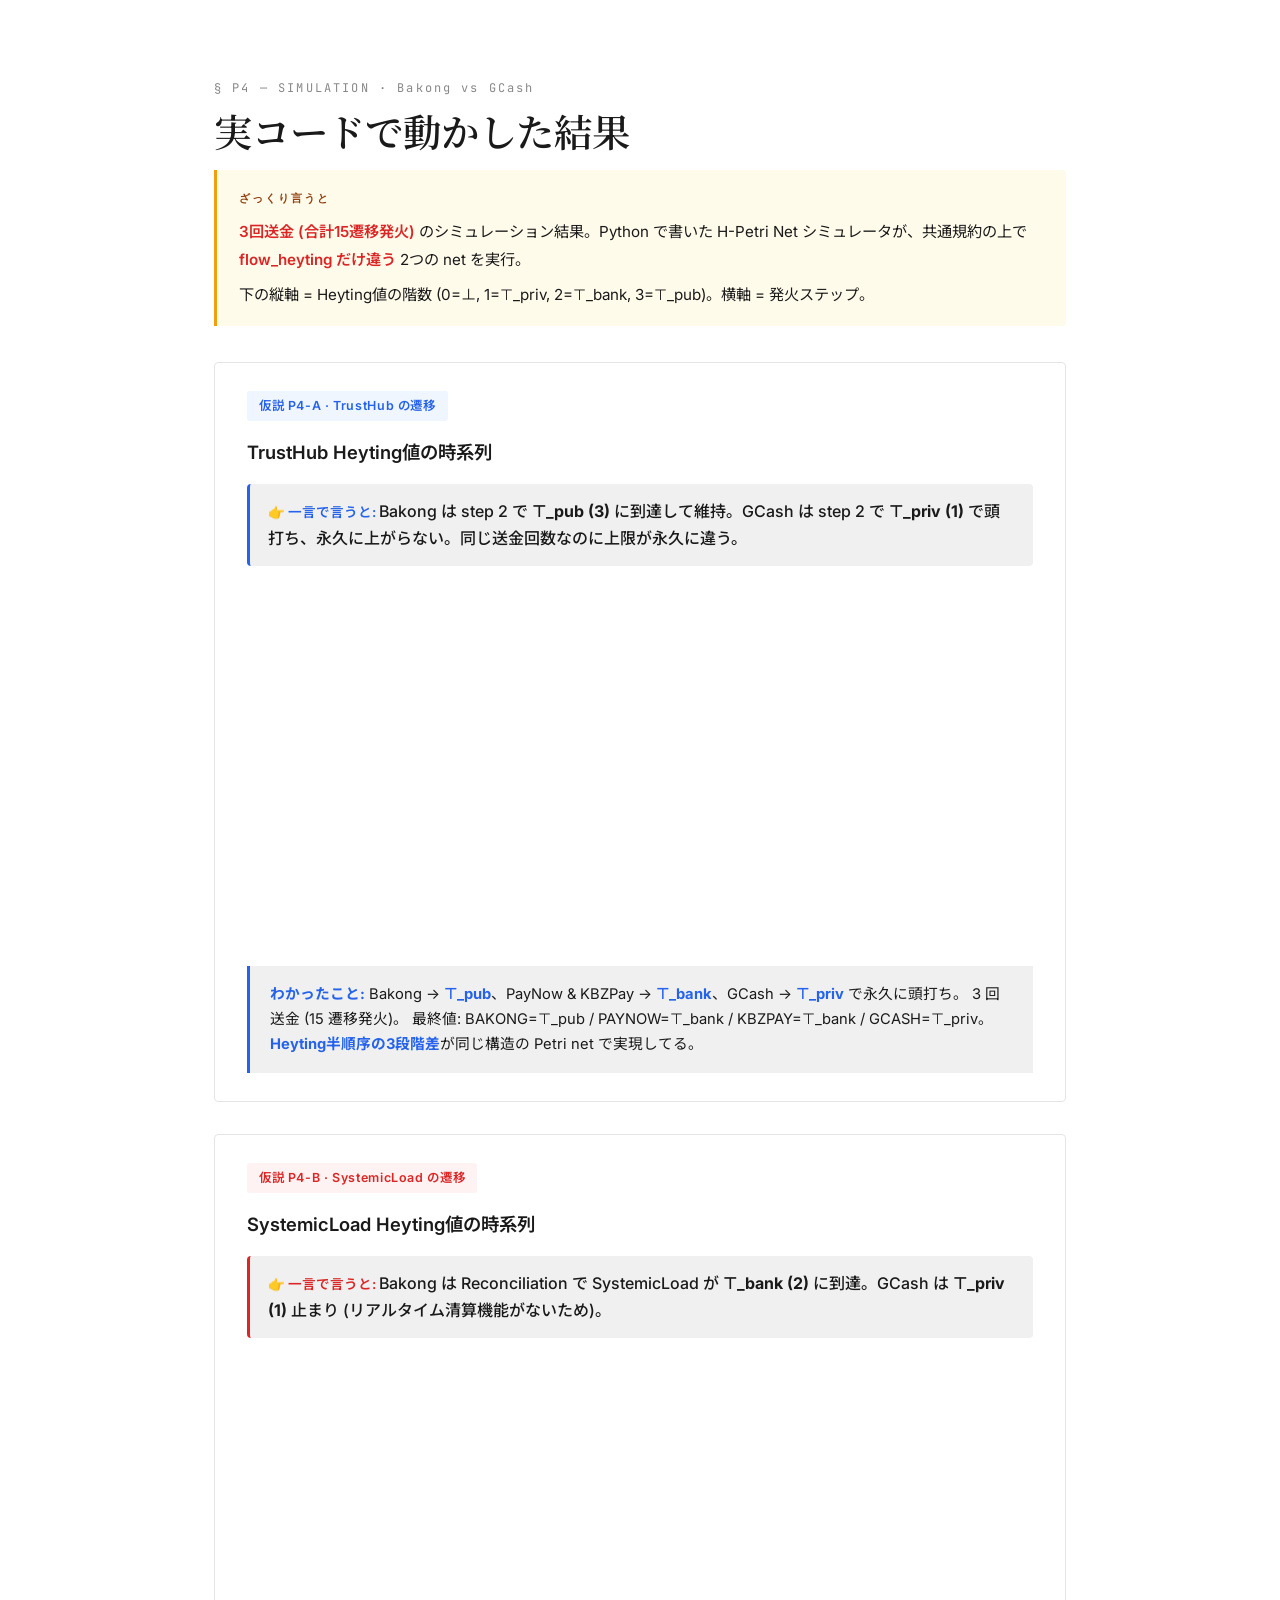
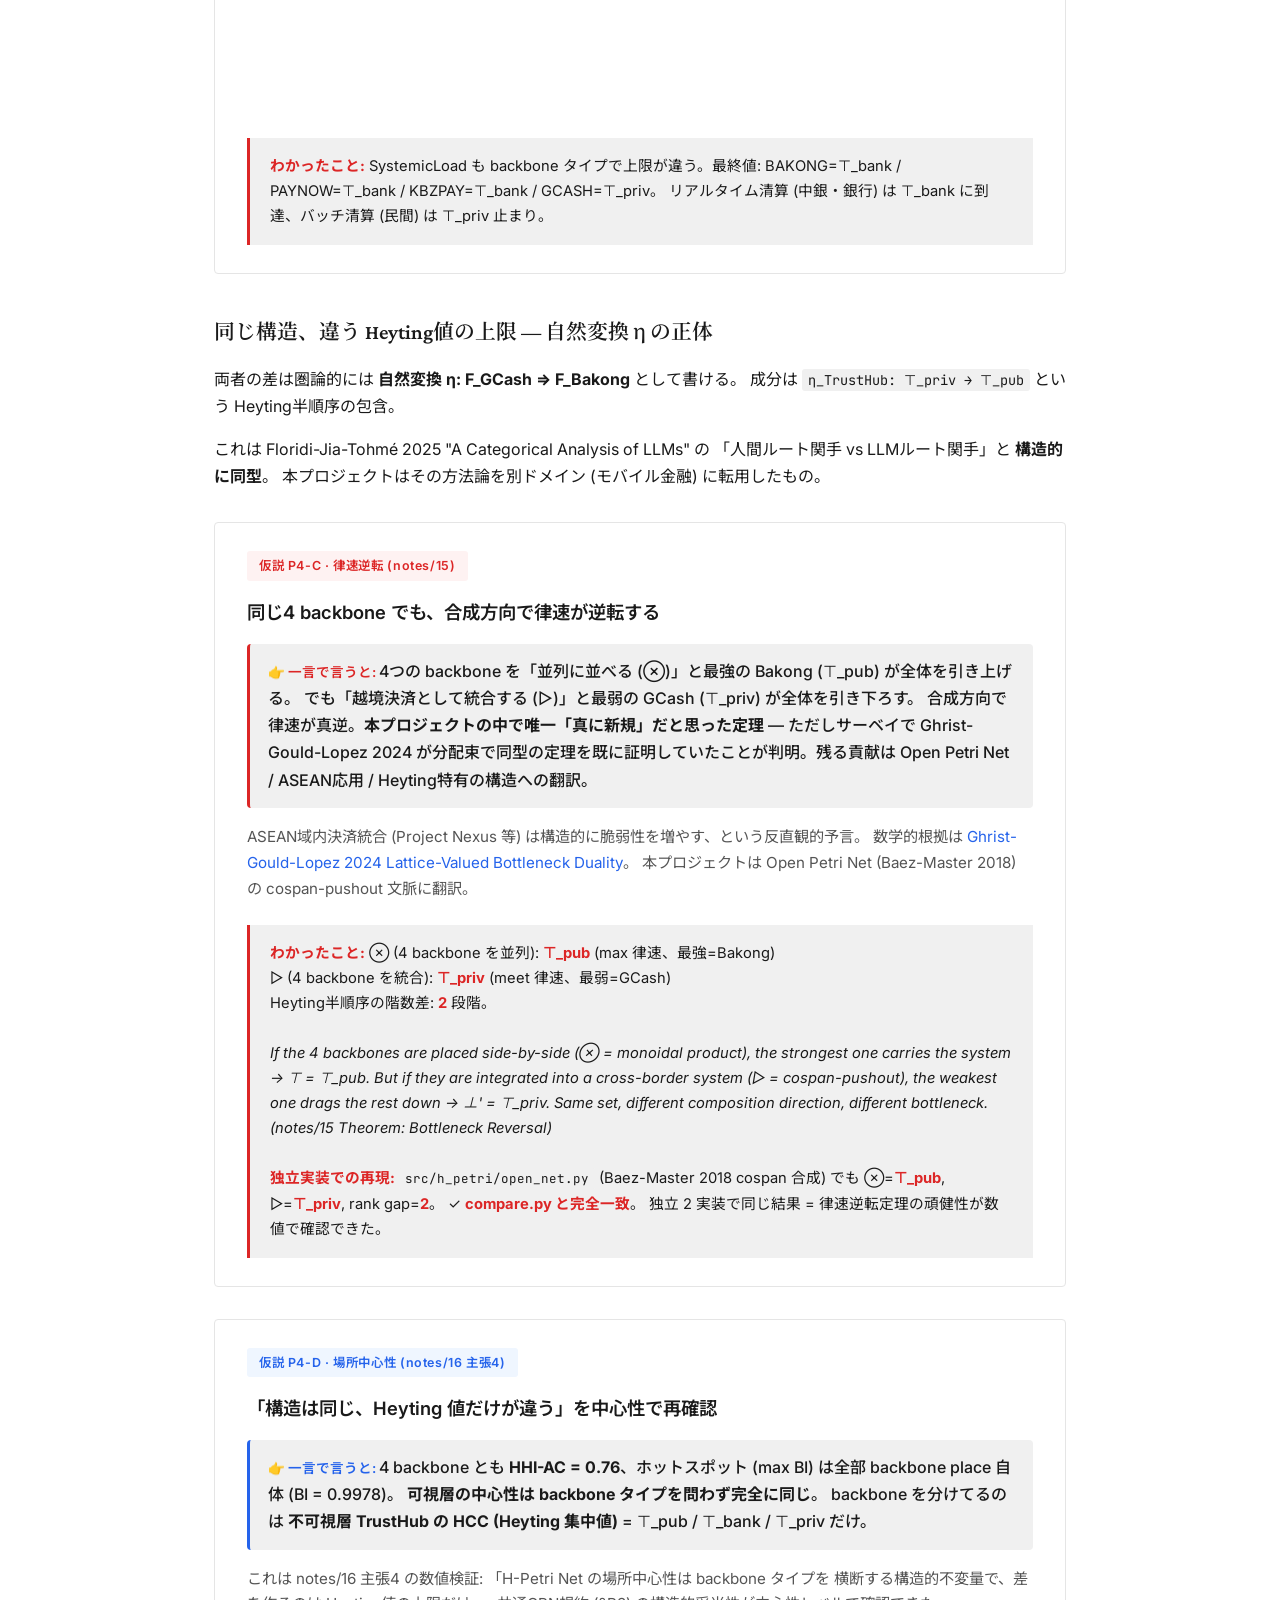
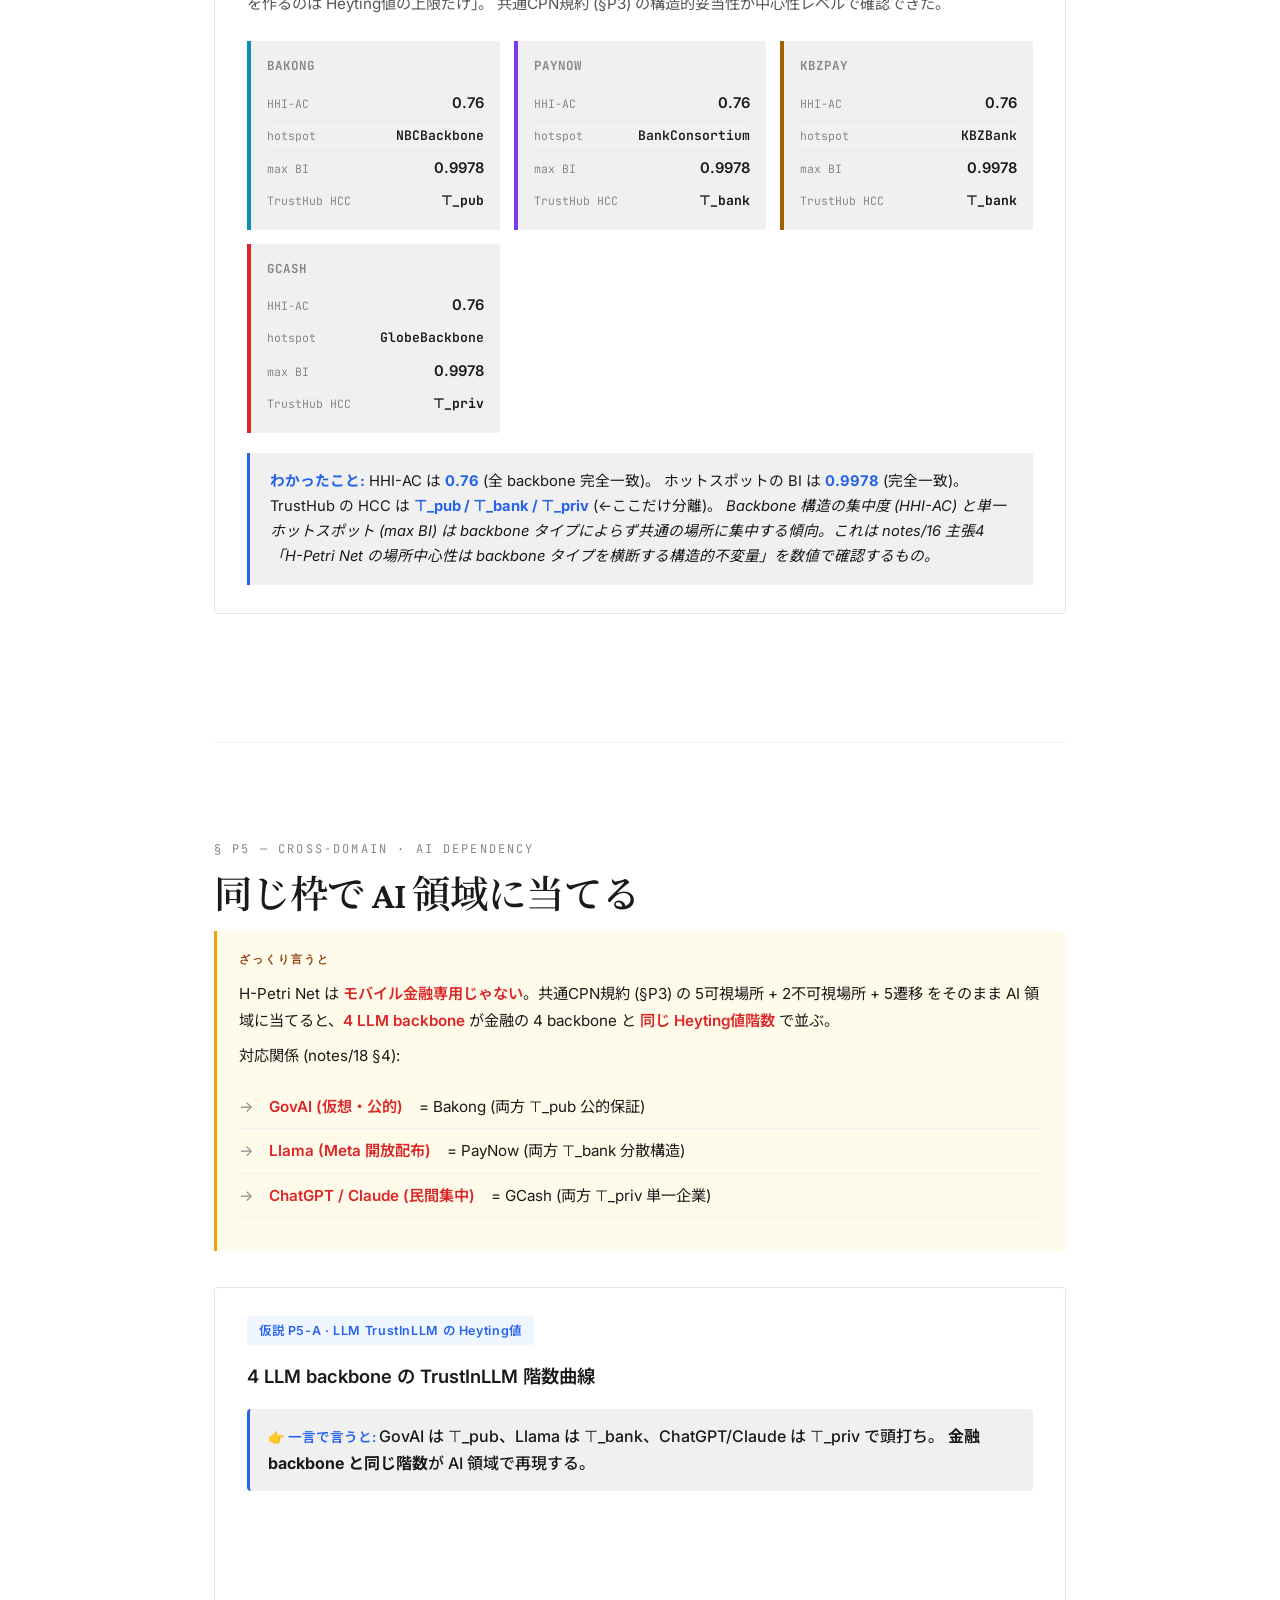
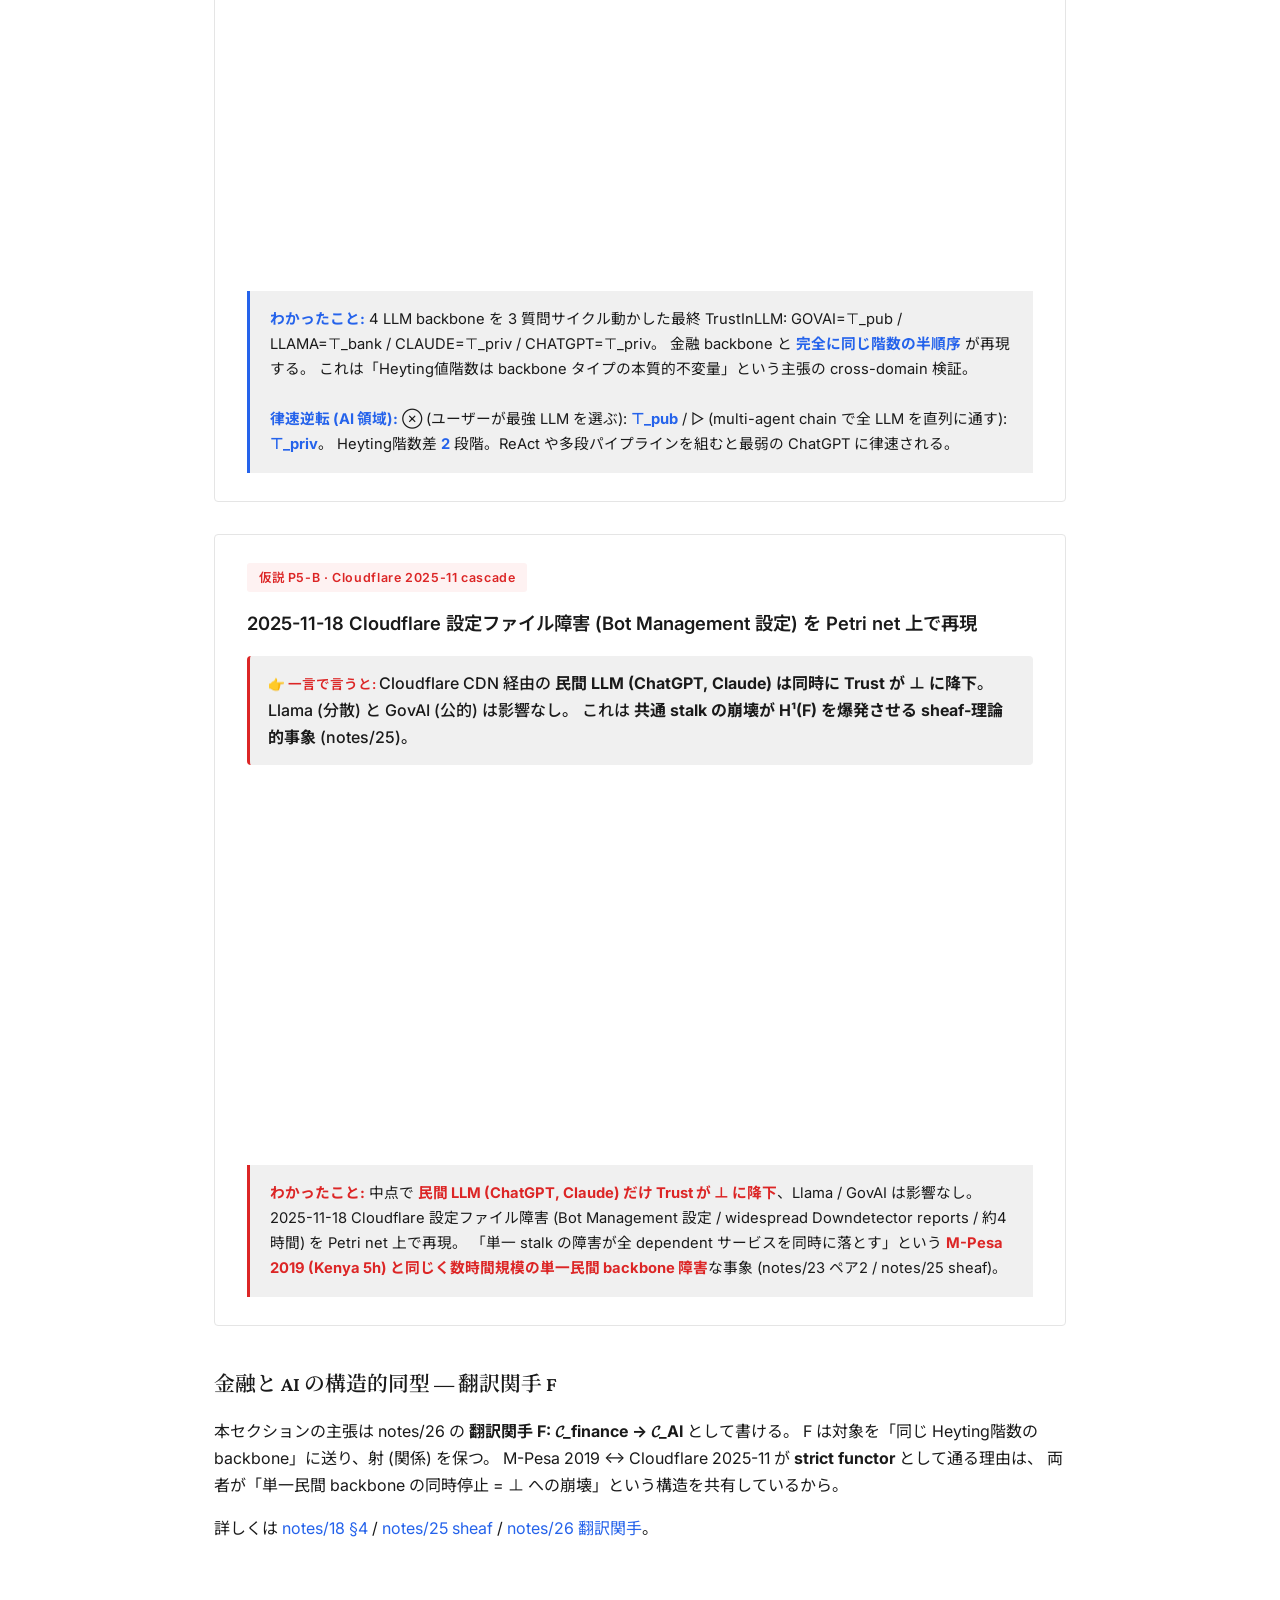
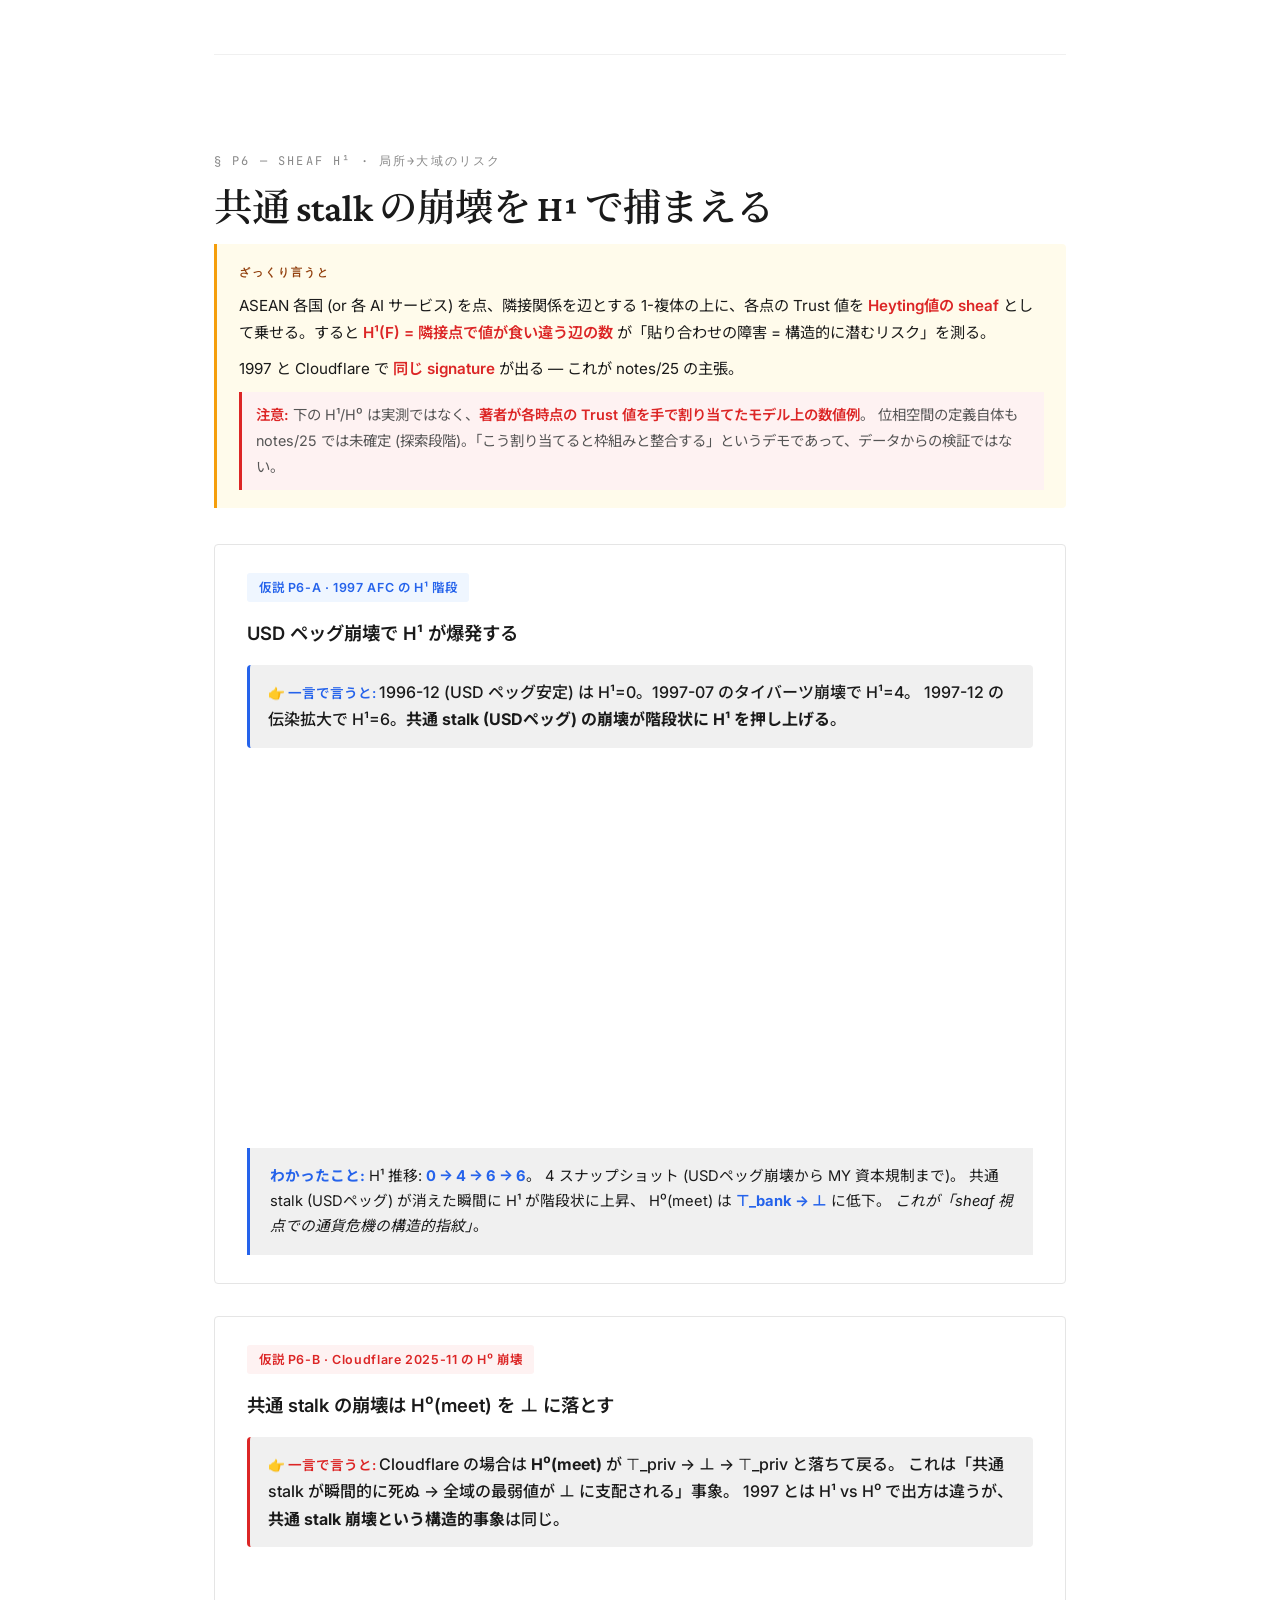
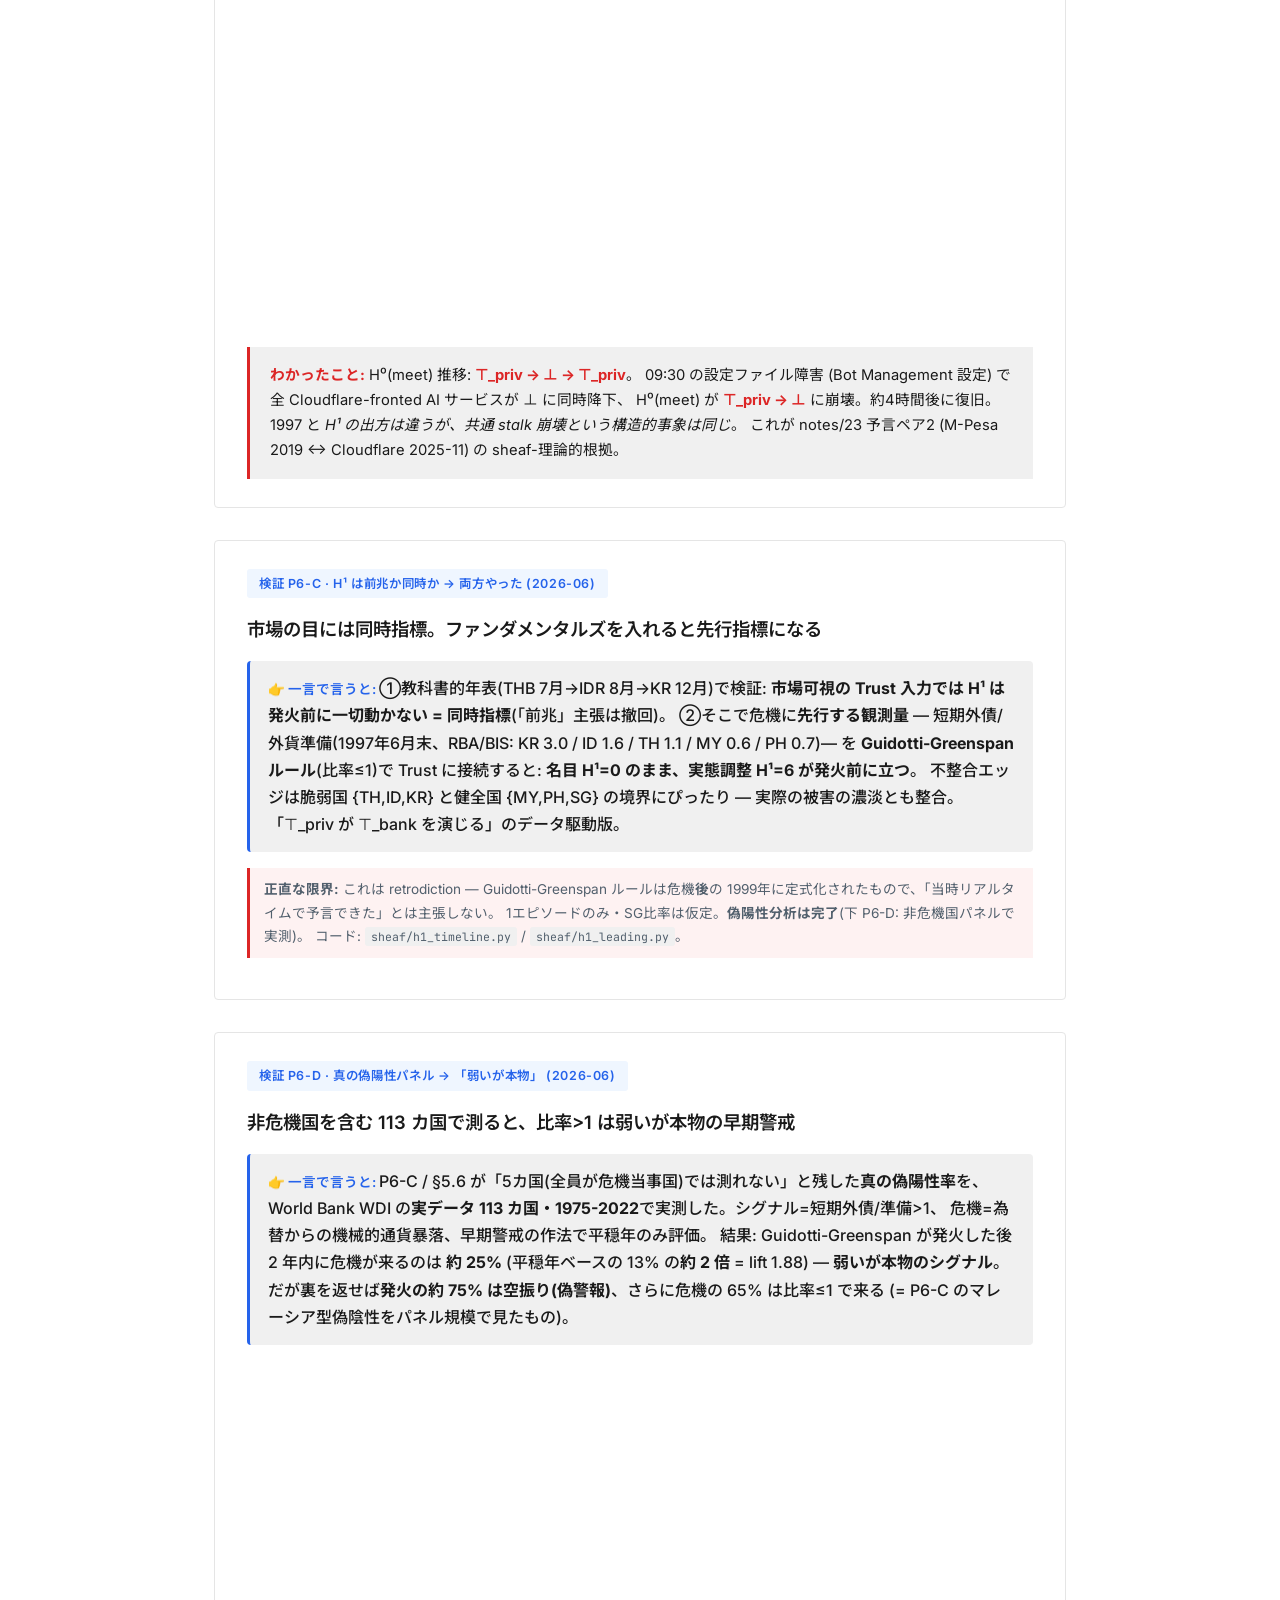
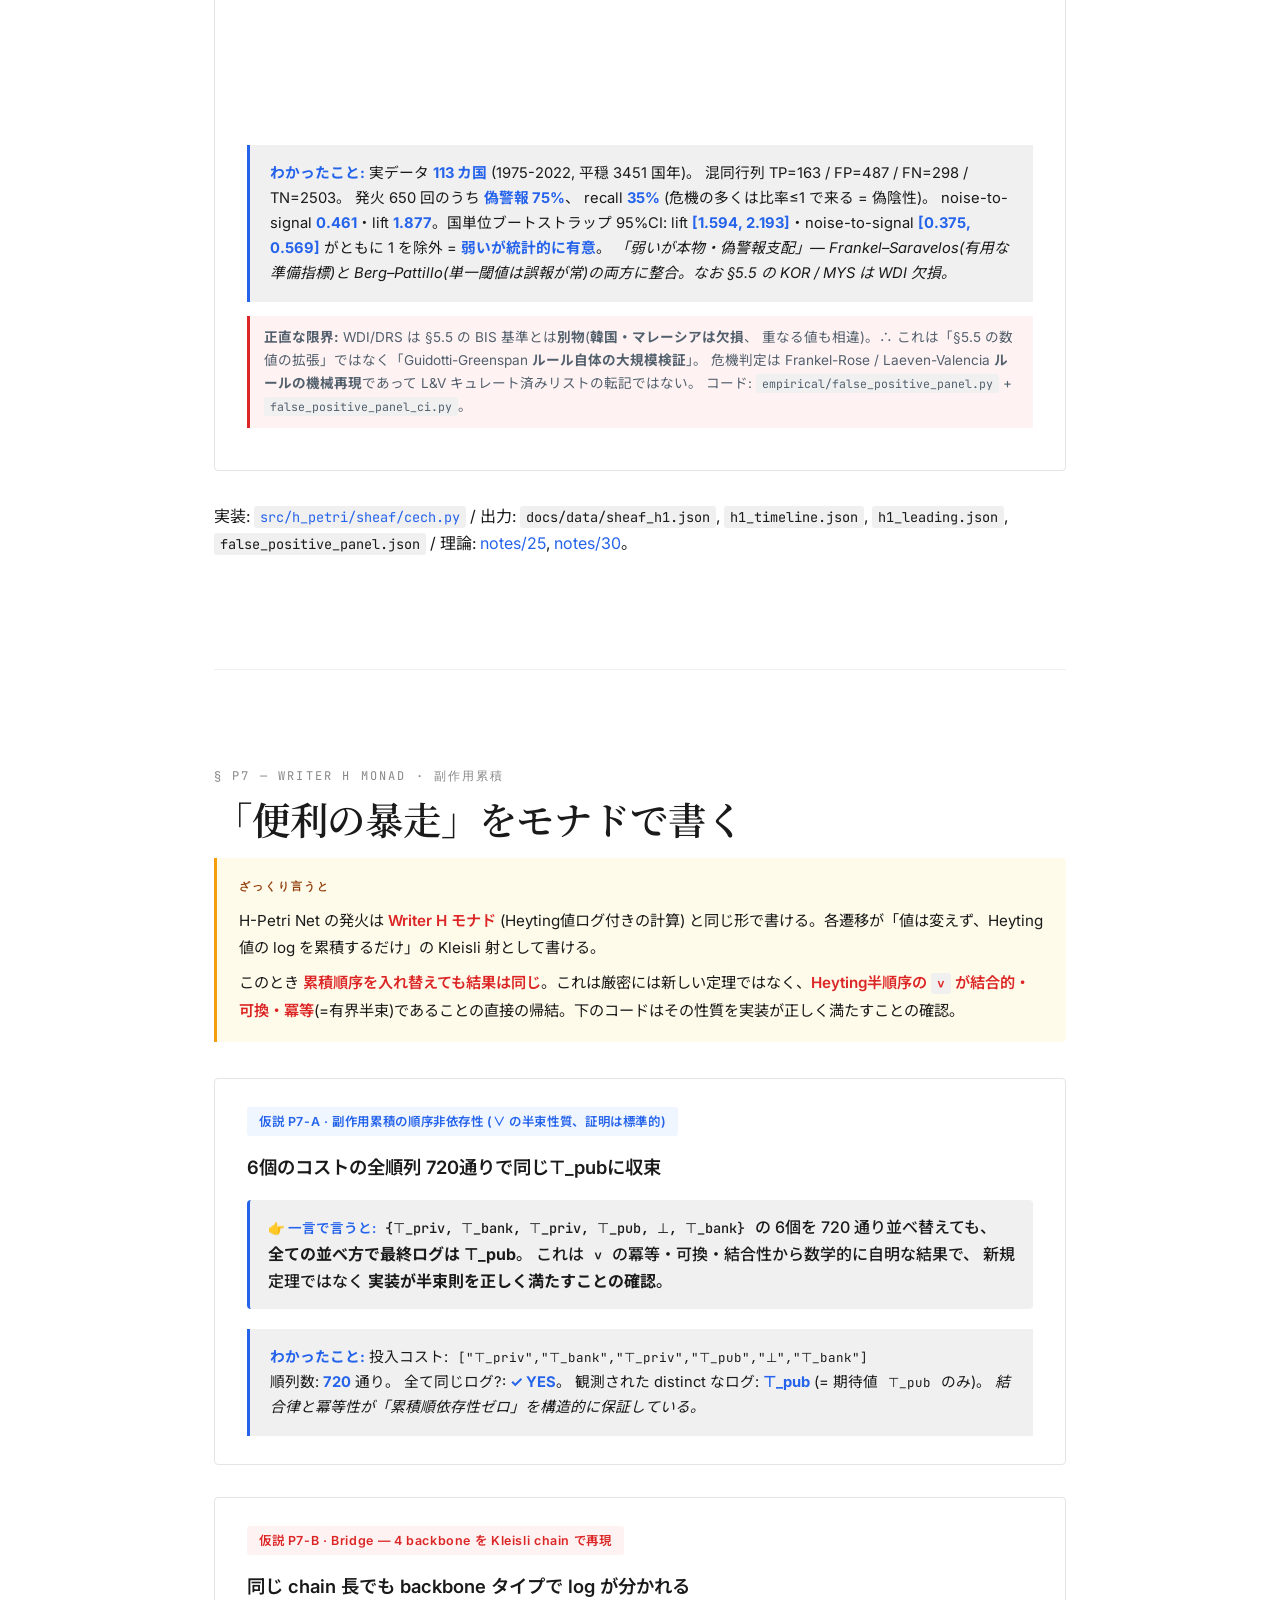
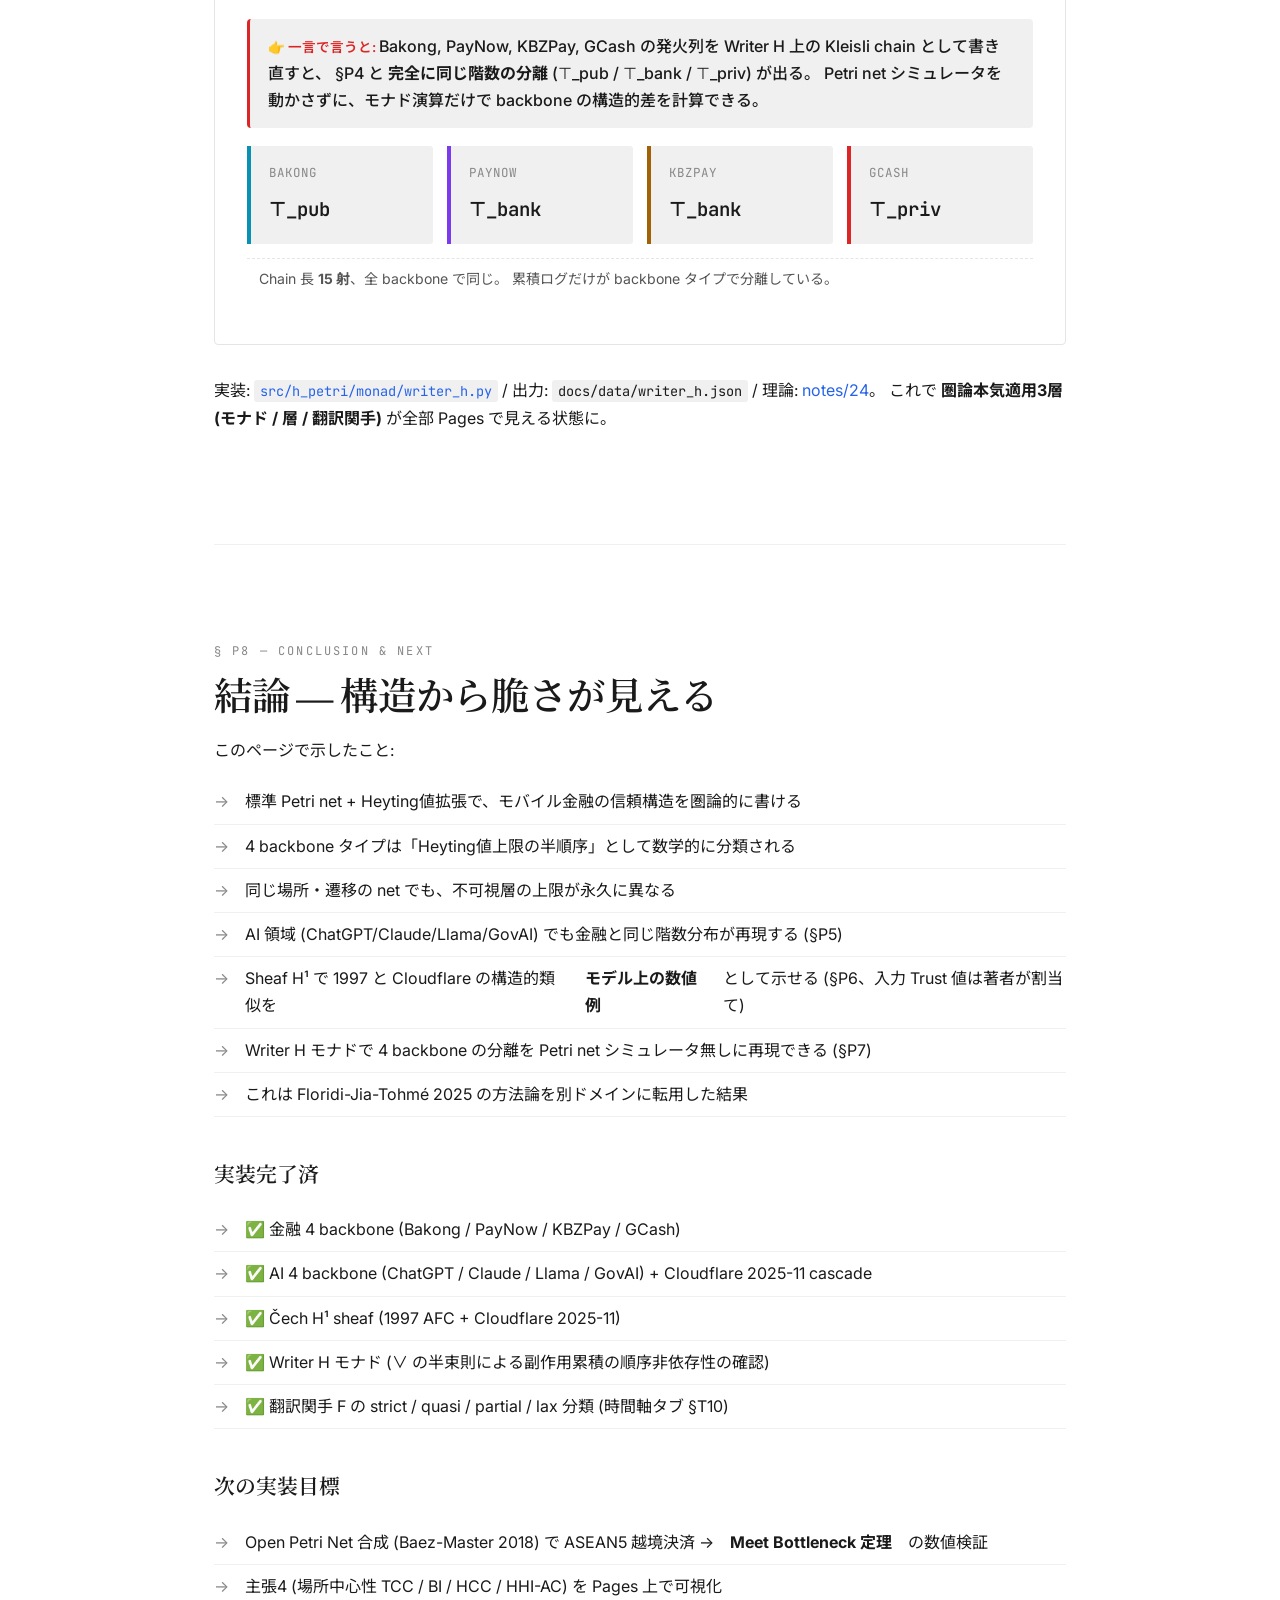
<file: docs/petri.html>
<!DOCTYPE html>
<html lang="ja">
<head>
<meta charset="UTF-8">
<meta name="viewport" content="width=device-width, initial-scale=1.0">
<title>Petri net — Southeast Asia Fragility</title>
<meta name="description" content="Bakong vs GCash の H-Petri Net 比較。Heyting値の上限差を実コードで確認。">

<link rel="preconnect" href="https://fonts.googleapis.com">
<link rel="preconnect" href="https://fonts.gstatic.com" crossorigin>
<link href="https://fonts.googleapis.com/css2?family=Crimson+Pro:ital,wght@0,400;0,600;1,400&family=Inter:wght@400;500;600&family=JetBrains+Mono:wght@400;500&family=Noto+Sans+JP:wght@400;500;600&family=Noto+Serif+JP:wght@400;600&display=swap" rel="stylesheet">

<link rel="stylesheet" href="style.css">
<script src="vendor/chart.umd.min.js"></script>
</head>
<body>

<nav class="topnav">
  <a href="index.html" class="brand">Southeast Asia Fragility</a>
  <a href="index.html" class="tab">概観</a>
  <a href="finance.html" class="tab">金融</a>
  <a href="petri.html" class="tab active">Petri net</a>
  <a href="temporal.html" class="tab">時間軸</a>
  <a href="https://github.com/hajimedayo328/southeast-asia-fragility" class="ext" target="_blank">GitHub</a>
</nav>

<nav class="toc">
  <a href="#hero">最上部</a>
  <a href="#intro">Petri net とは</a>
  <a href="#heyting">Heyting値</a>
  <a href="#spec">共通CPN</a>
  <a href="#sim">比較</a>
  <a href="#ai">AI領域</a>
  <a href="#sheaf">Sheaf H¹</a>
  <a href="#monad">Writer H</a>
  <a href="#conclusion">結論</a>
</nav>

<main>

<!-- ============ HERO ============ -->
<section class="hero" id="hero">
  <div class="tag">PETRI NET TAB · 圏論で動かす</div>
  <h1>Bakong と GCash は<br><span class="accent">構造的</span>に違う</h1>
  <p class="subtitle">Heyting-valued Petri Net: simulating ASEAN mobile money backbones.</p>
  <p class="pitch">
    同じ場所数、同じ遷移数、同じ送金回数。<br>
    でも <strong>不可視層の Heyting値の上限が永久に違う</strong>。<br>
    これが「業界レポートの分類」を「数学的構造」として再現したもの (実データ証明ではなくモデルでの再現)。
  </p>
  <div class="plain-jp">
    <p>Petri net は「<strong>並行して何かが動くシステム</strong>」を数学的に書く道具。1960年代に提案されてから、半導体回路・並行プログラム・生体反応の解析に使われてきた。</p>
    <p>本プロジェクトでは、これを <strong>Heyting値拡張 (Jia &amp; Mitani 2024 "Heyting Algebra in Flat Origami" の発想を借用)</strong> して、ASEAN モバイル金融に当てる。</p>
    <p>結果: Bakong (中銀型) と GCash (民間型) は <strong>同じ構造の Petri net</strong> なのに、トークンの値の上限が永久に違う。これは「中央銀行は国家保証、民間は企業保証」の <strong>圏論的根拠</strong>。</p>
  </div>
  <div class="scroll-hint">下にスクロール ↓</div>
</section>

<!-- ============ INTRO ============ -->
<section id="intro">
  <span class="section-num">§ P1 — WHAT IS A PETRI NET</span>
  <h2>Petri net とは 50秒で</h2>

  <div class="plain-jp">
    <p><strong>場所 (○)</strong> と <strong>遷移 (□)</strong> の2種類のノードを矢印で繋いだグラフ。場所に <strong>トークン (●)</strong> が乗っていて、遷移が発火するとトークンが移動する。これだけ。</p>
    <p>並行性 (同時に複数の遷移が動ける) を扱えるのが特徴。</p>
  </div>

  <div class="petri-diagram">
    <svg viewBox="0 0 600 180" xmlns="http://www.w3.org/2000/svg" style="font-family: 'JetBrains Mono', monospace; font-size: 12px;">
      <!-- 場所 -->
      <circle cx="60" cy="90" r="28" fill="white" stroke="#2563eb" stroke-width="2"/>
      <circle cx="60" cy="85" r="5" fill="#1a1a1a"/>
      <circle cx="50" cy="95" r="5" fill="#1a1a1a"/>
      <circle cx="70" cy="95" r="5" fill="#1a1a1a"/>
      <text x="60" y="150" text-anchor="middle" fill="#555">UserWallet</text>

      <!-- 遷移 -->
      <rect x="170" y="70" width="40" height="40" fill="#dc2626"/>
      <text x="190" y="150" text-anchor="middle" fill="#555">SendTx</text>

      <!-- 矢印 -->
      <line x1="88" y1="90" x2="170" y2="90" stroke="#6b7280" stroke-width="2" marker-end="url(#arrow)"/>

      <!-- 場所2 -->
      <circle cx="320" cy="90" r="28" fill="white" stroke="#2563eb" stroke-width="2"/>
      <text x="320" y="150" text-anchor="middle" fill="#555">Pending</text>

      <!-- 矢印 -->
      <line x1="210" y1="90" x2="292" y2="90" stroke="#6b7280" stroke-width="2" marker-end="url(#arrow)"/>

      <!-- 遷移2 -->
      <rect x="430" y="70" width="40" height="40" fill="#dc2626"/>
      <text x="450" y="150" text-anchor="middle" fill="#555">Settle</text>

      <!-- 矢印 -->
      <line x1="348" y1="90" x2="430" y2="90" stroke="#6b7280" stroke-width="2" marker-end="url(#arrow)"/>

      <!-- 場所3 -->
      <circle cx="555" cy="90" r="28" fill="white" stroke="#2563eb" stroke-width="2"/>
      <text x="555" y="150" text-anchor="middle" fill="#555">Recipient</text>

      <!-- 矢印 -->
      <line x1="470" y1="90" x2="527" y2="90" stroke="#6b7280" stroke-width="2" marker-end="url(#arrow)"/>

      <defs>
        <marker id="arrow" markerWidth="10" markerHeight="10" refX="8" refY="3" orient="auto">
          <path d="M0,0 L0,6 L6,3 z" fill="#6b7280"/>
        </marker>
      </defs>

      <!-- ラベル -->
      <text x="60" y="40" text-anchor="middle" fill="#888" font-size="10">場所 (トークンを持つ)</text>
      <text x="190" y="40" text-anchor="middle" fill="#888" font-size="10">遷移 (発火する)</text>
    </svg>
    <div class="petri-caption">最小例: トークンが UserWallet → Pending → Recipient に流れる Petri net</div>
  </div>
</section>

<!-- ============ HEYTING ============ -->
<section id="heyting">
  <span class="section-num">§ P2 — HEYTING-VALUED EXTENSION</span>
  <h2>Heyting値 Petri Net = 不可視層を入れた拡張</h2>

  <div class="plain-jp">
    <p>標準 Petri net は、トークンの数を <strong>0, 1, 2, ...</strong> という自然数で扱う。しかし「信頼」「証拠」「確実性」は数で測れない。「あるか、ないか」じゃなく「<strong>どれくらい強い証拠か</strong>」。</p>
    <p>そこで <strong>Heyting代数</strong> (直観主義論理の真理値) で測る。Jia &amp; Mitani 2024 の Flat Origami研究で使われてる発想を Petri net に持ち込む。</p>
    <p>本プロジェクトでは4段階の Heyting代数を採用:</p>
  </div>

  <div class="heyting-ladder">
    <div class="rung r0">
      <div class="level">⊥</div>
      <div class="label">BOTTOM</div>
      <div class="meaning">証拠なし</div>
    </div>
    <div class="rung r1">
      <div class="level">⊤_priv</div>
      <div class="label">PRIVATE</div>
      <div class="meaning">民間企業の保証</div>
    </div>
    <div class="rung r2">
      <div class="level">⊤_bank</div>
      <div class="label">BANK</div>
      <div class="meaning">銀行法+預金保険</div>
    </div>
    <div class="rung r3">
      <div class="level">⊤_pub</div>
      <div class="label">PUBLIC</div>
      <div class="meaning">中央銀行・国家保証</div>
    </div>
  </div>

  <p>
    この4段階は <strong>Heyting代数の半順序</strong>: <code>⊥ ≤ ⊤_priv ≤ ⊤_bank ≤ ⊤_pub</code>。<br>
    左が「弱い証拠」、右が「強い証拠」。Heyting代数の演算 <code>∨</code> (合体) は <strong>常に上を取る</strong> ので、
    一度 <code>⊤_pub</code> に到達した場所は二度と <code>⊤_priv</code> には戻らない。これが「信頼の累積」を構造的に保証する。
  </p>
</section>

<!-- ============ SPEC ============ -->
<section id="spec">
  <span class="section-num">§ P3 — COMMON CPN SPEC</span>
  <h2>共通CPN規約: 同じ枠で4タイプを比較</h2>

  <div class="plain-jp">
    <p>Bakong も GCash も <strong>同じ場所、同じ遷移、同じ流れ</strong> で書く。違うのは「不可視場所に追加される Heyting値の上限」だけ。</p>
    <p>これで「同じ枠の中で何が違うか」が比較可能になる。</p>
  </div>

  <p>
    可視層 5場所 (UserWallet → PendingTx → Backbone → SettledTx → RecipientWallet) と
    不可視層 2場所 (<code>TrustHub</code>, <code>SystemicLoad</code>) の計 7場所、
    遷移 5本 (InitiateSend → BackboneClear → Settle → Reconciliation → AcknowledgeReceipt)。
    どの backbone でもこの構造は同じ。違うのは <strong>各遷移が不可視場所に書き込む Heyting値の大きさだけ</strong>。
  </p>
  <p>
    詳細は <a href="https://github.com/hajimedayo328/southeast-asia-fragility/blob/main/notes/07_common_cpn_spec.md" target="_blank">notes/07 共通CPN規約</a>。
  </p>
</section>

<!-- ============ SIM ============ -->
<section id="sim">
  <span class="section-num">§ P4 — SIMULATION · Bakong vs GCash</span>
  <h2>実コードで動かした結果</h2>

  <div class="plain-jp">
    <p><strong>3回送金 (合計15遷移発火)</strong> のシミュレーション結果。Python で書いた H-Petri Net シミュレータが、共通規約の上で <strong>flow_heyting だけ違う</strong> 2つの net を実行。</p>
    <p>下の縦軸 = Heyting値の階数 (0=⊥, 1=⊤_priv, 2=⊤_bank, 3=⊤_pub)。横軸 = 発火ステップ。</p>
  </div>

  <div class="hypothesis">
    <span class="hyp-id">仮説 P4-A · TrustHub の遷移</span>
    <h3>TrustHub Heyting値の時系列</h3>
    <p class="punchline">
      Bakong は step 2 で <strong>⊤_pub (3)</strong> に到達して維持。GCash は step 2 で <strong>⊤_priv (1)</strong> で頭打ち、永久に上がらない。同じ送金回数なのに上限が永久に違う。
    </p>
    <div class="chart-box"><canvas id="chart-petri-trust"></canvas></div>
    <div class="finding"><strong>わかったこと:</strong> <span id="finding-petri-trust">データ読込中...</span></div>
  </div>

  <div class="hypothesis shadow">
    <span class="hyp-id">仮説 P4-B · SystemicLoad の遷移</span>
    <h3>SystemicLoad Heyting値の時系列</h3>
    <p class="punchline">
      Bakong は Reconciliation で SystemicLoad が <strong>⊤_bank (2)</strong> に到達。GCash は <strong>⊤_priv (1)</strong> 止まり (リアルタイム清算機能がないため)。
    </p>
    <div class="chart-box"><canvas id="chart-petri-load"></canvas></div>
    <div class="finding"><strong>わかったこと:</strong> <span id="finding-petri-load">データ読込中...</span></div>
  </div>

  <h3>同じ構造、違う Heyting値の上限 — 自然変換 η の正体</h3>
  <p>
    両者の差は圏論的には <strong>自然変換 η: F_GCash ⇒ F_Bakong</strong> として書ける。
    成分は <code>η_TrustHub: ⊤_priv → ⊤_pub</code> という Heyting半順序の包含。
  </p>
  <p>
    これは Floridi-Jia-Tohmé 2025 "A Categorical Analysis of LLMs" の
    「人間ルート関手 vs LLMルート関手」と <strong>構造的に同型</strong>。
    本プロジェクトはその方法論を別ドメイン (モバイル金融) に転用したもの。
  </p>

  <div class="hypothesis shadow">
    <span class="hyp-id">仮説 P4-C · 律速逆転 (notes/15)</span>
    <h3>同じ4 backbone でも、合成方向で律速が逆転する</h3>
    <p class="punchline">
      4つの backbone を「並列に並べる (⊗)」と最強の Bakong (⊤_pub) が全体を引き上げる。
      でも「越境決済として統合する (▷)」と最弱の GCash (⊤_priv) が全体を引き下ろす。
      合成方向で律速が真逆。<strong>本プロジェクトの中で唯一「真に新規」だと思った定理</strong> — ただしサーベイで Ghrist-Gould-Lopez 2024 が分配束で同型の定理を既に証明していたことが判明。残る貢献は Open Petri Net / ASEAN応用 / Heyting特有の構造への翻訳。
    </p>
    <p class="claim">
      ASEAN域内決済統合 (Project Nexus 等) は構造的に脆弱性を増やす、という反直観的予言。
      数学的根拠は <a href="https://arxiv.org/abs/2410.00315" target="_blank">Ghrist-Gould-Lopez 2024 Lattice-Valued Bottleneck Duality</a>。
      本プロジェクトは Open Petri Net (Baez-Master 2018) の cospan-pushout 文脈に翻訳。
    </p>
    <div class="finding"><strong>わかったこと:</strong> <span id="finding-petri-reversal">データ読込中...</span></div>
  </div>

  <div class="hypothesis">
    <span class="hyp-id">仮説 P4-D · 場所中心性 (notes/16 主張4)</span>
    <h3>「構造は同じ、Heyting 値だけが違う」を中心性で再確認</h3>
    <p class="punchline">
      4 backbone とも <strong>HHI-AC = 0.76</strong>、ホットスポット (max BI)
      は全部 backbone place 自体 (BI = 0.9978)。
      <strong>可視層の中心性は backbone タイプを問わず完全に同じ</strong>。
      backbone を分けてるのは <strong>不可視層 TrustHub の HCC (Heyting 集中値)</strong>
      = ⊤_pub / ⊤_bank / ⊤_priv だけ。
    </p>
    <p class="claim">
      これは notes/16 主張4 の数値検証: 「H-Petri Net の場所中心性は backbone タイプを
      横断する構造的不変量で、差を作るのは Heyting値の上限だけ」。
      共通CPN規約 (§P3) の構造的妥当性が中心性レベルで確認できた。
    </p>
    <div id="centrality-grid" class="centrality-grid">
      <div class="cent-empty">データ読込中...</div>
    </div>
    <div class="finding"><strong>わかったこと:</strong> <span id="finding-centrality">データ読込中...</span></div>
  </div>
</section>

<!-- ============ AI DOMAIN ============ -->
<section id="ai">
  <span class="section-num">§ P5 — CROSS-DOMAIN · AI DEPENDENCY</span>
  <h2>同じ枠で AI 領域に当てる</h2>

  <div class="plain-jp">
    <p>H-Petri Net は <strong>モバイル金融専用じゃない</strong>。共通CPN規約 (§P3) の 5可視場所 + 2不可視場所 + 5遷移 をそのまま AI 領域に当てると、<strong>4 LLM backbone</strong> が金融の 4 backbone と <strong>同じ Heyting値階数</strong> で並ぶ。</p>
    <p>対応関係 (notes/18 §4):</p>
    <ul class="clean">
      <li><strong>GovAI (仮想・公的)</strong> = Bakong (両方 ⊤_pub 公的保証)</li>
      <li><strong>Llama (Meta 開放配布)</strong> = PayNow (両方 ⊤_bank 分散構造)</li>
      <li><strong>ChatGPT / Claude (民間集中)</strong> = GCash (両方 ⊤_priv 単一企業)</li>
    </ul>
  </div>

  <div class="hypothesis">
    <span class="hyp-id">仮説 P5-A · LLM TrustInLLM の Heyting値</span>
    <h3>4 LLM backbone の TrustInLLM 階数曲線</h3>
    <p class="punchline">
      GovAI は ⊤_pub、Llama は ⊤_bank、ChatGPT/Claude は ⊤_priv で頭打ち。
      <strong>金融 backbone と同じ階数</strong>が AI 領域で再現する。
    </p>
    <div class="chart-box"><canvas id="chart-ai-trust"></canvas></div>
    <div class="finding"><strong>わかったこと:</strong> <span id="finding-ai-trust">データ読込中...</span></div>
  </div>

  <div class="hypothesis shadow">
    <span class="hyp-id">仮説 P5-B · Cloudflare 2025-11 cascade</span>
    <h3>2025-11-18 Cloudflare 設定ファイル障害 (Bot Management 設定) を Petri net 上で再現</h3>
    <p class="punchline">
      Cloudflare CDN 経由の <strong>民間 LLM (ChatGPT, Claude) は同時に Trust が ⊥ に降下</strong>。
      Llama (分散) と GovAI (公的) は影響なし。
      これは <strong>共通 stalk の崩壊が H¹(F) を爆発させる sheaf-理論的事象</strong> (notes/25)。
    </p>
    <div class="chart-box"><canvas id="chart-ai-cascade"></canvas></div>
    <div class="finding"><strong>わかったこと:</strong> <span id="finding-ai-cascade">データ読込中...</span></div>
  </div>

  <h3>金融と AI の構造的同型 — 翻訳関手 F</h3>
  <p>
    本セクションの主張は notes/26 の <strong>翻訳関手 F: 𝓒_finance → 𝓒_AI</strong> として書ける。
    F は対象を「同じ Heyting階数の backbone」に送り、射 (関係) を保つ。
    M-Pesa 2019 ↔ Cloudflare 2025-11 が <strong>strict functor</strong> として通る理由は、
    両者が「単一民間 backbone の同時停止 = ⊥ への崩壊」という構造を共有しているから。
  </p>
  <p>
    詳しくは
    <a href="https://github.com/hajimedayo328/southeast-asia-fragility/blob/main/notes/18_universal_isomorphism.md" target="_blank">notes/18 §4</a> /
    <a href="https://github.com/hajimedayo328/southeast-asia-fragility/blob/main/notes/25_sheaf_local_global.md" target="_blank">notes/25 sheaf</a> /
    <a href="https://github.com/hajimedayo328/southeast-asia-fragility/blob/main/notes/26_translation_functor.md" target="_blank">notes/26 翻訳関手</a>。
  </p>
</section>

<!-- ============ SHEAF H1 ============ -->
<section id="sheaf">
  <span class="section-num">§ P6 — SHEAF H¹ · 局所→大域のリスク</span>
  <h2>共通 stalk の崩壊を H¹ で捕まえる</h2>

  <div class="plain-jp">
    <p>ASEAN 各国 (or 各 AI サービス) を点、隣接関係を辺とする 1-複体の上に、各点の Trust 値を <strong>Heyting値の sheaf</strong> として乗せる。すると <strong>H¹(F) = 隣接点で値が食い違う辺の数</strong> が「貼り合わせの障害 = 構造的に潜むリスク」を測る。</p>
    <p>1997 と Cloudflare で <strong>同じ signature</strong> が出る — これが notes/25 の主張。</p>
    <p class="caveat"><strong>注意:</strong> 下の H¹/H⁰ は実測ではなく、<strong>著者が各時点の Trust 値を手で割り当てたモデル上の数値例</strong>。
    位相空間の定義自体も notes/25 では未確定 (探索段階)。「こう割り当てると枠組みと整合する」というデモであって、データからの検証ではない。</p>
  </div>

  <div class="hypothesis">
    <span class="hyp-id">仮説 P6-A · 1997 AFC の H¹ 階段</span>
    <h3>USD ペッグ崩壊で H¹ が爆発する</h3>
    <p class="punchline">
      1996-12 (USD ペッグ安定) は H¹=0。1997-07 のタイバーツ崩壊で H¹=4。
      1997-12 の伝染拡大で H¹=6。<strong>共通 stalk (USDペッグ) の崩壊が階段状に H¹ を押し上げる</strong>。
    </p>
    <div class="chart-box"><canvas id="chart-sheaf-afc"></canvas></div>
    <div class="finding"><strong>わかったこと:</strong> <span id="finding-sheaf-afc">データ読込中...</span></div>
  </div>

  <div class="hypothesis shadow">
    <span class="hyp-id">仮説 P6-B · Cloudflare 2025-11 の H⁰ 崩壊</span>
    <h3>共通 stalk の崩壊は H⁰(meet) を ⊥ に落とす</h3>
    <p class="punchline">
      Cloudflare の場合は <strong>H⁰(meet)</strong> が ⊤_priv → ⊥ → ⊤_priv と落ちて戻る。
      これは「共通 stalk が瞬間的に死ぬ → 全域の最弱値が ⊥ に支配される」事象。
      1997 とは H¹ vs H⁰ で出方は違うが、<strong>共通 stalk 崩壊という構造的事象</strong>は同じ。
    </p>
    <div class="chart-box"><canvas id="chart-sheaf-cf"></canvas></div>
    <div class="finding"><strong>わかったこと:</strong> <span id="finding-sheaf-cf">データ読込中...</span></div>
  </div>

  <div class="hypothesis">
    <span class="hyp-id">検証 P6-C · H¹ は前兆か同時か → 両方やった (2026-06)</span>
    <h3>市場の目には同時指標。ファンダメンタルズを入れると先行指標になる</h3>
    <p class="punchline">
      ①教科書的年表(THB 7月→IDR 8月→KR 12月)で検証: <strong>市場可視の Trust 入力では
      H¹ は発火前に一切動かない = 同時指標</strong>(「前兆」主張は撤回)。
      ②そこで危機に<strong>先行する観測量</strong> — 短期外債/外貨準備(1997年6月末、RBA/BIS:
      KR 3.0 / ID 1.6 / TH 1.1 / MY 0.6 / PH 0.7)— を
      <strong>Guidotti-Greenspan ルール</strong>(比率≤1)で Trust に接続すると:
      <strong>名目 H¹=0 のまま、実態調整 H¹=6 が発火前に立つ</strong>。
      不整合エッジは脆弱国 {TH,ID,KR} と健全国 {MY,PH,SG} の境界にぴったり —
      実際の被害の濃淡とも整合。「⊤_priv が ⊤_bank を演じる」のデータ駆動版。
    </p>
    <p class="caveat" style="background:#fef2f2;border-left:3px solid #dc2626;padding:10px 14px;font-size:0.85rem;color:#52606d;">
      <strong>正直な限界:</strong> これは retrodiction — Guidotti-Greenspan ルールは危機<strong>後</strong>の
      1999年に定式化されたもので、「当時リアルタイムで予言できた」とは主張しない。
      1エピソードのみ・SG比率は仮定。<strong>偽陽性分析は完了</strong>(下 P6-D: 非危機国パネルで実測)。
      コード: <code>sheaf/h1_timeline.py</code> / <code>sheaf/h1_leading.py</code>。
    </p>
  </div>

  <div class="hypothesis">
    <span class="hyp-id">検証 P6-D · 真の偽陽性パネル → 「弱いが本物」 (2026-06)</span>
    <h3>非危機国を含む 113 カ国で測ると、比率&gt;1 は弱いが本物の早期警戒</h3>
    <p class="punchline">
      P6-C / §5.6 が「5カ国(全員が危機当事国)では測れない」と残した<strong>真の偽陽性率</strong>を、
      World Bank WDI の<strong>実データ 113 カ国・1975-2022</strong>で実測した。シグナル=短期外債/準備&gt;1、
      危機=為替からの機械的通貨暴落、早期警戒の作法で平穏年のみ評価。
      結果: Guidotti-Greenspan が発火した後 2 年内に危機が来るのは <strong>約 25%</strong>
      (平穏年ベースの 13% の<strong>約 2 倍</strong> = lift 1.88) — <strong>弱いが本物のシグナル</strong>。
      だが裏を返せば<strong>発火の約 75% は空振り(偽警報)</strong>、さらに危機の 65% は比率≤1 で来る
      (= P6-C のマレーシア型偽陰性をパネル規模で見たもの)。
    </p>
    <div class="chart-box"><canvas id="chart-fp-panel"></canvas></div>
    <div class="finding"><strong>わかったこと:</strong> <span id="finding-fp-panel">データ読込中...</span></div>
    <p class="caveat" style="background:#fef2f2;border-left:3px solid #dc2626;padding:10px 14px;font-size:0.85rem;color:#52606d;">
      <strong>正直な限界:</strong> WDI/DRS は §5.5 の BIS 基準とは<strong>別物</strong>(<strong>韓国・マレーシアは欠損</strong>、
      重なる値も相違)。∴ これは「§5.5 の数値の拡張」ではなく「Guidotti-Greenspan <strong>ルール自体の大規模検証</strong>」。
      危機判定は Frankel-Rose / Laeven-Valencia <strong>ルールの機械再現</strong>であって L&amp;V キュレート済みリストの転記ではない。
      コード: <code>empirical/false_positive_panel.py</code> + <code>false_positive_panel_ci.py</code>。
    </p>
  </div>

  <p>
    実装: <a href="https://github.com/hajimedayo328/southeast-asia-fragility/blob/main/src/h_petri/sheaf/cech.py" target="_blank"><code>src/h_petri/sheaf/cech.py</code></a> /
    出力: <code>docs/data/sheaf_h1.json</code>, <code>h1_timeline.json</code>, <code>h1_leading.json</code>, <code>false_positive_panel.json</code> / 理論: <a href="https://github.com/hajimedayo328/southeast-asia-fragility/blob/main/notes/25_sheaf_local_global.md" target="_blank">notes/25</a>, <a href="https://github.com/hajimedayo328/southeast-asia-fragility/blob/main/notes/30_false_positive_panel.md" target="_blank">notes/30</a>。
  </p>
</section>

<!-- ============ WRITER H MONAD ============ -->
<section id="monad">
  <span class="section-num">§ P7 — WRITER H MONAD · 副作用累積</span>
  <h2>「便利の暴走」をモナドで書く</h2>

  <div class="plain-jp">
    <p>H-Petri Net の発火は <strong>Writer H モナド</strong> (Heyting値ログ付きの計算) と同じ形で書ける。各遷移が「値は変えず、Heyting値の log を累積するだけ」の Kleisli 射として書ける。</p>
    <p>このとき <strong>累積順序を入れ替えても結果は同じ</strong>。これは厳密には新しい定理ではなく、<strong>Heyting半順序の <code>∨</code> が結合的・可換・冪等</strong>(=有界半束)であることの直接の帰結。下のコードはその性質を実装が正しく満たすことの確認。</p>
  </div>

  <div class="hypothesis">
    <span class="hyp-id">仮説 P7-A · 副作用累積の順序非依存性 (∨ の半束性質、証明は標準的)</span>
    <h3>6個のコストの全順列 720通りで同じ⊤_pubに収束</h3>
    <p class="punchline">
      <code>{⊤_priv, ⊤_bank, ⊤_priv, ⊤_pub, ⊥, ⊤_bank}</code> の 6個を 720 通り並べ替えても、
      <strong>全ての並べ方で最終ログは ⊤_pub</strong>。
      これは <code>∨</code> の冪等・可換・結合性から数学的に自明な結果で、
      新規定理ではなく <strong>実装が半束則を正しく満たすことの確認</strong>。
    </p>
    <div class="finding"><strong>わかったこと:</strong> <span id="finding-monad-eat">データ読込中...</span></div>
  </div>

  <div class="hypothesis shadow">
    <span class="hyp-id">仮説 P7-B · Bridge — 4 backbone を Kleisli chain で再現</span>
    <h3>同じ chain 長でも backbone タイプで log が分かれる</h3>
    <p class="punchline">
      Bakong, PayNow, KBZPay, GCash の発火列を Writer H 上の Kleisli chain として書き直すと、
      §P4 と <strong>完全に同じ階数の分離</strong> (⊤_pub / ⊤_bank / ⊤_priv) が出る。
      Petri net シミュレータを動かさずに、モナド演算だけで backbone の構造的差を計算できる。
    </p>
    <div id="monad-bridge-grid" class="monad-bridge-grid">
      <div class="bridge-empty">データ読込中...</div>
    </div>
  </div>

  <p>
    実装: <a href="https://github.com/hajimedayo328/southeast-asia-fragility/blob/main/src/h_petri/monad/writer_h.py" target="_blank"><code>src/h_petri/monad/writer_h.py</code></a> /
    出力: <code>docs/data/writer_h.json</code> / 理論: <a href="https://github.com/hajimedayo328/southeast-asia-fragility/blob/main/notes/24_monad_side_effects.md" target="_blank">notes/24</a>。
    これで <strong>圏論本気適用3層 (モナド / 層 / 翻訳関手)</strong> が全部 Pages で見える状態に。
  </p>
</section>

<!-- ============ CONCLUSION ============ -->
<section id="conclusion">
  <span class="section-num">§ P8 — CONCLUSION & NEXT</span>
  <h2>結論 — 構造から脆さが見える</h2>

  <p>このページで示したこと:</p>
  <ul class="clean">
    <li>標準 Petri net + Heyting値拡張で、モバイル金融の信頼構造を圏論的に書ける</li>
    <li>4 backbone タイプは「Heyting値上限の半順序」として数学的に分類される</li>
    <li>同じ場所・遷移の net でも、不可視層の上限が永久に異なる</li>
    <li>AI 領域 (ChatGPT/Claude/Llama/GovAI) でも金融と同じ階数分布が再現する (§P5)</li>
    <li>Sheaf H¹ で 1997 と Cloudflare の構造的類似を<strong>モデル上の数値例</strong>として示せる (§P6、入力 Trust 値は著者が割当て)</li>
    <li>Writer H モナドで 4 backbone の分離を Petri net シミュレータ無しに再現できる (§P7)</li>
    <li>これは Floridi-Jia-Tohmé 2025 の方法論を別ドメインに転用した結果</li>
  </ul>

  <h3>実装完了済</h3>
  <ul class="clean">
    <li>✅ 金融 4 backbone (Bakong / PayNow / KBZPay / GCash)</li>
    <li>✅ AI 4 backbone (ChatGPT / Claude / Llama / GovAI) + Cloudflare 2025-11 cascade</li>
    <li>✅ Čech H¹ sheaf (1997 AFC + Cloudflare 2025-11)</li>
    <li>✅ Writer H モナド (∨ の半束則による副作用累積の順序非依存性の確認)</li>
    <li>✅ 翻訳関手 F の strict / quasi / partial / lax 分類 (時間軸タブ §T10)</li>
  </ul>

  <h3>次の実装目標</h3>
  <ul class="clean">
    <li>Open Petri Net 合成 (Baez-Master 2018) で ASEAN5 越境決済 → <strong>Meet Bottleneck 定理</strong>の数値検証</li>
    <li>主張4 (場所中心性 TCC / BI / HCC / HHI-AC) を Pages 上で可視化</li>
    <li>Mermaid / SVG 概念図で翻訳関手 F・sheaf・モナド合成を図解</li>
  </ul>

  <h3>関連する理論ノート</h3>
  <div class="note-link-grid">
    <a href="https://github.com/hajimedayo328/southeast-asia-fragility/blob/main/notes/05_petri_net_theory.md" target="_blank">
      <div class="id">notes/05</div>
      <div class="title">Petri net 主張5つ俯瞰</div>
    </a>
    <a href="https://github.com/hajimedayo328/southeast-asia-fragility/blob/main/notes/06_heyting_petri_net.md" target="_blank">
      <div class="id">notes/06</div>
      <div class="title">H-Petri Net の数学的定義</div>
    </a>
    <a href="https://github.com/hajimedayo328/southeast-asia-fragility/blob/main/notes/07_common_cpn_spec.md" target="_blank">
      <div class="id">notes/07</div>
      <div class="title">共通CPN規約 (4 backbone 比較フォーマット)</div>
    </a>
    <a href="https://github.com/hajimedayo328/southeast-asia-fragility/blob/main/notes/08_categorical_interpretation.md" target="_blank">
      <div class="id">notes/08</div>
      <div class="title">圏論的解釈: 関手 + 自然変換</div>
    </a>
    <a href="https://github.com/hajimedayo328/southeast-asia-fragility/blob/main/notes/09_2category_structure.md" target="_blank">
      <div class="id">notes/09</div>
      <div class="title">2-category 構造</div>
    </a>
    <a href="https://github.com/hajimedayo328/southeast-asia-fragility/blob/main/notes/10_open_h_petri_net.md" target="_blank">
      <div class="id">notes/10</div>
      <div class="title">Open H-Petri Net + Meet Bottleneck Theorem</div>
    </a>
    <a href="https://github.com/hajimedayo328/southeast-asia-fragility/blob/main/notes/13_monoidal_2category.md" target="_blank">
      <div class="id">notes/13</div>
      <div class="title">Monoidal 2-category (Jia &amp; Mitani 2023 Strip Folding 対応)</div>
    </a>
    <a href="https://github.com/hajimedayo328/southeast-asia-fragility/blob/main/src/h_petri" target="_blank">
      <div class="id">src/h_petri</div>
      <div class="title">Python H-Petri Net シミュレータ (実装、動作確認済)</div>
    </a>
  </div>

  <h3>次のタブへ</h3>
  <div class="note-link-grid">
    <a href="index.html">
      <div class="id">← OVERVIEW</div>
      <div class="title">概観タブに戻る。フレームワーク全体、災害、ASEAN比較、結論。</div>
    </a>
    <a href="finance.html">
      <div class="id">← FINANCE TAB</div>
      <div class="title">金融タブに戻る。モバイル金融の深掘り、リープフロッグ、集中度、仕送り。</div>
    </a>
  </div>
</section>

</main>

<footer>
  <p>
    Southeast Asia as a Predictive Mirror · 2026<br>
    A research direction sketch ·
    <a href="https://github.com/hajimedayo328/southeast-asia-fragility" target="_blank">GitHub</a> ·
    <a href="https://hajimedayo328.github.io/southeast-asia-fragility/" target="_blank">Live</a>
  </p>
  <p style="margin-top: 16px; font-size: 0.75rem;">
    Simulation data: `python -m h_petri.compare` (src/h_petri/) ·
    Theory: notes/05〜14 (約3500行)
  </p>
</footer>

<script src="js/viz.js"></script>
<script src="js/petri.js"></script>

</body>
</html>
</file>
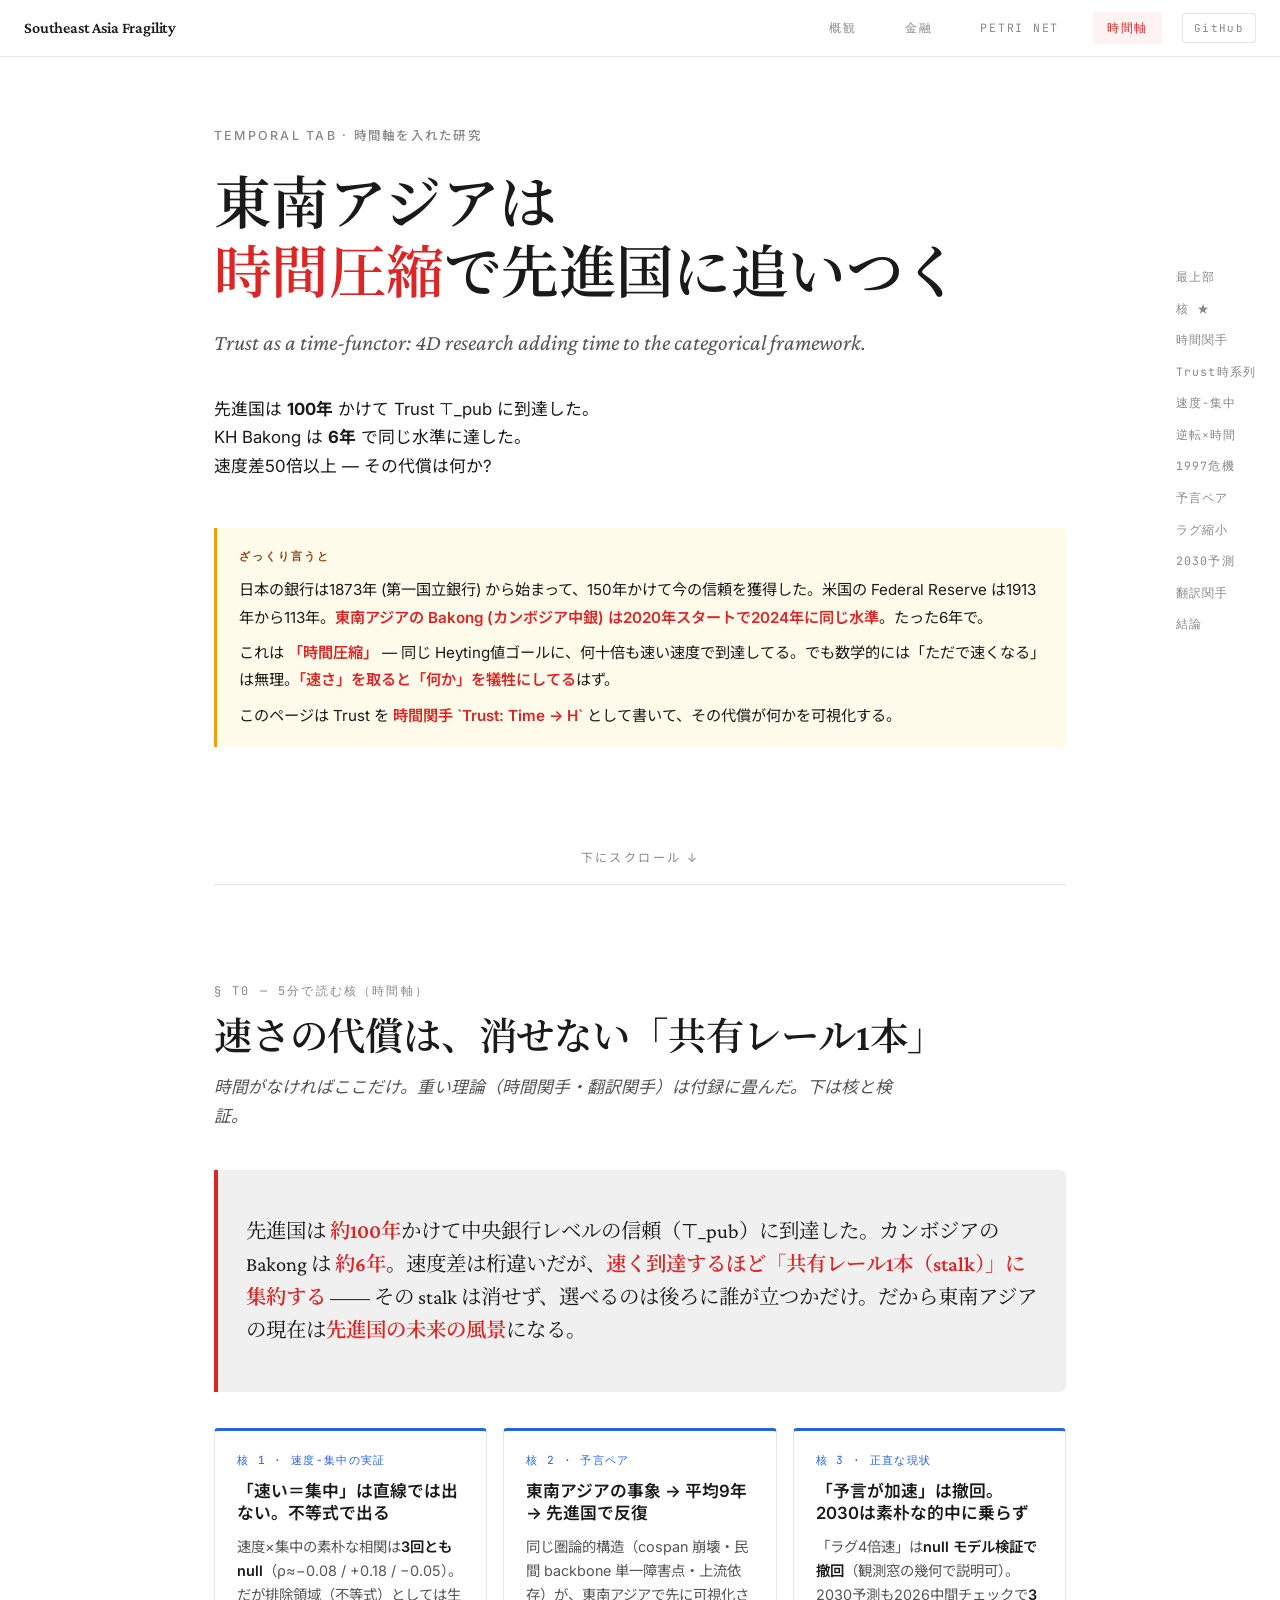
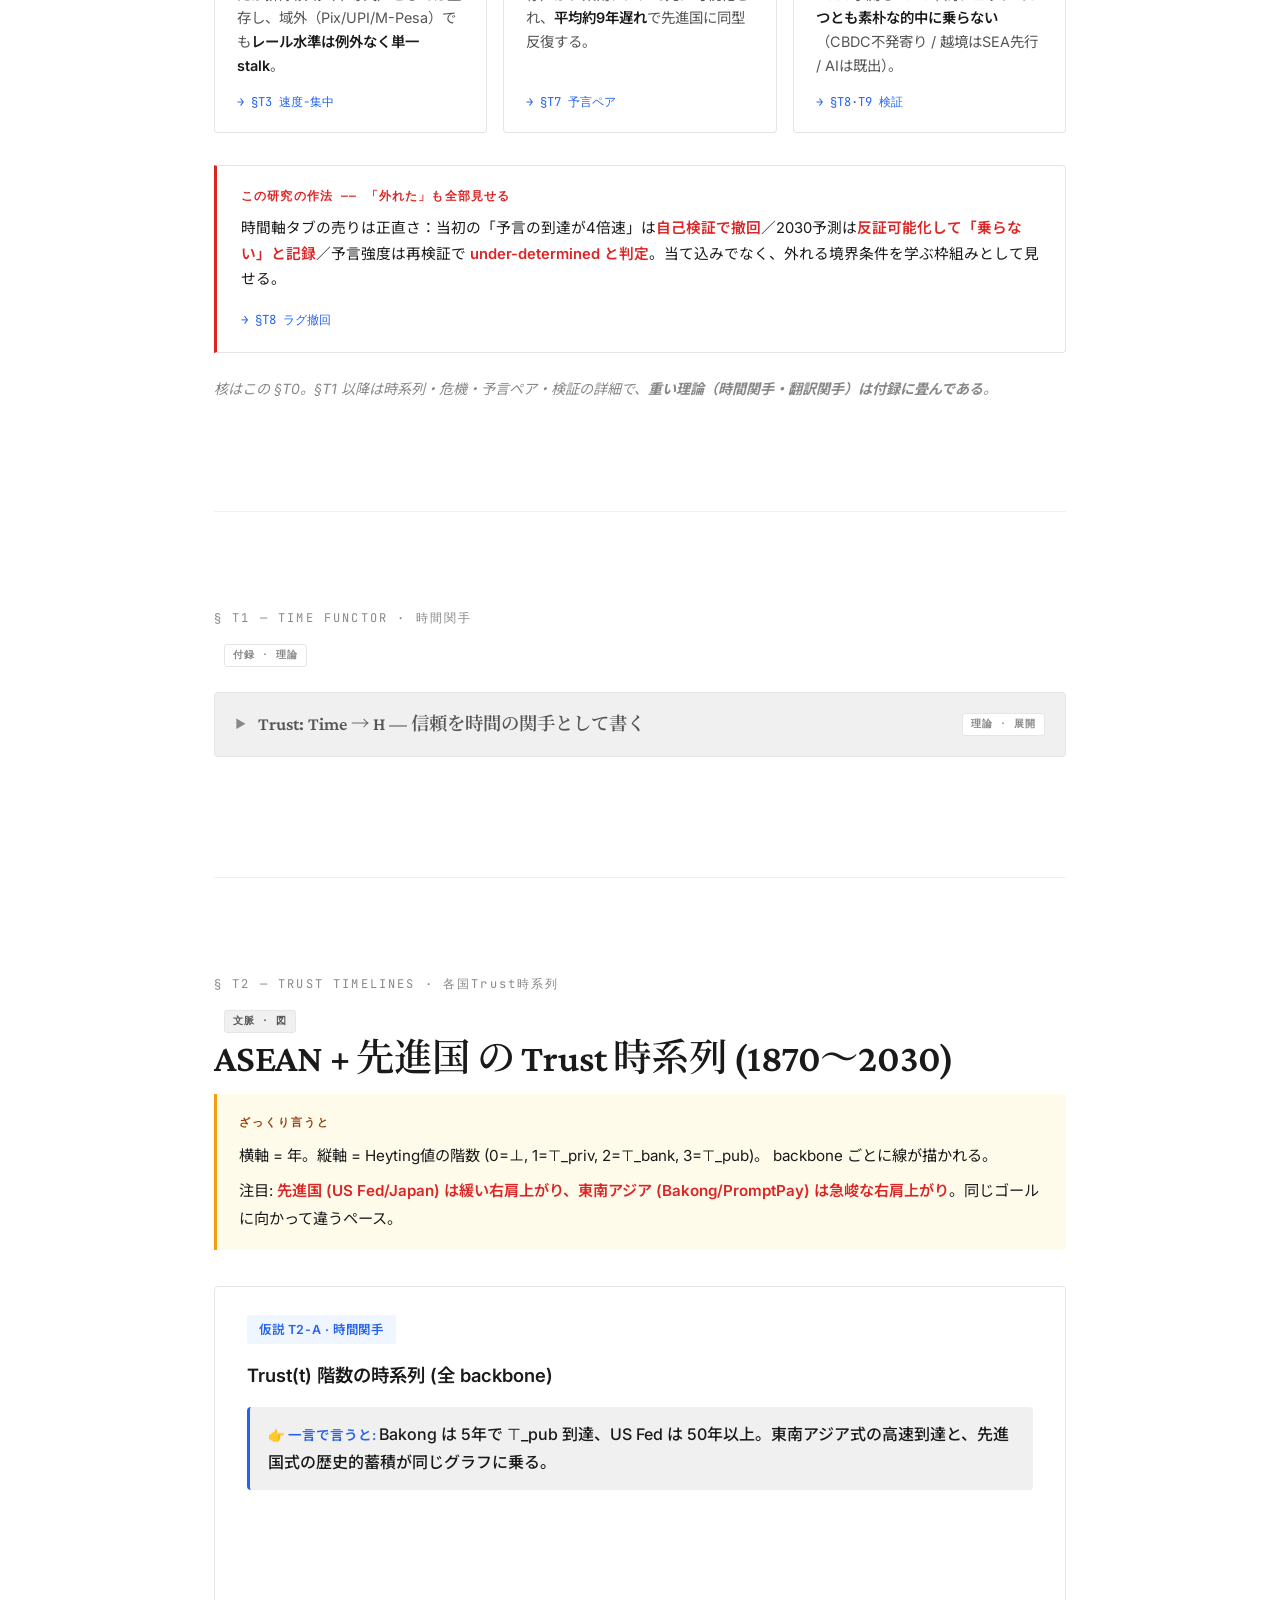
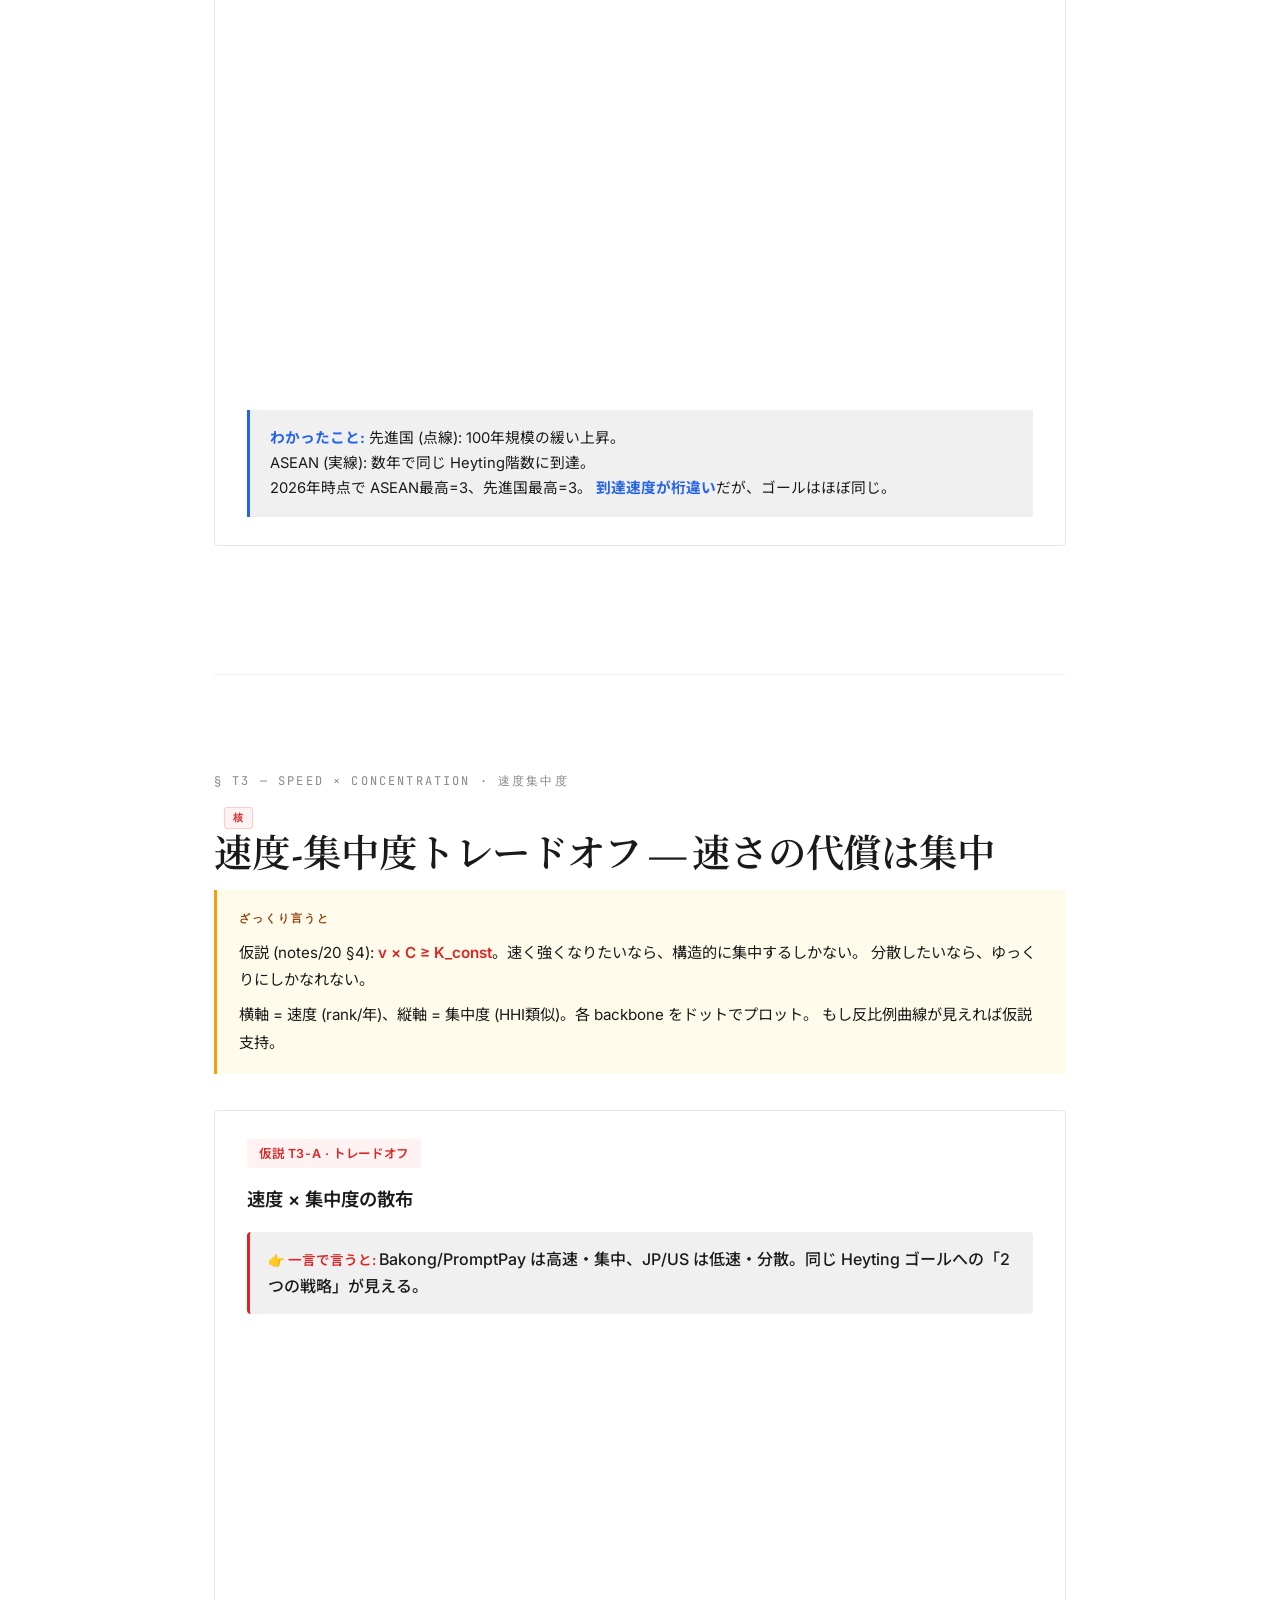
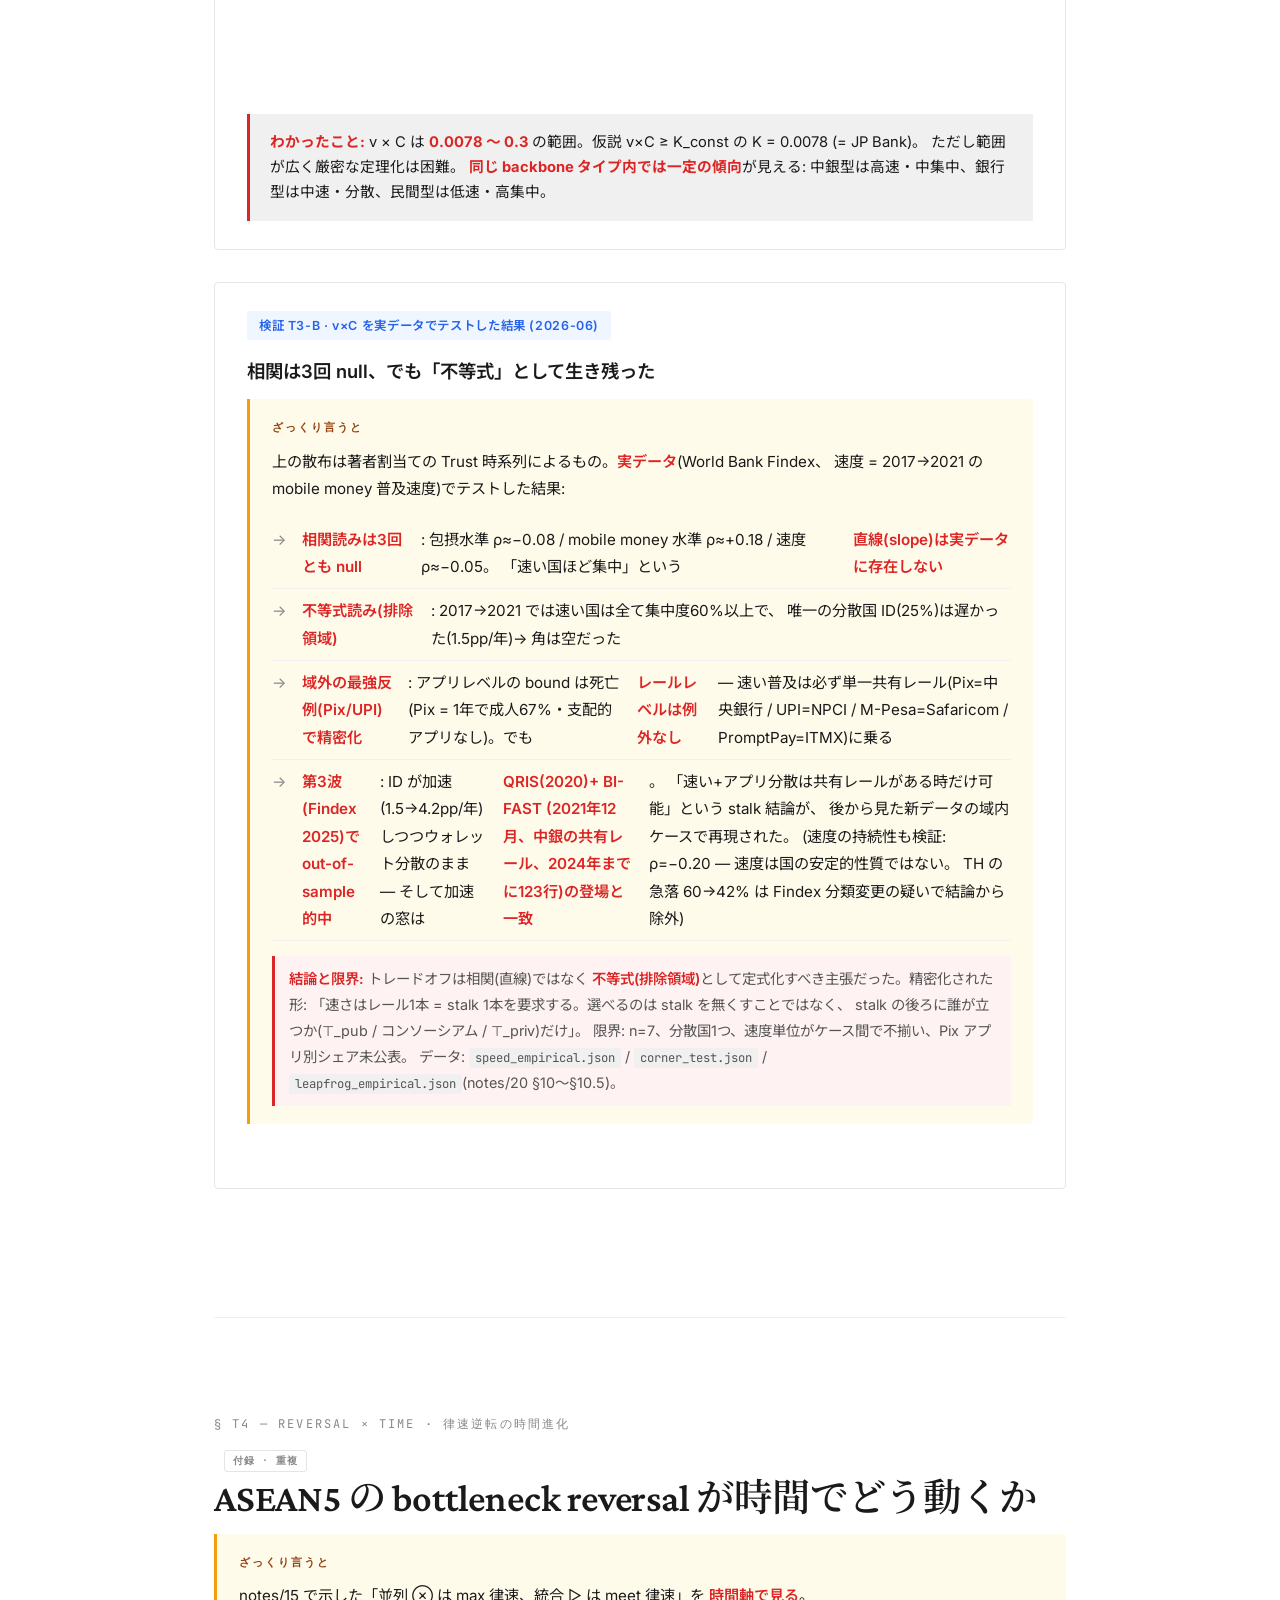
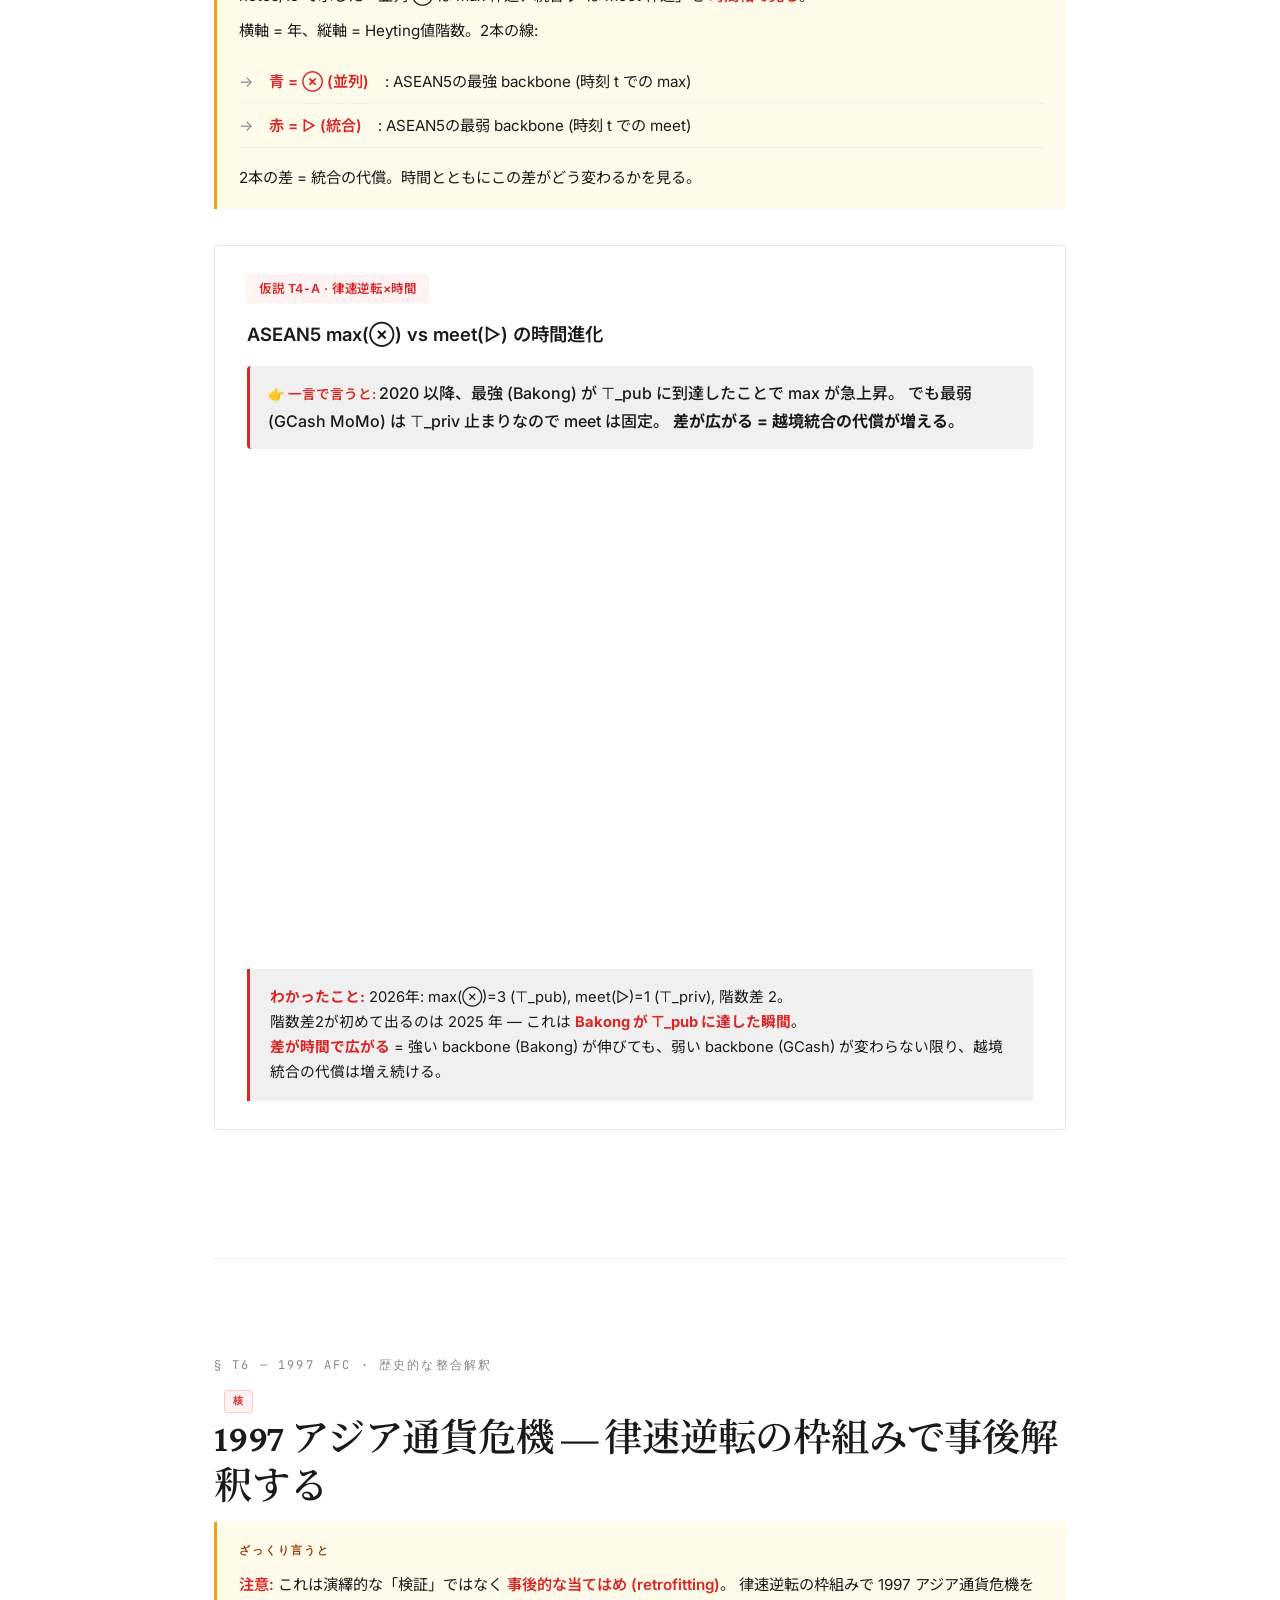
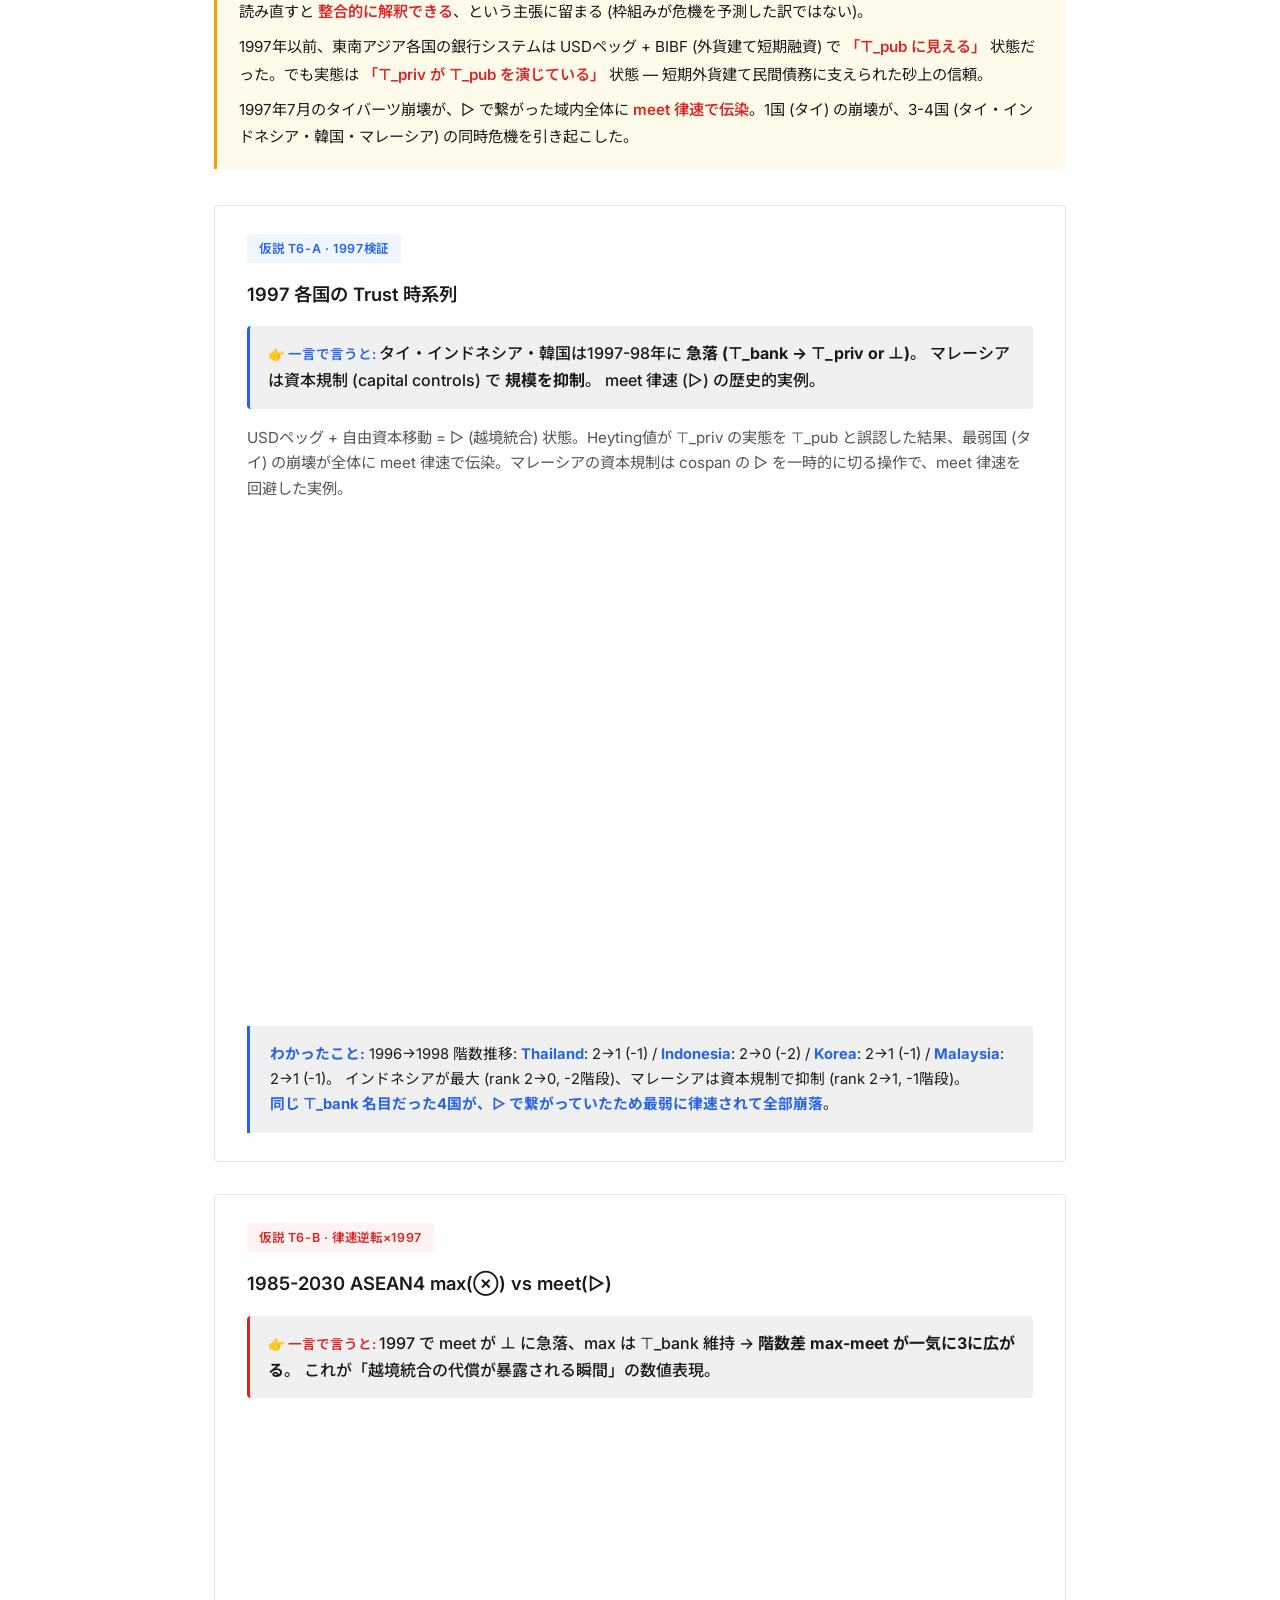
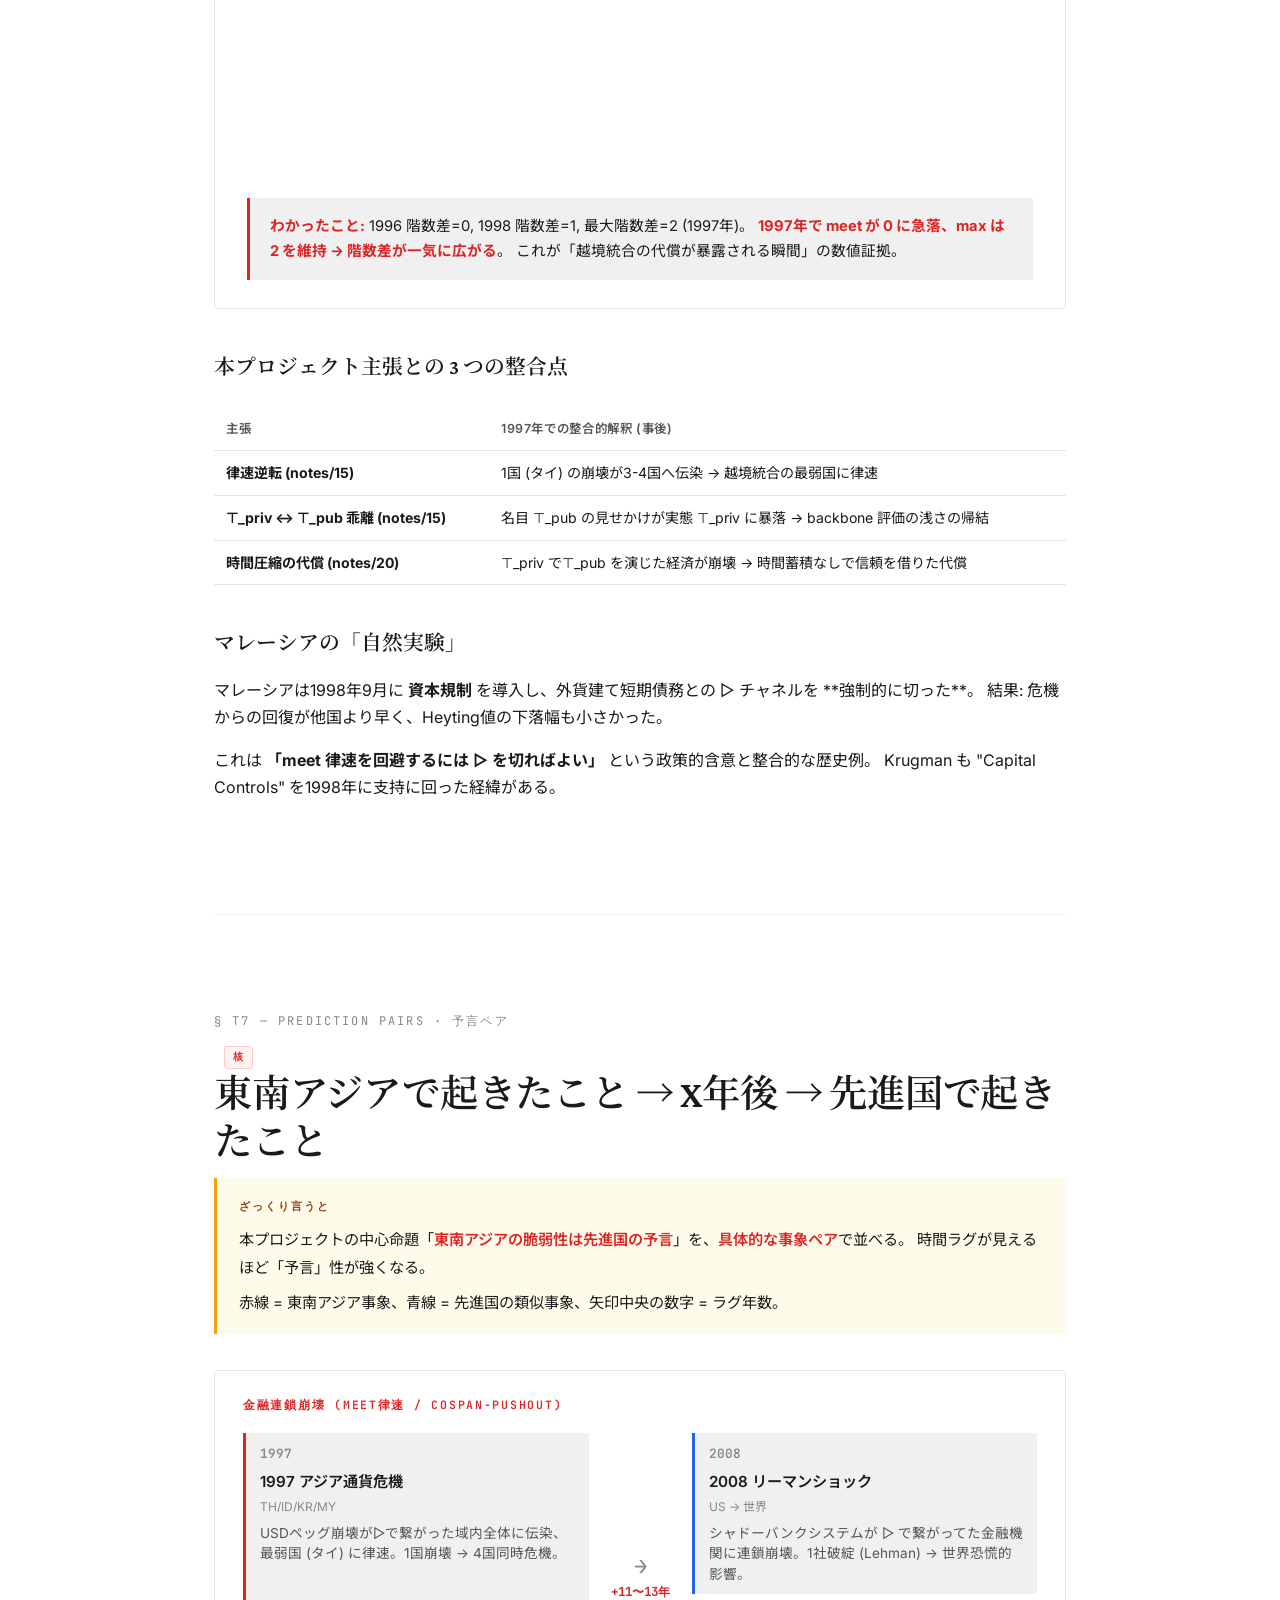
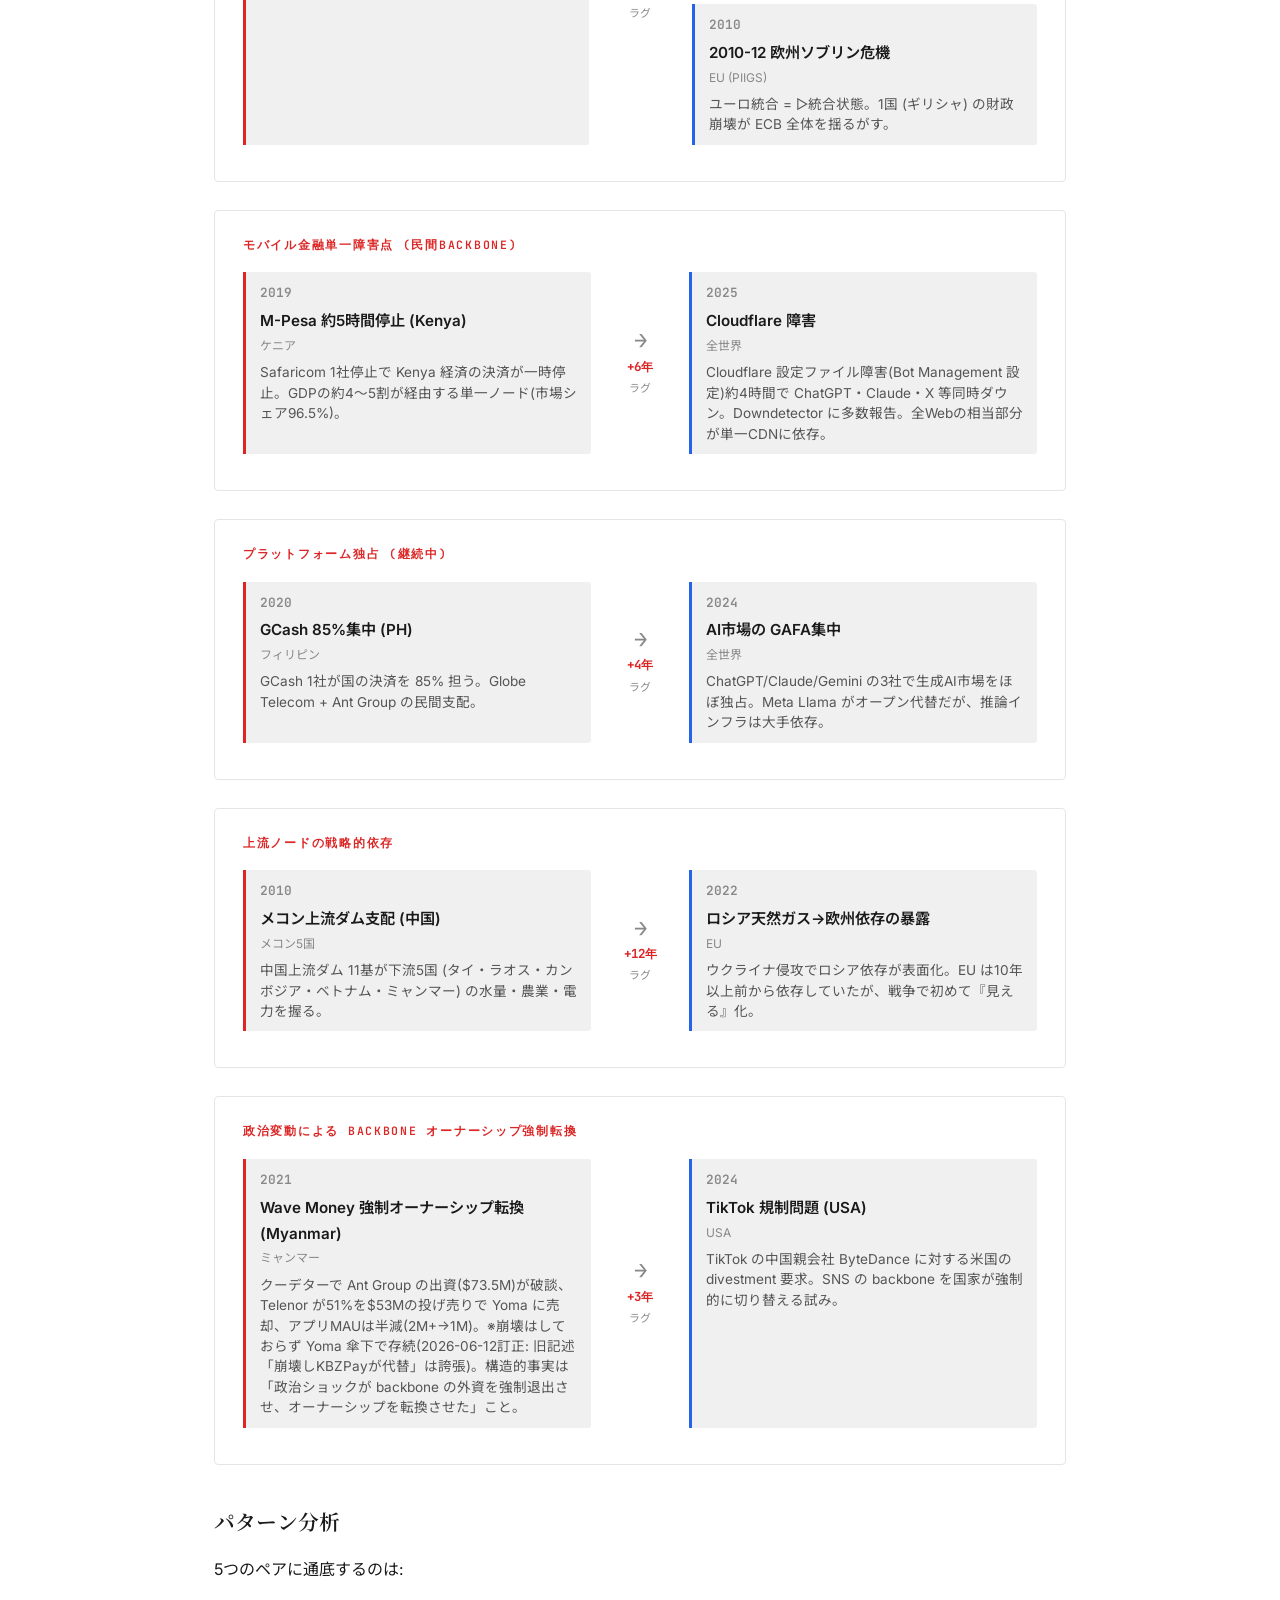
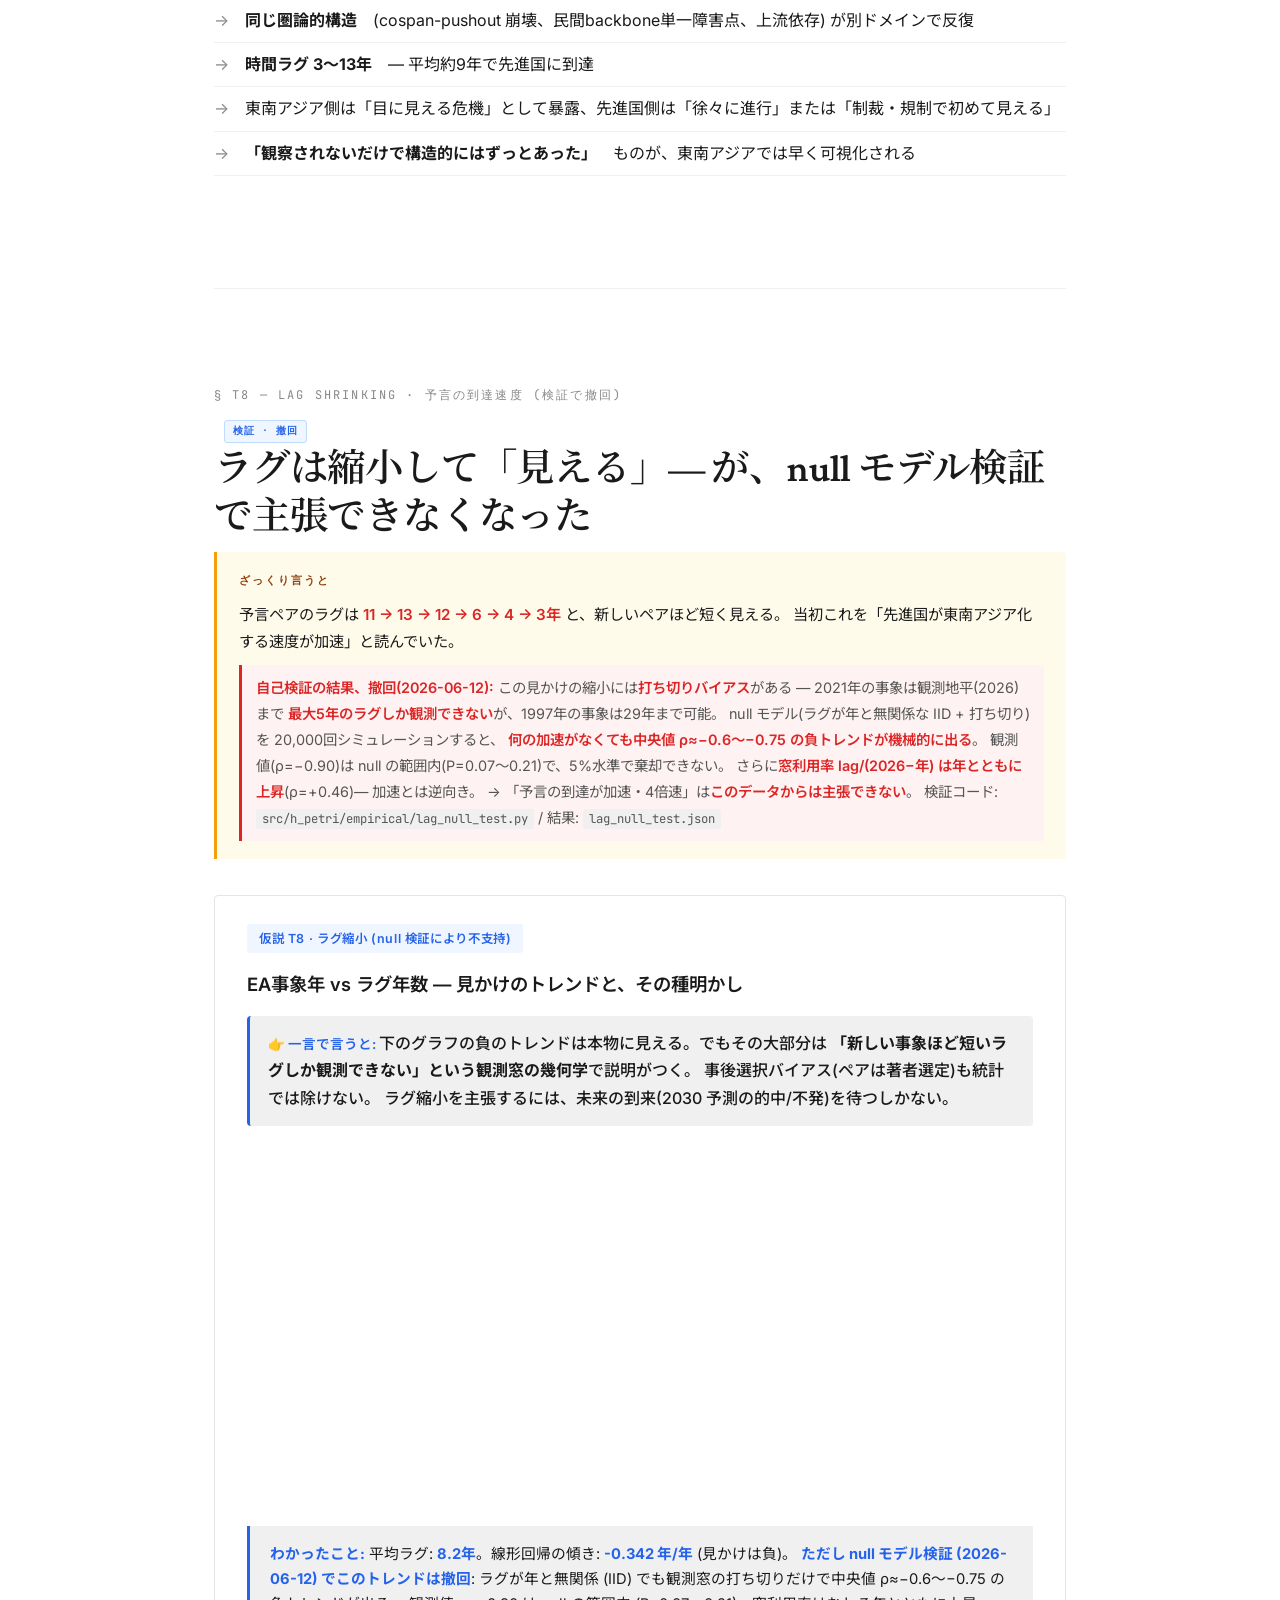
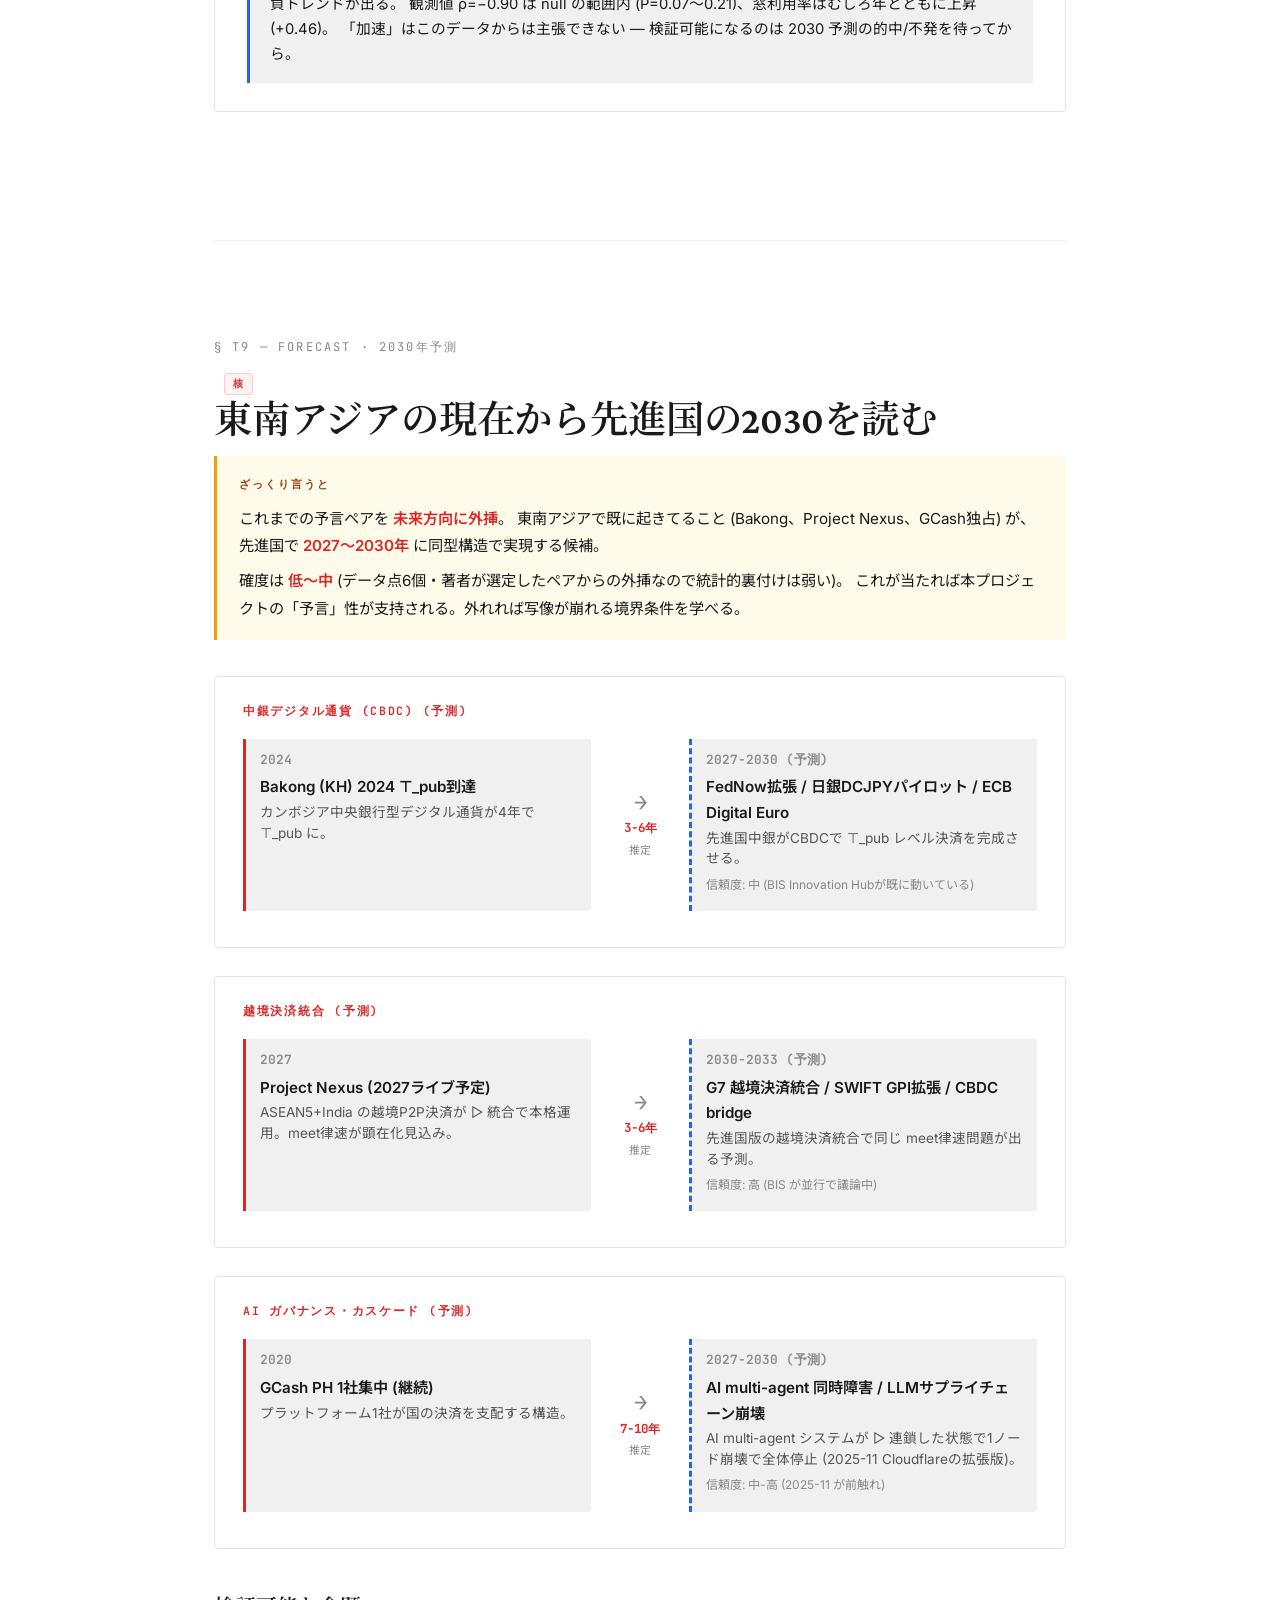
<file: docs/temporal.html>
<!DOCTYPE html>
<html lang="ja">
<head>
<meta charset="UTF-8">
<meta name="viewport" content="width=device-width, initial-scale=1.0">
<title>時間軸 — Southeast Asia Fragility</title>
<meta name="description" content="信頼の時間関手 Trust: Time → H。ASEAN各国と先進国の Trust 時系列、速度-集中度トレードオフ、bottleneck reversal の時間進化。">

<link rel="preconnect" href="https://fonts.googleapis.com">
<link rel="preconnect" href="https://fonts.gstatic.com" crossorigin>
<link href="https://fonts.googleapis.com/css2?family=Crimson+Pro:ital,wght@0,400;0,600;1,400&family=Inter:wght@400;500;600&family=JetBrains+Mono:wght@400;500&family=Noto+Sans+JP:wght@400;500;600&family=Noto+Serif+JP:wght@400;600&display=swap" rel="stylesheet">

<link rel="stylesheet" href="style.css">
<script src="vendor/chart.umd.min.js"></script>
</head>
<body>

<nav class="topnav">
  <a href="index.html" class="brand">Southeast Asia Fragility</a>
  <a href="index.html" class="tab">概観</a>
  <a href="finance.html" class="tab">金融</a>
  <a href="petri.html" class="tab">Petri net</a>
  <a href="temporal.html" class="tab active">時間軸</a>
  <a href="https://github.com/hajimedayo328/southeast-asia-fragility" class="ext" target="_blank">GitHub</a>
</nav>

<nav class="toc">
  <a href="#hero">最上部</a>
  <a href="#core">核 ★</a>
  <a href="#concept">時間関手</a>
  <a href="#timelines">Trust時系列</a>
  <a href="#tradeoff">速度-集中</a>
  <a href="#reversal-time">逆転×時間</a>
  <a href="#crisis-1997">1997危機</a>
  <a href="#prediction-pairs">予言ペア</a>
  <a href="#lag-trend">ラグ縮小</a>
  <a href="#forecast-2030">2030予測</a>
  <a href="#translation-functor">翻訳関手</a>
  <a href="#conclusion">結論</a>
</nav>

<main>

<!-- ============ HERO ============ -->
<section class="hero" id="hero">
  <div class="tag">TEMPORAL TAB · 時間軸を入れた研究</div>
  <h1>東南アジアは<br><span class="accent">時間圧縮</span>で先進国に追いつく</h1>
  <p class="subtitle">Trust as a time-functor: 4D research adding time to the categorical framework.</p>
  <p class="pitch">
    先進国は <strong>100年</strong> かけて Trust ⊤_pub に到達した。<br>
    KH Bakong は <strong>6年</strong> で同じ水準に達した。<br>
    速度差50倍以上 — その代償は何か?
  </p>
  <div class="plain-jp">
    <p>日本の銀行は1873年 (第一国立銀行) から始まって、150年かけて今の信頼を獲得した。米国の Federal Reserve は1913年から113年。<strong>東南アジアの Bakong (カンボジア中銀) は2020年スタートで2024年に同じ水準</strong>。たった6年で。</p>
    <p>これは <strong>「時間圧縮」</strong> — 同じ Heyting値ゴールに、何十倍も速い速度で到達してる。でも数学的には「ただで速くなる」は無理。<strong>「速さ」を取ると「何か」を犠牲にしてる</strong>はず。</p>
    <p>このページは Trust を <strong>時間関手 `Trust: Time → H`</strong> として書いて、その代償が何かを可視化する。</p>
  </div>

  <div class="scroll-hint">下にスクロール ↓</div>
</section>

<!-- ============ CORE SPINE (§T0) ============ -->
<section id="core">
  <span class="section-num">§ T0 — 5分で読む核（時間軸）</span>
  <h2>速さの代償は、消せない「共有レール1本」</h2>
  <p class="lede">時間がなければここだけ。重い理論（時間関手・翻訳関手）は付録に畳んだ。下は核と検証。</p>

  <div class="core-claim">
    <p>先進国は <strong>約100年</strong>かけて中央銀行レベルの信頼（⊤_pub）に到達した。カンボジアの Bakong は <strong>約6年</strong>。速度差は桁違いだが、<strong>速く到達するほど「共有レール1本（stalk）」に集約する</strong> —— その stalk は消せず、選べるのは後ろに誰が立つかだけ。だから東南アジアの現在は<strong>先進国の未来の風景</strong>になる。</p>
  </div>

  <div class="core-results">
    <div class="core-card">
      <div class="core-k">核 1 · 速度-集中の実証</div>
      <h3>「速い＝集中」は直線では出ない。不等式で出る</h3>
      <p>速度×集中の素朴な相関は<strong>3回とも null</strong>（ρ≈−0.08 / +0.18 / −0.05）。だが排除領域（不等式）としては生存し、域外（Pix/UPI/M-Pesa）でも<strong>レール水準は例外なく単一 stalk</strong>。</p>
      <a href="#tradeoff">→ §T3 速度-集中</a>
    </div>
    <div class="core-card">
      <div class="core-k">核 2 · 予言ペア</div>
      <h3>東南アジアの事象 → 平均9年 → 先進国で反復</h3>
      <p>同じ圏論的構造（cospan 崩壊・民間 backbone 単一障害点・上流依存）が、東南アジアで先に可視化され、<strong>平均約9年遅れ</strong>で先進国に同型反復する。</p>
      <a href="#prediction-pairs">→ §T7 予言ペア</a>
    </div>
    <div class="core-card">
      <div class="core-k">核 3 · 正直な現状</div>
      <h3>「予言が加速」は撤回。2030は素朴な的中に乗らず</h3>
      <p>「ラグ4倍速」は<strong>null モデル検証で撤回</strong>（観測窓の幾何で説明可）。2030予測も2026中間チェックで<strong>3つとも素朴な的中に乗らない</strong>（CBDC不発寄り / 越境はSEA先行 / AIは既出）。</p>
      <a href="#forecast-2030">→ §T8·T9 検証</a>
    </div>
  </div>

  <div class="method-honesty">
    <div class="mh-head">この研究の作法 —— 「外れた」も全部見せる</div>
    <p>時間軸タブの売りは正直さ：当初の「予言の到達が4倍速」は<strong>自己検証で撤回</strong>／2030予測は<strong>反証可能化して「乗らない」と記録</strong>／予言強度は再検証で <strong>under-determined と判定</strong>。当て込みでなく、外れる境界条件を学ぶ枠組みとして見せる。</p>
    <a href="#lag-trend">→ §T8 ラグ撤回</a>
  </div>

  <p class="core-route">核はこの §T0。§T1 以降は時系列・危機・予言ペア・検証の詳細で、<strong>重い理論（時間関手・翻訳関手）は付録に畳んである</strong>。</p>
</section>

<!-- ============ CONCEPT ============ -->
<section id="concept">
  <span class="section-num">§ T1 — TIME FUNCTOR · 時間関手</span> <span class="tier appendix">付録 · 理論</span>
  <details class="appendix-fold">
    <summary>Trust: Time → H — 信頼を時間の関手として書く<span class="fold-tag">理論 · 展開</span></summary>
    <div class="fold-body">
  <div class="plain-jp">
    <p>これまで Heyting値 (⊥, ⊤_priv, ⊤_bank, ⊤_pub) は <strong>静的</strong> に扱ってきた。実際は時間で変化する。これを「時刻 t を Heyting値に対応させる関手」として書く。</p>
    <p>関手の条件: <strong>時間が進んでも Heyting値は減らない</strong> (monotone)。これが「信頼の累積」を構造的に保証する。</p>
    <p>2つの不変量が categorical に出る:</p>
    <ul class="clean">
      <li><strong>end</strong> (全期間最低保証) = ⋀_t Trust(t) — backbone が誕生する前の値</li>
      <li><strong>coend</strong> (将来の上限) = ⋁_t Trust(t) — backbone がいずれ到達する Heyting値</li>
    </ul>
    <p>これで「歴史」と「将来」を1つの関手で扱える。</p>
  </div>
    </div>
  </details>
</section>

<!-- ============ TIMELINES ============ -->
<section id="timelines">
  <span class="section-num">§ T2 — TRUST TIMELINES · 各国Trust時系列</span> <span class="tier context">文脈 · 図</span>
  <h2>ASEAN + 先進国 の Trust 時系列 (1870〜2030)</h2>

  <div class="plain-jp">
    <p>横軸 = 年。縦軸 = Heyting値の階数 (0=⊥, 1=⊤_priv, 2=⊤_bank, 3=⊤_pub)。 backbone ごとに線が描かれる。</p>
    <p>注目: <strong>先進国 (US Fed/Japan) は緩い右肩上がり、東南アジア (Bakong/PromptPay) は急峻な右肩上がり</strong>。同じゴールに向かって違うペース。</p>
  </div>

  <div class="hypothesis">
    <span class="hyp-id">仮説 T2-A · 時間関手</span>
    <h3>Trust(t) 階数の時系列 (全 backbone)</h3>
    <p class="punchline">
      Bakong は 5年で ⊤_pub 到達、US Fed は 50年以上。東南アジア式の高速到達と、先進国式の歴史的蓄積が同じグラフに乗る。
    </p>
    <div class="chart-box tall"><canvas id="chart-timelines"></canvas></div>
    <div class="finding"><strong>わかったこと:</strong> <span id="finding-timelines">データ読込中...</span></div>
  </div>
</section>

<!-- ============ TRADE-OFF ============ -->
<section id="tradeoff">
  <span class="section-num">§ T3 — SPEED × CONCENTRATION · 速度集中度</span> <span class="tier core">核</span>
  <h2>速度-集中度トレードオフ — 速さの代償は集中</h2>

  <div class="plain-jp">
    <p>仮説 (notes/20 §4): <strong>v × C ≥ K_const</strong>。速く強くなりたいなら、構造的に集中するしかない。
    分散したいなら、ゆっくりにしかなれない。</p>
    <p>横軸 = 速度 (rank/年)、縦軸 = 集中度 (HHI類似)。各 backbone をドットでプロット。
    もし反比例曲線が見えれば仮説支持。</p>
  </div>

  <div class="hypothesis shadow">
    <span class="hyp-id">仮説 T3-A · トレードオフ</span>
    <h3>速度 × 集中度の散布</h3>
    <p class="punchline">
      Bakong/PromptPay は高速・集中、JP/US は低速・分散。同じ Heyting ゴールへの「2つの戦略」が見える。
    </p>
    <div class="chart-box"><canvas id="chart-tradeoff"></canvas></div>
    <div class="finding"><strong>わかったこと:</strong> <span id="finding-tradeoff">データ読込中...</span></div>
  </div>

  <div class="hypothesis">
    <span class="hyp-id">検証 T3-B · v×C を実データでテストした結果 (2026-06)</span>
    <h3>相関は3回 null、でも「不等式」として生き残った</h3>
    <div class="plain-jp">
      <p>上の散布は著者割当ての Trust 時系列によるもの。<strong>実データ</strong>(World Bank Findex、
      速度 = 2017→2021 の mobile money 普及速度)でテストした結果:</p>
      <ul class="clean">
        <li><strong>相関読みは3回とも null</strong>: 包摂水準 ρ≈−0.08 / mobile money 水準 ρ≈+0.18 / 速度 ρ≈−0.05。
        「速い国ほど集中」という<strong>直線(slope)は実データに存在しない</strong></li>
        <li><strong>不等式読み(排除領域)</strong>: 2017→2021 では速い国は全て集中度60%以上で、
        唯一の分散国 ID(25%)は遅かった(1.5pp/年)→ 角は空だった</li>
        <li><strong>域外の最強反例(Pix/UPI)で精密化</strong>: アプリレベルの bound は死亡
        (Pix = 1年で成人67%・支配的アプリなし)。でも<strong>レールレベルは例外なし</strong> —
        速い普及は必ず単一共有レール(Pix=中央銀行 / UPI=NPCI / M-Pesa=Safaricom / PromptPay=ITMX)に乗る</li>
        <li><strong>第3波(Findex 2025)で out-of-sample 的中</strong>: ID が加速(1.5→4.2pp/年)
        しつつウォレット分散のまま — そして加速の窓は <strong>QRIS(2020)+ BI-FAST
        (2021年12月、中銀の共有レール、2024年までに123行)の登場と一致</strong>。
        「速い+アプリ分散は共有レールがある時だけ可能」という stalk 結論が、
        後から見た新データの域内ケースで再現された。
        (速度の持続性も検証: ρ=−0.20 — 速度は国の安定的性質ではない。
        TH の急落 60→42% は Findex 分類変更の疑いで結論から除外)</li>
      </ul>
      <p class="caveat"><strong>結論と限界:</strong> トレードオフは相関(直線)ではなく
      <strong>不等式(排除領域)</strong>として定式化すべき主張だった。精密化された形:
      「速さはレール1本 = stalk 1本を要求する。選べるのは stalk を無くすことではなく、
      stalk の後ろに誰が立つか(⊤_pub / コンソーシアム / ⊤_priv)だけ」。
      限界: n=7、分散国1つ、速度単位がケース間で不揃い、Pix アプリ別シェア未公表。
      データ: <code>speed_empirical.json</code> / <code>corner_test.json</code> /
      <code>leapfrog_empirical.json</code>(notes/20 §10〜§10.5)。</p>
    </div>
  </div>
</section>

<!-- ============ BOTTLENECK REVERSAL × TIME ============ -->
<section id="reversal-time">
  <span class="section-num">§ T4 — REVERSAL × TIME · 律速逆転の時間進化</span> <span class="tier appendix">付録 · 重複</span>
  <h2>ASEAN5 の bottleneck reversal が時間でどう動くか</h2>

  <div class="plain-jp">
    <p>notes/15 で示した「並列 ⊗ は max 律速、統合 ▷ は meet 律速」を <strong>時間軸で見る</strong>。</p>
    <p>横軸 = 年、縦軸 = Heyting値階数。2本の線:</p>
    <ul class="clean">
      <li><strong>青 = ⊗ (並列)</strong>: ASEAN5の最強 backbone (時刻 t での max)</li>
      <li><strong>赤 = ▷ (統合)</strong>: ASEAN5の最弱 backbone (時刻 t での meet)</li>
    </ul>
    <p>2本の差 = 統合の代償。時間とともにこの差がどう変わるかを見る。</p>
  </div>

  <div class="hypothesis shadow">
    <span class="hyp-id">仮説 T4-A · 律速逆転×時間</span>
    <h3>ASEAN5 max(⊗) vs meet(▷) の時間進化</h3>
    <p class="punchline">
      2020 以降、最強 (Bakong) が ⊤_pub に到達したことで max が急上昇。
      でも最弱 (GCash MoMo) は ⊤_priv 止まりなので meet は固定。
      <strong>差が広がる = 越境統合の代償が増える</strong>。
    </p>
    <div class="chart-box tall"><canvas id="chart-reversal-time"></canvas></div>
    <div class="finding"><strong>わかったこと:</strong> <span id="finding-reversal-time">データ読込中...</span></div>
  </div>
</section>

<!-- ============ 1997 CRISIS ============ -->
<section id="crisis-1997">
  <span class="section-num">§ T6 — 1997 AFC · 歴史的な整合解釈</span> <span class="tier core">核</span>
  <h2>1997 アジア通貨危機 — 律速逆転の枠組みで事後解釈する</h2>

  <div class="plain-jp">
    <p><strong>注意:</strong> これは演繹的な「検証」ではなく <strong>事後的な当てはめ (retrofitting)</strong>。
    律速逆転の枠組みで 1997 アジア通貨危機を読み直すと <strong>整合的に解釈できる</strong>、という主張に留まる
    (枠組みが危機を予測した訳ではない)。</p>
    <p>1997年以前、東南アジア各国の銀行システムは USDペッグ + BIBF (外貨建て短期融資) で <strong>「⊤_pub に見える」</strong> 状態だった。でも実態は <strong>「⊤_priv が ⊤_pub を演じている」</strong> 状態 — 短期外貨建て民間債務に支えられた砂上の信頼。</p>
    <p>1997年7月のタイバーツ崩壊が、▷ で繋がった域内全体に <strong>meet 律速で伝染</strong>。1国 (タイ) の崩壊が、3-4国 (タイ・インドネシア・韓国・マレーシア) の同時危機を引き起こした。</p>
  </div>

  <div class="hypothesis">
    <span class="hyp-id">仮説 T6-A · 1997検証</span>
    <h3>1997 各国の Trust 時系列</h3>
    <p class="punchline">
      タイ・インドネシア・韓国は1997-98年に <strong>急落 (⊤_bank → ⊤_priv or ⊥)</strong>。
      マレーシアは資本規制 (capital controls) で <strong>規模を抑制</strong>。
      meet 律速 (▷) の歴史的実例。
    </p>
    <p class="claim">
      USDペッグ + 自由資本移動 = ▷ (越境統合) 状態。Heyting値が ⊤_priv の実態を ⊤_pub と誤認した結果、最弱国 (タイ) の崩壊が全体に meet 律速で伝染。マレーシアの資本規制は cospan の ▷ を一時的に切る操作で、meet 律速を回避した実例。
    </p>
    <div class="chart-box tall"><canvas id="chart-crisis-1997"></canvas></div>
    <div class="finding"><strong>わかったこと:</strong> <span id="finding-crisis-1997">データ読込中...</span></div>
  </div>

  <div class="hypothesis shadow">
    <span class="hyp-id">仮説 T6-B · 律速逆転×1997</span>
    <h3>1985-2030 ASEAN4 max(⊗) vs meet(▷)</h3>
    <p class="punchline">
      1997 で meet が ⊥ に急落、max は ⊤_bank 維持 → <strong>階数差 max-meet が一気に3に広がる</strong>。
      これが「越境統合の代償が暴露される瞬間」の数値表現。
    </p>
    <div class="chart-box"><canvas id="chart-reversal-1997"></canvas></div>
    <div class="finding"><strong>わかったこと:</strong> <span id="finding-reversal-1997">データ読込中...</span></div>
  </div>

  <h3>本プロジェクト主張との 3 つの整合点</h3>
  <table>
    <thead>
      <tr><th>主張</th><th>1997年での整合的解釈 (事後)</th></tr>
    </thead>
    <tbody>
      <tr>
        <td><strong>律速逆転 (notes/15)</strong></td>
        <td>1国 (タイ) の崩壊が3-4国へ伝染 → 越境統合の最弱国に律速</td>
      </tr>
      <tr>
        <td><strong>⊤_priv ↔ ⊤_pub 乖離 (notes/15)</strong></td>
        <td>名目 ⊤_pub の見せかけが実態 ⊤_priv に暴落 → backbone 評価の浅さの帰結</td>
      </tr>
      <tr>
        <td><strong>時間圧縮の代償 (notes/20)</strong></td>
        <td>⊤_priv で⊤_pub を演じた経済が崩壊 → 時間蓄積なしで信頼を借りた代償</td>
      </tr>
    </tbody>
  </table>

  <h3>マレーシアの「自然実験」</h3>
  <p>
    マレーシアは1998年9月に <strong>資本規制</strong> を導入し、外貨建て短期債務との ▷ チャネルを **強制的に切った**。
    結果: 危機からの回復が他国より早く、Heyting値の下落幅も小さかった。
  </p>
  <p>
    これは <strong>「meet 律速を回避するには ▷ を切ればよい」</strong> という政策的含意と整合的な歴史例。
    Krugman も "Capital Controls" を1998年に支持に回った経緯がある。
  </p>
</section>
<!-- ============ PREDICTION PAIRS ============ -->
<section id="prediction-pairs">
  <span class="section-num">§ T7 — PREDICTION PAIRS · 予言ペア</span> <span class="tier core">核</span>
  <h2>東南アジアで起きたこと → X年後 → 先進国で起きたこと</h2>

  <div class="plain-jp">
    <p>本プロジェクトの中心命題「<strong>東南アジアの脆弱性は先進国の予言</strong>」を、<strong>具体的な事象ペア</strong>で並べる。
    時間ラグが見えるほど「予言」性が強くなる。</p>
    <p>赤線 = 東南アジア事象、青線 = 先進国の類似事象、矢印中央の数字 = ラグ年数。</p>
  </div>

  <div id="prediction-pairs-container">
    <div class="pair-empty">データ読込中...</div>
  </div>

  <h3>パターン分析</h3>
  <p>5つのペアに通底するのは:</p>
  <ul class="clean">
    <li><strong>同じ圏論的構造</strong> (cospan-pushout 崩壊、民間backbone単一障害点、上流依存) が別ドメインで反復</li>
    <li><strong>時間ラグ 3〜13年</strong> — 平均約9年で先進国に到達</li>
    <li>東南アジア側は「目に見える危機」として暴露、先進国側は「徐々に進行」または「制裁・規制で初めて見える」</li>
    <li><strong>「観察されないだけで構造的にはずっとあった」</strong> ものが、東南アジアでは早く可視化される</li>
  </ul>
</section>

<!-- ============ LAG TREND ============ -->
<section id="lag-trend">
  <span class="section-num">§ T8 — LAG SHRINKING · 予言の到達速度 (検証で撤回)</span> <span class="tier rigor">検証 · 撤回</span>
  <h2>ラグは縮小して「見える」— が、null モデル検証で主張できなくなった</h2>

  <div class="plain-jp">
    <p>予言ペアのラグは <strong>11 → 13 → 12 → 6 → 4 → 3年</strong> と、新しいペアほど短く見える。
    当初これを「先進国が東南アジア化する速度が加速」と読んでいた。</p>
    <p class="caveat"><strong>自己検証の結果、撤回(2026-06-12):</strong>
    この見かけの縮小には<strong>打ち切りバイアス</strong>がある — 2021年の事象は観測地平(2026)まで
    <strong>最大5年のラグしか観測できない</strong>が、1997年の事象は29年まで可能。
    null モデル(ラグが年と無関係な IID + 打ち切り)を 20,000回シミュレーションすると、
    <strong>何の加速がなくても中央値 ρ≈−0.6〜−0.75 の負トレンドが機械的に出る</strong>。
    観測値(ρ=−0.90)は null の範囲内(P=0.07〜0.21)で、5%水準で棄却できない。
    さらに<strong>窓利用率 lag/(2026−年) は年とともに上昇</strong>(ρ=+0.46)— 加速とは逆向き。
    → 「予言の到達が加速・4倍速」は<strong>このデータからは主張できない</strong>。
    検証コード: <code>src/h_petri/empirical/lag_null_test.py</code> / 結果: <code>lag_null_test.json</code></p>
  </div>

  <div class="hypothesis">
    <span class="hyp-id">仮説 T8 · ラグ縮小 (null 検証により不支持)</span>
    <h3>EA事象年 vs ラグ年数 — 見かけのトレンドと、その種明かし</h3>
    <p class="punchline">
      下のグラフの負のトレンドは本物に見える。でもその大部分は
      <strong>「新しい事象ほど短いラグしか観測できない」という観測窓の幾何学</strong>で説明がつく。
      事後選択バイアス(ペアは著者選定)も統計では除けない。
      ラグ縮小を主張するには、未来の到来(2030 予測の的中/不発)を待つしかない。
    </p>
    <div class="chart-box"><canvas id="chart-lag-trend"></canvas></div>
    <div class="finding"><strong>わかったこと:</strong> <span id="finding-lag-trend">データ読込中...</span></div>
  </div>
</section>

<!-- ============ FORECAST 2030 ============ -->
<section id="forecast-2030">
  <span class="section-num">§ T9 — FORECAST · 2030年予測</span> <span class="tier core">核</span>
  <h2>東南アジアの現在から先進国の2030を読む</h2>

  <div class="plain-jp">
    <p>これまでの予言ペアを <strong>未来方向に外挿</strong>。
    東南アジアで既に起きてること (Bakong、Project Nexus、GCash独占) が、
    先進国で <strong>2027〜2030年</strong> に同型構造で実現する候補。</p>
    <p>確度は <strong>低〜中</strong> (データ点6個・著者が選定したペアからの外挿なので統計的裏付けは弱い)。
    これが当たれば本プロジェクトの「予言」性が支持される。外れれば写像が崩れる境界条件を学べる。</p>
  </div>

  <div id="forecast-pairs-container">
    <div class="pair-empty">データ読込中...</div>
  </div>

  <h3>検証可能な命題</h3>
  <p>
    上の3つの予測は <strong>2030年までに観察可能</strong>。
    その時点で:
  </p>
  <ul class="clean">
    <li><strong>当たれば</strong>: 本プロジェクトの「予言」性が定量的に確認される → 論文化の核証拠</li>
    <li><strong>外れれば</strong>: 「東南アジア → 先進国」の構造的写像が崩れる条件を学べる → 境界条件の発見</li>
  </ul>
  <p>どちらに転んでも研究的価値がある。「予測 → 検証」のサイクルを回す枠組み。</p>

  <h3>2026 中間チェック — 反証可能化 + 進捗 (正直版)</h3>
  <p class="plain-jp" style="margin-bottom:10px;">
    各予測を「2030(or 2033)までに○○なら的中」と<strong>反証可能</strong>に固め、2026-06 時点の実ステータスを
    一次ソースで裏取りした。結論を先に言うと <strong>3つとも「素朴な的中」には乗っていない</strong>。
    詳細・出典は <a href="https://github.com/hajimedayo328/southeast-asia-fragility/blob/main/notes/31_forecast_tracking.md" target="_blank">notes/31</a>。
  </p>
  <div style="background:#fef2f2;border-left:3px solid #dc2626;padding:10px 14px;font-size:0.88rem;color:#52606d;margin-bottom:8px;">
    <strong>① CBDC &nbsp;<span style="color:#dc2626;">― 不発寄り</span></strong><br>
    基準: 2030 までに 米・ユーロ圏・日 の 2/3 がリテール CBDC を発行。
    2026: <strong>米は法でリテール CBDC を禁止</strong>、EU は発行 ~2029 で進行中だが遅い、日 DCJPY は民間預金型で CBDC ではない。
    原文の「FedNow=CBDC」は category error (Fed 自身が否定)。
  </div>
  <div style="background:#f8fafc;border-left:3px solid #6b7280;padding:10px 14px;font-size:0.88rem;color:#52606d;margin-bottom:8px;">
    <strong>② 越境決済統合 &nbsp;<span style="color:#6b7280;">― pending</span></strong><br>
    基準: 2033 までに G7 の過半が即時越境網に本番接続。
    2026: <strong>BIS Project Nexus が SEA 主導で 2026 ライブ</strong>(印・マレーシア・比・星・タイ＋インドネシア)。
    「SEA 先行」命題は支持されるが、予測の<strong>先進国(G7)追随脚は未判定</strong>。
  </div>
  <div style="background:#fffbeb;border-left:3px solid #f59e0b;padding:10px 14px;font-size:0.88rem;color:#52606d;margin-bottom:8px;">
    <strong>③ AI ガバナンス・カスケード &nbsp;<span style="color:#b45309;">― 的中寄り(早期)</span></strong><br>
    基準: 2030 までに単一 AI バックボーン障害が複数の独立 AI サービスを同時停止。
    2026: Cloudflare 2025-11・AWS 2025-10 等で<strong>既に多発</strong>。ただし執筆時点で<strong>既出のトレンド
    = クリーンな out-of-sample 予測点ではない</strong>と正直に記録する。
  </div>
  <p class="caveat" style="background:#f8fafc;border-left:3px solid #6b7280;padding:10px 14px;font-size:0.85rem;color:#52606d;">
    <strong>正直な読み:</strong> 1 は操作化が狭すぎ(CBDC 限定)、2 は方向が一部逆(SEA 先行)、3 は既知トレンドの継続。
    これ自体が設計どおりの<strong>学び</strong>(写像がずれる境界条件)。予言性を主張するなら<strong>まだ起きていない
    out-of-sample 点</strong>(EU CBDC 発行可否 2029・G7 即時網接続・新様式の AI 同時障害)を待つ。確度は元々 低〜中。
  </p>
</section>

<!-- ============ TRANSLATION FUNCTOR ============ -->
<section id="translation-functor">
  <span class="section-num">§ T10 — TRANSLATION FUNCTOR · 予言の自然性</span> <span class="tier appendix">付録 · 理論</span>
  <details class="appendix-fold">
    <summary>翻訳関手 F の strict/lax 分類・右Kan拡張で予言強度を測る<span class="fold-tag">理論 · 展開</span></summary>
    <div class="fold-body">
  <h2>「予言の強度 = 関手の自然性の度合い」</h2>

  <div class="plain-jp">
    <p>5つの予言ペアは <strong>翻訳関手 F: 𝓒_EA → 𝓒_Dev</strong> として書ける。F は東南アジア事象を発展国の類似事象に対応させ、射 (関係) を保つ。</p>
    <p>F が <strong>strict</strong> (完全に自然) なら予言は最強。<strong>lax</strong> (一部の射で自然性が破れる) なら予言は部分的。F の自然性の度合いがそのまま予言の信頼度になる、というのが notes/26 の中心主張。</p>
  </div>

  <div class="hypothesis">
    <span class="hyp-id">仮説 T10 · 関手 F の strict/lax 分類</span>
    <h3>5ペアを関手の自然性で並べ直す</h3>
    <p class="punchline">
      ペア2 (M-Pesa↔Cloudflare) が唯一の <strong>strict functor</strong>、残り4ペアは
      <strong>lax / partial / quasi-natural</strong>。strict なペアほど信頼度が高い、
      lax なペアほど「**忘却される情報**」(政治的非対称性、介入余地、規模差) が大きい。
    </p>

    <table class="pair-table">
      <thead>
        <tr><th>ペア</th><th>F の性質</th><th>信頼度</th><th>忘却される情報</th></tr>
      </thead>
      <tbody>
        <tr class="strict">
          <td><strong>2. M-Pesa ↔ Cloudflare</strong></td>
          <td><span class="badge strict">strict</span></td>
          <td>★★★★★</td>
          <td>小 (どちらも数時間規模の単一民間 backbone 障害: M-Pesa ~5h / Cloudflare ~4h、両者 ⊤_priv)</td>
        </tr>
        <tr class="quasi">
          <td>3. GCash ↔ GAFA-AI</td>
          <td><span class="badge quasi">quasi-natural</span></td>
          <td>★★★★</td>
          <td>規制エコシステムの違い (国内独占 vs グローバル独占)</td>
        </tr>
        <tr class="partial">
          <td>5. Wave Money ↔ TikTok</td>
          <td><span class="badge partial">partial</span></td>
          <td>★★★</td>
          <td>Dev側が未完成 (TikTok は切替未確定)</td>
        </tr>
        <tr class="lax">
          <td>1. 1997 AFC ↔ 2008 Lehman</td>
          <td><span class="badge lax">lax</span></td>
          <td>★★★</td>
          <td>事後介入で Heyting階数を上げられる余地 (TARP は ⊤_pub、IMF は ⊤_priv 維持)</td>
        </tr>
        <tr class="lax">
          <td>4. メコン上流ダム ↔ 露天然ガス</td>
          <td><span class="badge lax">lax</span></td>
          <td>★★</td>
          <td>政治的隠蔽 vs 公然 weaponization の戦略差</td>
        </tr>
      </tbody>
    </table>

    <div class="finding"><strong>わかったこと:</strong>
      予言は「当たる/外れる」の二値じゃなく、<strong>関手の自然性の度合いで連続的に評価できる</strong>。
      これで「どこまで信用していいか」「破れる境界はどこか」が categorical に言語化される。
      Floridi-Jia-Tohmé 2025 の Kan拡張ツールをそのまま転用できる位置取り。
    </div>
  </div>

  <h3>右Kan拡張 Ran_F で「忘却部分」を復元する</h3>
  <p>
    F が lax で破れる箇所は、<strong>右Kan拡張 Ran_F: 𝓒_Dev → 𝓒_EA</strong> で復元できる。
    Ran_F(B) = lim<sub>F(A)→B</sub> A で「Dev事象 B に最も近い EA事象」を返す。
    これで「予言が破れる境界条件」を数学的に書ける。
  </p>
  <p>
    詳しくは <a href="https://github.com/hajimedayo328/southeast-asia-fragility/blob/main/notes/26_translation_functor.md" target="_blank">notes/26 翻訳関手</a> /
    <a href="https://github.com/hajimedayo328/southeast-asia-fragility/blob/main/notes/25_sheaf_local_global.md" target="_blank">notes/25 sheaf cohomology</a> /
    <a href="https://github.com/hajimedayo328/southeast-asia-fragility/blob/main/notes/24_monad_side_effects.md" target="_blank">notes/24 Writer H モナド</a>。
    本プロジェクトの「圏論本気適用3層」(モナド / 層 / 翻訳関手) のうち、翻訳関手が予言可能性の measure を与える。
  </p>

  <div class="hypothesis shadow">
    <span class="hyp-id">仮説 T10.1 · 上の分類を「計算」で裏取りする (notes/27)</span>
    <h3>informal な strict/lax を、enriched 圏でコード計算した結果</h3>
    <div class="plain-jp">
      <p>上の表は<strong>手で並べた定性分類</strong>。これを notes/27 で
      <strong>Heyting-enriched category</strong> (Lawvere 1973 の Heyting 版) として
      厳密化し、EA と Dev を独立に組んで F を <strong>コードで分類</strong>した。
      下の表はその計算出力 (<code>src/h_petri/category/</code>)。</p>
      <p class="caveat"><strong>正直な区別:</strong>
      ① backbone のノード信頼値は<strong>出典付き規制事実から導出</strong>(データ由来)。
      ② Kan拡張の随伴成立は<strong>全数チェックで検証済み</strong>(値に依存しない)。
      ③ ただしペアの<strong>辺(影響強度)の値は著者の割当て</strong>。なので下の verdict は
      「割当てを固定すれば一意に決まる」レベルで、データで証明された強弱ではない。</p>
    </div>
    <div id="enriched-grid" class="enriched-grid">
      <div class="enr-empty">データ読込中...</div>
    </div>
    <div class="finding"><strong>わかったこと:</strong> <span id="finding-enriched">データ読込中...</span></div>
  </div>
    </div>
  </details>
</section>

<!-- ============ CONCLUSION ============ -->
<section id="conclusion">
  <span class="section-num">§ T11 — CONCLUSION · 結論</span> <span class="tier core">核 · 結論</span>
  <h2>時間軸を入れて見えること</h2>

  <p>このページで示したこと:</p>
  <ul class="clean">
    <li>Trust を時間関手として書くと、end (歴史的最低) と coend (将来上限) が categorical に出る</li>
    <li>東南アジアは時間圧縮で先進国に追いつく — 「速度 × 集中度」のトレードオフ</li>
    <li>ASEAN5 bottleneck reversal が時間で変化する — 統合の代償が時間とともに変わる</li>
    <li>2030年予測: 越境統合は最弱国に律速され続ける</li>
  </ul>

  <h3>「東南アジアは先進国の予言」の数学的根拠 (時間軸版)</h3>
  <p>
    時間関手 Trust の <strong>圧縮係数 σ</strong> を使うと:
  </p>
  <p style="font-family: var(--mono); background: var(--line-soft); padding: 12px 18px; border-radius: 4px;">
    σ(Bakong) ≈ 18.8 × σ(US Fed)   (Bakongは US Fed の18.8倍速い)
  </p>
  <p>
    つまり東南アジアの 2026年の状況は、先進国にとっての <strong>「未来の風景」</strong>。
    AI依存・GAFA集中・自動運転スキル喪失も、同じ時間圧縮の構造で先進国に押し寄せる。
  </p>

  <h3>関連する理論ノート</h3>
  <div class="note-link-grid">
    <a href="https://github.com/hajimedayo328/southeast-asia-fragility/blob/main/notes/17_time_functor.md" target="_blank">
      <div class="id">notes/17</div>
      <div class="title">時間軸 — Heyting値の時間積分</div>
    </a>
    <a href="https://github.com/hajimedayo328/southeast-asia-fragility/blob/main/notes/18_universal_isomorphism.md" target="_blank">
      <div class="id">notes/18</div>
      <div class="title">異分野同型 — 普遍随伴 L⊣R</div>
    </a>
    <a href="https://github.com/hajimedayo328/southeast-asia-fragility/blob/main/notes/19_temporal_category.md" target="_blank">
      <div class="id">notes/19</div>
      <div class="title">時間圏 Time + universal property</div>
    </a>
    <a href="https://github.com/hajimedayo328/southeast-asia-fragility/blob/main/notes/20_time_compression.md" target="_blank">
      <div class="id">notes/20</div>
      <div class="title">時間圧縮の数学 — 速度-集中度トレードオフ</div>
    </a>
    <a href="https://github.com/hajimedayo328/southeast-asia-fragility/blob/main/src/h_petri/trust_timeline.py" target="_blank">
      <div class="id">src/h_petri</div>
      <div class="title">Trust 時系列実装 (trust_timeline.py)</div>
    </a>
  </div>

  <h3>他のタブへ</h3>
  <div class="note-link-grid">
    <a href="index.html">
      <div class="id">← OVERVIEW</div>
      <div class="title">概観タブ。フレームワーク全体、災害、ASEAN比較、結論。</div>
    </a>
    <a href="finance.html">
      <div class="id">← FINANCE</div>
      <div class="title">金融タブ。モバイル金融の深掘り、4 backbone 比較。</div>
    </a>
    <a href="petri.html">
      <div class="id">← PETRI NET</div>
      <div class="title">Petri net タブ。Bakong vs GCash の数値検証、律速逆転。</div>
    </a>
  </div>
</section>

</main>

<footer>
  <p>
    Southeast Asia as a Predictive Mirror · 2026<br>
    A research direction sketch ·
    <a href="https://github.com/hajimedayo328/southeast-asia-fragility" target="_blank">GitHub</a>
  </p>
  <p style="margin-top: 16px; font-size: 0.75rem;">
    Timeline data: best-effort historical estimates ·
    Trust 時系列: <code>python -m h_petri.trust_timeline</code>
  </p>
</footer>

<script src="js/temporal.js"></script>

</body>
</html>
</file>
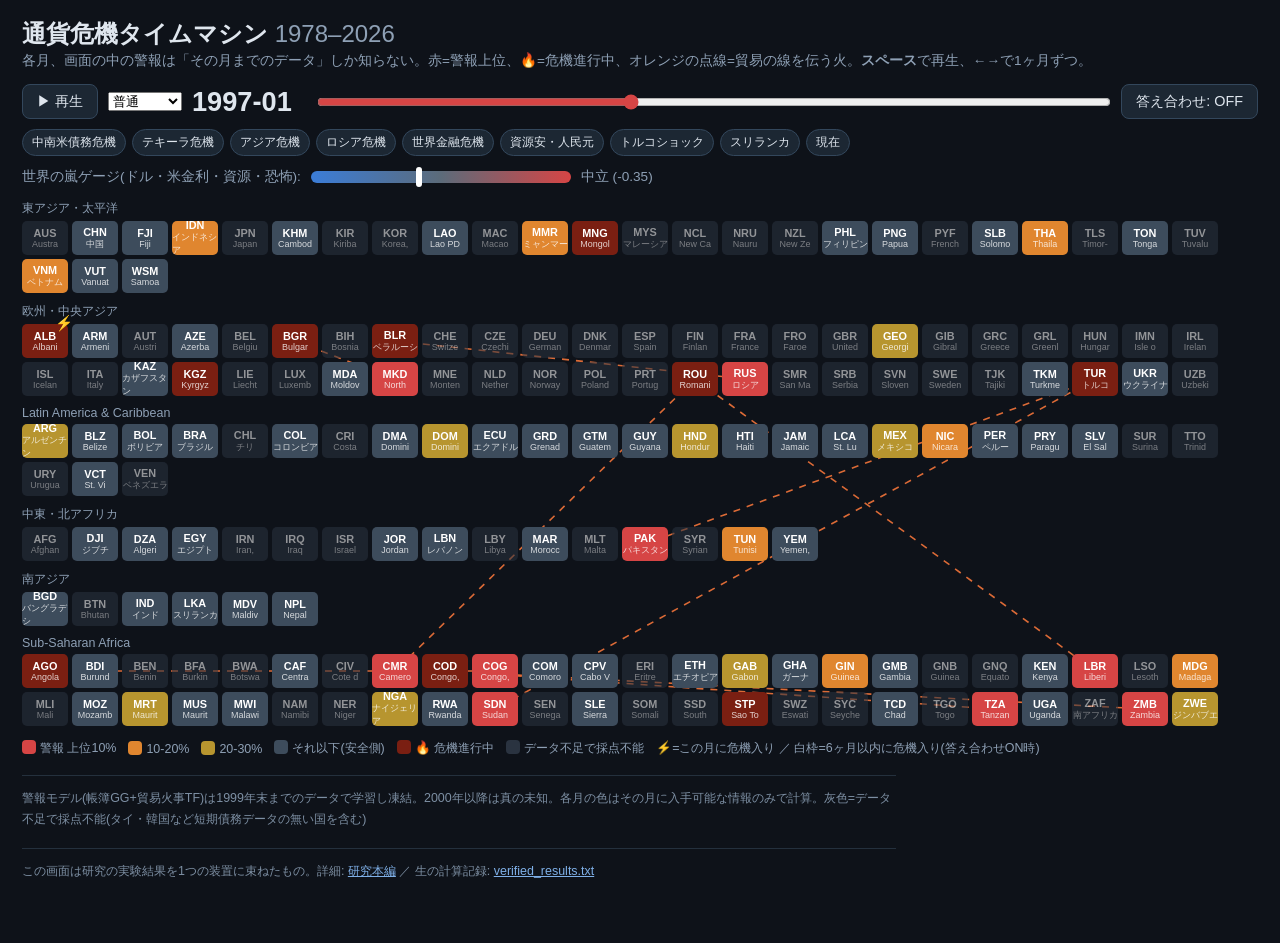
<file: docs/timemachine.html>
<!DOCTYPE html><html lang="ja"><head><meta charset="utf-8">
<meta name="viewport" content="width=device-width, initial-scale=1">
<title>通貨危機タイムマシン 1978–2026</title>
<style>
*{box-sizing:border-box;margin:0;padding:0}
body{font-family:-apple-system,"Hiragino Kaku Gothic ProN","Noto Sans JP",Meiryo,sans-serif;background:#0e1219;color:#dfe6ee;padding:18px 22px 60px}
h1{font-size:1.5rem;margin-bottom:2px}
.sub{color:#8ea0b5;font-size:.85rem;margin-bottom:14px}
.bar{display:flex;flex-wrap:wrap;gap:10px;align-items:center;margin-bottom:10px}
button{background:#1c2733;color:#dfe6ee;border:1px solid #33475c;border-radius:8px;padding:7px 14px;cursor:pointer;font-size:.9rem}
button:hover{background:#26364a}
button.on{background:#d64545;border-color:#d64545;color:#fff}
#month{font-size:1.7rem;font-weight:800;min-width:7.2rem;font-variant-numeric:tabular-nums}
input[type=range]{flex:1;min-width:220px;accent-color:#d64545}
.eps{display:flex;flex-wrap:wrap;gap:6px;margin-bottom:12px}
.eps button{font-size:.78rem;padding:4px 9px;border-radius:999px}
.gauge{display:flex;align-items:center;gap:10px;margin-bottom:14px;font-size:.85rem;color:#8ea0b5}
.gtrack{width:260px;height:12px;background:linear-gradient(90deg,#3b7dd8,#5c6b7a,#d64545);border-radius:6px;position:relative}
.gdot{position:absolute;top:-4px;width:6px;height:20px;background:#fff;border-radius:3px;transform:translateX(-3px)}
#world{position:relative}
.region{margin-bottom:10px}
.rtitle{font-size:.78rem;color:#8ea0b5;margin:6px 0 4px}
.tiles{display:flex;flex-wrap:wrap;gap:4px}
.tile{width:46px;height:34px;border-radius:5px;display:flex;flex-direction:column;align-items:center;justify-content:center;font-size:.68rem;font-weight:700;color:#fff;cursor:default;position:relative;transition:background .15s}
.tile small{font-weight:400;font-size:.56rem;opacity:.8}
.tile.onset-soon{outline:2px solid #fff;outline-offset:1px}
.tile.onset-now::after{content:"⚡";position:absolute;top:-9px;right:-5px;font-size:.9rem}
@keyframes burn{0%,100%{box-shadow:0 0 4px 1px #ff5a3c}50%{box-shadow:0 0 12px 4px #ff5a3c}}
.tile.burning{animation:burn 1.1s infinite}
#arcs{position:absolute;inset:0;pointer-events:none;overflow:visible}
#tip{position:fixed;background:#1c2733;border:1px solid #33475c;border-radius:8px;padding:8px 12px;font-size:.8rem;pointer-events:none;display:none;z-index:9;max-width:260px}
.legend{display:flex;flex-wrap:wrap;gap:12px;margin:14px 0;font-size:.78rem;color:#8ea0b5;align-items:center}
.sw{display:inline-block;width:14px;height:14px;border-radius:4px;margin-right:4px;vertical-align:-2px}
.note{font-size:.78rem;color:#7d8fa3;line-height:1.7;border-top:1px solid #24303d;padding-top:12px;margin-top:18px;max-width:70em}
a{color:#7fb0e8}
@keyframes dash{to{stroke-dashoffset:-14}}
#arcs line{stroke:#ff7a3c;stroke-width:1.6;stroke-dasharray:7 7;animation:dash .7s linear infinite;opacity:.85}
</style></head><body>
<h1>通貨危機タイムマシン <span style="color:#8ea0b5;font-weight:400">1978–2026</span></h1>
<p class="sub">各月、画面の中の警報は「その月までのデータ」しか知らない。赤=警報上位、🔥=危機進行中、オレンジの点線=貿易の線を伝う火。<b>スペース</b>で再生、<b>←→</b>で1ヶ月ずつ。</p>
<div class="bar">
  <button id="play">▶ 再生</button>
  <select id="spd"><option value="220">ゆっくり</option><option value="110" selected>普通</option><option value="45">速い</option></select>
  <div id="month">1978-01</div>
  <input type="range" id="slider" min="0" value="0">
  <button id="ans">答え合わせ: OFF</button>
</div>
<div class="eps" id="eps"></div>
<div class="gauge">世界の嵐ゲージ(ドル・米金利・資源・恐怖):<div class="gtrack"><div class="gdot" id="gdot"></div></div><span id="gval"></span></div>
<div id="world"><svg id="arcs"></svg></div>
<div class="legend">
  <span><span class="sw" style="background:#d64545"></span>警報 上位10%</span>
  <span><span class="sw" style="background:#e0862f"></span>10-20%</span>
  <span><span class="sw" style="background:#b7952f"></span>20-30%</span>
  <span><span class="sw" style="background:#3d4c5c"></span>それ以下(安全側)</span>
  <span><span class="sw" style="background:#7a1f12"></span>🔥 危機進行中</span>
  <span><span class="sw" style="background:#2a3340"></span>データ不足で採点不能</span>
  <span>⚡=この月に危機入り ／ 白枠=6ヶ月以内に危機入り(答え合わせON時)</span>
</div>
<p class="note" id="note"></p>
<p class="note">この画面は研究の実験結果を1つの装置に束ねたもの。詳細: <a href="index.html">研究本編</a> ／ 生の計算記録: <a href="data/verified_results.txt">verified_results.txt</a></p>
<div id="tip"></div>
<script>
const REGJP = {"Latin America & Caribbean":"中南米・カリブ","Sub-Saharan Africa":"サブサハラ・アフリカ","Europe & Central Asia":"欧州・中央アジア","Middle East, North Africa, Afghanistan & Pakistan":"中東・北アフリカ","Middle East & North Africa":"中東・北アフリカ","East Asia & Pacific":"東アジア・太平洋","South Asia":"南アジア","North America":"北米"};
const EPISODES = [["1982-08","中南米債務危機"],["1994-12","テキーラ危機"],["1997-07","アジア危機"],["1998-08","ロシア危機"],["2008-10","世界金融危機"],["2015-01","資源安・人民元"],["2018-08","トルコショック"],["2022-05","スリランカ"],["latest","現在"]];
let D=null,t=0,timer=null,answer=false;
const el=id=>document.getElementById(id);
fetch('data/timemachine.json').then(r=>r.json()).then(d=>{D=d;init();});
function color(ch){
  if(ch==='.')return'#2a3340';
  if(ch==='X')return'#7a1f12';
  const k=+ch;
  return k===0?'#d64545':k===1?'#e0862f':k===2?'#b7952f':'#3d4c5c';
}
function init(){
  el('slider').max=D.months.length-1;
  const regs={};
  D.isos.forEach((c,ix)=>{const r=D.region[c]||'?';(regs[r]=regs[r]||[]).push(c);});
  const world=el('world');
  Object.keys(regs).sort().forEach(r=>{
    if(r==='?'||r==='Aggregates')return;
    const div=document.createElement('div');div.className='region';
    div.innerHTML=`<div class="rtitle">${REGJP[r]||r}</div>`;
    const tl=document.createElement('div');tl.className='tiles';
    regs[r].sort().forEach(c=>{
      const d=document.createElement('div');d.className='tile';d.id='t_'+c;
      d.innerHTML=`${c}<small>${(D.jp[c]||D.names[c]||'').slice(0,6)}</small>`;
      d.onmousemove=e=>tip(e,c);d.onmouseleave=()=>el('tip').style.display='none';
      tl.appendChild(d);
    });
    div.appendChild(tl);world.appendChild(div);
  });
  EPISODES.forEach(([m,nm])=>{
    const b=document.createElement('button');b.textContent=nm;
    b.onclick=()=>{go(m==='latest'?D.months.length-1:D.months.indexOf(m));};
    el('eps').appendChild(b);
  });
  el('note').textContent=D.note;
  el('slider').oninput=e=>go(+e.target.value);
  el('play').onclick=toggle;
  el('ans').onclick=()=>{answer=!answer;el('ans').textContent='答え合わせ: '+(answer?'ON':'OFF');el('ans').classList.toggle('on',answer);render();};
  document.onkeydown=e=>{
    if(e.key===' '){e.preventDefault();toggle();}
    if(e.key==='ArrowRight')go(t+1);
    if(e.key==='ArrowLeft')go(t-1);
  };
  onresize=()=>render();
  go(D.months.indexOf('1997-01')>=0?D.months.indexOf('1997-01'):0);
}
function toggle(){
  if(timer){clearInterval(timer);timer=null;el('play').textContent='▶ 再生';}
  else{timer=setInterval(()=>{if(t>=D.months.length-1)toggle();else go(t+1);},+el('spd').value);el('play').textContent='⏸ 停止';}
}
function go(k){t=Math.max(0,Math.min(D.months.length-1,k));el('slider').value=t;render();}
function onsetIdx(c){return(D.onsets[c]||[]).map(m=>D.months.indexOf(m));}
function render(){
  const mo=D.months[t];el('month').textContent=mo;
  const st=D.states[t];
  const g=D.gsi[t];
  el('gdot').style.left=g==null?'50%':`${Math.max(2,Math.min(98,50+g*24))}%`;
  el('gval').textContent=g==null?'—':(g>=0.5?'嵐':g<=-0.5?'凪':'中立')+` (${g>0?'+':''}${g})`;
  D.isos.forEach((c,ix)=>{
    const d=el('t_'+c);if(!d)return;
    const ch=st[ix];
    d.style.background=color(ch);
    d.style.opacity=ch==='.'?0.55:1;
    d.classList.toggle('burning',ch==='X');
    const oi=onsetIdx(c);
    d.classList.toggle('onset-now',oi.includes(t));
    d.classList.toggle('onset-soon',answer&&oi.some(x=>x>t&&x<=t+6));
  });
  // 火の弧: 上位10%の国 ← 燃えている主要相手
  const svg=el('arcs');svg.innerHTML='';
  const wr=el('world').getBoundingClientRect();
  svg.setAttribute('width',wr.width);svg.setAttribute('height',wr.height);
  (D.top[mo]||[]).forEach(([c,gg,tf,bp])=>{
    if(!bp||tf<=0)return;
    const a=el('t_'+bp),b=el('t_'+c);if(!a||!b)return;
    const ra=a.getBoundingClientRect(),rb=b.getBoundingClientRect();
    const l=document.createElementNS('http://www.w3.org/2000/svg','line');
    l.setAttribute('x1',ra.left-wr.left+ra.width/2);l.setAttribute('y1',ra.top-wr.top+ra.height/2);
    l.setAttribute('x2',rb.left-wr.left+rb.width/2);l.setAttribute('y2',rb.top-wr.top+rb.height/2);
    svg.appendChild(l);
  });
}
function tip(e,c){
  const mo=D.months[t];const info=(D.top[mo]||[]).find(x=>x[0]===c);
  const ix=D.isos.indexOf(c);const ch=D.states[t][ix];
  let s=`<b>${D.jp[c]||D.names[c]}</b> (${c})<br>`;
  if(ch==='.')s+='この月はデータ不足で採点できない';
  else if(ch==='X')s+='🔥 危機進行中(通貨暴落の最中)';
  else s+=`警報順位: 上位${(+ch)*10}〜${(+ch)*10+10}%帯`;
  if(info)s+=`<br>借金÷貯金=${info[1]} ／ 貿易火事=${info[2]}%`+(info[3]?`<br>主な火元: ${D.jp[info[3]]||D.names[info[3]]||info[3]}`:'');
  const oi=onsetIdx(c);
  if(answer&&oi.some(x=>x>t&&x<=t+6))s+='<br>⚠ この後6ヶ月以内に危機入り';
  const tp=el('tip');tp.innerHTML=s;tp.style.display='block';
  tp.style.left=Math.min(innerWidth-280,e.clientX+14)+'px';tp.style.top=(e.clientY+14)+'px';
}
</script></body></html>
</file>
<file: docs/style.css>
/* Southeast Asia as a Predictive Mirror — Academic White Theme */

:root {
  --bg: #ffffff;
  --fg: #1a1a1a;
  --fg-sub: #555555;
  --fg-mute: #888888;
  --line: #e5e5e5;
  --line-soft: #f0f0f0;
  --accent-l: #2563eb;  /* L (visible/convenience) blue */
  --accent-r: #dc2626;  /* R (invisible/cost) red */
  --accent-neutral: #6b7280;
  --hl: #fef9c3;        /* highlight */
  --serif: 'Crimson Pro', 'Noto Serif JP', Georgia, serif;
  --sans: 'Inter', 'Noto Sans JP', -apple-system, 'Segoe UI', sans-serif;
  --mono: 'JetBrains Mono', 'SF Mono', Consolas, monospace;
}

* { box-sizing: border-box; }

html {
  scroll-behavior: smooth;
  font-size: 16px;
}

/* ---------- Top navigation (sticky tabs) ---------- */

.topnav {
  position: sticky;
  top: 0;
  z-index: 1000;
  background: rgba(255, 255, 255, 0.96);
  backdrop-filter: blur(10px);
  -webkit-backdrop-filter: blur(10px);
  border-bottom: 1px solid var(--line);
  padding: 12px 24px;
  display: flex;
  gap: 20px;
  align-items: center;
}

.topnav .brand {
  font-family: var(--serif);
  font-size: 1rem;
  font-weight: 600;
  color: var(--fg);
  text-decoration: none;
  margin-right: auto;
  letter-spacing: -0.01em;
}

.topnav .brand:hover {
  color: var(--accent-r);
}

.topnav a.tab {
  font-family: var(--mono);
  font-size: 0.72rem;
  letter-spacing: 0.15em;
  text-transform: uppercase;
  color: var(--fg-mute);
  text-decoration: none;
  padding: 6px 14px;
  border-radius: 3px;
  transition: color 0.2s, background 0.2s;
}

.topnav a.tab:hover {
  color: var(--fg);
  background: var(--line-soft);
  text-decoration: none;
}

.topnav a.tab.active {
  color: var(--accent-r);
  background: #fef2f2;
}

.topnav a.ext {
  font-family: var(--mono);
  font-size: 0.68rem;
  letter-spacing: 0.12em;
  color: var(--fg-mute);
  text-decoration: none;
  border: 1px solid var(--line);
  padding: 5px 11px;
  border-radius: 3px;
  transition: border-color 0.2s, color 0.2s;
}

.topnav a.ext:hover {
  border-color: var(--fg-sub);
  color: var(--fg);
  text-decoration: none;
}

@media (max-width: 700px) {
  .topnav { padding: 10px 16px; gap: 10px; flex-wrap: wrap; }
  .topnav .brand { font-size: 0.9rem; }
  .topnav a.tab { padding: 5px 10px; font-size: 0.68rem; letter-spacing: 0.1em; }
  .topnav a.ext { display: none; }
}

body {
  margin: 0;
  padding: 0;
  background: var(--bg);
  color: var(--fg);
  font-family: var(--sans);
  line-height: 1.7;
  -webkit-font-smoothing: antialiased;
}

/* ---------- Layout ---------- */

main {
  max-width: 900px;
  margin: 0 auto;
  padding: 0 24px;
}

section {
  padding: 96px 0;
  border-bottom: 1px solid var(--line-soft);
  /* Sections are visible by default. Fade-in is opt-in via .needs-fade
     class plus a JS observer (currently only index uses it via viz.js).
     Without this default, pages without viz.js (petri/temporal) showed
     blank below the hero. */
}

section.needs-fade {
  opacity: 0;
  transform: translateY(20px);
  transition: opacity 0.7s ease, transform 0.7s ease;
}

section.needs-fade.visible,
section.visible {
  opacity: 1;
  transform: translateY(0);
}

section:last-child {
  border-bottom: none;
}

/* ---------- Hero ---------- */

.hero {
  min-height: 92vh;
  display: flex;
  flex-direction: column;
  justify-content: center;
  padding-top: 64px;
  opacity: 1;
  transform: none;
  border-bottom: 1px solid var(--line);
}

.hero .tag {
  font-size: 0.78rem;
  letter-spacing: 0.18em;
  color: var(--fg-mute);
  text-transform: uppercase;
  margin-bottom: 24px;
  font-weight: 500;
}

.hero h1 {
  font-family: var(--serif);
  font-size: clamp(2.2rem, 5.5vw, 3.6rem);
  font-weight: 600;
  line-height: 1.2;
  margin: 0 0 16px 0;
  letter-spacing: -0.01em;
}

.hero h1 .accent {
  color: var(--accent-r);
}

.hero .subtitle {
  font-family: var(--serif);
  font-size: clamp(1.1rem, 2.3vw, 1.4rem);
  color: var(--fg-sub);
  font-style: italic;
  margin: 0 0 32px 0;
  max-width: 720px;
}

.hero .pitch {
  font-size: 1.05rem;
  color: var(--fg);
  max-width: 680px;
  margin: 0 0 40px 0;
}

.hero .meta {
  font-size: 0.85rem;
  color: var(--fg-mute);
  margin-top: 48px;
  padding-top: 24px;
  border-top: 1px solid var(--line);
  display: flex;
  flex-wrap: wrap;
  gap: 24px;
}

.hero .meta strong {
  font-weight: 600;
  color: var(--fg-sub);
}

.scroll-hint {
  position: absolute;
  bottom: 32px;
  left: 50%;
  transform: translateX(-50%);
  font-size: 0.75rem;
  color: var(--fg-mute);
  letter-spacing: 0.2em;
  animation: bounce 2.4s infinite;
}

@keyframes bounce {
  0%, 100% { transform: translateX(-50%) translateY(0); opacity: 0.6; }
  50% { transform: translateX(-50%) translateY(8px); opacity: 1; }
}

/* ---------- Section Headers ---------- */

.section-num {
  font-family: var(--mono);
  font-size: 0.75rem;
  color: var(--fg-mute);
  letter-spacing: 0.18em;
  margin-bottom: 12px;
  display: block;
}

section h2 {
  font-family: var(--serif);
  font-size: clamp(1.7rem, 3.6vw, 2.4rem);
  font-weight: 600;
  margin: 0 0 12px 0;
  line-height: 1.25;
  letter-spacing: -0.005em;
}

section h3 {
  font-family: var(--serif);
  font-size: 1.3rem;
  font-weight: 600;
  margin: 40px 0 12px 0;
  color: var(--fg);
}

.lede {
  font-size: 1.05rem;
  color: var(--fg-sub);
  font-style: italic;
  margin: 0 0 40px 0;
  max-width: 700px;
}

/* ---------- Country code legend ---------- */

.country-key {
  margin: 20px 0 36px 0;
  padding: 16px 20px;
  background: var(--line-soft);
  border-radius: 4px;
  font-size: 0.85rem;
}

.country-key .key-title {
  font-family: var(--mono);
  font-size: 0.7rem;
  letter-spacing: 0.15em;
  color: var(--fg-mute);
  margin-bottom: 12px;
  text-transform: uppercase;
}

.country-key .key-grid {
  display: grid;
  grid-template-columns: repeat(auto-fit, minmax(140px, 1fr));
  gap: 6px 16px;
  color: var(--fg-sub);
}

.country-key .key-grid b {
  font-family: var(--mono);
  font-weight: 600;
  color: var(--accent-l);
  margin-right: 6px;
}

/* ---------- Plain-Japanese explanation box ---------- */

.plain-jp {
  background: #fffbeb;
  border-left: 3px solid #f59e0b;
  padding: 18px 22px;
  margin: 8px 0 36px 0;
  font-size: 0.95rem;
  color: var(--fg);
  line-height: 1.8;
  border-radius: 0 4px 4px 0;
}

.plain-jp::before {
  content: "ざっくり言うと";
  display: block;
  font-family: var(--mono);
  font-size: 0.7rem;
  letter-spacing: 0.18em;
  color: #92400e;
  font-weight: 600;
  margin-bottom: 10px;
}

.plain-jp p {
  margin: 0 0 8px 0;
}

.plain-jp p:last-child {
  margin-bottom: 0;
}

.plain-jp strong {
  color: var(--accent-r);
  font-weight: 600;
}

.plain-jp .caveat {
  background: #fef2f2;
  border-left: 3px solid #dc2626;
  padding: 10px 14px;
  margin-top: 10px;
  font-size: 0.9rem;
  color: var(--fg-sub);
}

.pitch-caveat {
  display: block;
  margin-top: 12px;
  font-size: 0.82rem;
  line-height: 1.6;
  color: var(--fg-mute);
  opacity: 0.85;
}

/* ----- concept diagrams (SVG) ----- */
.concept-fig {
  margin: 22px 0 6px 0;
  padding: 16px;
  background: #fff;
  border: 1px solid var(--line);
  border-radius: 6px;
}

.concept-fig svg {
  width: 100%;
  height: auto;
  display: block;
}

.concept-fig figcaption {
  margin-top: 10px;
  font-size: 0.8rem;
  color: var(--fg-mute);
  text-align: center;
}

/* ---------- Hypothesis Cards ---------- */

.hypothesis {
  border: 1px solid var(--line);
  border-radius: 4px;
  padding: 28px 32px;
  margin: 32px 0;
  background: var(--bg);
}

.hypothesis .hyp-id {
  font-size: 0.78rem;
  letter-spacing: 0.05em;
  color: var(--accent-l);
  font-weight: 600;
  display: inline-block;
  padding: 4px 12px;
  background: #eff6ff;
  border-radius: 3px;
  margin-bottom: 16px;
}

.punchline {
  font-size: 1.0rem;
  font-weight: 500;
  color: var(--fg);
  background: var(--line-soft);
  border-radius: 4px;
  padding: 14px 18px;
  margin: 16px 0 16px 0;
  border-left: 3px solid var(--accent-l);
  line-height: 1.7;
}

.punchline::before {
  content: "👉 一言で言うと: ";
  color: var(--accent-l);
  font-weight: 600;
  font-size: 0.85rem;
}

.hypothesis.shadow .punchline {
  border-left-color: var(--accent-r);
}

.hypothesis.shadow .punchline::before {
  color: var(--accent-r);
}

.hypothesis h3 {
  margin-top: 0;
  font-size: 1.15rem;
  font-family: var(--sans);
  font-weight: 600;
}

.hypothesis .claim {
  font-size: 0.95rem;
  margin: 12px 0 24px 0;
  color: var(--fg-sub);
}

.hypothesis .finding {
  margin-top: 20px;
  padding: 16px 20px;
  background: var(--line-soft);
  border-left: 3px solid var(--accent-l);
  font-size: 0.92rem;
}

.hypothesis .finding strong {
  color: var(--accent-l);
}

.hypothesis.shadow .hyp-id {
  color: var(--accent-r);
  background: #fef2f2;
}

.hypothesis.shadow .finding {
  border-left-color: var(--accent-r);
}

.hypothesis.shadow .finding strong {
  color: var(--accent-r);
}

/* ---------- Chart Container ---------- */

.chart-box {
  position: relative;
  height: 360px;
  margin: 20px 0;
}

.chart-box.tall {
  height: 480px;
}

.chart-caption {
  font-size: 0.78rem;
  color: var(--fg-mute);
  margin-top: 8px;
  font-style: italic;
}

/* ---------- Framework Diagram ---------- */

.adjunction {
  display: grid;
  grid-template-columns: 1fr 60px 1fr;
  gap: 24px;
  align-items: center;
  margin: 40px 0;
  padding: 32px 24px;
  background: var(--line-soft);
  border-radius: 4px;
}

.adjunction .pole {
  text-align: center;
}

.adjunction .pole .label {
  font-family: var(--mono);
  font-size: 0.85rem;
  letter-spacing: 0.1em;
  margin-bottom: 12px;
}

.adjunction .pole.L .label { color: var(--accent-l); }
.adjunction .pole.R .label { color: var(--accent-r); }

.adjunction .pole .title {
  font-family: var(--serif);
  font-size: 1.2rem;
  font-weight: 600;
  margin: 0 0 8px 0;
}

.adjunction .pole .desc {
  font-size: 0.85rem;
  color: var(--fg-sub);
}

.adjunction .arrow {
  font-family: var(--mono);
  font-size: 1.5rem;
  text-align: center;
  color: var(--fg-mute);
}

/* ---------- Tables ---------- */

table {
  width: 100%;
  border-collapse: collapse;
  margin: 24px 0;
  font-size: 0.88rem;
}

th, td {
  text-align: left;
  padding: 10px 12px;
  border-bottom: 1px solid var(--line);
}

th {
  font-weight: 600;
  color: var(--fg-sub);
  font-size: 0.78rem;
  letter-spacing: 0.05em;
  text-transform: uppercase;
}

td.num {
  font-family: var(--mono);
  text-align: right;
}

/* ---------- Lists ---------- */

ul.clean {
  list-style: none;
  padding-left: 0;
}

ul.clean li {
  padding: 8px 0;
  border-bottom: 1px solid var(--line-soft);
  display: flex;
  gap: 16px;
}

ul.clean li::before {
  content: "→";
  color: var(--fg-mute);
  flex-shrink: 0;
}

/* ---------- Footer ---------- */

footer {
  padding: 64px 24px;
  text-align: center;
  font-size: 0.82rem;
  color: var(--fg-mute);
  border-top: 1px solid var(--line);
}

footer a {
  color: var(--fg-sub);
  text-decoration: underline;
  text-underline-offset: 3px;
}

/* ---------- Misc ---------- */

code {
  font-family: var(--mono);
  font-size: 0.85em;
  padding: 2px 6px;
  background: var(--line-soft);
  border-radius: 3px;
}

a {
  color: var(--accent-l);
  text-decoration: none;
}

a:hover {
  text-decoration: underline;
  text-underline-offset: 3px;
}

.toc {
  position: fixed;
  top: 50%;
  right: 24px;
  transform: translateY(-50%);
  font-family: var(--mono);
  font-size: 0.72rem;
  letter-spacing: 0.1em;
  color: var(--fg-mute);
  z-index: 100;
}

.toc a {
  display: block;
  color: var(--fg-mute);
  padding: 6px 0;
  text-decoration: none;
  transition: color 0.2s;
}

.toc a:hover, .toc a.active {
  color: var(--accent-r);
}

@media (max-width: 1100px) {
  .toc { display: none; }
}

/* ---------- Petri net page specific ---------- */

.petri-diagram {
  background: var(--line-soft);
  padding: 24px;
  border-radius: 4px;
  margin: 24px 0;
  text-align: center;
  overflow-x: auto;
}

.petri-diagram svg {
  max-width: 100%;
  height: auto;
}

.petri-caption {
  font-size: 0.82rem;
  color: var(--fg-mute);
  margin-top: 10px;
  font-style: italic;
}

.heyting-ladder {
  display: grid;
  grid-template-columns: repeat(4, 1fr);
  gap: 12px;
  margin: 24px 0;
}

.heyting-ladder .rung {
  border: 1px solid var(--line);
  padding: 16px 12px;
  border-radius: 4px;
  text-align: center;
  background: var(--bg);
}

.heyting-ladder .rung .level {
  font-family: var(--mono);
  font-size: 0.78rem;
  color: var(--accent-l);
  font-weight: 600;
  margin-bottom: 6px;
}

.heyting-ladder .rung .label {
  font-family: var(--serif);
  font-size: 0.92rem;
  color: var(--fg);
  margin-bottom: 4px;
}

.heyting-ladder .rung .meaning {
  font-size: 0.78rem;
  color: var(--fg-sub);
}

.heyting-ladder .rung.r0 .level { color: var(--fg-mute); }
.heyting-ladder .rung.r1 .level { color: #c2410c; }
.heyting-ladder .rung.r2 .level { color: #7c3aed; }
.heyting-ladder .rung.r3 .level { color: var(--accent-r); }

.note-link-grid {
  display: grid;
  grid-template-columns: repeat(auto-fit, minmax(220px, 1fr));
  gap: 12px;
  margin: 24px 0;
}

.note-link-grid a {
  display: block;
  border: 1px solid var(--line);
  padding: 14px 18px;
  border-radius: 4px;
  background: var(--bg);
  text-decoration: none;
  color: var(--fg);
  transition: border-color 0.2s, background 0.2s;
}

.note-link-grid a:hover {
  border-color: var(--accent-l);
  background: var(--line-soft);
  text-decoration: none;
}

.note-link-grid a .id {
  font-family: var(--mono);
  font-size: 0.7rem;
  color: var(--accent-l);
  margin-bottom: 6px;
  letter-spacing: 0.1em;
}

.note-link-grid a .title {
  font-size: 0.9rem;
  color: var(--fg);
}

/* ---------- Prediction pair (temporal) ---------- */

.pair-card {
  border: 1px solid var(--line);
  border-radius: 4px;
  padding: 24px 28px;
  margin: 28px 0;
  background: var(--bg);
}

.pair-card .pair-label {
  font-family: var(--mono);
  font-size: 0.72rem;
  letter-spacing: 0.15em;
  color: var(--accent-r);
  text-transform: uppercase;
  margin-bottom: 14px;
  font-weight: 600;
}

.pair-card .pair-title {
  font-family: var(--serif);
  font-size: 1.15rem;
  font-weight: 600;
  margin: 0 0 18px 0;
}

.pair-card .pair-timeline {
  display: grid;
  grid-template-columns: minmax(140px, 1fr) auto minmax(140px, 1fr);
  gap: 14px;
  align-items: stretch;
  margin: 18px 0 12px 0;
}

.pair-card .pair-event {
  border-left: 3px solid var(--line);
  padding: 10px 14px;
  background: var(--line-soft);
  border-radius: 0 3px 3px 0;
}

.pair-card .pair-event.ea {
  border-left-color: var(--accent-r);
}

.pair-card .pair-event.developed {
  border-left-color: var(--accent-l);
}

.pair-card .pair-event .year {
  font-family: var(--mono);
  font-size: 0.8rem;
  font-weight: 600;
  color: var(--fg-mute);
  display: block;
  margin-bottom: 4px;
}

.pair-card .pair-event .event-name {
  font-weight: 600;
  font-size: 0.95rem;
  margin-bottom: 2px;
}

.pair-card .pair-event .region {
  font-size: 0.75rem;
  color: var(--fg-mute);
  margin-bottom: 6px;
}

.pair-card .pair-event .summary {
  font-size: 0.85rem;
  color: var(--fg-sub);
  line-height: 1.5;
}

.pair-card .pair-arrow {
  display: flex;
  flex-direction: column;
  align-items: center;
  justify-content: center;
  padding: 0 8px;
  min-width: 70px;
}

.pair-card .pair-arrow .arrow-line {
  font-family: var(--mono);
  font-size: 1.4rem;
  color: var(--fg-mute);
  line-height: 1;
}

.pair-card .pair-arrow .lag {
  font-family: var(--mono);
  font-size: 0.78rem;
  font-weight: 700;
  color: var(--accent-r);
  margin-top: 4px;
  white-space: nowrap;
}

.pair-card .pair-arrow .lag-note {
  font-size: 0.68rem;
  color: var(--fg-mute);
  margin-top: 2px;
}

.pair-card .pair-multi {
  display: flex;
  flex-direction: column;
  gap: 10px;
}

@media (max-width: 700px) {
  .pair-card .pair-timeline {
    grid-template-columns: 1fr;
  }
  .pair-card .pair-arrow {
    flex-direction: row;
    justify-content: flex-start;
    gap: 10px;
    padding: 6px 0;
  }
  .pair-card .pair-arrow .arrow-line {
    transform: rotate(90deg);
    display: inline-block;
  }
}

#prediction-pairs-container .pair-empty {
  color: var(--fg-mute);
  font-style: italic;
  padding: 16px;
}

/* ----- pair-table: translation functor F strict/lax classification ----- */
.pair-table {
  width: 100%;
  border-collapse: collapse;
  margin: 18px 0 24px 0;
  font-size: 0.92rem;
}

.pair-table th,
.pair-table td {
  border-bottom: 1px solid var(--line);
  padding: 12px 14px;
  text-align: left;
  vertical-align: top;
}

.pair-table thead th {
  border-bottom: 2px solid var(--fg);
  font-family: var(--mono);
  font-size: 0.72rem;
  letter-spacing: 0.12em;
  text-transform: uppercase;
  color: var(--fg-mute);
}

.pair-table tbody tr.strict   { background: rgba(8, 145, 178, 0.04); }
.pair-table tbody tr.quasi    { background: rgba(124, 58, 237, 0.04); }
.pair-table tbody tr.partial  { background: rgba(161, 98, 7, 0.04); }
.pair-table tbody tr.lax      { background: rgba(220, 38, 38, 0.04); }

.pair-table .badge {
  display: inline-block;
  padding: 3px 10px;
  border-radius: 3px;
  font-family: var(--mono);
  font-size: 0.72rem;
  font-weight: 600;
  letter-spacing: 0.06em;
  text-transform: lowercase;
}

.pair-table .badge.strict  { background: #0891b2; color: white; }
.pair-table .badge.quasi   { background: #7c3aed; color: white; }
.pair-table .badge.partial { background: #a16207; color: white; }
.pair-table .badge.lax     { background: #dc2626; color: white; }

/* ----- enriched computed verdicts (§T10.1) ----- */
.enriched-grid {
  display: grid;
  grid-template-columns: repeat(auto-fit, minmax(200px, 1fr));
  gap: 14px;
  margin: 18px 0;
}

.enriched-grid .enr-card {
  padding: 14px 16px;
  background: var(--line-soft);
  border-radius: 0 3px 3px 0;
  border-left: 4px solid var(--line);
}

.enriched-grid .enr-card.enr-strict  { border-left-color: #0891b2; }
.enriched-grid .enr-card.enr-lax      { border-left-color: #dc2626; }
.enriched-grid .enr-card.enr-partial  { border-left-color: #a16207; }

.enriched-grid .enr-name {
  font-family: var(--mono);
  font-size: 0.78rem;
  font-weight: 600;
  margin-bottom: 8px;
  line-height: 1.3;
}

.enriched-grid .enr-row {
  display: flex;
  justify-content: space-between;
  align-items: baseline;
  padding: 3px 0;
  border-bottom: 1px dotted var(--line);
}

.enriched-grid .enr-row:last-child { border-bottom: none; }

.enriched-grid .enr-lbl {
  font-family: var(--mono);
  font-size: 0.7rem;
  color: var(--fg-mute);
}

.enriched-grid .enr-val { font-size: 0.9rem; font-weight: 600; }

.enriched-grid .badge {
  display: inline-block;
  padding: 2px 9px;
  border-radius: 3px;
  font-family: var(--mono);
  font-size: 0.7rem;
  font-weight: 600;
  color: white;
}
.enriched-grid .badge.strict  { background: #0891b2; }
.enriched-grid .badge.lax      { background: #dc2626; }
.enriched-grid .badge.partial  { background: #a16207; }

.enriched-grid .enr-empty {
  grid-column: 1 / -1;
  color: var(--fg-mute);
  font-style: italic;
  padding: 16px;
}

@media (max-width: 700px) {
  .pair-table { font-size: 0.82rem; }
  .pair-table th,
  .pair-table td { padding: 8px 6px; }
}

/* ----- Writer H monad bridge cards (§P7) ----- */
.monad-bridge-grid {
  display: grid;
  grid-template-columns: repeat(auto-fit, minmax(180px, 1fr));
  gap: 14px;
  margin: 18px 0;
}

.monad-bridge-grid .bridge-card {
  padding: 16px 18px;
  background: var(--line-soft);
  border-radius: 0 3px 3px 0;
}

.monad-bridge-grid .bridge-backbone {
  font-family: var(--mono);
  font-size: 0.78rem;
  letter-spacing: 0.08em;
  color: var(--fg-mute);
  text-transform: uppercase;
  margin-bottom: 6px;
}

.monad-bridge-grid .bridge-log {
  font-size: 1.4rem;
  font-weight: 600;
  font-family: var(--mono);
}

.monad-bridge-grid .bridge-log code {
  background: transparent;
  padding: 0;
}

.monad-bridge-grid .bridge-note {
  grid-column: 1 / -1;
  font-size: 0.88rem;
  color: var(--fg-sub);
  padding: 8px 12px;
  border-top: 1px dashed var(--line);
}

.monad-bridge-grid .bridge-empty {
  grid-column: 1 / -1;
  color: var(--fg-mute);
  font-style: italic;
  padding: 16px;
}

/* ----- Centrality grid (§P4-D) ----- */
.centrality-grid {
  display: grid;
  grid-template-columns: repeat(auto-fit, minmax(220px, 1fr));
  gap: 14px;
  margin: 18px 0;
}

.centrality-grid .cent-card {
  padding: 14px 16px;
  background: var(--line-soft);
  border-radius: 0 3px 3px 0;
}

.centrality-grid .cent-key {
  font-family: var(--mono);
  font-size: 0.78rem;
  letter-spacing: 0.08em;
  font-weight: 700;
  color: var(--fg-mute);
  margin-bottom: 10px;
}

.centrality-grid .cent-metric {
  display: flex;
  justify-content: space-between;
  align-items: baseline;
  padding: 4px 0;
  border-bottom: 1px dotted var(--line);
}

.centrality-grid .cent-metric:last-child {
  border-bottom: none;
}

.centrality-grid .cent-metric .lbl {
  font-family: var(--mono);
  font-size: 0.72rem;
  color: var(--fg-mute);
}

.centrality-grid .cent-metric .val {
  font-size: 0.92rem;
  font-weight: 600;
}

.centrality-grid .cent-metric .val.mono {
  font-family: var(--mono);
  font-size: 0.82rem;
}

.centrality-grid .cent-empty {
  grid-column: 1 / -1;
  color: var(--fg-mute);
  font-style: italic;
  padding: 16px;
}

@media (max-width: 600px) {
  section { padding: 60px 0; }
  .hero { padding-top: 32px; }
  .adjunction {
    grid-template-columns: 1fr;
    text-align: center;
  }
  .adjunction .arrow { transform: rotate(90deg); }
}

/* ---------- Core spine (§00 — index lead / 5-min reader path) ---------- */

.core-claim {
  font-family: var(--serif);
  font-size: clamp(1.05rem, 2.2vw, 1.28rem);
  line-height: 1.62;
  padding: 24px 28px;
  margin: 8px 0 36px 0;
  border-left: 4px solid var(--accent-r);
  background: var(--line-soft);
  border-radius: 0 6px 6px 0;
}
.core-claim strong { color: var(--accent-r); font-weight: 600; }
.core-claim em { font-style: italic; }

.core-results {
  display: grid;
  grid-template-columns: repeat(auto-fit, minmax(240px, 1fr));
  gap: 16px;
  margin: 24px 0 32px 0;
}
.core-card {
  border: 1px solid var(--line);
  border-top: 3px solid var(--accent-l);
  border-radius: 4px;
  padding: 20px 22px;
  background: var(--bg);
  display: flex;
  flex-direction: column;
}
.core-card .core-k {
  font-family: var(--mono);
  font-size: 0.7rem;
  letter-spacing: 0.12em;
  color: var(--accent-l);
  text-transform: uppercase;
  margin-bottom: 10px;
}
.core-card h3 {
  font-family: var(--sans);
  font-size: 1.05rem;
  font-weight: 600;
  margin: 0 0 10px 0;
  line-height: 1.35;
}
.core-card p {
  font-size: 0.9rem;
  color: var(--fg-sub);
  margin: 0 0 14px 0;
  line-height: 1.65;
  flex: 1;
}
.core-card p strong { color: var(--fg); font-weight: 600; }
.core-card a {
  font-family: var(--mono);
  font-size: 0.76rem;
  color: var(--accent-l);
  margin-top: auto;
}

.method-honesty {
  border: 1px solid var(--line);
  border-left: 3px solid var(--accent-r);
  border-radius: 0 4px 4px 0;
  background: var(--bg);
  padding: 20px 24px;
  margin: 24px 0;
}
.method-honesty .mh-head {
  font-family: var(--mono);
  font-size: 0.72rem;
  letter-spacing: 0.1em;
  color: var(--accent-r);
  font-weight: 600;
  text-transform: uppercase;
  margin-bottom: 10px;
}
.method-honesty p {
  margin: 0 0 12px 0;
  font-size: 0.92rem;
  color: var(--fg);
  line-height: 1.75;
}
.method-honesty p strong { color: var(--accent-r); font-weight: 600; }
.method-honesty a { font-family: var(--mono); font-size: 0.78rem; }

.core-route {
  font-size: 0.88rem;
  color: var(--fg-mute);
  font-style: italic;
  margin-top: 20px;
}

/* ---------- Tier chips (core / context / appendix / rigor) ---------- */

.tier {
  display: inline-block;
  font-family: var(--mono);
  font-size: 0.62rem;
  letter-spacing: 0.1em;
  text-transform: uppercase;
  padding: 2px 8px;
  border-radius: 3px;
  margin-left: 10px;
  vertical-align: middle;
  font-weight: 600;
}
.tier.core     { background: #fef2f2; color: var(--accent-r); border: 1px solid #fecaca; }
.tier.context  { background: var(--line-soft); color: var(--fg-sub); border: 1px solid var(--line); }
.tier.appendix { background: var(--bg); color: var(--fg-mute); border: 1px solid var(--line); }
.tier.rigor    { background: #eff6ff; color: var(--accent-l); border: 1px solid #bfdbfe; }

@media (max-width: 600px) {
  .core-claim { padding: 18px 20px; }
  .method-honesty { padding: 16px 18px; }
}

/* ---------- Collapsible appendix (details) — temporal 等の重い理論を畳む ---------- */

details.appendix-fold {
  border: 1px solid var(--line);
  border-radius: 4px;
  margin: 24px 0;
  background: var(--line-soft);
}
details.appendix-fold > summary {
  cursor: pointer;
  padding: 16px 20px;
  font-family: var(--serif);
  font-size: 1.15rem;
  font-weight: 600;
  color: var(--fg-sub);
  list-style: none;
  display: flex;
  align-items: center;
  gap: 12px;
}
details.appendix-fold > summary::-webkit-details-marker { display: none; }
details.appendix-fold > summary::before {
  content: "▶";
  font-size: 0.7rem;
  color: var(--fg-mute);
  transition: transform 0.2s;
  flex-shrink: 0;
}
details.appendix-fold[open] > summary::before { transform: rotate(90deg); }
details.appendix-fold > summary:hover { color: var(--fg); }
details.appendix-fold > summary .fold-tag {
  font-family: var(--mono);
  font-size: 0.62rem;
  letter-spacing: 0.1em;
  text-transform: uppercase;
  padding: 2px 8px;
  border-radius: 3px;
  background: var(--bg);
  color: var(--fg-mute);
  border: 1px solid var(--line);
  margin-left: auto;
  font-weight: 600;
  white-space: nowrap;
}
details.appendix-fold > .fold-body {
  padding: 4px 20px 12px 20px;
}
</file>
